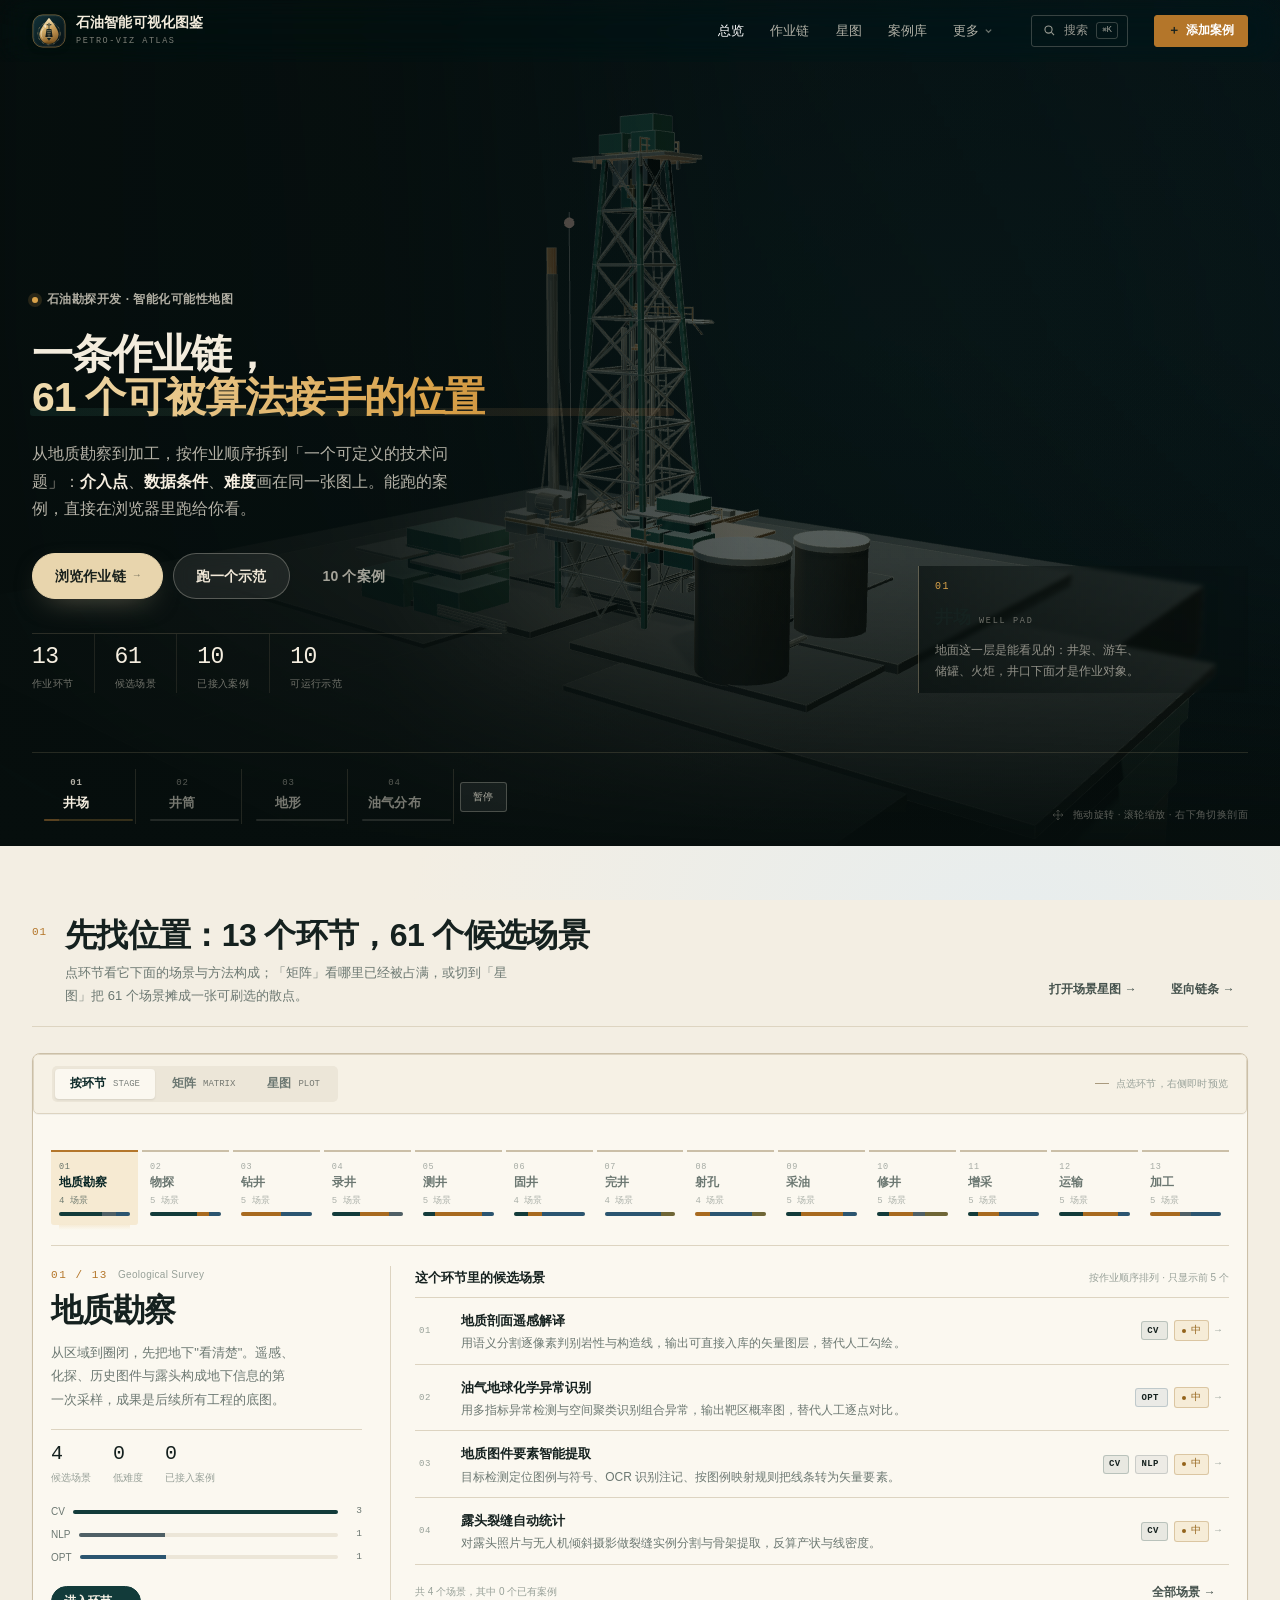
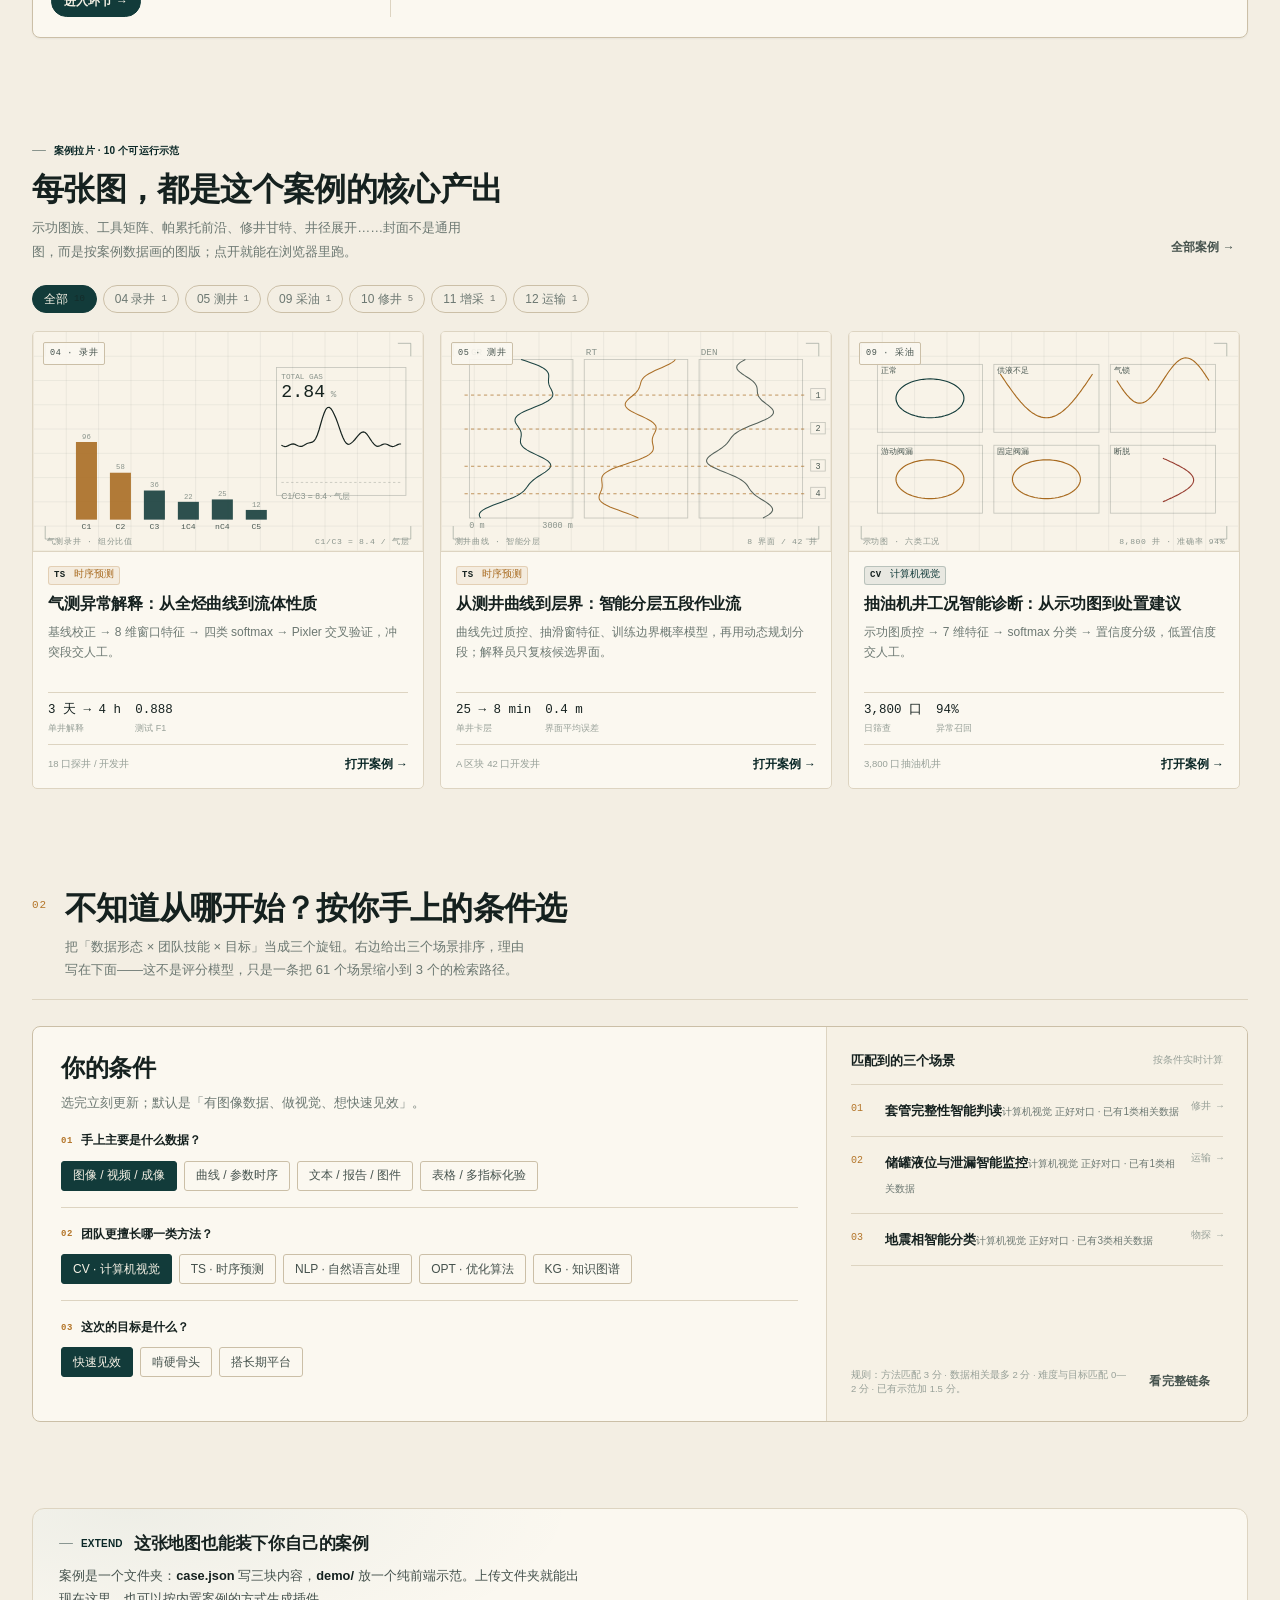
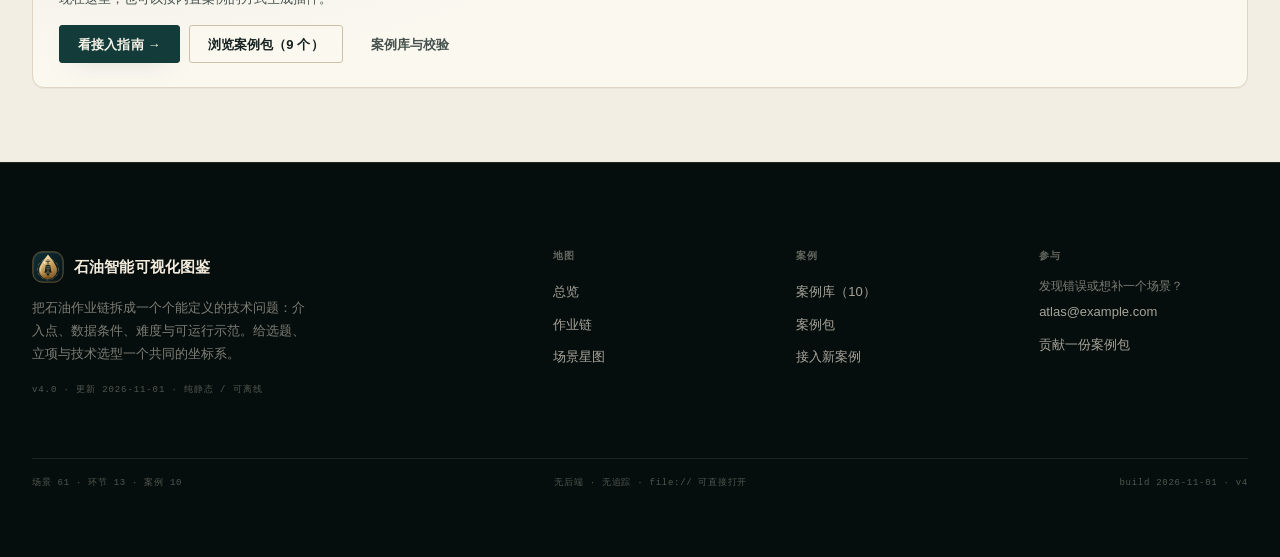
<file: index.html>
<!DOCTYPE html>
<html lang="zh-CN">
<head>
<meta charset="UTF-8">
<meta name="viewport" content="width=device-width, initial-scale=1">
<title>石油智能可视化图鉴</title>
<meta name="description" content="以图形直观呈现石油作业链上可被智能改造的候选场景：一图看懂技术介入点、数据条件与难度等级；带可运行的案例示范。">
<meta name="theme-color" content="#060f12">
<link rel="icon" type="image/svg+xml" href="assets/brand/logo.svg">
<meta http-equiv="Cache-Control" content="no-store, no-cache, must-revalidate">
<script>window.__BUILD__="2026-11-01 v4.0";</script>

<link rel="stylesheet" href="assets/core/tokens.css?v=20261101b">
<link rel="stylesheet" href="assets/core/layout.css?v=20261101b">
<link rel="stylesheet" href="assets/core/ui.css?v=20261101b">
<link rel="stylesheet" href="assets/core/v3.css?v=20261101b">
<link rel="stylesheet" href="assets/core/explore.css?v=20261101b">
</head>
<body>

<button class="skip-link" id="skip-link" type="button">跳到正文</button>
<script>document.getElementById('skip-link').addEventListener('click',function(){var m=document.querySelector('#view main')||document.getElementById('view');if(m){m.setAttribute('tabindex','-1');m.focus({preventScroll:false});}});</script>
<div id="route-line" class="route-line"></div>
<div id="view">
  <main class="wrap" style="padding:120px 0">
    <div class="empty"><b>正在加载</b>如果这行字一直不消失，说明脚本没有正确执行，
    请检查浏览器控制台。</div>
  </main>
</div>

<noscript>
  <div class="wrap" style="padding:80px 0">
    <div class="empty"><b>需要启用 JavaScript</b>本站是纯前端渲染的，所有页面由本地脚本生成。</div>
  </div>
</noscript>

<!-- =========================================================
     脚本加载顺序（改这里之前先读 docs/如何添加新案例.md）
     1. data.js         场景元数据
     2. registry.js     案例注册表
     3. kit.js          渲染工具箱
     4. cases/*         案例插件 —— 新增案例加在这一段
     5. case-demo-host  示范宿主（整页 iframe / 模块 Shadow DOM）
     6. case-upload     案例包导入（读 localStorage，必须在 shell 前）
     7. pack-library    案例包库页面（#/packs，导出/试跑）
     8. fx.js           首页动效（可选，失败不影响任何功能）
     9. admin.js        管理后台
    10. shell.js        外壳，必须最后
     ========================================================= -->
<script src="assets/data.js?v=20261101b"></script>
<script src="assets/core/registry.js?v=20261101b"></script>
<script src="assets/core/kit.js?v=20261101b"></script>

<script src="assets/cases/welllog-layer.case.js?v=20261101b"></script>
<script src="assets/cases/welllog-layer.demo.js?v=20261101b"></script>
<!-- ↑ 新案例加在这里：<script src="assets/cases/你的案例.case.js"></script> -->

<!-- CASES:BEGIN （本区块由 tools/build-cases.mjs 生成，勿手改） -->
<script src="assets/cases/casing-damage-cv.case.js?v=20261101b"></script>
<script src="assets/cases/fishing-tool-kg.case.js?v=20261101b"></script>
<script src="assets/cases/frac-optimize-opt.case.js?v=20261101b"></script>
<script src="assets/cases/gaslogging-fluid-ts.case.js?v=20261101b"></script>
<script src="assets/cases/pipeline-leak-ts.case.js?v=20261101b"></script>
<script src="assets/cases/pump-diagnosis-cv.case.js?v=20261101b"></script>
<script src="assets/cases/workover-duration-ts.case.js?v=20261101b"></script>
<script src="assets/cases/workover-plan-kg.case.js?v=20261101b"></script>
<script src="assets/cases/workover-risk-ts.case.js?v=20261101b"></script>
<!-- CASES:END -->

<!-- 上传的案例包（localStorage）在这里恢复注册，必须在 shell.js 之前 -->
<script src="assets/core/case-demo-host.js?v=20261101b"></script>
<script src="assets/core/case-upload.js?v=20261102a"></script>

<script src="assets/vendor/three.min.js?v=20261101b"></script>
<script src="assets/vendor/GLTFLoader.js?v=20261101b"></script>
<script src="assets/models/wellpad.glb.js?v=20261101b"></script>
<script src="assets/core/hero3d.js?v=20261101b"></script>
<script src="assets/core/pack-library.js?v=20261101b"></script>
<script src="assets/field/field-data.js?v=20261101b"></script>
<script src="assets/field/photos.js?v=20261101b"></script>
<script src="assets/core/plates.js?v=20261101b"></script>
<script src="assets/core/explore.js?v=20261101b"></script>
<script src="assets/core/v3.js?v=20261101b"></script>
<script src="assets/core/fx.js?v=20261101b"></script>
<script src="assets/core/admin.js?v=20261101b"></script>

<script src="assets/core/shell.js?v=20261101b"></script>

</body>
</html>
</file>
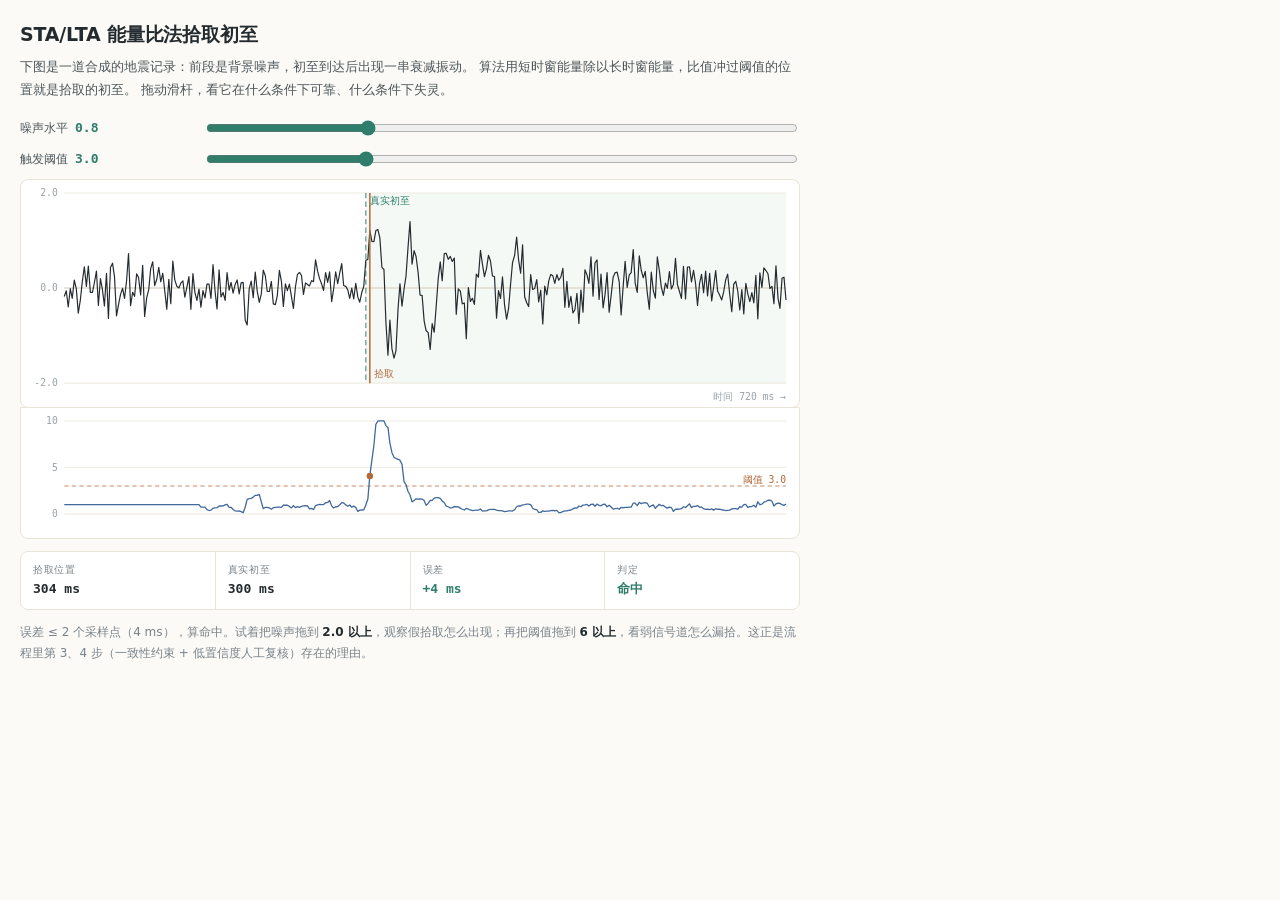
<file: firstbreak-pick-case/demo/index.html>
<!DOCTYPE html>
<html lang="zh-CN">
<head>
<meta charset="UTF-8">
<meta name="viewport" content="width=device-width, initial-scale=1">
<title>示范：STA/LTA 初至波自动拾取</title>
<link rel="stylesheet" href="demo.css">
</head>
<body>
<div class="panel">
  <h1>STA/LTA 能量比法拾取初至</h1>
  <p class="lead">下图是一道合成的地震记录：前段是背景噪声，初至到达后出现一串衰减振动。
  算法用短时窗能量除以长时窗能量，比值冲过阈值的位置就是拾取的初至。
  拖动滑杆，看它在什么条件下可靠、什么条件下失灵。</p>

  <div class="ctl">
    <label>噪声水平 <output id="out-noise">0.8</output></label>
    <input type="range" id="noise" min="0" max="3" step="0.1" value="0.8">
  </div>
  <div class="ctl">
    <label>触发阈值 <output id="out-th">3.0</output></label>
    <input type="range" id="th" min="1.2" max="8" step="0.1" value="3">
  </div>

  <svg id="trace" viewBox="0 0 720 210" role="img" aria-label="地震道与拾取结果"></svg>
  <svg id="ratio" viewBox="0 0 720 120" role="img" aria-label="STA/LTA 能量比曲线"></svg>

  <div class="readouts">
    <div class="ro"><span class="k">拾取位置</span><b id="ro-pick">—</b></div>
    <div class="ro"><span class="k">真实初至</span><b id="ro-true">—</b></div>
    <div class="ro"><span class="k">误差</span><b id="ro-err">—</b></div>
    <div class="ro"><span class="k">判定</span><b id="ro-verdict">—</b></div>
  </div>

  <p class="note" id="note"></p>
</div>
<script src="demo.js"></script>
</body>
</html>
</file>
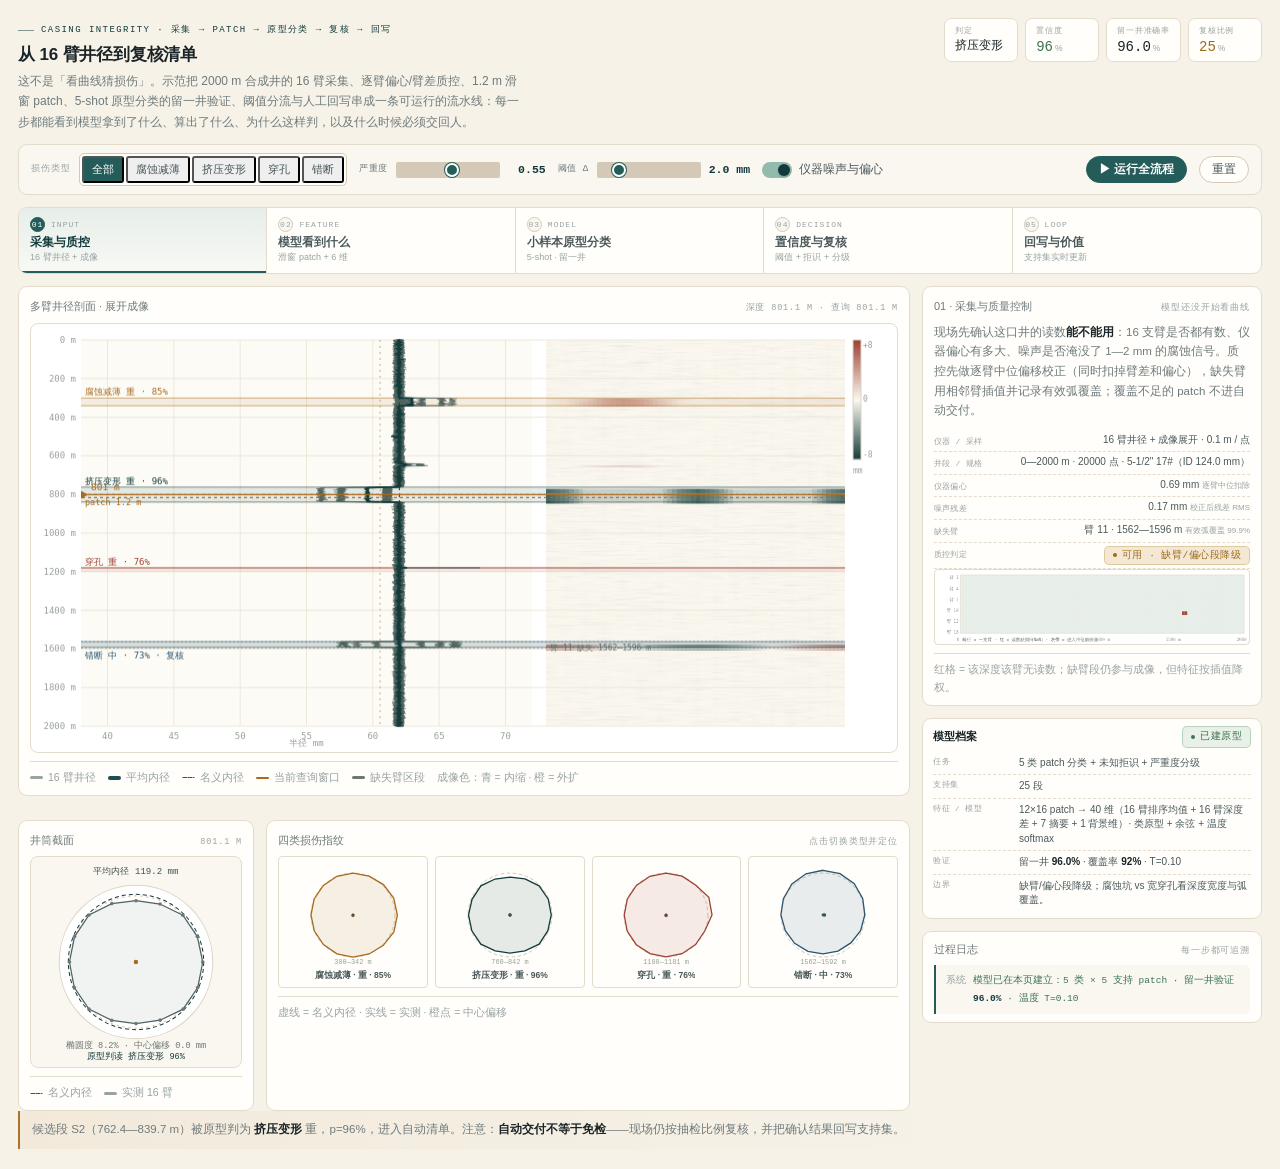
<file: cases/casing-damage-cv/demo/index.html>
<!DOCTYPE html>
<html lang="zh-CN">
<head>
<meta charset="UTF-8">
<meta name="viewport" content="width=device-width, initial-scale=1">
<title>示范：从 16 臂井径到复核清单（套管完整性智能判读）</title>
<link rel="stylesheet" href="demo.css">
<style>
  #log{display:block;width:100%;height:430px;border:1px solid var(--line);border-radius:8px;background:#fff;cursor:crosshair}
  .sect{border:1px solid var(--line);border-radius:8px;background:var(--card-soft);padding:4px}
  .sect svg{display:block;width:100%;height:auto}
  .left2{display:grid;grid-template-columns:minmax(0,236px) minmax(0,1fr);gap:12px;margin-top:12px}
  .sig-grid{display:grid;grid-template-columns:repeat(4,minmax(0,1fr));gap:7px}
  .sig{display:flex;flex-direction:column;gap:3px;align-items:center;padding:6px 4px 5px;border:1px solid var(--line);border-radius:4px;background:var(--card);cursor:pointer;text-align:center;transition:border-color .15s,background .15s;min-width:0}
  .sig:hover{border-color:var(--clay);background:var(--card-soft)}
  .sig.on{border-color:var(--clay);background:var(--clay-l)}
  .sig svg{display:block;width:100%;max-width:104px;height:auto}
  .sig .st{font-size:8.5px;font-weight:600;color:var(--ink-2);white-space:nowrap;overflow:hidden;text-overflow:ellipsis;max-width:100%}
  #qc{display:block;width:100%;height:auto;border:1px solid var(--line);border-radius:4px;background:#fff}
  #featpatch{display:block;width:100%;height:auto;border:1px solid var(--line);border-radius:4px;background:#fff}
  .qrow{display:flex;justify-content:space-between;gap:8px;font-size:10px;padding:3px 0;border-bottom:1px dashed var(--line)}
  .qrow:last-child{border-bottom:0}
  .qrow .k{color:var(--ink-4);font-family:var(--mono);font-size:8px;letter-spacing:.03em;white-space:nowrap;padding-top:2px}
  .qrow .v{color:var(--ink-2);text-align:right;line-height:1.45}
  .qrow .v .s{color:var(--ink-4);font-size:8px}
  .prow{display:flex;flex-wrap:wrap;gap:4px;align-items:flex-start;min-height:40px}
  .pitem{width:52px;text-align:center;min-width:0}
  .pitem canvas{display:block;width:100%;height:auto;border:1px solid var(--line);border-radius:3px;background:#fff;image-rendering:pixelated}
  .pitem span{display:block;font-family:var(--mono);font-size:7.5px;color:var(--ink-4);margin-top:1px;white-space:nowrap;overflow:hidden;text-overflow:ellipsis}
  .pitem.pmore{width:31px;font-family:var(--mono);font-size:9px;color:var(--ink-4);padding-top:10px}
  .prow.tiny{flex-wrap:nowrap;min-height:34px;flex:1}
  .prow.tiny .pitem{width:33px}
  .prow.tiny .pitem span{font-size:6.5px;line-height:1.2}
  .ghrow{display:flex;align-items:center;gap:6px;margin:2px 0}
  .ghrow .gh{width:64px;flex-shrink:0;font-family:var(--mono);font-size:7px;line-height:1.35;letter-spacing:.02em;color:var(--ink-4)}
  .ghrow .gh b{color:var(--ink-2);font-weight:600}
  .ghrow .gsub{font-family:var(--mono);font-size:7px;color:var(--ink-4);white-space:nowrap;overflow:hidden;text-overflow:ellipsis}
  .qsim{display:grid;grid-template-columns:54px minmax(0,1fr);gap:7px;align-items:start}
  .qp{width:54px}
  .qp #qpatch{display:block;width:100%;height:auto;border:1px solid var(--line);border-radius:3px;background:#fff;image-rendering:pixelated}
  .simrow{display:grid;grid-template-columns:40px minmax(0,1fr) 30px 30px;gap:5px;align-items:center;font-size:9px;padding:1px 0}
  .simrow .track{height:5px;border-radius:3px;background:var(--paper-3);overflow:hidden}
  .simrow .track i{display:block;height:100%;border-radius:3px}
  .simrow .mono{font-size:8px}
  .dval.compact4{grid-template-columns:repeat(4,minmax(0,1fr))}
  .dval.compact4>div{padding:5px 6px}
  .dval.compact4 .k{font-size:6.8px;letter-spacing:0;white-space:nowrap;overflow:hidden;text-overflow:ellipsis}
  .dval.compact4 .v{font-size:11.5px;margin-top:1px}
  .dval.compact4 .v small{font-size:7px;margin-left:1px}
  .dval.compact4 .s{font-size:7px;line-height:1.3;margin-top:0;white-space:nowrap;overflow:hidden;text-overflow:ellipsis}
  .dval.compact>div{padding:5px 7px}
  .dval.compact .v{font-size:12px}
  .dval.compact .s{font-size:8.5px}
  .dcm{grid-template-columns:40px repeat(5,minmax(0,1fr))}
  .dcm i{height:12px}
  .hit{display:grid;grid-template-columns:minmax(0,1fr) auto;gap:6px;padding:5px 0;border-bottom:1px solid var(--line);font-size:10.5px;cursor:pointer}
  .hit:last-child{border-bottom:0}
  .hit:hover{background:var(--jade-l)}
  .hit .d{font-family:var(--mono);font-size:9.5px;color:var(--ink-2)}
  .hit .m{color:var(--ink-4);font-size:9px;margin-top:1px;line-height:1.45}
  .callout{border-left:3px solid var(--warn);background:var(--warn-bg);padding:6px 8px;border-radius:0 5px 5px 0;font-size:10px;line-height:1.55;color:var(--ink-2);margin-top:6px}
  .callout .ci{font-family:var(--mono);font-size:8px;letter-spacing:.08em;color:var(--warn);font-weight:600;margin-right:6px}
  .dmodel{padding:7px 10px 6px}
  .dmodel-row{padding:4px 0;font-size:10px}
  .dmodel-row .k{font-size:7.5px;padding-top:1px}
  .dmodel-row .v{line-height:1.45}
  .dtrace{max-height:108px}
  select.fbsel{font-size:10px;padding:3px 5px;border:1px solid var(--line-2);border-radius:5px;background:var(--card);color:var(--ink-2);max-width:96px}
  .dctl{padding:8px 12px;gap:12px}
  .dctl .ctl-s input[type=range]{width:104px}
  .dctl .seg button{padding:4px 8px;font-size:11px}
  .dfig .dbar{line-height:1.4}
  @media(max-width:900px){
    .left2{grid-template-columns:minmax(0,1fr)}
    .sig-grid{grid-template-columns:repeat(2,minmax(0,1fr))}
    .dval.compact4{grid-template-columns:repeat(2,minmax(0,1fr))}
  }
  @media(max-width:560px){.sig-grid{grid-template-columns:repeat(2,minmax(0,1fr))}}
</style>
</head>
<body>

<div class="dhead">
  <div>
    <div class="dkick">CASING INTEGRITY · 采集 → patch → 原型分类 → 复核 → 回写</div>
    <h1>从 16 臂井径到复核清单</h1>
    <p class="lead">这不是「看曲线猜损伤」。示范把 2000 m 合成井的 16 臂采集、逐臂偏心/臂差质控、1.2 m 滑窗 patch、5-shot 原型分类的留一井验证、阈值分流与人工回写串成一条可运行的流水线：每一步都能看到模型拿到了什么、算出了什么、为什么这样判，以及什么时候必须交回人。</p>
  </div>
  <div class="dhead-r">
    <div class="dstat"><div class="k">判定</div><div class="v" id="st-verdict" style="font-size:12px">—</div></div>
    <div class="dstat good"><div class="k">置信度</div><div class="v" id="st-conf">—</div></div>
    <div class="dstat"><div class="k">留一井准确率</div><div class="v" id="st-acc">—</div></div>
    <div class="dstat warn"><div class="k">复核比例</div><div class="v" id="st-review">—</div></div>
  </div>
</div>

<div class="dctl">
  <div class="grp"><span class="glbl">损伤类型</span><div class="seg" id="seg-type"></div></div>
  <div class="ctl-s"><label>严重度</label><input type="range" id="r-sev" min="0" max="1" step="0.05" value="0.55"><output id="o-sev">0.55</output></div>
  <div class="ctl-s"><label>阈值 Δ</label><input type="range" id="r-thr" min="0.8" max="8" step="0.1" value="2.0"><output id="o-thr">2.0 mm</output></div>
  <label class="tog on" id="tog-noise"><i></i>仪器噪声与偏心</label>
  <span class="sp"></span>
  <button class="dbtn pri" id="btn-run" type="button">▶ 运行全流程</button>
  <button class="dbtn" id="btn-reset" type="button">重置</button>
</div>

<div class="dflow" id="flow" role="tablist" aria-label="套管损伤智能判读流程">
  <button type="button" class="on" data-s="0" role="tab" aria-selected="true"><span class="n"><i>01</i>INPUT</span><b>采集与质控</b><span>16 臂井径 + 成像</span></button>
  <button type="button" data-s="1" role="tab" aria-selected="false"><span class="n"><i>02</i>FEATURE</span><b>模型看到什么</b><span>滑窗 patch + 6 维</span></button>
  <button type="button" data-s="2" role="tab" aria-selected="false"><span class="n"><i>03</i>MODEL</span><b>小样本原型分类</b><span>5-shot · 留一井</span></button>
  <button type="button" data-s="3" role="tab" aria-selected="false"><span class="n"><i>04</i>DECISION</span><b>置信度与复核</b><span>阈值 + 拒识 + 分级</span></button>
  <button type="button" data-s="4" role="tab" aria-selected="false"><span class="n"><i>05</i>LOOP</span><b>回写与价值</b><span>支持集实时更新</span></button>
</div>

<div class="dgrid c2">
  <div class="dcol">
    <div class="dfig">
      <div class="dfig-h"><b>多臂井径剖面 · 展开成像</b><span id="cursor-hint">深度 —</span></div>
      <canvas id="log" width="1400" height="940"></canvas>
      <div class="dfig-foot">
        <span><i style="background:#99a3a4"></i>16 臂井径</span>
        <span><i style="background:#1d4e50;height:4px"></i>平均内径</span>
        <span><i class="dash"></i>名义内径</span>
        <span><i style="background:#a86a1f;height:2px"></i>当前查询窗口</span>
        <span><i style="background:#6c7872"></i>缺失臂区段</span>
        <span>成像色：青 = 内缩 · 橙 = 外扩</span>
      </div>
    </div>

    <div class="left2">
      <div class="dfig">
        <div class="dfig-h"><b>井筒截面</b><span id="sect-hint">—</span></div>
        <div class="sect"><svg id="sect" viewBox="0 0 200 200" role="img" aria-label="井筒截面"></svg></div>
        <div class="dfig-foot"><span><i class="dash"></i>名义内径</span><span><i style="background:#99a3a4"></i>实测 16 臂</span></div>
      </div>
      <div class="dfig">
        <div class="dfig-h"><b>四类损伤指纹</b><span>点击切换类型并定位</span></div>
        <div class="sig-grid" id="sig"></div>
        <div class="dfig-foot"><span>虚线 = 名义内径 · 实线 = 实测 · 橙点 = 中心偏移</span></div>
      </div>
    </div>
  </div>

  <div class="dcol">
    <div class="dfig dstage on" data-stage="0">
      <div class="dfig-h"><b>01 · 采集与质量控制</b><span>模型还没开始看曲线</span></div>
      <p class="dstage-lede">现场先确认这口井的读数<b>能不能用</b>：16 支臂是否都有数、仪器偏心有多大、噪声是否淹没了 1—2 mm 的腐蚀信号。质控先做逐臂中位偏移校正（同时扣掉臂差和偏心），缺失臂用相邻臂插值并记录有效弧覆盖；覆盖不足的 patch 不进自动交付。</p>
      <div class="qrow"><span class="k">仪器 / 采样</span><span class="v">16 臂井径 + 成像展开 · 0.1 m / 点</span></div>
      <div class="qrow"><span class="k">井段 / 规格</span><span class="v">0—2000 m · 20000 点 · 5-1/2" 17#（ID 124.0 mm）</span></div>
      <div class="qrow"><span class="k">仪器偏心</span><span class="v" id="q-ecc">—</span></div>
      <div class="qrow"><span class="k">噪声残差</span><span class="v" id="q-noise">—</span></div>
      <div class="qrow"><span class="k">缺失臂</span><span class="v" id="q-miss">—</span></div>
      <div class="qrow"><span class="k">质控判定</span><span class="v" id="q-gate">—</span></div>
      <canvas id="qc" width="640" height="150"></canvas>
      <div class="dfig-foot"><span>红格 = 该深度该臂无读数；缺臂段仍参与成像，但特征按插值降权。</span></div>
    </div>

    <div class="dfig dstage" data-stage="1">
      <div class="dfig-h"><b>02 · 模型看到什么</b><span>1.2 m 滑窗 = 12 × 16 patch</span></div>
      <p class="dstage-lede">沿深度每 0.1 m 滑一个 1.2 m 窗，把 16 臂展开成 <b>12 个深度箱 × 16 臂</b> 的 patch，每个格子先归一化为 <b>r/R0 − 1</b>。再从 patch 抽内偏、外扩、椭圆度、中心偏移、内/外弧覆盖与深度尖锐度；进入原型分类前，16 臂按偏差<b>排序</b>，消除损伤相对仪器臂号的方位差异——模型吃的是有物理含义的形状统计，不是原图。</p>
      <canvas id="featpatch" width="640" height="200"></canvas>
      <div id="feats" style="margin-top:6px"></div>
      <div class="dfig-foot"><span>选这 8 个量不是为了「多」，而是每一种损伤都能在物理上指认：腐蚀看外扩弧、挤压看椭圆度、错断看中心偏移、穿孔看窄而尖。</span></div>
    </div>

    <div class="dfig dstage" data-stage="2">
      <div class="dfig-h"><b>03 · 小样本原型分类与留一井验证</b><span>本页现场计算 · 合成支持集</span></div>
      <p class="dstage-lede">5 类 × 5 个支持 patch → 类内均值 = <b>类原型</b> → 查询 patch 与原型做余弦相似度 → 温度缩放 softmax。验证为<b>留一井</b>：轮流留出一口井的 5 个 patch 做查询，其余 4 口井建原型。</p>
      <div class="dval compact4" style="margin-bottom:5px">
        <div><div class="k">留一井验证</div><div class="v ok" id="m-acc">—</div><div class="s">5 折 · 25 patch</div></div>
        <div><div class="k">温度 T</div><div class="v" id="m-temp">—</div><div class="s">验证 logits 搜索</div></div>
        <div><div class="k">支持 / 查询</div><div class="v" id="m-n">—</div><div class="s">5 类 × 5 shot</div></div>
        <div><div class="k">自动覆盖</div><div class="v" id="m-cov">—</div><div class="s">p≥0.75 占比</div></div>
      </div>
      <div class="ghrow"><span class="gh">支持样本<br><b id="sup-hint">—</b></span><div class="prow tiny" id="support-row"></div></div>
      <div class="ghrow"><span class="gh">五类原型<br><span class="gsub">支持 patch 均值</span></span><div class="prow tiny" id="proto-row"></div></div>
      <div class="ghrow" style="margin-top:5px"><span class="gh">查询 patch</span><span class="gsub" id="query-hint">—</span></div>
      <div class="qsim">
        <div class="qp"><canvas id="qpatch" width="60" height="64"></canvas></div>
        <div id="sims"></div>
      </div>
      <div class="dfig-h" style="margin-top:6px"><b>留一井混淆矩阵</b><span>行 = 真实 · 列 = 预测 · 数字 = patch 数</span></div>
      <div class="dcm" id="cm"></div>
      <div class="dfig-foot"><span>合成支持/查询集现场计算；概率经温度缩放 + 2% 平滑（上限 98%）。混淆矩阵中 1 例轻度腐蚀被判成正常，就是当前失败边界。</span></div>
    </div>

    <div class="dfig dstage" data-stage="3">
      <div class="dfig-h"><b>04 · 置信度、分流与复核队列</b><span>模型输出如何变成动作</span></div>
      <p class="dstage-lede"><b>p ≥ 0.75 且次优差 ≥ 12 pts</b> 自动交付；<b>0.55—0.75</b> 复核；<b>p &lt; 0.55 或差距 &lt; 8 pts</b> 拒识；缺臂 patch 降级。Δ 决定候选，原型决定哪些候选值得看。</p>
      <div id="probs"></div>
      <div id="advice" style="margin-top:9px"></div>
      <div class="dfig-h" style="margin-top:9px"><b>人工复核队列</b><span id="queue-hint">—</span></div>
      <div id="queue"></div>
      <div class="dfig-h" style="margin-top:9px"><b>候选段合并与分流</b><span>拖动 Δ 实时联动</span></div>
      <div id="flowstat"></div>
      <div class="dfig-foot"><span>低阈值时接箍/结垢会进候选；正常高置信自动排除，低置信假候选仍占复核队列。</span></div>
    </div>

    <div class="dfig dstage" data-stage="4">
      <div class="dfig-h"><b>05 · 回写与价值</b><span>人工确认之后发生什么</span></div>
      <p class="dstage-lede">AI 的价值不是替代解释员，而是把「全井逐段看」变成「先看复核队列」。人工确认或纠正后，patch 加入对应类的支持集，<b>类原型当场重算</b>；验证集不自动重跑，下一轮要用新的留出井复验。</p>
      <div class="dfig-h" style="margin-bottom:3px"><b>案例口径 · 620 井次/年</b><span>现场复评统计，不是本页实测</span></div>
      <div class="dval compact" style="margin-bottom:6px">
        <div><div class="k">单井判读</div><div class="v">45 → 12 min</div><div class="s">人工逐段 vs 清单确认</div></div>
        <div><div class="k">年检测量</div><div class="v">620 井次</div><div class="s">案例设定口径</div></div>
        <div><div class="k">损伤召回</div><div class="v ok">78% → 96%</div><div class="s">抽检基线 vs 全检</div></div>
        <div><div class="k">单井误报</div><div class="v ok">2.8 → 1.2 段</div><div class="s">需人工排除的假候选</div></div>
      </div>
      <div class="dfig-h" style="margin-bottom:3px"><b>本页实测 · 合成单井</b><span>随阈值/严重度实时变化</span></div>
      <div class="dval compact" id="live-stats"></div>
      <div class="dfeed" id="feedback" style="margin-top:9px">
        <button class="dbtn" type="button" data-fb="ok">✓ 确认当前判断</button>
        <select class="fbsel" id="fb-class" aria-label="纠正类型"></select>
        <button class="dbtn" type="button" data-fb="fix">✗ 纠正并回写</button>
        <span class="dfeed-note" id="fb-note">—</span>
      </div>
      <div class="dfig-foot"><span>回写会立即改变类原型（页面上的概率/相似度随之变化）；留一井验证指标保持原值，直到下一轮用新留出井重跑——这是示范页刻意保留的边界。</span></div>
    </div>

    <div class="dmodel">
      <div class="dmodel-h"><b>模型档案</b><span class="db plain" id="m-badge">已建原型</span></div>
      <div class="dmodel-row"><span class="k">任务</span><span class="v">5 类 patch 分类 + 未知拒识 + 严重度分级</span></div>
      <div class="dmodel-row"><span class="k">支持集</span><span class="v" id="m-sup">—</span></div>
      <div class="dmodel-row"><span class="k">特征 / 模型</span><span class="v">12×16 patch → 40 维（16 臂排序均值 + 16 臂深度差 + 7 摘要 + 1 背景维）· 类原型 + 余弦 + 温度 softmax</span></div>
      <div class="dmodel-row"><span class="k">验证</span><span class="v" id="m-summary">—</span></div>
      <div class="dmodel-row"><span class="k">边界</span><span class="v">缺臂/偏心段降级；腐蚀坑 vs 宽穿孔看深度宽度与弧覆盖。</span></div>
    </div>

    <div class="dfig" style="padding-top:8px">
      <div class="dfig-h"><b>过程日志</b><span>每一步都可追溯</span></div>
      <div class="dtrace" id="trace"></div>
    </div>
  </div>
</div>

<p class="dnote" id="note"></p>

<script src="demo.js"></script>
</body>
</html>
</file>
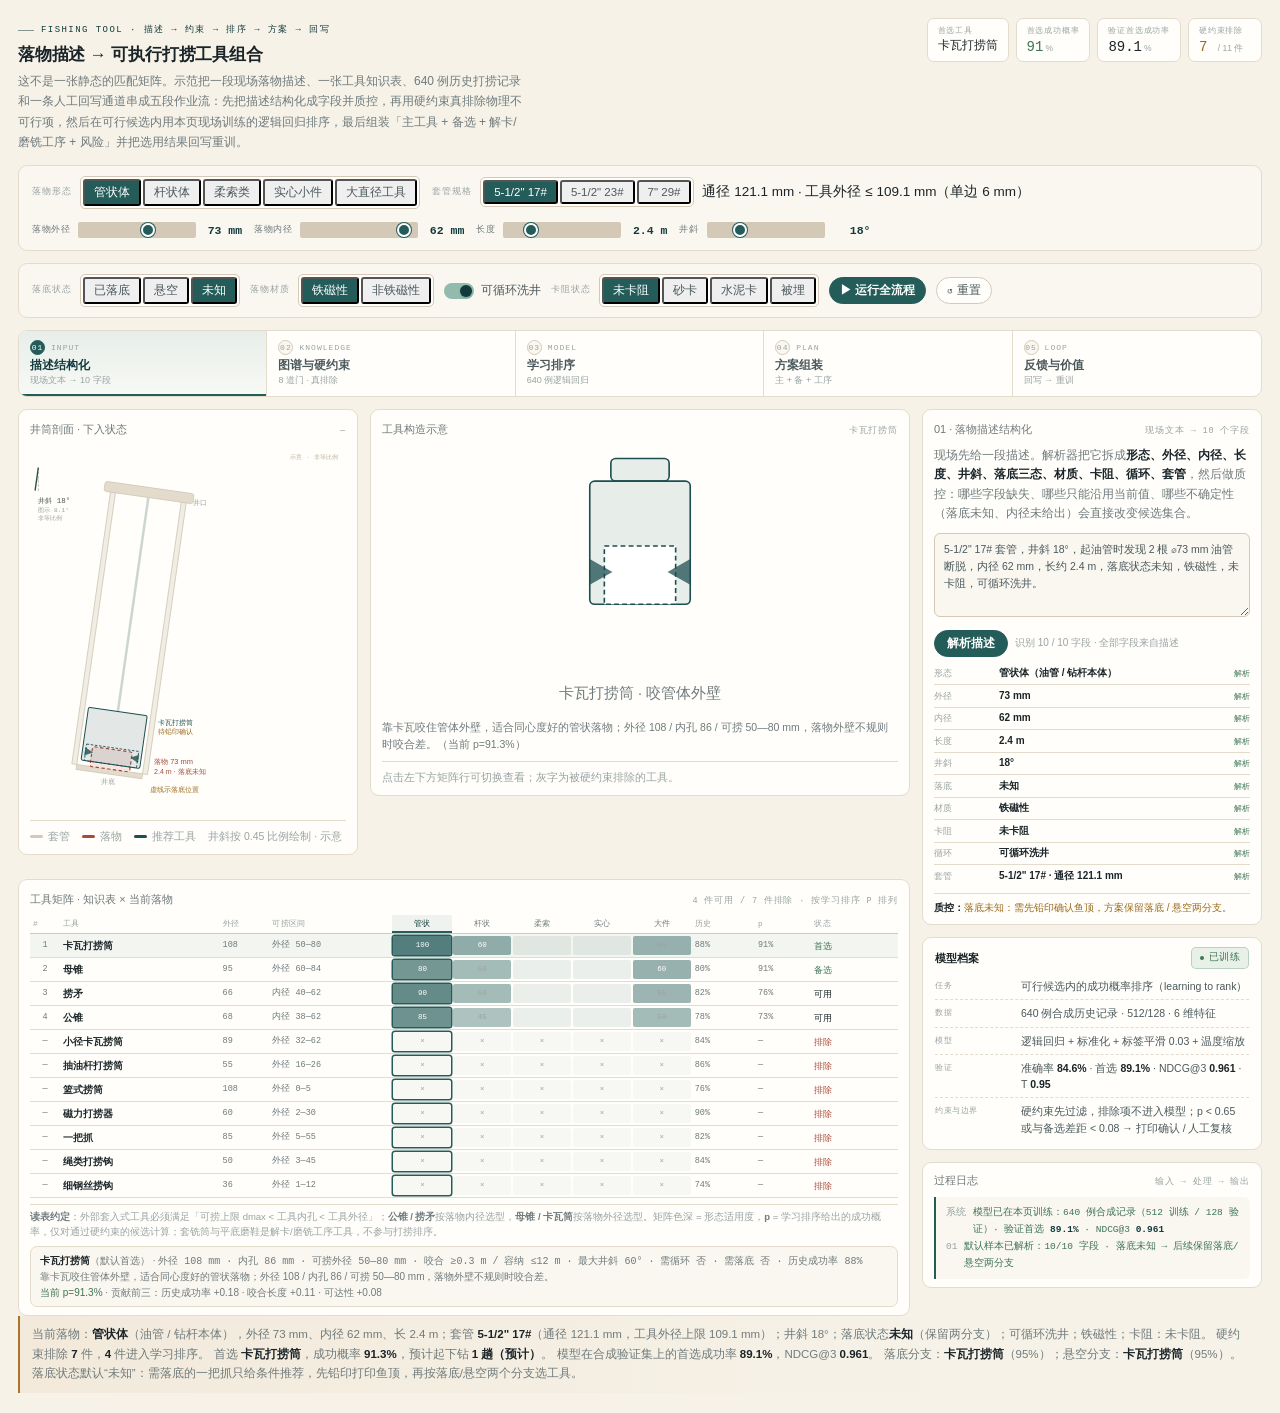
<file: cases/fishing-tool-kg/demo/index.html>
<!DOCTYPE html>
<html lang="zh-CN">
<head>
<meta charset="UTF-8">
<meta name="viewport" content="width=device-width, initial-scale=1">
<title>示范：从落物描述到打捞工具组合</title>
<link rel="stylesheet" href="demo.css">
<style>
  .dctl{gap:12px}
  .dctl.sub{gap:10px}
  .dctl .seg button{padding:4px 9px}
  .dctl input[type=range]{width:118px}
  .dctl .dbtn{padding:5px 10px}
  .dcv{display:grid;grid-template-columns:minmax(0,340px) minmax(0,1fr);gap:12px;align-items:start}
  #toolart{height:268px;width:100%}
  .art-note{font-size:10.5px;color:var(--ink-3);line-height:1.6;margin-top:5px;min-height:34px}
  .mxwrap{overflow-x:auto}
  .mx{width:100%;border-collapse:collapse;table-layout:fixed;font-size:9.5px;line-height:1.3}
  .mx th{font-family:var(--mono);font-size:7.8px;letter-spacing:.03em;color:var(--ink-4);font-weight:400;text-align:left;padding:4px 3px;border-bottom:1px solid var(--line-2);white-space:nowrap}
  .mx th.cf{cursor:pointer;text-align:center;color:var(--ink-3)}
  .mx th.cf:hover{color:var(--jade-d)}
  .mx th.cur{color:var(--jade-d);background:rgba(36,92,90,.07);box-shadow:inset 0 -2px 0 var(--jade)}
  .mx td{padding:3px;border-bottom:1px solid var(--line);vertical-align:middle}
  .mx tr.toolrow{cursor:pointer}
  .mx tr.toolrow:hover td{background:var(--card-soft)}
  .mx tr.best td{background:rgba(36,92,90,.055)}
  .mx tr.focus td{box-shadow:inset 0 0 0 1px rgba(36,92,90,.38)}
  .mx .tn{font-weight:600;color:var(--ink);white-space:nowrap;overflow:hidden;text-overflow:ellipsis}
  .mx .num{font-family:var(--mono);font-size:8.5px;color:var(--ink-3);white-space:nowrap}
  .mx .cell{padding:2px 1px;text-align:center}
  .mx .cell i{display:block;height:19px;border-radius:2px;font-style:normal;font-family:var(--mono);font-size:7.5px;line-height:19px;color:var(--ink-2)}
  .mx .cell.cur i{box-shadow:0 0 0 1.5px var(--jade)}
  .mx .st{font-size:8.5px;line-height:1.3;white-space:nowrap}
  .mx .st.ok{color:var(--ok)}
  .mx .st.no{color:var(--bad)}
  .mx .st.cond{color:var(--warn)}
  .tblcap{font-size:9.5px;color:var(--ink-4);line-height:1.55;margin-top:6px;border-top:1px solid var(--line);padding-top:5px}
  .tblcap b{color:var(--ink-3)}
  #tool-detail{margin-top:6px;border:1px solid var(--line);border-radius:7px;background:var(--card-soft);padding:6px 9px;font-size:10px;line-height:1.55;color:var(--ink-3);min-height:48px}
  #tool-detail b{color:var(--ink)}
  #tool-detail .why{color:var(--bad)}
  #tool-detail .ok{color:var(--ok)}
  #desc-text{width:100%;font-family:var(--sans);font-size:10.5px;line-height:1.6;color:var(--ink-2);background:var(--card-soft);border:1px solid var(--line-2);border-radius:6px;padding:7px 9px;resize:vertical;min-height:84px}
  .parsebar{display:flex;align-items:center;gap:7px;margin:5px 0 6px;flex-wrap:wrap}
  .fieldrow{display:grid;grid-template-columns:58px minmax(0,1fr) auto;gap:7px;align-items:baseline;padding:3.5px 0;border-bottom:1px solid var(--line);font-size:10px;line-height:1.45}
  .fieldrow:last-child{border-bottom:0}
  .fieldrow .fk{font-family:var(--mono);font-size:8.5px;color:var(--ink-4);white-space:nowrap}
  .fieldrow .fv{color:var(--ink-2)}
  .fieldrow .fv b{color:var(--ink)}
  .fieldrow .fs{font-family:var(--mono);font-size:7.8px;color:var(--ink-4);white-space:nowrap}
  .fieldrow .fs.parsed{color:var(--ok)}
  .fieldrow .fs.manual{color:var(--clay-d)}
  .quality{font-size:10px;line-height:1.6;color:var(--ink-3);border-top:1px solid var(--line);margin-top:6px;padding-top:6px}
  .quality .bad{color:var(--bad)}
  .quality .warn{color:var(--warn)}
  .gaterow{display:grid;grid-template-columns:15px minmax(0,1fr) 54px;gap:6px;align-items:center;padding:3.5px 0;border-bottom:1px solid var(--line);font-size:9.8px;line-height:1.45}
  .gaterow .gi{font-family:var(--mono);font-size:8px;color:var(--ink-4);text-align:center}
  .gaterow .gt{color:var(--ink-2);min-width:0}
  .gaterow .gt b{color:var(--ink)}
  .gaterow .gt em{font-style:normal;font-family:var(--mono);font-size:8.3px;color:var(--ink-4);display:block;white-space:nowrap;overflow:hidden;text-overflow:ellipsis}
  .gaterow .gv{font-family:var(--mono);font-size:8.3px;color:var(--ink-4);text-align:right;white-space:nowrap}
  .gaterow .gv.no{color:var(--bad)}
  .gaterow .gv.ok{color:var(--ok)}
  .gbar{grid-column:2/4;height:4px;border-radius:2px;background:var(--paper-3);overflow:hidden;margin-top:1px}
  .gbar i{display:block;height:100%;background:var(--jade);border-radius:2px}
  .gbar i.no{background:var(--bad)}
  .exlist{max-height:220px;overflow:auto}
  .exrow{display:grid;grid-template-columns:82px minmax(0,1fr);gap:7px;padding:4px 0;border-bottom:1px dashed var(--line);font-size:9.3px;line-height:1.5}
  .exrow:last-child{border-bottom:0}
  .exrow .en{font-weight:600;color:var(--ink-3)}
  .exrow .er{color:var(--bad)}
  .plan{border:1px solid var(--line-2);border-radius:7px;padding:7px 9px;background:var(--card-soft)}
  .plan.alt{border-style:dashed;background:transparent;margin-top:6px}
  .plan-h{display:flex;align-items:center;gap:6px;flex-wrap:wrap}
  .plan-h b{font-size:12.5px}
  .plan-h .mono{margin-left:auto;font-size:10.5px;color:var(--jade-d)}
  .plan-spec{font-family:var(--mono);font-size:8.2px;color:var(--ink-4);line-height:1.55;margin-top:3px}
  .plan-why{font-size:10.2px;color:var(--ink-2);line-height:1.6;margin-top:4px}
  .plan-why b{color:var(--ink)}
  .riskline{font-size:10px;line-height:1.55;color:var(--ink-3);padding:2px 0}
  .riskline .bad{color:var(--bad)}
  .riskline .warn{color:var(--warn)}
  .ordlist{counter-reset:o;font-size:10.5px;color:var(--ink-2);line-height:1.6}
  .ordlist div{padding:4px 0 4px 20px;position:relative;border-bottom:1px solid var(--line)}
  .ordlist div:last-child{border-bottom:0}
  .ordlist div::before{counter-increment:o;content:counter(o);position:absolute;left:0;top:5px;width:14px;height:14px;border-radius:3px;background:var(--jade-l);color:var(--jade-d);font-family:var(--mono);font-size:8px;display:grid;place-items:center}
  .ordlist b{color:var(--ink)}
  .prep-row{display:grid;grid-template-columns:72px minmax(0,1fr) auto;gap:7px;align-items:start;padding:5px 0;border-bottom:1px solid var(--line);font-size:9.5px;line-height:1.5}
  .prep-row:last-child{border-bottom:0}
  .prep-row .pn{font-weight:600;color:var(--ink-3)}
  .prep-row .pd{color:var(--ink-3)}
  .prep-row .pd em{font-style:normal;font-family:var(--mono);font-size:8px;color:var(--ink-4);display:block}
  .wrow{display:grid;grid-template-columns:64px minmax(0,1fr) 40px;gap:6px;align-items:center;font-size:9.5px;color:var(--ink-3);padding:2.5px 0}
  .wrow .track{height:5px;border-radius:3px;background:var(--paper-3);position:relative;overflow:hidden}
  .wrow .track i{position:absolute;top:0;bottom:0;border-radius:3px}
  .wrow .val{font-family:var(--mono);font-size:8.5px;text-align:right;color:var(--ink-2)}
  .wgrid{display:grid;grid-template-columns:minmax(0,1fr) minmax(0,1fr);gap:2px 14px}
  .wcell{display:grid;grid-template-columns:58px minmax(0,1fr) 30px;gap:4px;align-items:center;font-size:8.8px;color:var(--ink-3);line-height:1.4;padding:1.5px 0}
  .wcell .lb{white-space:nowrap;overflow:hidden;text-overflow:ellipsis}
  .wcell .track{height:5px;border-radius:3px;background:var(--paper-3);position:relative;overflow:hidden}
  .wcell .track i{position:absolute;top:0;bottom:0;border-radius:3px}
  .wcell .val{font-family:var(--mono);font-size:8px;text-align:right;color:var(--ink-2)}
  .cm2{grid-template-columns:54px 1fr 1fr;gap:2px 4px}
  .cm2 .lb{text-align:right;color:var(--ink-4);font-size:8px;white-space:nowrap}
  .cm2 i{display:flex;align-items:center;justify-content:center;height:21px;border-radius:2px;font-style:normal;font-family:var(--mono);font-size:8.5px}
  .cmnote{font-size:9px;color:var(--ink-4);line-height:1.5;margin-top:3px}
  .fbgrid{display:flex;gap:7px;flex-wrap:wrap;margin-top:5px;font-size:9.5px;color:var(--ink-4)}
  .online-row{display:grid;grid-template-columns:82px 48px 1fr;gap:6px;font-size:9.3px;line-height:1.5;padding:3px 0;border-bottom:1px dashed var(--line)}
  .online-row:last-child{border-bottom:0}
  .online-row .on{font-weight:600;color:var(--ink-3)}
  .online-row .ov{font-family:var(--mono);font-size:8.5px;color:var(--ink-2)}
  .online-row .od{color:var(--ink-4)}
  .plain-note{font-size:9.5px;color:var(--ink-4);line-height:1.55}
  #curve{height:78px}
  @media (max-width:900px){.dcv{grid-template-columns:minmax(0,1fr)}#toolart{height:230px}}
</style>
</head>
<body>

<div class="dhead">
  <div>
    <div class="dkick">FISHING TOOL · 描述 → 约束 → 排序 → 方案 → 回写</div>
    <h1>落物描述 → 可执行打捞工具组合</h1>
    <p class="lead">这不是一张静态的匹配矩阵。示范把一段现场落物描述、一张工具知识表、640 例历史打捞记录和一条人工回写通道串成五段作业流：先把描述结构化成字段并质控，再用硬约束真排除物理不可行项，然后在可行候选内用本页现场训练的逻辑回归排序，最后组装「主工具 + 备选 + 解卡/磨铣工序 + 风险」并把选用结果回写重训。</p>
  </div>
  <div class="dhead-r">
    <div class="dstat"><div class="k">首选工具</div><div class="v" id="st-tool" style="font-size:12px">—</div></div>
    <div class="dstat good"><div class="k">首选成功概率</div><div class="v" id="st-prob">—</div></div>
    <div class="dstat"><div class="k">验证首选成功率</div><div class="v" id="st-top1">—</div></div>
    <div class="dstat warn"><div class="k">硬约束排除</div><div class="v" id="st-excl">—</div></div>
  </div>
</div>

<div class="dctl">
  <div class="grp"><span class="glbl">落物形态</span><div class="seg" id="seg-form"></div></div>
  <div class="grp"><span class="glbl">套管规格</span><div class="seg" id="seg-casing"></div><span class="hint" id="casing-hint">—</span></div>
  <div class="ctl-s"><label>落物外径</label><input type="range" id="r-od" min="1" max="120" step="1" value="73"><output id="o-od">73 mm</output></div>
  <div class="ctl-s"><label>落物内径</label><input type="range" id="r-fid" min="0" max="67" step="1" value="62"><output id="o-fid">62 mm</output></div>
  <div class="ctl-s"><label>长度</label><input type="range" id="r-len" min="0.1" max="12" step="0.1" value="2.4"><output id="o-len">2.4 m</output></div>
  <div class="ctl-s"><label>井斜</label><input type="range" id="r-incl" min="0" max="70" step="1" value="18"><output id="o-incl">18°</output></div>
</div>

<div class="dctl sub">
  <div class="grp"><span class="glbl">落底状态</span><div class="seg sm" id="seg-bottom">
    <button data-b="1">已落底</button><button data-b="0">悬空</button><button data-b="u" class="on">未知</button>
  </div></div>
  <div class="grp"><span class="glbl">落物材质</span><div class="seg sm" id="seg-mat">
    <button data-m="ferro" class="on">铁磁性</button><button data-m="non">非铁磁性</button>
  </div></div>
  <label class="tog on" id="tog-circ"><i></i>可循环洗井</label>
  <div class="grp"><span class="glbl">卡阻状态</span><div class="seg sm" id="seg-stuck">
    <button data-s="none" class="on">未卡阻</button><button data-s="sand">砂卡</button><button data-s="cement">水泥卡</button><button data-s="buried">被埋</button>
  </div></div>
  <button class="dbtn pri" id="btn-run" type="button">▶ 运行全流程</button>
  <button class="dbtn" id="btn-reset" type="button">↺ 重置</button>
</div>

<div class="dflow" id="flow" role="tablist" aria-label="落物打捞作业流">
  <button type="button" class="on" data-s="0" role="tab" aria-selected="true"><span class="n"><i>01</i>INPUT</span><b>描述结构化</b><span>现场文本 → 10 字段</span></button>
  <button type="button" data-s="1" role="tab" aria-selected="false"><span class="n"><i>02</i>KNOWLEDGE</span><b>图谱与硬约束</b><span>8 道门 · 真排除</span></button>
  <button type="button" data-s="2" role="tab" aria-selected="false"><span class="n"><i>03</i>MODEL</span><b>学习排序</b><span>640 例逻辑回归</span></button>
  <button type="button" data-s="3" role="tab" aria-selected="false"><span class="n"><i>04</i>PLAN</span><b>方案组装</b><span>主 + 备 + 工序</span></button>
  <button type="button" data-s="4" role="tab" aria-selected="false"><span class="n"><i>05</i>LOOP</span><b>反馈与价值</b><span>回写 → 重训</span></button>
</div>

<div class="dgrid c2">
  <div class="dcol">
    <div class="dcv">
      <div class="dfig">
        <div class="dfig-h"><b>井筒剖面 · 下入状态</b><span id="sch-hint">—</span></div>
        <svg id="schematic" viewBox="0 0 380 440" role="img" aria-label="井筒与落物打捞示意"></svg>
        <div class="dfig-foot">
          <span><i style="background:#d3c9b6"></i>套管</span>
          <span><i style="background:#a64b3c"></i>落物</span>
          <span><i style="background:#1d4e50"></i>推荐工具</span>
          <span>井斜按 0.45 比例绘制 · 示意</span>
        </div>
      </div>
      <div class="dfig">
        <div class="dfig-h"><b>工具构造示意</b><span id="art-hint">—</span></div>
        <svg id="toolart" viewBox="0 0 210 172" role="img" aria-label="工具构造"></svg>
        <p class="art-note" id="art-note">—</p>
        <div class="dfig-foot"><span>点击左下方矩阵行可切换查看；灰字为被硬约束排除的工具。</span></div>
      </div>
    </div>

    <div class="dfig" style="margin-top:12px">
      <div class="dfig-h"><b>工具矩阵 · 知识表 × 当前落物</b><span id="rank-hint">—</span></div>
      <div id="rank" class="mxwrap"></div>
      <div class="tblcap"><b>读表约定</b>：外部套入式工具必须满足「可捞上限 dmax &lt; 工具内孔 &lt; 工具外径」；<b>公锥 / 捞矛</b>按落物内径选型，<b>母锥 / 卡瓦筒</b>按落物外径选型。矩阵色深 = 形态适用度，<b>p</b> = 学习排序给出的成功概率，仅对通过硬约束的候选计算；套铣筒与平底磨鞋是解卡/磨铣工序工具，不参与打捞排序。</div>
      <div id="tool-detail">—</div>
    </div>
  </div>

  <div class="dcol">
    <div class="dfig dstage on" data-stage="0">
      <div class="dfig-h"><b>01 · 落物描述结构化</b><span>现场文本 → 10 个字段</span></div>
      <p class="dstage-lede">现场先给一段描述。解析器把它拆成<b>形态、外径、内径、长度、井斜、落底三态、材质、卡阻、循环、套管</b>，然后做质控：哪些字段缺失、哪些只能沿用当前值、哪些不确定性（落底未知、内径未给出）会直接改变候选集合。</p>
      <textarea id="desc-text" spellcheck="false">5-1/2" 17# 套管，井斜 18°，起油管时发现 2 根 ∅73 mm 油管断脱，内径 62 mm，长约 2.4 m，落底状态未知，铁磁性，未卡阻，可循环洗井。</textarea>
      <div class="parsebar">
        <button class="dbtn pri" id="btn-parse" type="button">解析描述</button>
        <span class="dfeed-note" id="parse-note">等待解析：也可以直接拖动上方参数，字段来源会标成「手工」。</span>
      </div>
      <div id="fields"></div>
      <div class="quality" id="quality">—</div>
    </div>

    <div class="dfig dstage" data-stage="1">
      <div class="dfig-h"><b>02 · 工具知识图谱与硬约束</b><span>先排除，再排序</span></div>
      <p class="dstage-lede">工具知识表不是一张打分表，而是一组<b>可判定的物理条件</b>。这里按顺序过 8 道门：鱼顶可达 → 通径/单边间隙 → 可捞区间 → 材质 → 井斜 → 循环 → 落底 → 咬合长度。任何一道不通过就直接标「不可用」，<b>不进入学习排序，也不靠扣分蒙混</b>。</p>
      <p class="plain-note" style="margin-bottom:4px">图谱：5 类落物 × 11 件打捞工具 × 2 件工序工具；边 = 形态适用度 / 可捞区间 / 工况条件。</p>
      <div id="gates"></div>
      <div class="dfig-h" style="margin-top:8px"><b>被排除的工具</b><span>原因全量列出</span></div>
      <div id="excluded" class="exlist"></div>
    </div>

    <div class="dfig dstage" data-stage="2">
      <div class="dfig-h"><b>03 · 学习排序 · 640 例逻辑回归</b><span>本页现场训练 · 合成数据</span></div>
      <p class="dstage-lede">用 640 例合成记录（512 训练 / 128 验证）训练逻辑回归；6 维特征标准化、标签平滑 0.03、温度缩放。模型只给<b>已通过硬约束的候选</b>打分，不能把被排除的工具拉回推荐。</p>
      <div class="dval" style="margin-bottom:7px">
        <div><div class="k">训练 / 验证</div><div class="v" id="m-n">—</div><div class="s">训练 / 验证例数</div></div>
        <div><div class="k">验证准确率</div><div class="v ok" id="m-acc">—</div><div class="s">单候选 · 阈值 0.50</div></div>
        <div><div class="k">首选成功率</div><div class="v" id="m-top1">—</div><div class="s">验证集 · 每组取 Top-1</div></div>
        <div><div class="k">NDCG@3</div><div class="v" id="m-ndcg">—</div><div class="s">组内排序质量</div></div>
      </div>
      <div class="dfig-h"><b>训练损失</b><span>交叉熵 · 每 10 轮</span></div>
      <svg class="dcurve" id="curve" viewBox="0 0 320 78" role="img" aria-label="训练损失曲线"></svg>
      <div class="dfig-h" style="margin-top:7px"><b>验证 2×2</b><span>阈值 0.50 · Brier / T</span></div>
      <div class="dcm cm2" id="cm"></div>
      <div class="cmnote" id="cm-note">—</div>
      <div class="dfig-h" style="margin-top:8px"><b>标准化特征权重</b><span>正 = 推高成功概率</span></div>
      <div id="weights"></div>
      <div class="dfig-h" style="margin-top:8px"><b>当前候选的成功概率</b><span>仅硬约束通过的候选</span></div>
      <div id="probs"></div>
      <div class="dfig-h" style="margin-top:8px"><b>首选的特征贡献</b><span>w × 标准化特征</span></div>
      <div id="parts"></div>
    </div>

    <div class="dfig dstage" data-stage="3">
      <div class="dfig-h"><b>04 · 方案组装</b><span>主工具 + 备选 + 解卡/磨铣</span></div>
      <p class="dstage-lede">排序第一不等于「只带一件工具」。方案要给出<b>主工具、备选、工具串、作业顺序和风险前提</b>：落底未知先打印确认并保留两分支；砂卡/水泥卡追加震击器 + 安全接头；没有可行打捞工具时，转套铣/磨铣工序，而不是硬推一个物理上不可行的选项。</p>
      <div id="plan-main">—</div>
      <div id="risks" style="margin-top:7px"></div>
      <div class="dfig-h" style="margin-top:8px"><b>作业顺序</b><span>按工具类型与卡阻状态</span></div>
      <div class="ordlist" id="orders"></div>
      <div class="dfig-h" style="margin-top:8px"><b>解卡 / 磨铣工序</b><span>不参与打捞排序</span></div>
      <div id="prep"></div>
    </div>

    <div class="dfig dstage" data-stage="4">
      <div class="dfig-h"><b>05 · 反馈与价值</b><span>回写 → 在线更新 → 重训</span></div>
      <p class="dstage-lede">模型的最后一个输入是<b>现场结果</b>。工程师确认「这次选用成功/失败」后，工具成功率按贝叶斯平滑更新，样本追加进训练集并重训；下一轮的权重会变，日志里能看见变化。</p>
      <div class="dval" style="margin-bottom:7px">
        <div><div class="k">历史记录</div><div class="v">640 例</div><div class="s">512 训练 / 128 验证</div></div>
        <div><div class="k">选型耗时</div><div class="v">2 h → 10 min</div><div class="s">示范口径</div></div>
        <div><div class="k">一次成功率</div><div class="v ok">71% → 89%</div><div class="s">经验选型 → 系统选型 · 示范</div></div>
        <div><div class="k">错配 / 空跑</div><div class="v">2.1 → 0.6 次</div><div class="s">每 10 井次 · 示范口径</div></div>
      </div>
      <p class="plain-note">口径说明：640 例是<b>合成示范历史记录</b>；71% → 89% 是「现场经验选型 → 系统选型」的示范口径，不是本页合成验证集的实测。现场落地需用真实打捞记录重新训练与验收。</p>
      <div class="dfeed" id="feedback" style="margin-top:7px">
        <button class="dbtn" type="button" data-fb="ok">✓ 选用成功</button>
        <button class="dbtn" type="button" data-fb="bad">✗ 选用失败</button>
        <span class="dfeed-note" id="fb-note">回写 0 条 · 人工确认后才进入下一轮训练</span>
      </div>
      <div class="fbgrid" id="fb-log">—</div>
      <div class="dfig-h" style="margin-top:8px"><b>在线更新</b><span>成功率平滑 + 追加样本重训</span></div>
      <div id="online">—</div>
    </div>

    <div class="dmodel">
      <div class="dmodel-h"><b>模型档案</b><span class="db plain" id="m-badge">已训练</span></div>
      <div class="dmodel-row"><span class="k">任务</span><span class="v">可行候选内的成功概率排序（learning to rank）</span></div>
      <div class="dmodel-row"><span class="k">数据</span><span class="v">640 例合成历史记录 · 512/128 · 6 维特征</span></div>
      <div class="dmodel-row"><span class="k">模型</span><span class="v">逻辑回归 + 标准化 + 标签平滑 0.03 + 温度缩放</span></div>
      <div class="dmodel-row"><span class="k">验证</span><span class="v" id="m-summary">—</span></div>
      <div class="dmodel-row"><span class="k">约束与边界</span><span class="v">硬约束先过滤，排除项不进入模型；p &lt; 0.65 或与备选差距 &lt; 0.08 → 打印确认 / 人工复核</span></div>
    </div>

    <div class="dfig" style="padding-top:8px">
      <div class="dfig-h"><b>过程日志</b><span>输入 → 处理 → 输出</span></div>
      <div class="dtrace" id="trace"></div>
    </div>
  </div>
</div>

<p class="dnote" id="note"></p>

<script src="demo.js"></script>
</body>
</html>
</file>
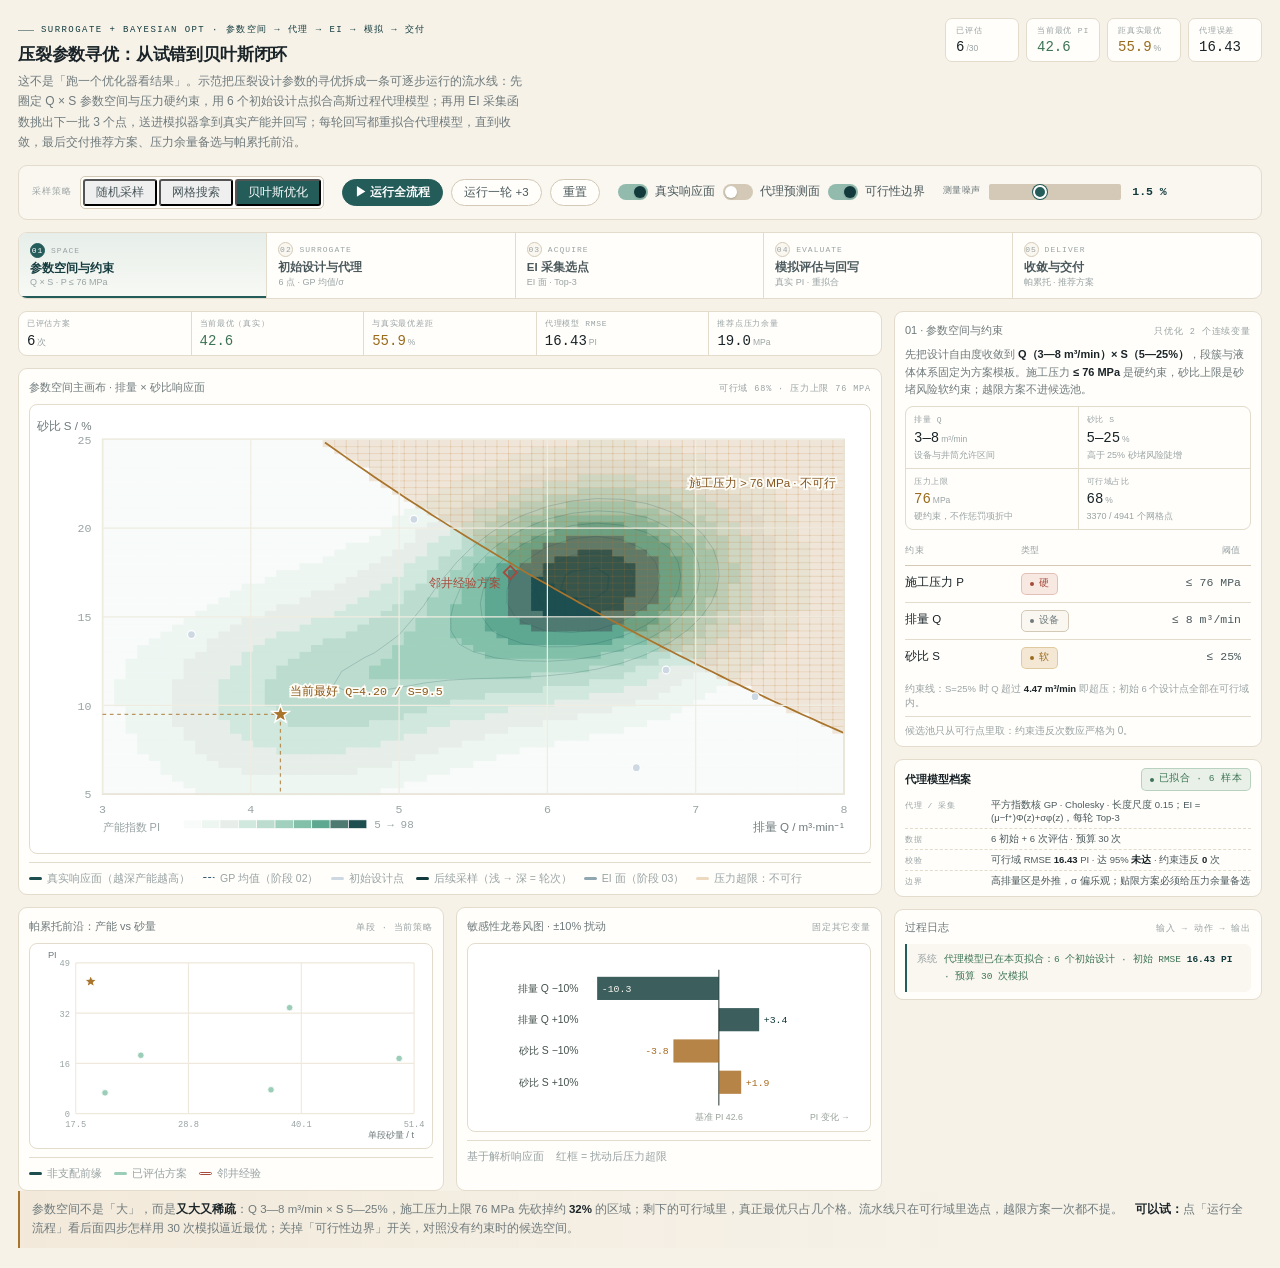
<file: cases/frac-optimize-opt/demo/index.html>
<!DOCTYPE html>
<html lang="zh-CN">
<head>
<meta charset="UTF-8">
<meta name="viewport" content="width=device-width, initial-scale=1">
<title>示范：压裂参数寻优（从试错到贝叶斯闭环）</title>
<link rel="stylesheet" href="demo.css">
<style>
  /* 本页右列信息密度高：把公共皮肤的行高与内边距收紧一档 */
  .dgrid.c2{grid-template-columns:minmax(0,1fr) minmax(0,368px)}
  .dfig{padding:9px 10px 7px}
  .dstage-lede{font-size:11px;line-height:1.6;margin:2px 0 7px}
  .dval > div{padding:6px 8px}
  .dval .v{font-size:14px}
  .dval .s{font-size:9px;line-height:1.45}
  .dmodel{padding:8px 10px 6px}
  .dmodel-row{padding:3px 0;font-size:9.5px;line-height:1.45}
  .dtrace{max-height:70px}
  .dread > div{padding:5px 8px}
  .dread .v{font-size:14px}
  .figwrap{border:1px solid var(--line);border-radius:8px;background:#fff;padding:5px 4px 2px}
  .figwrap svg{display:block;width:100%;height:auto}
  .mini2{display:grid;grid-template-columns:1fr 1fr;gap:6px}
  .mini2 .box{border:1px solid var(--line);border-radius:6px;background:#fff;padding:4px 4px 2px;min-width:0}
  .mini2 svg{display:block;width:100%;height:auto}
  .mini2 .cap{font-family:var(--mono);font-size:8px;color:var(--ink-4);text-align:center;margin-top:2px;letter-spacing:.03em}
  .eq{font-family:var(--mono);font-size:10px;line-height:1.65;color:var(--ink-2);background:var(--card-soft);border:1px solid var(--line);border-radius:5px;padding:5px 7px;margin:6px 0 2px}
  .ctab{font-size:10px;table-layout:fixed}
  .ctab th{font-size:7.5px;letter-spacing:.04em;padding:5px 4px 5px 0}
  .ctab td{padding:5px 4px 5px 0;line-height:1.45}
  .ctab td:first-child{padding-left:0}
  .ctab .num{font-family:var(--mono);text-align:right;white-space:nowrap}
  .ctab tr.on td{background:var(--jade-l)}
  .valnote{display:flex;gap:6px;align-items:flex-start;font-size:9.5px;line-height:1.55;color:var(--ink-3);background:var(--card-soft);border:1px solid var(--line);border-radius:6px;padding:5px 7px;margin:2px 0 4px}
  .valnote b{color:var(--ink)}
  .backup{font-size:9.5px;line-height:1.5;color:var(--ink-3);border-left:2px solid var(--clay);padding:4px 7px;background:linear-gradient(90deg,rgba(192,118,43,.06),transparent 80%);border-radius:0 4px 4px 0;margin-top:5px}
  .backup b{color:var(--ink-2)}
  .mono-s{font-family:var(--mono);font-size:9px}
  .dstage .dfig-foot{margin-top:6px;padding-top:5px;font-size:10px}
  .thin{font-size:9.5px;color:var(--ink-4);line-height:1.5}
  .cmp th{padding:3px 4px 3px 0}
  .cmp td{padding:3px 4px 3px 0}
  #card .k{font-size:7.5px}
  #card > div{padding:4px 7px}
  #card .v{font-size:12.5px}
  #card .s{font-size:8px;line-height:1.4}
  #feedback .dbtn{padding:3px 8px;font-size:10.5px}
  #feedback .dfeed-note{font-size:9.5px}
  @media (max-width:900px){
    .dgrid.c2{grid-template-columns:minmax(0,1fr)}
  }
</style>
</head>
<body>

<div class="dhead">
  <div>
    <div class="dkick">SURROGATE + BAYESIAN OPT · 参数空间 → 代理 → EI → 模拟 → 交付</div>
    <h1>压裂参数寻优：从试错到贝叶斯闭环</h1>
    <p class="lead">这不是「跑一个优化器看结果」。示范把压裂设计参数的寻优拆成一条可逐步运行的流水线：先圈定 Q × S 参数空间与压力硬约束，用 6 个初始设计点拟合高斯过程代理模型；再用 EI 采集函数挑出下一批 3 个点，送进模拟器拿到真实产能并回写；每轮回写都重拟合代理模型，直到收敛，最后交付推荐方案、压力余量备选与帕累托前沿。</p>
  </div>
  <div class="dhead-r">
    <div class="dstat"><div class="k">已评估</div><div class="v" id="st-n">—</div></div>
    <div class="dstat good"><div class="k">当前最优 PI</div><div class="v" id="st-best">—</div></div>
    <div class="dstat warn"><div class="k">距真实最优</div><div class="v" id="st-gap">—</div></div>
    <div class="dstat"><div class="k">代理误差</div><div class="v" id="st-rmse">—</div></div>
  </div>
</div>

<div class="dctl">
  <div class="grp"><span class="glbl">采样策略</span><div class="seg" id="seg-strat"></div></div>
  <div class="grp">
    <button class="dbtn pri" id="run-all" type="button">▶ 运行全流程</button>
    <button class="dbtn" id="run-one" type="button">运行一轮 +3</button>
    <button class="dbtn" id="reset" type="button">重置</button>
  </div>
  <div class="grp">
    <label class="tog on" id="tog-true"><i></i>真实响应面</label>
    <label class="tog" id="tog-proxy"><i></i>代理预测面</label>
    <label class="tog on" id="tog-feas"><i></i>可行性边界</label>
  </div>
  <div class="ctl-s"><label>测量噪声</label><input type="range" id="r-noise" min="0" max="4" step="0.5" value="1.5"><output id="o-noise">1.5 %</output></div>
</div>

<div class="dflow" id="flow" role="tablist" aria-label="压裂参数寻优流程">
  <button type="button" class="on" data-s="0" role="tab" aria-selected="true"><span class="n"><i>01</i>SPACE</span><b>参数空间与约束</b><span>Q × S · P ≤ 76 MPa</span></button>
  <button type="button" data-s="1" role="tab" aria-selected="false"><span class="n"><i>02</i>SURROGATE</span><b>初始设计与代理</b><span>6 点 · GP 均值/σ</span></button>
  <button type="button" data-s="2" role="tab" aria-selected="false"><span class="n"><i>03</i>ACQUIRE</span><b>EI 采集选点</b><span>EI 面 · Top-3</span></button>
  <button type="button" data-s="3" role="tab" aria-selected="false"><span class="n"><i>04</i>EVALUATE</span><b>模拟评估与回写</b><span>真实 PI · 重拟合</span></button>
  <button type="button" data-s="4" role="tab" aria-selected="false"><span class="n"><i>05</i>DELIVER</span><b>收敛与交付</b><span>帕累托 · 推荐方案</span></button>
</div>

<div class="dgrid c2">
  <div class="dcol">
    <div class="dread">
      <div><div class="k">已评估方案</div><div class="v" id="r-n">—</div></div>
      <div><div class="k">当前最优（真实）</div><div class="v ok" id="r-best">—</div></div>
      <div><div class="k">与真实最优差距</div><div class="v warn" id="r-gap">—</div></div>
      <div><div class="k">代理模型 RMSE</div><div class="v" id="r-rmse">—</div></div>
      <div><div class="k">推荐点压力余量</div><div class="v" id="r-margin">—</div></div>
    </div>

    <div class="dfig">
      <div class="dfig-h"><b>参数空间主画布 · 排量 × 砂比响应面</b><span id="c-hint">—</span></div>
      <div class="figwrap"><svg id="contour" viewBox="0 0 680 360" role="img" aria-label="压裂参数响应面、可行域与采样点"></svg></div>
      <div class="dfig-foot">
        <span><i class="sq" style="background:#1d4e50"></i>真实响应面（越深产能越高）</span>
        <span><i style="border-top:1.5px dashed #355c74;background:none"></i>GP 均值（阶段 02）</span>
        <span><i class="sq" style="background:#cdd8e2"></i>初始设计点</span>
        <span><i class="sq" style="background:#123a3d"></i>后续采样（浅 → 深 = 轮次）</span>
        <span><i class="sq" style="background:rgba(53,92,116,.55)"></i>EI 面（阶段 03）</span>
        <span><i class="sq" style="background:rgba(192,118,43,.28)"></i>压力超限：不可行</span>
      </div>
    </div>

    <div class="drow">
      <div class="dfig" style="flex:1 1 300px;min-width:0">
        <div class="dfig-h"><b>帕累托前沿：产能 vs 砂量</b><span>单段 · 当前策略</span></div>
        <div class="figwrap"><svg id="pareto" viewBox="0 0 340 170" role="img" aria-label="产能指数与砂量的帕累托前沿"></svg></div>
        <div class="dfig-foot">
          <span><i style="background:#1d4e50"></i>非支配前缘</span>
          <span><i class="sq" style="background:#9ccdb9"></i>已评估方案</span>
          <span><i class="sq" style="background:#ffffff;border:1px solid #a64b3c"></i>邻井经验</span>
        </div>
      </div>
      <div class="dfig" style="flex:1 1 300px;min-width:0">
        <div class="dfig-h"><b>敏感性龙卷风图 · ±10% 扰动</b><span>固定其它变量</span></div>
        <div class="figwrap"><svg id="tornado" viewBox="0 0 340 155" role="img" aria-label="压裂参数敏感性龙卷风图"></svg></div>
        <div class="dfig-foot"><span>基于解析响应面</span><span>红框 = 扰动后压力超限</span></div>
      </div>
    </div>
  </div>

  <div class="dcol">
    <div class="dfig dstage on" data-stage="0">
      <div class="dfig-h"><b>01 · 参数空间与约束</b><span>只优化 2 个连续变量</span></div>
      <p class="dstage-lede">先把设计自由度收敛到 <b>Q（3—8 m³/min）× S（5—25%）</b>，段簇与液体体系固定为方案模板。施工压力 <b>≤ 76 MPa</b> 是硬约束，砂比上限是砂堵风险软约束；越限方案不进候选池。</p>
      <div class="dval">
        <div><div class="k">排量 Q</div><div class="v">3—8<small>m³/min</small></div><div class="s">设备与井筒允许区间</div></div>
        <div><div class="k">砂比 S</div><div class="v">5—25<small>%</small></div><div class="s">高于 25% 砂堵风险陡增</div></div>
        <div><div class="k">压力上限</div><div class="v warn">76<small>MPa</small></div><div class="s">硬约束，不作惩罚项折中</div></div>
        <div><div class="k">可行域占比</div><div class="v" id="p-feas">—</div><div class="s" id="p-feas-n">—</div></div>
      </div>
      <table class="dtable" style="margin-top:8px"><thead><tr><th>约束</th><th>类型</th><th class="num">阈值</th></tr></thead><tbody>
        <tr><td>施工压力 P</td><td><span class="db bad">硬</span></td><td class="num">≤ 76 MPa</td></tr>
        <tr><td>排量 Q</td><td><span class="db plain">设备</span></td><td class="num">≤ 8 m³/min</td></tr>
        <tr><td>砂比 S</td><td><span class="db warn">软</span></td><td class="num">≤ 25%</td></tr>
      </tbody></table>
      <div class="thin" id="p-constraint" style="margin-top:6px">—</div>
      <div class="dfig-foot"><span>候选池只从可行点里取：约束违反次数应严格为 0。</span></div>
    </div>

    <div class="dfig dstage" data-stage="1">
      <div class="dfig-h"><b>02 · 初始设计与代理模型</b><span>6 点起步 · GP 后验</span></div>
      <p class="dstage-lede">先跑 <b>6 个初始设计</b>（蓝色点，全部落在低排量区）作为起点。平方指数核 GP 同时给出 <b>均值 μ(x)</b> 与 <b>标准差 σ(x)</b>：μ 判断哪里产能高，σ 说明哪里还没探过。</p>
      <div class="dval">
        <div><div class="k">初始设计</div><div class="v" id="g-n">6<small>点</small></div><div class="s">均匀覆盖 + 经验点</div></div>
        <div><div class="k">初始 RMSE</div><div class="v" id="g-rmse">—</div><div class="s">可行域 13×13 网格</div></div>
        <div><div class="k">平均 σ</div><div class="v" id="g-sd">—</div><div class="s">σ 越大越该探索</div></div>
        <div><div class="k">核 / 长度尺度</div><div class="v" style="font-size:12px">SE · 0.15</div><div class="s">归一化坐标</div></div>
      </div>
      <div class="mini2" style="margin-top:7px">
        <div class="box"><svg id="gpmu" viewBox="0 0 156 104" role="img" aria-label="代理模型均值面"></svg><div class="cap">μ(x)：GP 后验均值</div></div>
        <div class="box"><svg id="gpsd" viewBox="0 0 156 104" role="img" aria-label="代理模型标准差面"></svg><div class="cap">σ(x)：后验标准差</div></div>
      </div>
      <div class="dfig-foot" style="display:block"><span id="g-note" style="display:block">—</span></div>
    </div>

    <div class="dfig dstage" data-stage="2">
      <div class="dfig-h"><b>03 · EI 采集：下一批点选哪里</b><span id="ei-hint">—</span></div>
      <p class="dstage-lede">EI 把「预测更好」和「不确定」合成一个分数：<b>EI = (μ−f⁺)Φ(z) + σφ(z)</b>，其中 z=(μ−f⁺)/σ。第一项是<b>利用</b>（去 μ 高的地方），第二项是<b>探索</b>（去 σ 大的地方）。候选池只含压力可行点。</p>
      <div class="eq">f⁺ = 当前最好实测值 · Φ/φ = 标准正态 CDF/PDF · 每轮取 EI 最大的 3 个点（最小间距 0.10）</div>
      <table class="dtable ctab" style="margin-top:7px">
        <colgroup><col style="width:8%"><col style="width:17%"><col style="width:15%"><col style="width:27%"><col style="width:15%"><col style="width:18%"></colgroup>
        <thead><tr><th>#</th><th class="num">Q</th><th class="num">S %</th><th class="num">μ±1σ</th><th class="num">EI</th><th>性质</th></tr></thead>
        <tbody id="cand"></tbody>
      </table>
      <div id="cand-foot" class="thin" style="margin-top:5px"></div>
      <div class="dval" style="margin-top:7px">
        <div><div class="k">候选最大 EI</div><div class="v" id="ei-max">—</div><div class="s" id="ei-stop">—</div></div>
        <div><div class="k">测量噪声水平</div><div class="v" id="ei-noise">—</div><div class="s">EI 低于它就不值得再算</div></div>
      </div>
      <div class="dfig-foot"><span>阶段 03 只负责选点；点「运行一轮 +3」把候选送进模拟器。</span><span id="ei-mode">—</span></div>
    </div>

    <div class="dfig dstage" data-stage="3">
      <div class="dfig-h"><b>04 · 模拟器评估与回写</b><span id="rd-hint">—</span></div>
      <p class="dstage-lede">把 3 个候选送进「模拟器」（本示范为解析响应面 + 测量噪声），拿到<b>真实 PI</b> 后回写 GP 并重新拟合。看两件事：真实值是否落在预测区间内，以及回写后代理误差降了多少。</p>
      <div class="dval">
        <div><div class="k">本轮 / 已评估</div><div class="v" id="rd-n">—</div><div class="s">每轮 3 点 · 预算 30 次</div></div>
        <div><div class="k">代理 RMSE</div><div class="v" id="rd-rmse">—</div><div class="s" id="rd-rmse-s">更新前 → 更新后</div></div>
        <div><div class="k">本轮真实最优</div><div class="v ok" id="rd-best">—</div><div class="s">去噪后的响应面值</div></div>
        <div><div class="k">当前最优</div><div class="v" id="rd-cur">—</div><div class="s" id="rd-cur-s">—</div></div>
      </div>
      <table class="dtable ctab" style="margin-top:7px">
        <colgroup><col style="width:8%"><col style="width:16%"><col style="width:14%"><col style="width:27%"><col style="width:20%"><col style="width:15%"></colgroup>
        <thead><tr><th>#</th><th class="num">Q</th><th class="num">S %</th><th class="num">预测 μ±1σ</th><th class="num">真实 PI</th><th class="num">EI</th></tr></thead>
        <tbody id="round"></tbody>
      </table>
      <div class="thin" id="rd-press" style="margin-top:5px">—</div>
      <div class="thin" id="rd-cmp" style="margin-top:4px">—</div>
      <div class="dfig-foot"><span>预测 μ±σ 是回写前的代理输出；真实 PI 是模拟器返回的去噪值。</span></div>
    </div>

    <div class="dfig dstage" data-stage="4">
      <div class="dfig-h"><b>05 · 收敛判断与交付</b><span id="dl-hint">—</span></div>
      <p class="dstage-lede"><b>EI 降到噪声水平</b>、且真实最优提升 &lt;0.4% 才停。交付物是<b>推荐方案 + 预测区间 + 压力余量备选 + 帕累托前沿</b>。</p>
      <div class="valnote"><span class="db plain">示范口径</span><span>20—30 组高保真模拟约 <b>40 h</b> → 30 次代理闭环约 <b>3 h</b>；<b>12—15 次</b>到真实最优 95%；推荐 <b>PI +22%</b>、<b>砂量 −2.2%</b>。</span></div>
      <div class="dfig-h" style="margin-top:4px"><b>收敛曲线 · 已评估次数 → 至今最优</b><span>真实响应面口径 · 同预算</span></div>
      <svg class="dcurve" id="conv" viewBox="0 0 340 85" role="img" aria-label="三种采样策略的收敛曲线对比"></svg>
      <table class="dtable ctab cmp" style="margin-top:4px">
        <colgroup><col style="width:24%"><col style="width:29%"><col style="width:25%"><col style="width:22%"></colgroup>
        <thead><tr><th>策略</th><th class="num">同预算最优 PI</th><th class="num">达 95% 所需</th><th class="num">约束拒绝</th></tr></thead>
        <tbody id="cmp"></tbody>
      </table>
      <div class="dfig-h" style="margin-top:4px"><b>交付方案 · <span id="card-strat">贝叶斯优化</span></b><span id="card-hint">—</span></div>
      <div class="dval" id="card"></div>
      <div class="backup" id="backup">—</div>
      <div class="dfeed" style="margin-top:5px" id="feedback">
        <button class="dbtn" type="button" data-fb="ok">✓ 采纳推荐</button>
        <button class="dbtn" type="button" data-fb="fix">↺ 要求补算</button>
        <span class="dfeed-note" id="fb-note">0 条回写</span>
      </div>
    </div>

    <div class="dmodel">
      <div class="dmodel-h"><b>代理模型档案</b><span class="db plain" id="m-badge">已拟合</span></div>
      <div class="dmodel-row"><span class="k">代理 / 采集</span><span class="v">平方指数核 GP · Cholesky · 长度尺度 0.15；EI = (μ−f⁺)Φ(z)+σφ(z)，每轮 Top-3</span></div>
      <div class="dmodel-row"><span class="k">数据</span><span class="v" id="m-data">6 初始设计 + 每轮 3 点 · 30 次预算</span></div>
      <div class="dmodel-row"><span class="k">校验</span><span class="v" id="m-summary">—</span></div>
      <div class="dmodel-row"><span class="k">边界</span><span class="v">高排量区是外推，σ 偏乐观；贴限方案必须给压力余量备选</span></div>
    </div>

    <div class="dfig" style="padding-top:8px">
      <div class="dfig-h"><b>过程日志</b><span>输入 → 动作 → 输出</span></div>
      <div class="dtrace" id="trace"></div>
    </div>
  </div>
</div>

<p class="dnote" id="note"></p>

<script src="demo.js"></script>
</body>
</html>
</file>
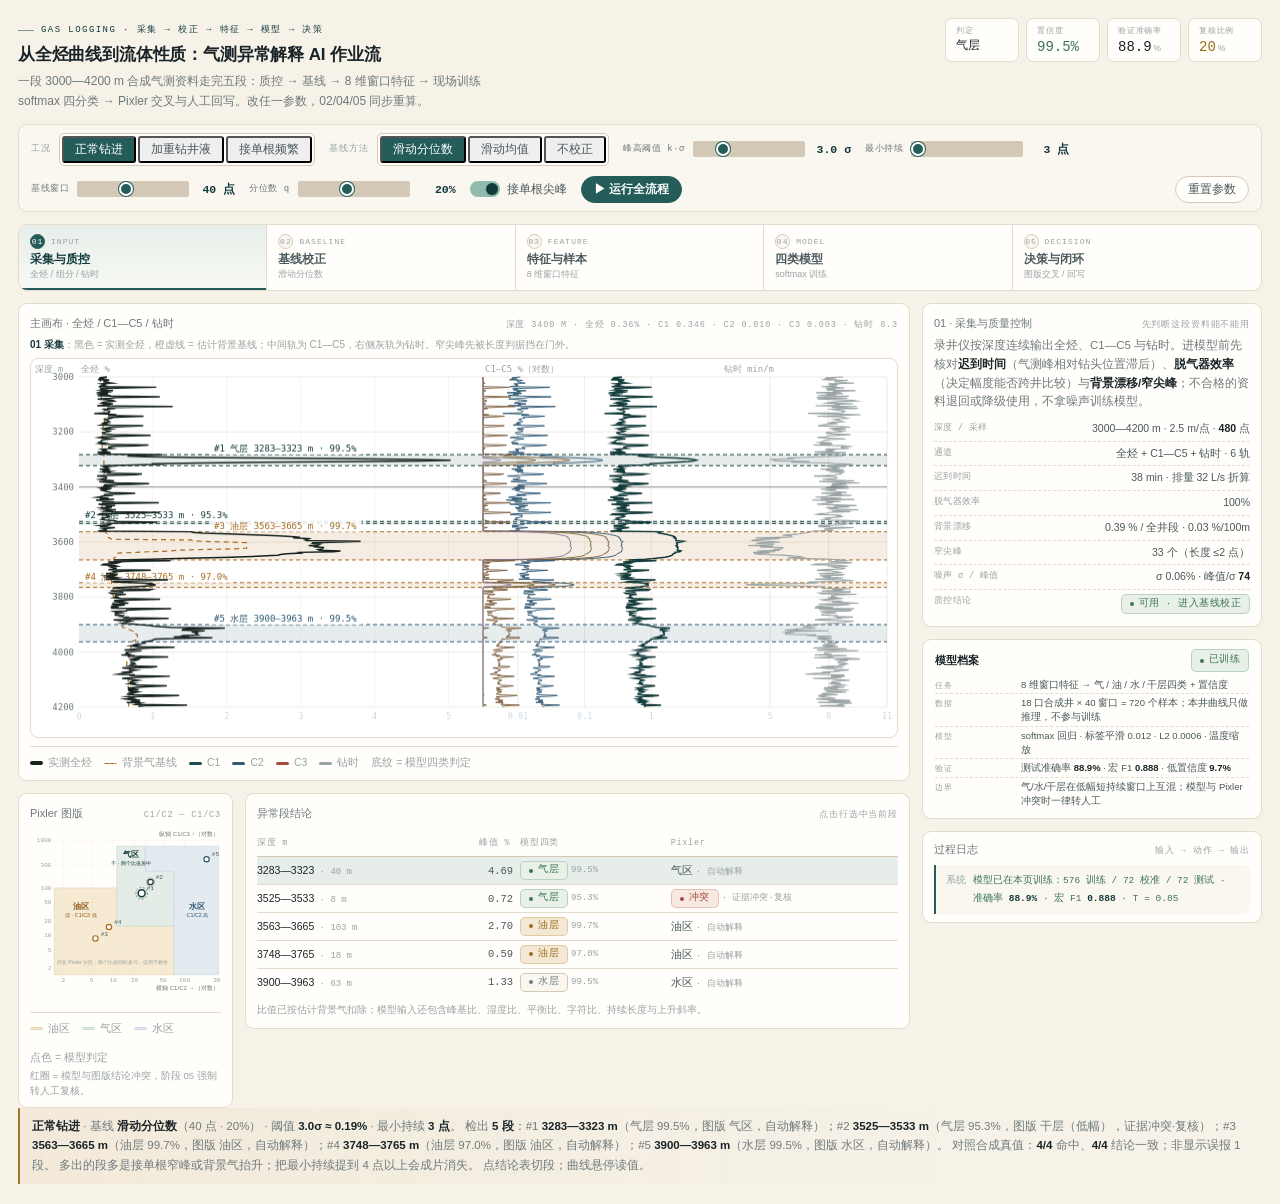
<file: cases/gaslogging-fluid-ts/demo/index.html>
<!DOCTYPE html>
<html lang="zh-CN">
<head>
<meta charset="UTF-8">
<meta name="viewport" content="width=device-width, initial-scale=1">
<title>示范：从全烃曲线到流体性质（气测异常解释 AI 作业流）</title>
<link rel="stylesheet" href="demo.css">
<style>
  #log{display:block;width:100%;height:380px;border:1px solid var(--line);border-radius:8px;background:#fff;cursor:crosshair}
  #pixler{display:block;width:100%;height:auto}
  .stagehint{font-size:10px;color:var(--ink-4);line-height:1.5;margin:-2px 0 6px;min-height:15px}
  .stagehint b{color:var(--jade-d);font-weight:600}
  .drow2{display:grid;grid-template-columns:minmax(0,215px) minmax(0,1fr);gap:12px;align-items:start}
  .segrow{cursor:pointer}
  .segrow.sel td{background:var(--jade-l)}
  .segrow td{vertical-align:middle;padding:4px 7px 4px 0;font-size:10.5px;line-height:1.35}
  .segrow td.r{white-space:nowrap}
  .dfig .dval > div{padding:5px 7px}
  .dfig .dval .v{font-size:13px}
  .dval.dval4{grid-template-columns:repeat(4,minmax(0,1fr))}
  .dval.dval4 > div{padding:5px 6px}
  .dval.dval4 .v{font-size:11px;line-height:1.3;white-space:nowrap;overflow:hidden;text-overflow:ellipsis}
  .dval.dval4 .s{font-size:8px;line-height:1.35}
  .dval.dval4 .db{font-size:8px;padding:1px 4px}
  .dval.compact > div{padding:4px 7px}
  .dval.compact .v{font-size:12px}
  .dval.compact .s{font-size:8px;line-height:1.35}
  .dstage .dfig-h{margin-bottom:4px}
  .dstage .dfig-foot{margin-top:4px;padding-top:4px}
  .dctl{gap:10px 14px;padding:8px 12px}
  .dctl input[type=range]{width:112px}
  .qrow{display:flex;justify-content:space-between;gap:8px;font-size:10.5px;padding:4px 0;border-bottom:1px dashed var(--line)}
  .qrow:last-child{border-bottom:0}
  .qrow .k{color:var(--ink-4);font-family:var(--mono);font-size:8.5px;letter-spacing:.04em;white-space:nowrap}
  .qrow .v{color:var(--ink-2);text-align:right;line-height:1.5}
  .conf{display:grid;grid-template-columns:46px repeat(4,minmax(0,1fr));gap:2px 3px;font-family:var(--mono);font-size:8.5px;align-items:center}
  .conf .lb{text-align:right;color:var(--ink-4);font-size:7.5px;white-space:nowrap;overflow:hidden}
  .conf i{display:flex;align-items:center;justify-content:center;height:11px;border-radius:2px;font-style:normal}
  .split2{display:grid;grid-template-columns:minmax(0,1.12fr) minmax(0,1fr);gap:9px;align-items:start}
  .frow{display:grid;grid-template-columns:minmax(0,1fr) 56px 34px;gap:6px;align-items:center;font-size:10.5px;padding:3px 0;border-bottom:1px solid var(--line)}
  .frow:last-child{border-bottom:0}
  .frow .n{color:var(--ink-3);white-space:nowrap;overflow:hidden;text-overflow:ellipsis}
  .frow .v{font-family:var(--mono);text-align:right;color:var(--ink)}
  .frow .z{font-family:var(--mono);text-align:right;font-size:9px;color:var(--ink-4)}
  .wrow{display:grid;grid-template-columns:84px minmax(0,1fr) 42px;gap:6px;align-items:center;font-size:10px;color:var(--ink-3);padding:2px 0}
  .wrow .track{height:6px;border-radius:3px;background:var(--paper-3);position:relative;overflow:hidden}
  .wrow .track i{position:absolute;top:0;bottom:0;border-radius:3px}
  .wrow .val{font-family:var(--mono);font-size:9px;text-align:right;color:var(--ink-2)}
  .cbar{display:flex;align-items:center;gap:7px;font-size:10.5px;color:var(--ink-3);padding:1px 0}
  .cbar .nm{width:38px;white-space:nowrap}
  .cbar .track{flex:1;height:6px;border-radius:3px;background:var(--paper-3);overflow:hidden}
  .cbar .track i{display:block;height:100%;border-radius:3px;background:var(--jade)}
  .cbar .val{font-family:var(--mono);font-size:9.5px;min-width:32px;text-align:right}
  .tierrow{display:flex;justify-content:space-between;align-items:center;gap:8px;font-size:10px;padding:1px 0;border-bottom:1px dashed var(--line)}
  .tierrow:last-child{border-bottom:0}
  .tierrow .k{color:var(--ink-3)}
  .tierrow .db{font-size:8px;padding:1px 4px}
  .dfig .dtrace{max-height:84px}
  .miniwrap{border:1px solid var(--line);border-radius:6px;background:#fff;padding:4px}
  .mini-legend{display:flex;gap:9px;flex-wrap:wrap;font-size:9px;color:var(--ink-4);padding:3px 2px 0}
  .mini-legend span{display:inline-flex;align-items:center;gap:4px}
  .mini-legend i{width:10px;height:2px;border-radius:1px;display:block}
  .dmodel-row{padding:2px 0;font-size:9.5px;line-height:1.45}
  .dstage-lede{margin:2px 0 6px;line-height:1.62}
  @media (max-width:900px){.drow2{grid-template-columns:minmax(0,1fr)}}
</style>
</head>
<body>

<div class="dhead">
  <div>
    <div class="dkick">GAS LOGGING · 采集 → 校正 → 特征 → 模型 → 决策</div>
    <h1>从全烃曲线到流体性质：气测异常解释 AI 作业流</h1>
    <p class="lead">一段 3000—4200 m 合成气测资料走完五段：质控 → 基线 → 8 维窗口特征 → 现场训练 softmax 四分类 → Pixler 交叉与人工回写。改任一参数，02/04/05 同步重算。</p>
  </div>
  <div class="dhead-r">
    <div class="dstat"><div class="k">判定</div><div class="v" id="st-verdict" style="font-size:12px">—</div></div>
    <div class="dstat good"><div class="k">置信度</div><div class="v" id="st-conf">—</div></div>
    <div class="dstat"><div class="k">验证准确率</div><div class="v" id="st-acc">—</div></div>
    <div class="dstat warn"><div class="k">复核比例</div><div class="v" id="st-review">—</div></div>
  </div>
</div>

<div class="dctl">
  <div class="grp"><span class="glbl">工况</span><div class="seg" id="seg-mode"></div></div>
  <div class="grp"><span class="glbl">基线方法</span><div class="seg" id="seg-base"></div></div>
  <div class="ctl-s"><label>峰高阈值 k·σ</label><input type="range" id="r-k" min="1.5" max="8" step="0.5" value="3"><output id="o-k">3.0 σ</output></div>
  <div class="ctl-s"><label>最小持续</label><input type="range" id="r-len" min="3" max="8" step="1" value="3"><output id="o-len">3 点</output></div>
  <div class="ctl-s"><label>基线窗口</label><input type="range" id="r-win" min="10" max="80" step="5" value="40"><output id="o-win">40 点</output></div>
  <div class="ctl-s"><label>分位数 q</label><input type="range" id="r-q" min="5" max="40" step="5" value="20"><output id="o-q">20%</output></div>
  <label class="tog on" id="tog-spk"><i></i>接单根尖峰</label>
  <button class="dbtn pri" id="btn-run" type="button">▶ 运行全流程</button>
  <button class="dbtn reset" id="btn-reset" type="button">重置参数</button>
</div>

<div class="dflow" id="flow" role="tablist" aria-label="气测解释作业流">
  <button type="button" class="on" data-s="0" role="tab" aria-selected="true"><span class="n"><i>01</i>INPUT</span><b>采集与质控</b><span>全烃 / 组分 / 钻时</span></button>
  <button type="button" data-s="1" role="tab" aria-selected="false"><span class="n"><i>02</i>BASELINE</span><b>基线校正</b><span>滑动分位数</span></button>
  <button type="button" data-s="2" role="tab" aria-selected="false"><span class="n"><i>03</i>FEATURE</span><b>特征与样本</b><span>8 维窗口特征</span></button>
  <button type="button" data-s="3" role="tab" aria-selected="false"><span class="n"><i>04</i>MODEL</span><b>四类模型</b><span>softmax 训练</span></button>
  <button type="button" data-s="4" role="tab" aria-selected="false"><span class="n"><i>05</i>DECISION</span><b>决策与闭环</b><span>图版交叉 / 回写</span></button>
</div>

<div class="dgrid c2">
  <div class="dcol">
    <div class="dfig">
      <div class="dfig-h"><b>主画布 · 全烃 / C1—C5 / 钻时</b><span id="hint">深度 3400 m</span></div>
      <div class="stagehint" id="stagehint">—</div>
      <canvas id="log" width="1400" height="940"></canvas>
      <div class="dfig-foot">
        <span><i style="background:#16231f;height:4px"></i>实测全烃</span>
        <span><i class="dash" style="border-top-color:#a86a1f"></i>背景气基线</span>
        <span><i style="background:#1d4e50"></i>C1</span>
        <span><i style="background:#355c74"></i>C2</span>
        <span><i style="background:#a64b3c"></i>C3</span>
        <span><i style="background:#99a3a4"></i>钻时</span>
        <span>底纹 = 模型四类判定</span>
      </div>
    </div>

    <div class="drow2">
      <div class="dfig">
        <div class="dfig-h"><b>Pixler 图版</b><span>C1/C2 — C1/C3</span></div>
        <svg id="pixler" viewBox="0 0 330 300" role="img" aria-label="Pixler 组分比图版"></svg>
        <div class="dfig-foot">
          <span><i class="sq" style="background:#f4e8d4;border:1px solid #e3d2b0"></i>油区</span>
          <span><i class="sq" style="background:#e7eee9;border:1px solid #c8dbd2"></i>气区</span>
          <span><i class="sq" style="background:#e5ebf0;border:1px solid #cdd8e2"></i>水区</span>
          <span>点色 = 模型判定</span>
        </div>
        <div style="font-size:9.5px;color:var(--ink-4);line-height:1.55;padding-top:2px">红圈 = 模型与图版结论冲突，阶段 05 强制转人工复核。</div>
      </div>
      <div class="dfig">
        <div class="dfig-h"><b>异常段结论</b><span>点击行选中当前段</span></div>
        <table class="dtable"><thead><tr><th>深度 m</th><th class="num">峰值 %</th><th>模型四类</th><th>Pixler</th></tr></thead><tbody id="hits"></tbody></table>
        <div style="font-size:9.5px;color:var(--ink-4);padding:6px 0 2px">比值已按估计背景气扣除；模型输入还包含峰基比、湿度比、平衡比、字符比、持续长度与上升斜率。</div>
      </div>
    </div>
  </div>

  <div class="dcol">
    <div class="dfig dstage on" data-stage="0">
      <div class="dfig-h"><b>01 · 采集与质量控制</b><span>先判断这段资料能不能用</span></div>
      <p class="dstage-lede">录井仪按深度连续输出全烃、C1—C5 与钻时。进模型前先核对<b>迟到时间</b>（气测峰相对钻头位置滞后）、<b>脱气器效率</b>（决定幅度能否跨井比较）与<b>背景漂移/窄尖峰</b>；不合格的资料退回或降级使用，不拿噪声训练模型。</p>
      <div class="qrow"><span class="k">深度 / 采样</span><span class="v">3000—4200 m · 2.5 m/点 · <b id="q-n">—</b> 点</span></div>
      <div class="qrow"><span class="k">通道</span><span class="v">全烃 + C1—C5 + 钻时 · 6 轨</span></div>
      <div class="qrow"><span class="k">迟到时间</span><span class="v" id="q-lag">—</span></div>
      <div class="qrow"><span class="k">脱气器效率</span><span class="v" id="q-eff">—</span></div>
      <div class="qrow"><span class="k">背景漂移</span><span class="v" id="q-drift">—</span></div>
      <div class="qrow"><span class="k">窄尖峰</span><span class="v" id="q-spike">—</span></div>
      <div class="qrow"><span class="k">噪声 σ / 峰值</span><span class="v" id="q-snr">—</span></div>
      <div class="qrow"><span class="k">质控结论</span><span class="v" id="q-gate">—</span></div>
    </div>

    <div class="dfig dstage" data-stage="1">
      <div class="dfig-h"><b>02 · 基线校正</b><span>背景气不进异常，也不进比值</span></div>
      <p class="dstage-lede">用<b>滑动分位数</b>估计背景气：窗口内 20% 分位对少数高值不敏感，接单根窄峰不会把基线抬起来。实测减基线得到校正曲线，再做峰高 + 持续长度检测。把方法切成滑动均值或不校正，看 02 的结果怎样传到 04 的概率。</p>
      <div class="miniwrap"><svg id="minicmp" viewBox="0 0 320 150" role="img" aria-label="基线校正前后"></svg></div>
      <div class="mini-legend"><span><i style="background:#99a3a4"></i>实测</span><span><i style="background:#a9742c"></i>估计基线</span><span><i style="background:#1d4e50"></i>校正后</span><span><i style="background:#a64b3c"></i>阈值</span></div>
      <div class="qrow" style="margin-top:4px"><span class="k">基线方法</span><span class="v" id="b-method">—</span></div>
      <div class="qrow"><span class="k">基线水平</span><span class="v" id="b-level">—</span></div>
      <div class="qrow"><span class="k">残余漂移</span><span class="v" id="b-drift">—</span></div>
      <div class="qrow"><span class="k">噪声 σ / 阈值</span><span class="v" id="b-thr">—</span></div>
      <div class="qrow"><span class="k">连续段 → 候选段</span><span class="v" id="b-runs">—</span></div>
    </div>

    <div class="dfig dstage" data-stage="2">
      <div class="dfig-h"><b>03 · 特征与样本</b><span>模型只看这 8 个数</span></div>
      <p class="dstage-lede">每个候选段取窗口，算<b>峰基比、C1/C2、C1/C3、湿度比、平衡比、字符比、持续长度、上升斜率</b>。18 口井 × 每类 180 个窗口做样本；本井只推理，不参与训练。</p>
      <div class="dval" style="margin-bottom:7px">
        <div><div class="k">样本窗口</div><div class="v" id="s-n">—</div><div class="s">18 口井 × 40 窗口</div></div>
        <div><div class="k">训练 / 校准 / 测试</div><div class="v" id="s-split">—</div><div class="s">按井分层留出</div></div>
      </div>
      <div id="clsdist"></div>
      <div class="dfig-h" style="margin-top:7px"><b>当前段 8 维特征</b><span>原始值 · z</span></div>
      <div id="feats"></div>
      <div class="dfig-foot" style="margin-top:6px"><span>气/油/水/干层四类各 180 个窗口；不是现场 312 段标签，现场标签口径见 case.json。</span></div>
    </div>

    <div class="dfig dstage" data-stage="3">
      <div class="dfig-h"><b>04 · 四类模型训练与推理</b><span>本页现场训练 · 合成窗口</span></div>
      <p class="dstage-lede">8 维特征标准化后训练 <b>softmax 回归</b>：标签平滑抑制过置信，L2 控制权重，温度缩放在校准集上拟合。</p>
      <div class="dval dval4" style="margin-bottom:5px">
        <div><div class="k">训练/校准/测试</div><div class="v" id="m-n">—</div><div class="s">576 / 72 / 72</div></div>
        <div><div class="k">测试准确率</div><div class="v ok" id="m-acc">—</div><div class="s">留出 72 个窗口</div></div>
        <div><div class="k">宏 F1</div><div class="v" id="m-f1">—</div><div class="s">四类等权</div></div>
        <div><div class="k">温度 T</div><div class="v" id="m-temp">—</div><div class="s">校准集 NLL 最小</div></div>
      </div>
      <div class="dfig-h"><b>训练 / 校准损失</b><span>交叉熵 · 每 10 轮</span></div>
      <svg class="dcurve" id="curve" viewBox="0 0 320 68" role="img" aria-label="训练损失曲线"></svg>
      <div class="split2" style="margin-top:5px">
        <div>
          <div class="dfig-h"><b>混淆矩阵</b><span>真↓ · 预→</span></div>
          <div class="conf" id="cm"></div>
        </div>
        <div>
          <div class="dfig-h"><b>当前段四类概率</b><span>温度缩放后</span></div>
          <div id="probs"></div>
        </div>
      </div>
      <div class="dfig-h" style="margin-top:6px"><b>特征贡献</b><span>对 logit 差的贡献</span></div>
      <div id="weights"></div>
      <div class="dfig-foot" style="margin-top:4px"><div id="calnote" style="display:block;line-height:1.5;font-size:10px">—</div></div>
    </div>

    <div class="dfig dstage" data-stage="4">
      <div class="dfig-h"><b>05 · 决策、图版交叉与闭环</b><span>概率怎样变成现场动作</span></div>
      <p class="dstage-lede">模型概率不是结论：段聚合 + Pixler 图版交叉；一致且过线才自动写报告，冲突/低置信度转人工，确认结果回写样本库。</p>
      <div class="dval dval4" style="margin-bottom:6px">
        <div><div class="k">模型判定</div><div class="v" id="d-model" style="font-size:11px">—</div><div class="s">四类 softmax</div></div>
        <div><div class="k">Pixler 图版</div><div class="v" id="d-pix" style="font-size:11px">—</div><div class="s">独立物理证据</div></div>
        <div><div class="k">一致性</div><div class="v" id="d-agree" style="font-size:11px">—</div><div class="s">模型 vs 图版</div></div>
        <div><div class="k">处理级别</div><div class="v" id="d-tier" style="font-size:11px">—</div><div class="s">自动 / 复核 / 专家</div></div>
      </div>
      <div id="advice" style="font-size:10.5px;color:var(--ink-2);line-height:1.6;margin:1px 0 5px"></div>
      <div class="dfig-h"><b>段聚合</b><span>原始连续段 → 显示段</span></div>
      <div id="agg" style="font-size:10.5px;color:var(--ink-2);line-height:1.6"></div>
      <div class="dfig-h" style="margin-top:5px"><b>全井分流</b><span>当前参数</span></div>
      <div id="tiers"></div>
      <div class="dfeed" id="feedback" style="margin-top:6px">
        <button class="dbtn" type="button" data-fb="ok">✓ 解释正确</button>
        <button class="dbtn" type="button" data-fb="bad">✗ 标为误判</button>
        <span class="dfeed-note" id="fb-note">回写 0 条 · 确认后才进入下一轮训练</span>
      </div>
      <div class="dval compact" style="margin-top:6px">
        <div><div class="k">解释周期</div><div class="v ok">3 d → 4 h</div><div class="s">单井从资料到报告</div></div>
        <div><div class="k">解释一致性</div><div class="v ok">72% → 91%</div><div class="s">两人独立解释同一井</div></div>
        <div><div class="k">漏解释油层</div><div class="v ok">9 段 → 2 段</div><div class="s">18 口井 · 312 个显示段</div></div>
        <div><div class="k">口径</div><div class="v" style="font-size:10px">示范口径</div><div class="s">非现场生产指标</div></div>
      </div>
    </div>

    <div class="dmodel">
      <div class="dmodel-h"><b>模型档案</b><span class="db plain" id="m-badge">已训练</span></div>
      <div class="dmodel-row"><span class="k">任务</span><span class="v">8 维窗口特征 → 气 / 油 / 水 / 干层四类 + 置信度</span></div>
      <div class="dmodel-row"><span class="k">数据</span><span class="v">18 口合成井 × 40 窗口 = 720 个样本；本井曲线只做推理，不参与训练</span></div>
      <div class="dmodel-row"><span class="k">模型</span><span class="v">softmax 回归 · 标签平滑 0.012 · L2 0.0006 · 温度缩放</span></div>
      <div class="dmodel-row"><span class="k">验证</span><span class="v" id="m-summary">—</span></div>
      <div class="dmodel-row"><span class="k">边界</span><span class="v">气/水/干层在低幅短持续窗口上互混；模型与 Pixler 冲突时一律转人工</span></div>
    </div>

    <div class="dfig" style="padding-top:8px">
      <div class="dfig-h"><b>过程日志</b><span>输入 → 动作 → 输出</span></div>
      <div class="dtrace" id="trace"></div>
    </div>
  </div>
</div>

<p class="dnote" id="note"></p>

<script src="demo.js"></script>
</body>
</html>
</file>
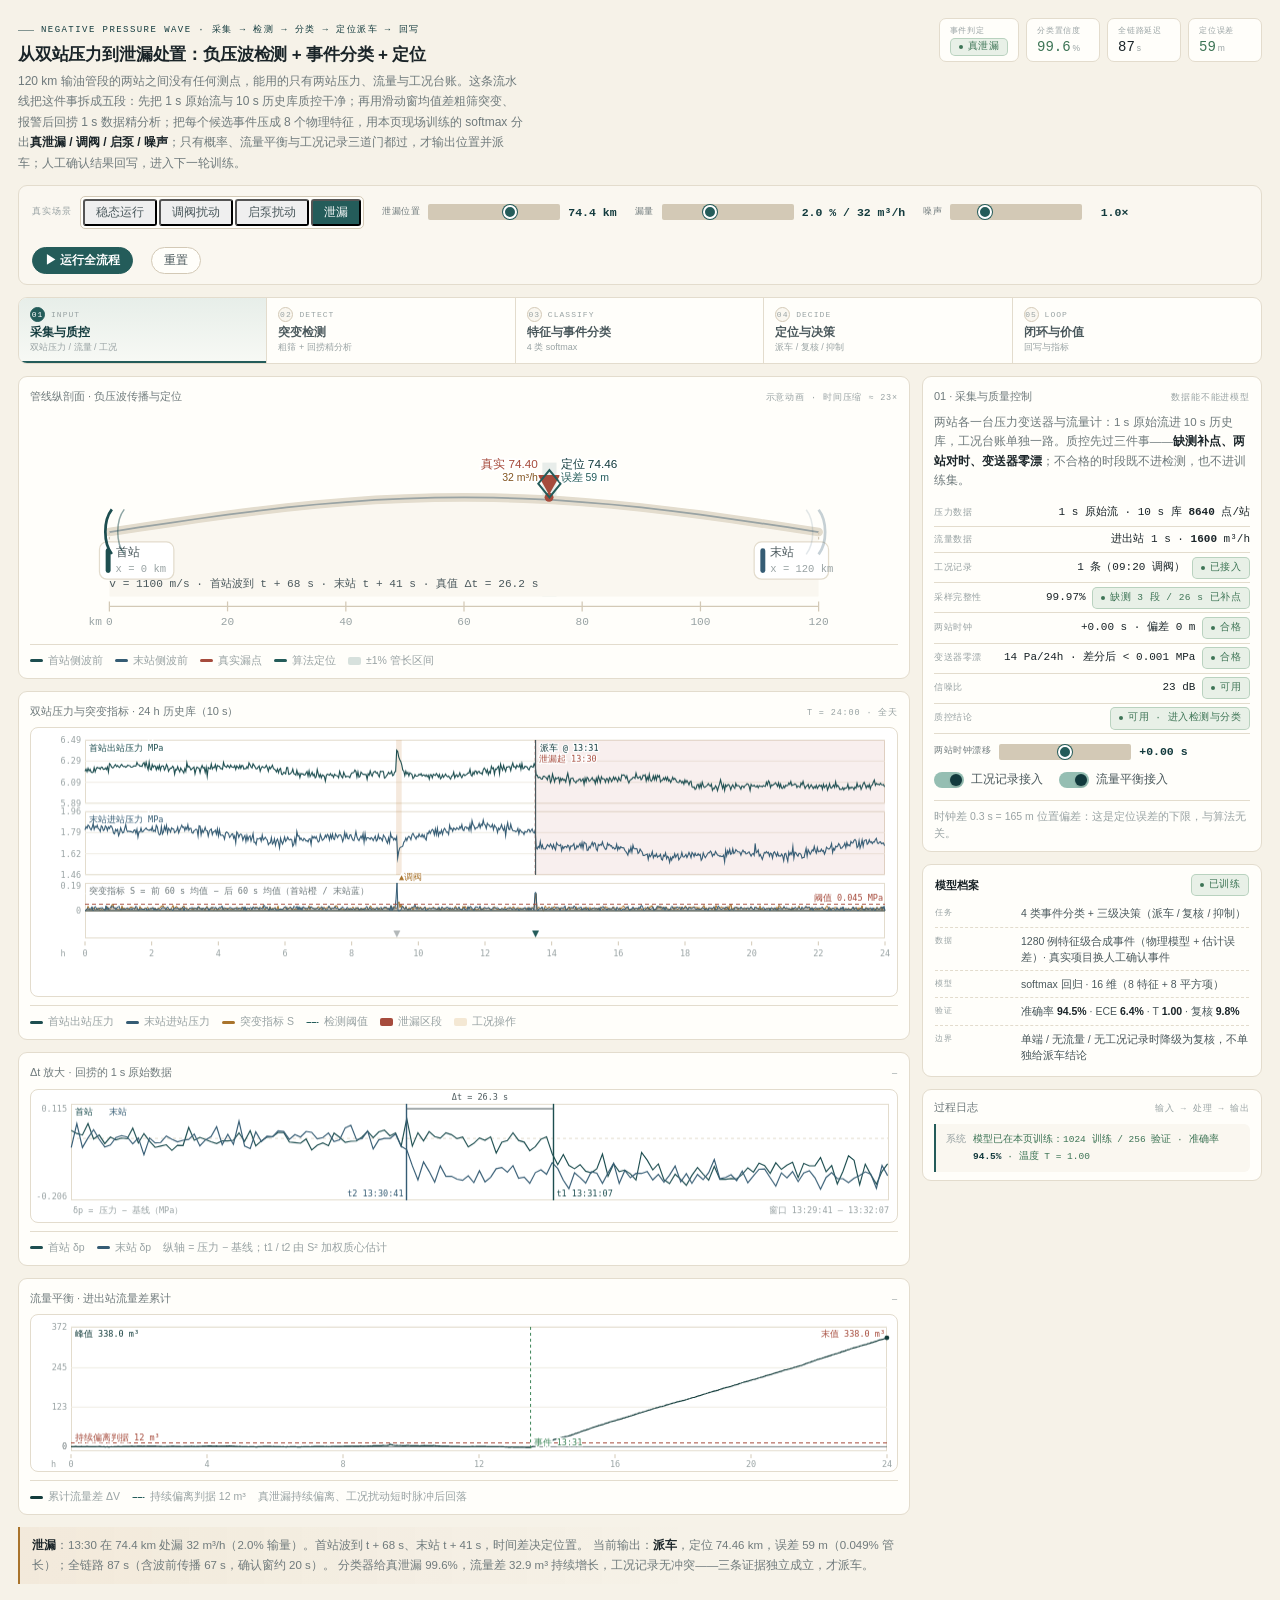
<file: cases/pipeline-leak-ts/demo/index.html>
<!DOCTYPE html>
<html lang="zh-CN">
<head>
<meta charset="UTF-8">
<meta name="viewport" content="width=device-width, initial-scale=1">
<title>示范：从双站压力到泄漏处置（负压波 + 事件分类 + 定位）</title>
<link rel="stylesheet" href="demo.css">
<style>
  #pres{display:block;width:100%;height:270px;border:1px solid var(--line);border-radius:8px;background:#fff}
  #dt{display:block;width:100%;height:134px;border:1px solid var(--line);border-radius:8px;background:#fff}
  #flowbal{display:block;width:100%;height:158px;border:1px solid var(--line);border-radius:8px;background:#fff}
  #pipe{display:block;width:100%;height:auto}
  .vrow{display:flex;align-items:baseline;justify-content:space-between;gap:10px;padding:3.5px 0;border-bottom:1px solid var(--line)}
  .vrow:last-child{border-bottom:0}
  .vrow .vk{font-family:var(--mono);font-size:8.5px;letter-spacing:.06em;color:var(--ink-4);white-space:nowrap}
  .vrow .vv{font-family:var(--mono);font-size:11px;color:var(--ink);text-align:right}
  .vrow .vv small{font-family:var(--sans);font-size:9px;color:var(--ink-4);margin-left:2px}
  .vrow .vv.ok{color:var(--ok)}.vrow .vv.warn{color:var(--warn)}.vrow .vv.bad{color:var(--bad)}
  .vform{font-family:var(--mono);font-size:10px;color:var(--ink-2);background:var(--card-soft);
    border:1px solid var(--line);border-radius:6px;padding:5px 7px;margin:5px 0 4px;line-height:1.65;word-break:break-word}
  .hit{display:grid;grid-template-columns:auto 1fr;gap:7px;padding:4px 0;border-bottom:1px solid var(--line);
    font-size:10.5px;line-height:1.55}
  .hit:last-child{border-bottom:0}
  .hit .ic{font-family:var(--mono);font-size:10.5px;padding-top:1px}
  .hit .ic.y{color:var(--ok)}.hit .ic.n{color:var(--ink-4)}.hit .ic.b{color:var(--bad)}.hit .ic.w{color:var(--warn)}
  .hit .tx{color:var(--ink-3)}
  .hit .tx b{color:var(--ink)}
  .ev{display:grid;grid-template-columns:auto 1fr;gap:7px;padding:5px 0;border-bottom:1px solid var(--line);font-size:10.5px}
  .ev:last-child{border-bottom:0}
  .ev .t{font-family:var(--mono);font-size:9px;color:var(--ink-4);padding-top:2px;white-space:nowrap}
  .ev .d{color:var(--ink-3);font-size:9.5px;line-height:1.5;margin-top:1px}
  .ev .d b{color:var(--ink)}
  .feat{display:grid;grid-template-columns:84px minmax(0,1fr) 62px;gap:6px;align-items:center;
    font-size:10px;color:var(--ink-3);padding:2.5px 0}
  .feat .lb{white-space:nowrap;overflow:hidden;text-overflow:ellipsis}
  .feat .track{height:6px;border-radius:3px;background:var(--paper-3);position:relative;overflow:hidden}
  .feat .track i{position:absolute;top:0;bottom:0}
  .feat .val{font-family:var(--mono);font-size:9px;text-align:right;color:var(--ink-2);white-space:nowrap}
  .cand{display:grid;grid-template-columns:52px 1fr auto;gap:6px;font-size:10px;padding:3.5px 0;border-bottom:1px solid var(--line);align-items:baseline}
  .cand:last-child{border-bottom:0}
  .cand .t{font-family:var(--mono);font-size:9px;color:var(--ink-4)}
  .cand .d{color:var(--ink-3);line-height:1.45}
  .cand .d b{color:var(--ink)}
  .cand .x{font-family:var(--mono);font-size:8.5px;white-space:nowrap}
  .mini{font-family:var(--mono);font-size:8.5px;color:var(--ink-4)}
  .kv{font-family:var(--mono);font-size:10px;color:var(--ink-2)}
  .valtab td{font-family:var(--mono);font-size:10.5px}
  .valtab .up{color:var(--ok);font-weight:600}
  .valtab .k2{font-family:var(--sans);color:var(--ink-2)}
</style>
</head>
<body>

<div class="dhead">
  <div>
    <div class="dkick">NEGATIVE PRESSURE WAVE · 采集 → 检测 → 分类 → 定位派车 → 回写</div>
    <h1>从双站压力到泄漏处置：负压波检测 + 事件分类 + 定位</h1>
    <p class="lead">120 km 输油管段的两站之间没有任何测点，能用的只有两站压力、流量与工况台账。这条流水线把这件事拆成五段：先把 1 s 原始流与 10 s 历史库质控干净；再用滑动窗均值差粗筛突变、报警后回捞 1 s 数据精分析；把每个候选事件压成 8 个物理特征，用本页现场训练的 softmax 分出<b>真泄漏 / 调阀 / 启泵 / 噪声</b>；只有概率、流量平衡与工况记录三道门都过，才输出位置并派车；人工确认结果回写，进入下一轮训练。</p>
  </div>
  <div class="dhead-r">
    <div class="dstat"><div class="k">事件判定</div><div class="v" id="st-verdict" style="font-size:11.5px">—</div></div>
    <div class="dstat good"><div class="k">分类置信度</div><div class="v" id="st-conf">—</div></div>
    <div class="dstat"><div class="k">全链路延迟</div><div class="v" id="st-delay">—</div></div>
    <div class="dstat"><div class="k">定位误差</div><div class="v" id="st-err">—</div></div>
  </div>
</div>

<div class="dctl">
  <div class="grp"><span class="glbl">真实场景</span><div class="seg" id="seg-scen"></div></div>
  <div class="ctl-s"><label for="r-pos">泄漏位置</label><input type="range" id="r-pos" min="4" max="96" step="1" value="62"><output id="o-pos">74.4 km</output></div>
  <div class="ctl-s"><label for="r-leak">漏量</label><input type="range" id="r-leak" min="0.4" max="5" step="0.1" value="2"><output id="o-leak">2.0 %</output></div>
  <div class="ctl-s"><label for="r-noise">噪声</label><input type="range" id="r-noise" min="0.4" max="3" step="0.1" value="1"><output id="o-noise">1.0×</output></div>
  <span class="sp"></span>
  <button class="dbtn pri" id="btn-run" type="button">▶ 运行全流程</button>
  <button class="dbtn" id="btn-reset" type="button">重置</button>
</div>

<div class="dflow" id="flow" role="tablist" aria-label="管道泄漏 AI 作业流">
  <button type="button" class="on" data-s="0" role="tab" aria-selected="true"><span class="n"><i>01</i>INPUT</span><b>采集与质控</b><span>双站压力 / 流量 / 工况</span></button>
  <button type="button" data-s="1" role="tab" aria-selected="false"><span class="n"><i>02</i>DETECT</span><b>突变检测</b><span>粗筛 + 回捞精分析</span></button>
  <button type="button" data-s="2" role="tab" aria-selected="false"><span class="n"><i>03</i>CLASSIFY</span><b>特征与事件分类</b><span>4 类 softmax</span></button>
  <button type="button" data-s="3" role="tab" aria-selected="false"><span class="n"><i>04</i>DECIDE</span><b>定位与决策</b><span>派车 / 复核 / 抑制</span></button>
  <button type="button" data-s="4" role="tab" aria-selected="false"><span class="n"><i>05</i>LOOP</span><b>闭环与价值</b><span>回写与指标</span></button>
</div>

<div class="dgrid c2">
  <div class="dcol">
    <div class="dfig">
      <div class="dfig-h"><b>管线纵剖面 · 负压波传播与定位</b><span id="pipe-hint">时间压缩 ≈ 220×</span></div>
      <svg id="pipe" viewBox="0 0 700 180" role="img" aria-label="管道纵剖面、负压波传播与定位结果"></svg>
      <div class="dfig-foot">
        <span><i style="background:#1d4e50"></i>首站侧波前</span>
        <span><i style="background:#355c74"></i>末站侧波前</span>
        <span><i style="background:#a64b3c"></i>真实漏点</span>
        <span><i style="background:#245c5a"></i>算法定位</span>
        <span><i style="background:rgba(36,92,90,.18);height:8px"></i>±1% 管长区间</span>
      </div>
    </div>

    <div class="dfig">
      <div class="dfig-h"><b>双站压力与突变指标 · 24 h 历史库（10 s）</b><span id="time-hint">t = 24:00</span></div>
      <canvas id="pres" width="1400" height="540"></canvas>
      <div class="dfig-foot">
        <span><i style="background:#1d4e50"></i>首站出站压力</span>
        <span><i style="background:#355c74"></i>末站进站压力</span>
        <span><i style="background:#a9742c"></i>突变指标 S</span>
        <span><i class="dash"></i>检测阈值</span>
        <span><i style="background:#a64b3c;height:8px"></i>泄漏区段</span>
        <span><i style="background:#f4e8d4;height:8px"></i>工况操作</span>
      </div>
    </div>

    <div class="dfig">
      <div class="dfig-h"><b>Δt 放大 · 回捞的 1 s 原始数据</b><span id="dt-hint">—</span></div>
      <canvas id="dt" width="700" height="268"></canvas>
      <div class="dfig-foot">
        <span><i style="background:#1d4e50"></i>首站 δp</span>
        <span><i style="background:#355c74"></i>末站 δp</span>
        <span>纵轴 = 压力 − 基线；t1 / t2 由 S² 加权质心估计</span>
      </div>
    </div>

    <div class="dfig">
      <div class="dfig-h"><b>流量平衡 · 进出站流量差累计</b><span id="flow-hint">—</span></div>
      <canvas id="flowbal" width="700" height="316"></canvas>
      <div class="dfig-foot">
        <span><i style="background:#123b3a"></i>累计流量差 ΔV</span>
        <span><i class="dash"></i>持续偏离判据 12 m³</span>
        <span>真泄漏持续偏离、工况扰动短时脉冲后回落</span>
      </div>
    </div>

    <p class="dnote" id="note"></p>
  </div>

  <div class="dcol">
    <div class="dfig dstage on" data-stage="0">
      <div class="dfig-h"><b>01 · 采集与质量控制</b><span>数据能不能进模型</span></div>
      <p class="dstage-lede">两站各一台压力变送器与流量计：1 s 原始流进 10 s 历史库，工况台账单独一路。质控先过三件事——<b>缺测补点、两站对时、变送器零漂</b>；不合格的时段既不进检测，也不进训练集。</p>
      <div class="vrow"><span class="vk">压力数据</span><span class="vv">1 s 原始流 · 10 s 库 <b id="q-his">8640</b> 点/站</span></div>
      <div class="vrow"><span class="vk">流量数据</span><span class="vv">进出站 1 s · <b id="q-q0">1600</b> m³/h</span></div>
      <div class="vrow"><span class="vk">工况记录</span><span class="vv" id="q-op">—</span></div>
      <div class="vrow"><span class="vk">采样完整性</span><span class="vv" id="q-miss">—</span></div>
      <div class="vrow"><span class="vk">两站时钟</span><span class="vv" id="q-skew">—</span></div>
      <div class="vrow"><span class="vk">变送器零漂</span><span class="vv" id="q-drift">—</span></div>
      <div class="vrow"><span class="vk">信噪比</span><span class="vv" id="q-snr">—</span></div>
      <div class="vrow"><span class="vk">质控结论</span><span class="vv" id="q-gate">—</span></div>
      <div class="ctl-s" style="margin-top:8px"><label for="r-skew">两站时钟漂移</label><input type="range" id="r-skew" min="-0.6" max="0.6" step="0.05" value="0"><output id="o-skew">0.00 s</output></div>
      <div style="display:flex;gap:16px;flex-wrap:wrap;margin-top:5px">
        <label class="tog on" id="tog-aware"><i></i>工况记录接入</label>
        <label class="tog on" id="tog-flow"><i></i>流量平衡接入</label>
      </div>
      <div class="dfig-foot" style="margin-top:7px"><span>时钟差 0.3 s = 165 m 位置偏差：这是定位误差的下限，与算法无关。</span></div>
    </div>

    <div class="dfig dstage" data-stage="1">
      <div class="dfig-h"><b>02 · 突变检测：粗筛 + 回捞</b><span>10 s 全天扫 · 1 s 精分析</span></div>
      <p class="dstage-lede">在 10 s 历史库上逐点算 <b>S = 前 60 s 均值 − 后 60 s 均值</b>，越过阈值并连续 3 点即记为候选；候选再回捞前后各 10 min 的 1 s 原始流，用 8 s 窗与 S² 加权质心把突变时刻估到 0.3 s 量级。</p>
      <div class="ctl-s" style="margin:2px 0 6px"><label for="r-thr">检测阈值</label><input type="range" id="r-thr" min="0.025" max="0.1" step="0.005" value="0.045"><output id="o-thr">0.045</output></div>
      <div class="vrow"><span class="vk">粗筛参数</span><span class="vv">W = 60 s · 持续 3 点 · 10 s 库</span></div>
      <div class="vrow"><span class="vk">候选事件</span><span class="vv" id="d-cand">—</span></div>
      <div class="vrow"><span class="vk">回捞窗口</span><span class="vv" id="d-win">—</span></div>
      <div class="vrow"><span class="vk">精分析</span><span class="vv" id="d-fine">—</span></div>
      <div class="vrow"><span class="vk">t1 / t2</span><span class="vv" id="d-t">—</span></div>
      <div class="vrow"><span class="vk">Δt 分辨率</span><span class="vv" id="d-res">—</span></div>
      <div class="dfig-h" style="margin-top:8px"><b>候选事件</b><span>按时间排序 · 前 4 条</span></div>
      <div id="cands"></div>
    </div>

    <div class="dfig dstage" data-stage="2">
      <div class="dfig-h"><b>03 · 特征与事件分类</b><span>本页现场训练 · 合成事件</span></div>
      <p class="dstage-lede">每个候选被压成 8 个量：<b>Δt、压降幅值、上下游衰减不对称、累计失衡、失衡斜率、偏离半衰、工况标签、双端标志</b>。1280 例合成事件训练 4 类 softmax，留出 20% 验证，标签平滑抑制过度自信，温度缩放校准概率。</p>
      <div class="dval">
        <div><div class="k">训练 / 验证</div><div class="v" id="m-n">—</div><div class="s">4 类合成事件</div></div>
        <div><div class="k">验证准确率</div><div class="v ok" id="m-acc">—</div><div class="s">留出 20% 不参与训练</div></div>
        <div><div class="k">校准 ECE</div><div class="v" id="m-ece">—</div><div class="s" id="m-ece-s">温度缩放后</div></div>
        <div><div class="k">自动档覆盖</div><div class="v" id="m-cover">—</div><div class="s">p ≥ 0.62 的占比</div></div>
      </div>
      <div class="dfig-h" style="margin-top:8px"><b>训练损失</b><span>交叉熵 · 每 10 轮</span></div>
      <svg class="dcurve" id="curve" viewBox="0 0 320 74" role="img" aria-label="训练损失曲线"></svg>
      <div class="dfig-h" style="margin-top:6px"><b>验证混淆矩阵</b><span>行 = 真实 · 列 = 预测</span></div>
      <div class="dcm" id="cm"></div>
      <div class="dfig-h" style="margin-top:8px"><b>当前事件 · 四类概率</b><span id="cls-hint">—</span></div>
      <div id="probs"></div>
      <div class="dfig-h" style="margin-top:8px"><b>特征值与贡献</b><span>条 = 权重 × 标准化特征</span></div>
      <div id="feats"></div>
      <div class="dfig-foot" style="margin-top:5px"><span>合成事件由物理模型 + 估计误差生成；现场上线须换成人工确认过的真实事件。</span></div>
    </div>

    <div class="dfig dstage" data-stage="3">
      <div class="dfig-h"><b>04 · 定位与决策</b><span>概率如何变成派车单</span></div>
      <p class="dstage-lede">先过物理门限（|Δt| ≤ L/v），再过流量与工况两道独立判据，最后看分类概率。<b>p ≥ 0.62 且三道门都过 → 报警并派车</b>；0.40—0.62 或证据不全 → 只报警、人工复核；其余抑制并回写。</p>
      <div id="advice"></div>
      <div class="dfig-h" style="margin-top:8px"><b>判定链</b><span>任一硬门不过就降级</span></div>
      <div id="hits"></div>
      <div class="dfig-h" style="margin-top:8px"><b>本轮事件</b><span>按时间顺序</span></div>
      <div id="alarms"></div>
    </div>

    <div class="dfig dstage" data-stage="4">
      <div class="dfig-h"><b>05 · 闭环与价值</b><span>120 km 管段 · 示范口径</span></div>
      <p class="dstage-lede">确认结果回写台账，下一轮重训进入训练集：判对的加固，判错的进错题集。下表是 <b>120 km 管段的示范口径</b>（改造前 → 改造后），不是本页仿真的读数——仿真读数单独列在下面。</p>
      <table class="dtable valtab">
        <thead><tr><th>指标</th><th>改造前</th><th>改造后</th></tr></thead>
        <tbody>
          <tr><td class="k2">误报</td><td>14 次/月</td><td class="up">2 次/月</td></tr>
          <tr><td class="k2">检测延迟</td><td>90 s</td><td class="up">25 s</td></tr>
          <tr><td class="k2">定位误差</td><td>180 m</td><td class="up">45 m</td></tr>
          <tr><td class="k2">非计划停输</td><td>1 次/年</td><td class="up">避免 1 次</td></tr>
        </tbody>
      </table>
      <div class="dval" style="margin-top:8px">
        <div><div class="k">本轮报警 / 抑制</div><div class="v" id="l-alarm">—</div><div class="s">仿真读数</div></div>
        <div><div class="k">本轮误报</div><div class="v" id="l-fp">—</div><div class="s">报警但不在泄漏处</div></div>
        <div><div class="k">全链路延迟</div><div class="v" id="l-delay">—</div><div class="s">自泄漏起 · 含波前传播</div></div>
        <div><div class="k">定位误差</div><div class="v" id="l-err">—</div><div class="s">与真值之差</div></div>
      </div>
      <p class="mini" style="margin-top:7px;line-height:1.6">口径说明：<b>检测延迟</b> = 压力波到达近端站 → 系统输出报警（8 s 分析窗 + 2 s 持续 + 质心/通信）；含波前传播的全链路延迟由漏点位置决定。<b>误报</b>按每月需人工排除的报警计。四个数字均为示范口径，不是本页仿真结果。</p>
      <div class="dfeed" id="feedback" style="margin-top:8px">
        <button class="dbtn" type="button" data-fb="leak">✓ 确认泄漏</button>
        <button class="dbtn" type="button" data-fb="bad">✗ 标为误报 / 工况</button>
        <button class="dbtn" type="button" id="btn-retrain">↻ 用回写样本重训</button>
        <span class="dfeed-note" id="fb-note">回写 0 条 · 人工确认后才进入下一轮训练</span>
      </div>
    </div>

    <div class="dmodel">
      <div class="dmodel-h"><b>模型档案</b><span class="db plain" id="m-badge">已训练</span></div>
      <div class="dmodel-row"><span class="k">任务</span><span class="v">4 类事件分类 + 三级决策（派车 / 复核 / 抑制）</span></div>
      <div class="dmodel-row"><span class="k">数据</span><span class="v">1280 例特征级合成事件（物理模型 + 估计误差）· 真实项目换人工确认事件</span></div>
      <div class="dmodel-row"><span class="k">模型</span><span class="v">softmax 回归 · 16 维（8 特征 + 8 平方项）</span></div>
      <div class="dmodel-row"><span class="k">验证</span><span class="v" id="m-summary">—</span></div>
      <div class="dmodel-row"><span class="k">边界</span><span class="v">单端 / 无流量 / 无工况记录时降级为复核，不单独给派车结论</span></div>
    </div>

    <div class="dfig" style="padding-top:8px">
      <div class="dfig-h"><b>过程日志</b><span>输入 → 处理 → 输出</span></div>
      <div class="dtrace" id="trace"></div>
    </div>
  </div>
</div>

<script src="demo.js"></script>
</body>
</html>
</file>
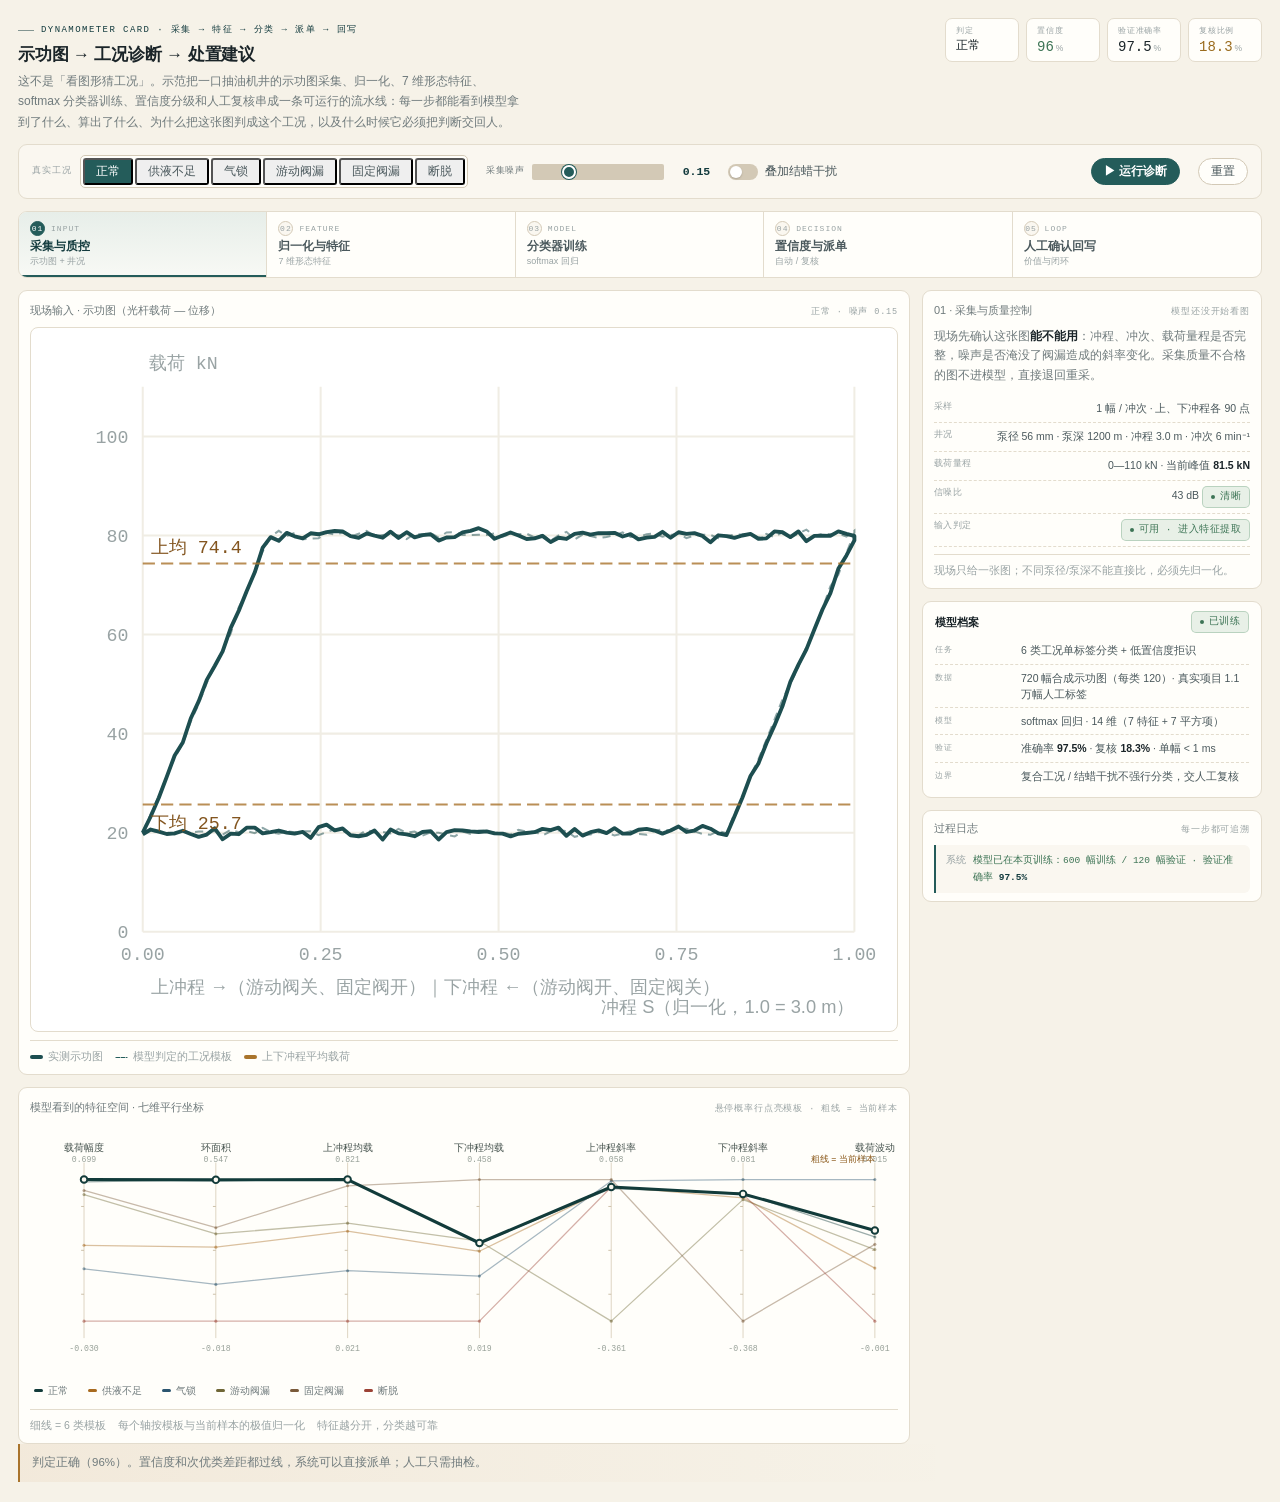
<file: cases/pump-diagnosis-cv/demo/index.html>
<!DOCTYPE html>
<html lang="zh-CN">
<head>
<meta charset="UTF-8">
<meta name="viewport" content="width=device-width, initial-scale=1">
<title>示范：抽油机井工况智能诊断（示功图 → 处置建议）</title>
<link rel="stylesheet" href="demo.css">
<style>
  .dyn{border:1px solid var(--line);border-radius:8px;background:#fff;padding:6px}
  .dyn svg{display:block;width:100%;height:auto}
  .conf{display:grid;grid-template-columns:56px repeat(6,1fr);gap:2px 4px;font-family:var(--mono);font-size:9px;align-items:center}
  .conf .lb{text-align:right;color:var(--ink-4);font-size:8.5px;white-space:nowrap;overflow:hidden}
  .conf i{display:block;height:14px;border-radius:2px}
  .pcoord-wrap{overflow-x:auto}
  .pcoord-legend{display:flex;flex-wrap:wrap;gap:4px 12px;font-size:10px;color:var(--ink-3);margin-top:6px}
  .pcoord-legend span{display:inline-flex;align-items:center;gap:5px;cursor:pointer;padding:2px 4px;border-radius:3px}
  .pcoord-legend span:hover,.pcoord-legend span.on{background:var(--paper-2);color:var(--ink)}
  #pcoord{display:block;width:100%;min-width:640px;height:auto}
  .wrow{display:grid;grid-template-columns:86px minmax(0,1fr) 38px;gap:7px;align-items:center;font-size:10px;color:var(--ink-3);padding:3px 0}
  .wrow .track{height:6px;border-radius:3px;background:var(--paper-3);position:relative;overflow:hidden}
  .wrow .track i{position:absolute;top:0;bottom:0;border-radius:3px}
  .wrow .val{font-family:var(--mono);font-size:9.5px;text-align:right;color:var(--ink-2)}
  .qrow{display:flex;justify-content:space-between;gap:8px;font-size:10.5px;padding:5px 0;border-bottom:1px dashed var(--line)}
  .qrow:last-child{border-bottom:0}
  .qrow .k{color:var(--ink-4);font-family:var(--mono);font-size:8.5px;letter-spacing:.04em}
  .qrow .v{color:var(--ink-2);text-align:right}
</style>
</head>
<body>

<div class="dhead">
  <div>
    <div class="dkick">DYNAMOMETER CARD · 采集 → 特征 → 分类 → 派单 → 回写</div>
    <h1>示功图 → 工况诊断 → 处置建议</h1>
    <p class="lead">这不是「看图形猜工况」。示范把一口抽油机井的示功图采集、归一化、7 维形态特征、softmax 分类器训练、置信度分级和人工复核串成一条可运行的流水线：每一步都能看到模型拿到了什么、算出了什么、为什么把这张图判成这个工况，以及什么时候它必须把判断交回人。</p>
  </div>
  <div class="dhead-r">
    <div class="dstat"><div class="k">判定</div><div class="v" id="st-verdict" style="font-size:12px">—</div></div>
    <div class="dstat good"><div class="k">置信度</div><div class="v" id="st-conf">—</div></div>
    <div class="dstat"><div class="k">验证准确率</div><div class="v" id="st-acc">—</div></div>
    <div class="dstat warn"><div class="k">复核比例</div><div class="v" id="st-review">—</div></div>
  </div>
</div>

<div class="dctl">
  <div class="grp"><span class="glbl">真实工况</span><div class="seg" id="seg-fault"></div></div>
  <div class="ctl-s"><label>采集噪声</label><input type="range" id="r-noise" min="0" max="0.6" step="0.05" value="0.15"><output id="o-noise">0.15</output></div>
  <label class="tog" id="tog-wax"><i></i>叠加结蜡干扰</label>
  <span class="sp"></span>
  <button class="dbtn pri" id="btn-run" type="button">▶ 运行诊断</button>
  <button class="dbtn" id="btn-reset" type="button">重置</button>
</div>

<div class="dflow" id="flow" role="tablist" aria-label="智能诊断流程">
  <button type="button" class="on" data-s="0" role="tab" aria-selected="true"><span class="n"><i>01</i>INPUT</span><b>采集与质控</b><span>示功图 + 井况</span></button>
  <button type="button" data-s="1" role="tab" aria-selected="false"><span class="n"><i>02</i>FEATURE</span><b>归一化与特征</b><span>7 维形态特征</span></button>
  <button type="button" data-s="2" role="tab" aria-selected="false"><span class="n"><i>03</i>MODEL</span><b>分类器训练</b><span>softmax 回归</span></button>
  <button type="button" data-s="3" role="tab" aria-selected="false"><span class="n"><i>04</i>DECISION</span><b>置信度与派单</b><span>自动 / 复核</span></button>
  <button type="button" data-s="4" role="tab" aria-selected="false"><span class="n"><i>05</i>LOOP</span><b>人工确认回写</b><span>价值与闭环</span></button>
</div>

<div class="dgrid c2">
  <div class="dcol">
    <div class="dfig">
      <div class="dfig-h"><b>现场输入 · 示功图（光杆载荷 — 位移）</b><span id="dyn-hint">—</span></div>
      <div class="dyn"><svg id="dyn" viewBox="0 0 420 340" role="img" aria-label="示功图"></svg></div>
      <div class="dfig-foot">
        <span><i style="background:#1d4e50;height:4px"></i>实测示功图</span>
        <span><i class="dash"></i>模型判定的工况模板</span>
        <span><i style="background:#a9742c;height:4px"></i>上下冲程平均载荷</span>
      </div>
    </div>

    <div class="dfig">
      <div class="dfig-h"><b>模型看到的特征空间 · 七维平行坐标</b><span>悬停概率行点亮模板 · 粗线 = 当前样本</span></div>
      <div class="pcoord-wrap"><svg id="pcoord" viewBox="0 0 900 260" role="img" aria-label="七维特征平行坐标"></svg></div>
      <div id="pcoord-legend" class="pcoord-legend"></div>
      <div class="dfig-foot">
        <span>细线 = 6 类模板</span>
        <span>每个轴按模板与当前样本的极值归一化</span>
        <span>特征越分开，分类越可靠</span>
      </div>
    </div>
  </div>

  <div class="dcol">
    <div class="dfig dstage on" data-stage="0">
      <div class="dfig-h"><b>01 · 采集与质量控制</b><span>模型还没开始看图</span></div>
      <p class="dstage-lede">现场先确认这张图<b>能不能用</b>：冲程、冲次、载荷量程是否完整，噪声是否淹没了阀漏造成的斜率变化。采集质量不合格的图不进模型，直接退回重采。</p>
      <div class="qrow"><span class="k">采样</span><span class="v">1 幅 / 冲次 · 上、下冲程各 90 点</span></div>
      <div class="qrow"><span class="k">井况</span><span class="v">泵径 56 mm · 泵深 1200 m · 冲程 3.0 m · 冲次 6 min⁻¹</span></div>
      <div class="qrow"><span class="k">载荷量程</span><span class="v">0—110 kN · 当前峰值 <b id="q-peak">—</b></span></div>
      <div class="qrow"><span class="k">信噪比</span><span class="v" id="q-snr">—</span></div>
      <div class="qrow"><span class="k">输入判定</span><span class="v" id="q-gate">—</span></div>
      <div class="dfig-foot" style="margin-top:7px"><span>现场只给一张图；不同泵径/泵深不能直接比，必须先归一化。</span></div>
    </div>

    <div class="dfig dstage" data-stage="1">
      <div class="dfig-h"><b>02 · 归一化与 7 维形态特征</b><span>把图形变成可比较的数</span></div>
      <p class="dstage-lede">位移归一到 0—1、载荷按固定 100 kN 归一，再抽 7 个有物理含义的量：<b>环面积</b>看作单冲程做功，<b>上下均载</b>看载荷水平，<b>两侧斜率</b>看阀漏方向，<b>载荷波动</b>看气液混相。模型只吃这 7 个数。</p>
      <div id="feats"></div>
      <div class="dfig-foot" style="margin-top:7px"><span>选这 7 维不是为了「多」，而是每一维都能在现场找到对应物理解释。</span></div>
    </div>

    <div class="dfig dstage" data-stage="2">
      <div class="dfig-h"><b>03 · 分类器训练与验证</b><span>本页现场训练 · 合成样本</span></div>
      <p class="dstage-lede">用 6 类、每类 120 幅合成示功图训练一个 <b>softmax 回归</b>（7 维特征 + 7 个平方项，共 14 维），留出 20% 做验证。看训练损失是否收敛、哪两类最容易混、模型把权重压在了哪些特征上。</p>
      <div class="dval" style="margin-bottom:8px">
        <div><div class="k">训练 / 验证</div><div class="v" id="m-n">—</div><div class="s">6 类均衡 · 现场生成</div></div>
        <div><div class="k">验证准确率</div><div class="v ok" id="m-acc">—</div><div class="s">留出 20% 不参与训练</div></div>
      </div>
      <div class="dfig-h" style="margin-top:2px"><b>训练损失</b><span>交叉熵 · 每 10 轮</span></div>
      <svg class="dcurve" id="curve" viewBox="0 0 320 96" role="img" aria-label="训练损失曲线"></svg>
      <div class="dfig-h" style="margin-top:8px"><b>验证集混淆矩阵</b><span>行 = 真实 · 列 = 预测</span></div>
      <div class="conf" id="cm"></div>
      <div class="dfig-h" style="margin-top:9px"><b>当前判定的特征贡献</b><span>权重 × 标准化特征</span></div>
      <div id="weights"></div>
      <div class="dfig-foot" style="margin-top:6px"><span>本示范用合成样本现场训练；真实项目用 1.1 万幅人工标签，指标口径另算。</span></div>
    </div>

    <div class="dfig dstage" data-stage="3">
      <div class="dfig-h"><b>04 · 概率、置信度与派单</b><span>模型输出如何变成动作</span></div>
      <p class="dstage-lede">分类器给 6 个工况各一个概率。规则不是「取最大值就完事」：<b>p ≥ 0.75</b> 自动派单；<b>0.50—0.75</b> 进人工复核；<b>&lt; 0.50</b> 或叠加结蜡时转专家。置信度越低，越不能让它单独做决定。</p>
      <div id="probs"></div>
      <div id="advice" style="margin-top:9px"></div>
    </div>

    <div class="dfig dstage" data-stage="4">
      <div class="dfig-h"><b>05 · 价值与闭环</b><span>省下来的不是「画图时间」</span></div>
      <p class="dstage-lede">AI 的价值不在替代工程师，而在把<b>全检</b>变成可能：3800 口井每天都能过一遍，只把低置信度和复合工况送人工。人工确认的结果回写样本库，下一轮重训时进入训练集。</p>
      <div class="dval" style="margin-bottom:8px">
        <div><div class="k">单井判读</div><div class="v">6 min → 0.08 s</div><div class="s">人工翻图 vs 模型推理</div></div>
        <div><div class="k">3800 口全检</div><div class="v">380 h → 68 h</div><div class="s">含 18% 人工复核</div></div>
        <div><div class="k">异常召回</div><div class="v ok">72% → 94%</div><div class="s">抽检基线 vs 模型全检</div></div>
        <div><div class="k">无效检泵</div><div class="v ok">−37 井次/年</div><div class="s">示范口径 · 按区块统计</div></div>
      </div>
      <div class="dfeed" id="feedback">
        <button class="dbtn" type="button" data-fb="ok">✓ 诊断正确</button>
        <button class="dbtn" type="button" data-fb="bad">✗ 标为误判</button>
        <span class="dfeed-note" id="fb-note">回写 0 条 · 人工确认后才进入下一轮训练</span>
      </div>
    </div>

    <div class="dmodel">
      <div class="dmodel-h"><b>模型档案</b><span class="db plain" id="m-badge">已训练</span></div>
      <div class="dmodel-row"><span class="k">任务</span><span class="v">6 类工况单标签分类 + 低置信度拒识</span></div>
      <div class="dmodel-row"><span class="k">数据</span><span class="v">720 幅合成示功图（每类 120）· 真实项目 1.1 万幅人工标签</span></div>
      <div class="dmodel-row"><span class="k">模型</span><span class="v">softmax 回归 · 14 维（7 特征 + 7 平方项）</span></div>
      <div class="dmodel-row"><span class="k">验证</span><span class="v" id="m-summary">—</span></div>
      <div class="dmodel-row"><span class="k">边界</span><span class="v">复合工况 / 结蜡干扰不强行分类，交人工复核</span></div>
    </div>

    <div class="dfig" style="padding-top:8px">
      <div class="dfig-h"><b>过程日志</b><span>每一步都可追溯</span></div>
      <div class="dtrace" id="trace"></div>
    </div>
  </div>
</div>

<p class="dnote" id="note"></p>

<script src="demo.js"></script>
</body>
</html>
</file>
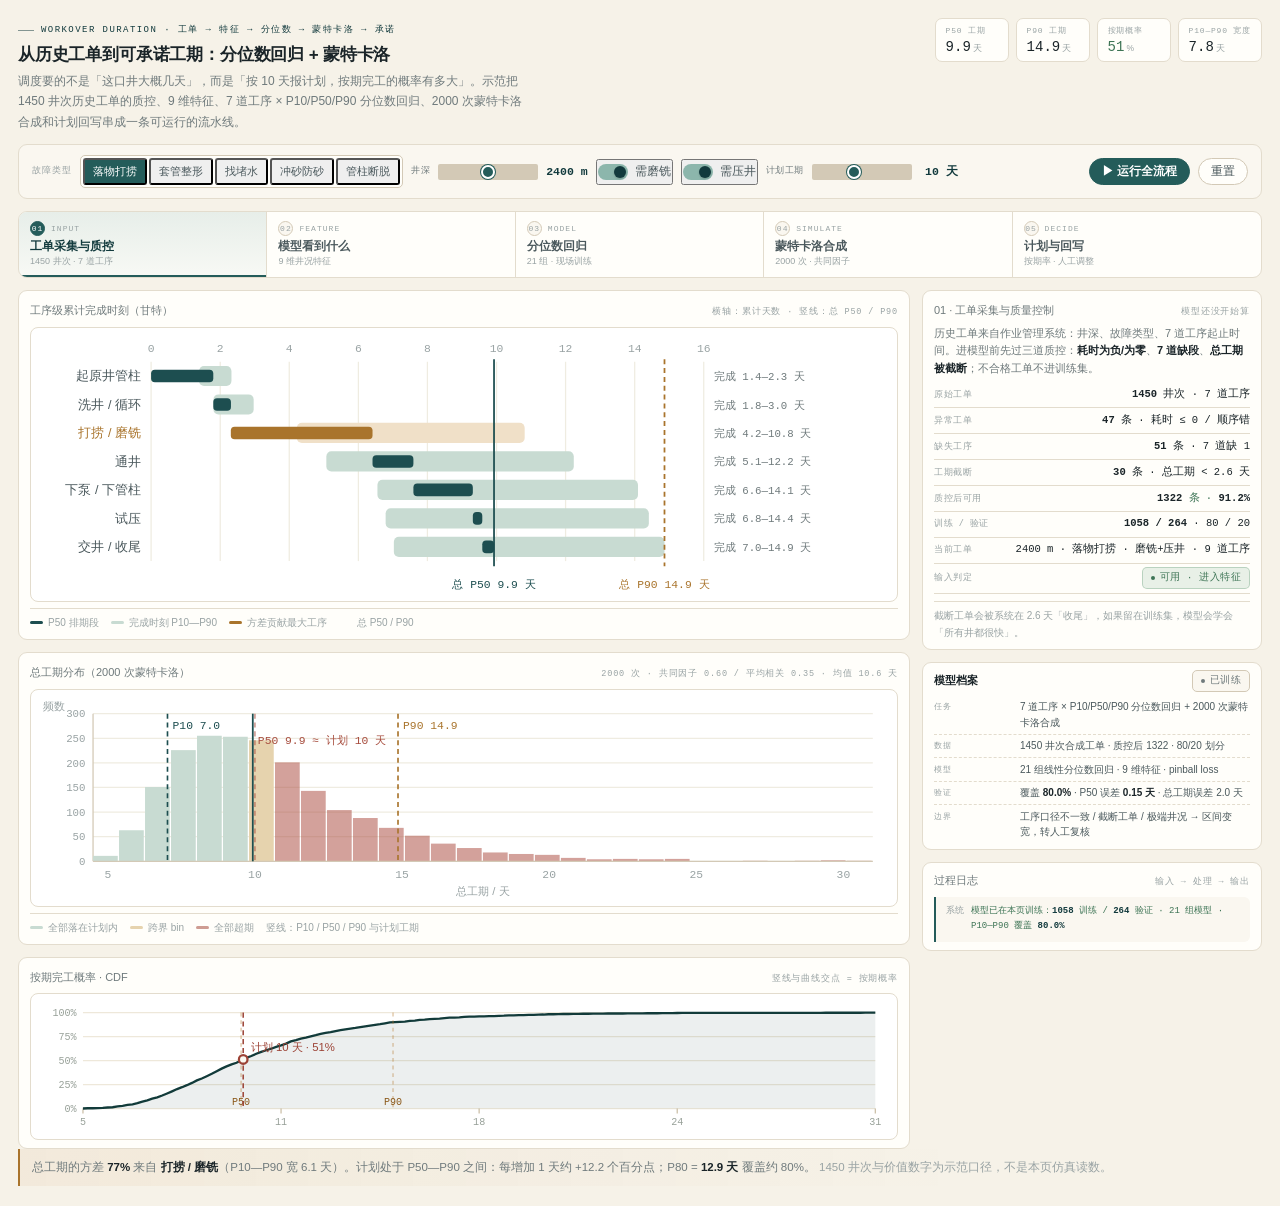
<file: cases/workover-duration-ts/demo/index.html>
<!DOCTYPE html>
<html lang="zh-CN">
<head>
<meta charset="UTF-8">
<meta name="viewport" content="width=device-width, initial-scale=1">
<title>示范：从历史工单到可承诺工期（分位数回归 + 蒙特卡洛）</title>
<link rel="stylesheet" href="demo.css">
<style>
  .gantt-wrap{border:1px solid var(--line);border-radius:8px;background:#fff;padding:6px 4px 2px}
  .gantt-wrap svg{display:block;width:100%;height:auto}
  .vrow{display:flex;align-items:baseline;justify-content:space-between;gap:10px;padding:3.5px 0;border-bottom:1px solid var(--line);font-size:10.5px}
  .vrow:last-child{border-bottom:0}
  .vrow .vk{font-family:var(--mono);font-size:8.5px;letter-spacing:.06em;color:var(--ink-4);white-space:nowrap}
  .vrow .vv{font-family:var(--mono);font-size:10.5px;color:var(--ink);text-align:right}
  .vrow .vv small{font-family:var(--sans);font-size:9px;color:var(--ink-4);margin-left:2px}
  .vrow .vv.ok{color:var(--ok)}.vrow .vv.warn{color:var(--warn)}.vrow .vv.bad{color:var(--bad)}
  .frow{display:grid;grid-template-columns:74px minmax(0,1fr) 60px;gap:7px;align-items:center;
    font-size:10px;color:var(--ink-3);padding:3px 0}
  .frow .lb{white-space:nowrap;overflow:hidden;text-overflow:ellipsis}
  .frow .track{height:6px;border-radius:3px;background:var(--paper-3);position:relative}
  .frow .track::before{content:'';position:absolute;left:50%;top:-2px;bottom:-2px;width:1px;background:var(--line-2)}
  .frow .track i{position:absolute;top:0;bottom:0;border-radius:3px}
  .frow .val{font-family:var(--mono);font-size:9px;text-align:right;color:var(--ink-2);white-space:nowrap}
  .chips{display:flex;gap:4px;flex-wrap:wrap;padding:2px 0 5px}
  .chip{font-family:var(--mono);font-size:8.5px;padding:1px 5px;border-radius:3px;border:1px solid var(--line-2);color:var(--ink-4)}
  .chip.on{background:var(--jade-l);border-color:var(--jade);color:var(--jade-d)}
  .calwrap{border:1px solid var(--line);border-radius:6px;background:#fff;padding:3px}
  .calwrap svg{display:block;width:100%;height:auto}
  .grpbar{display:grid;grid-template-columns:64px minmax(0,1fr) 52px;gap:7px;align-items:center;font-size:10px;color:var(--ink-3);padding:3px 0}
  .grpbar .track{height:7px;border-radius:3px;background:var(--paper-3);position:relative}
  .grpbar .track::before{content:'';position:absolute;left:50%;top:-2px;bottom:-2px;width:1px;background:var(--line-2)}
  .grpbar .track i{position:absolute;top:0;bottom:0;border-radius:3px}
  .grpbar .val{font-family:var(--mono);font-size:9px;text-align:right;color:var(--ink-2)}
  .plantab td{font-family:var(--mono);font-size:10px;padding:4px 8px 4px 0}
  .plantab .k2{font-family:var(--sans)}
  .valtab td{font-family:var(--mono);font-size:10px;padding:4px 8px 4px 0}
  .valtab .k2{font-family:var(--sans)}
  .valtab .up{color:var(--ok);font-weight:600}
  .mini{font-family:var(--mono);font-size:8.5px;color:var(--ink-4);line-height:1.55}
  .keep{background:var(--jade-l)}
  .dstage .dtable td{padding:1.5px 8px 1.5px 0;font-size:10px}
  .dstage .dtable th{padding:2px 8px 2px 0;font-size:8px}
  .dstage .dval > div{padding:3px 8px}
  .dstage .dval .v{font-size:12.5px}
  .dstage .dval .s{font-size:8.5px}
  .dstage .dfig-h{margin-bottom:5px}
  .dstage-lede{margin:2px 0 5px;font-size:11px;line-height:1.6}
  .dfig-foot{font-size:10px;padding-top:5px;margin-top:6px}
  .dmodel{padding:7px 11px 6px}
  .dmodel-row{padding:3.5px 0;font-size:10px}
  .dtrace{max-height:100px;font-size:9px;line-height:1.7}
  .dfeed .dbtn{padding:3px 8px;font-size:10px}
  .dctl{gap:8px}
  .dctl input[type=range]{width:100px}
  .dctl .seg button{padding:4px 8px;font-size:11px}
  .dctl .seg button:focus-visible,
  .dctl .tog:focus-visible,
  .dctl .dbtn:focus-visible,
  .ctl-s input:focus-visible{outline:2px solid var(--jade);outline-offset:2px}
  @media (max-width:760px){
    .gantt-wrap{overflow-x:auto;-webkit-overflow-scrolling:touch}
    .gantt-wrap svg{min-width:620px}
    .dctl{gap:10px}
    .dctl .seg{width:100%}
  }
</style>
</head>
<body>

<div class="dhead">
  <div>
    <div class="dkick">WORKOVER DURATION · 工单 → 特征 → 分位数 → 蒙特卡洛 → 承诺</div>
    <h1>从历史工单到可承诺工期：分位数回归 + 蒙特卡洛</h1>
    <p class="lead">调度要的不是「这口井大概几天」，而是「按 10 天报计划，按期完工的概率有多大」。示范把 1450 井次历史工单的质控、9 维特征、7 道工序 × P10/P50/P90 分位数回归、2000 次蒙特卡洛合成和计划回写串成一条可运行的流水线。</p>
  </div>
  <div class="dhead-r">
    <div class="dstat"><div class="k">P50 工期</div><div class="v" id="st-p50">—</div></div>
    <div class="dstat"><div class="k">P90 工期</div><div class="v" id="st-p90">—</div></div>
    <div class="dstat good"><div class="k">按期概率</div><div class="v" id="st-prob">—</div></div>
    <div class="dstat"><div class="k">P10—P90 宽度</div><div class="v" id="st-w">—</div></div>
  </div>
</div>

<div class="dctl">
  <div class="grp"><span class="glbl" id="lbl-fault">故障类型</span><div class="seg" id="seg-fault" role="group" aria-labelledby="lbl-fault"></div></div>
  <div class="ctl-s"><label for="r-depth">井深</label><input type="range" id="r-depth" min="1200" max="3600" step="50" value="2400" aria-label="井深（米）"><output id="o-depth" for="r-depth">2400 m</output></div>
  <button type="button" class="tog on" id="tog-mill" role="switch" aria-checked="true" aria-label="是否需要磨铣"><i></i>需磨铣</button>
  <button type="button" class="tog on" id="tog-kill" role="switch" aria-checked="true" aria-label="是否需要压井"><i></i>需压井</button>
  <div class="ctl-s"><label for="r-plan">计划工期</label><input type="range" id="r-plan" min="3" max="20" step="0.5" value="10" aria-label="计划工期（天）"><output id="o-plan" for="r-plan">10 天</output></div>
  <div class="grp" style="margin-left:auto">
    <button class="dbtn pri" id="btn-run" type="button">▶ 运行全流程</button>
    <button class="dbtn" id="btn-reset" type="button" aria-label="恢复默认井况与计划工期">重置</button>
  </div>
</div>

<div class="dflow" id="flow" role="tablist" aria-label="修井工期 AI 作业流">
  <button type="button" class="on" data-s="0" role="tab" aria-selected="true"><span class="n"><i>01</i>INPUT</span><b>工单采集与质控</b><span>1450 井次 · 7 道工序</span></button>
  <button type="button" data-s="1" role="tab" aria-selected="false"><span class="n"><i>02</i>FEATURE</span><b>模型看到什么</b><span>9 维井况特征</span></button>
  <button type="button" data-s="2" role="tab" aria-selected="false"><span class="n"><i>03</i>MODEL</span><b>分位数回归</b><span>21 组 · 现场训练</span></button>
  <button type="button" data-s="3" role="tab" aria-selected="false"><span class="n"><i>04</i>SIMULATE</span><b>蒙特卡洛合成</b><span>2000 次 · 共同因子</span></button>
  <button type="button" data-s="4" role="tab" aria-selected="false"><span class="n"><i>05</i>DECIDE</span><b>计划与回写</b><span>按期率 · 人工调整</span></button>
</div>

<div class="dgrid c2">
  <div class="dcol">
    <div class="dfig">
      <div class="dfig-h"><b>工序级累计完成时刻（甘特）</b><span>横轴：累计天数 · 竖线：总 P50 / P90</span></div>
      <div class="gantt-wrap"><svg id="gantt" viewBox="0 0 680 210" role="img" aria-label="7 道工序的累计完成时刻与总工期分位"></svg></div>
      <div class="dfig-foot">
        <span><i style="background:#1d4e50"></i>P50 排期段</span>
        <span><i style="background:#c8dbd2"></i>完成时刻 P10—P90</span>
        <span><i style="background:#a9742c"></i>方差贡献最大工序</span>
        <span><i style="background:#1d4e50;height:0;border-left:2px solid #1d4e50;border-radius:0"></i>总 P50 / P90</span>
      </div>
    </div>
    <div class="dfig">
      <div class="dfig-h"><b>总工期分布（2000 次蒙特卡洛）</b><span id="mc-hint">—</span></div>
      <div class="gantt-wrap"><svg id="hist" viewBox="0 0 680 165" role="img" aria-label="总工期分布"></svg></div>
      <div class="dfig-foot">
        <span><i style="background:#c8dbd2"></i>全部落在计划内</span>
        <span><i style="background:#e6d3ae"></i>跨界 bin</span>
        <span><i style="background:#a64b3c;opacity:.55"></i>全部超期</span>
        <span>竖线：P10 / P50 / P90 与计划工期</span>
      </div>
    </div>
    <div class="dfig">
      <div class="dfig-h"><b>按期完工概率 · CDF</b><span>竖线与曲线交点 = 按期概率</span></div>
      <div class="gantt-wrap"><svg id="cdf" viewBox="0 0 680 108" role="img" aria-label="总工期累计概率曲线"></svg></div>
    </div>
  </div>

  <div class="dcol">
    <div class="dfig dstage on" data-stage="0">
      <div class="dfig-h"><b>01 · 工单采集与质量控制</b><span>模型还没开始算</span></div>
      <p class="dstage-lede">历史工单来自作业管理系统：井深、故障类型、7 道工序起止时间。进模型前先过三道质控：<b>耗时为负/为零</b>、<b>7 道缺段</b>、<b>总工期被截断</b>；不合格工单不进训练集。</p>
      <div class="vrow"><span class="vk">原始工单</span><span class="vv"><b>1450</b> 井次 · 7 道工序</span></div>
      <div class="vrow"><span class="vk">异常工单</span><span class="vv"><b id="q-bad">47</b> 条 · 耗时 ≤ 0 / 顺序错</span></div>
      <div class="vrow"><span class="vk">缺失工序</span><span class="vv"><b id="q-miss">51</b> 条 · 7 道缺 1</span></div>
      <div class="vrow"><span class="vk">工期截断</span><span class="vv"><b id="q-trunc">30</b> 条 · 总工期 &lt; 2.6 天</span></div>
      <div class="vrow"><span class="vk">质控后可用</span><span class="vv ok"><b id="q-ok">1322</b> 条 · <b id="q-rate">91.2%</b></span></div>
      <div class="vrow"><span class="vk">训练 / 验证</span><span class="vv"><b id="q-split">1058 / 264</b> · 80 / 20</span></div>
      <div class="vrow"><span class="vk">当前工单</span><span class="vv" id="q-cur">—</span></div>
      <div class="vrow"><span class="vk">输入判定</span><span class="vv" id="q-gate">—</span></div>
      <div class="dfig-foot" style="margin-top:7px"><span>截断工单会被系统在 2.6 天「收尾」，如果留在训练集，模型会学会「所有井都很快」。</span></div>
    </div>

    <div class="dfig dstage" data-stage="1">
      <div class="dfig-h"><b>02 · 模型看到的 9 维特征</b><span>原始工单 → 可比较的数</span></div>
      <p class="dstage-lede">模型不吃「作业队」「天气」这类会随台账变动的字段，只吃 9 个数：<b>井深、5 类故障 one-hot（断脱为基准）、作业复杂度、工序数、含打捞/套管/磨铣/压井</b>。每个数按训练集均值标准化。</p>
      <div class="frow"><span class="lb">井深</span><span class="track"><i id="fb-depth"></i></span><span class="val" id="fv-depth">—</span></div>
      <div class="chips" id="f-onehot"></div>
      <div class="frow"><span class="lb">作业复杂度</span><span class="track"><i id="fb-comp"></i></span><span class="val" id="fv-comp">—</span></div>
      <div class="frow"><span class="lb">工序数</span><span class="track"><i id="fb-nproc"></i></span><span class="val" id="fv-nproc">—</span></div>
      <div class="frow"><span class="lb">含打捞</span><span class="track"><i id="fb-fish"></i></span><span class="val" id="fv-fish">—</span></div>
      <div class="frow"><span class="lb">含套管作业</span><span class="track"><i id="fb-casing"></i></span><span class="val" id="fv-casing">—</span></div>
      <div class="frow"><span class="lb">含磨铣</span><span class="track"><i id="fb-mill"></i></span><span class="val" id="fv-mill">—</span></div>
      <div class="frow"><span class="lb">含压井</span><span class="track"><i id="fb-kill"></i></span><span class="val" id="fv-kill">—</span></div>
      <div class="dfig-foot" style="margin-top:7px"><span>复杂度 = 磨铣 0.6 + 压井 0.4；工序数 = 7 + 磨铣 + 压井（7—9 道）。</span></div>
    </div>

    <div class="dfig dstage" data-stage="2">
      <div class="dfig-h"><b>03 · 分位数回归训练与验证</b><span>本页现场训练 · 合成工单</span></div>
      <p class="dstage-lede">7 道工序 × 3 个分位 = <b>21 组线性分位数回归</b>，pinball loss 现场训练 200 轮，留出 264 井次验证；分位交叉按单调性后处理。</p>
      <div class="dval">
        <div><div class="k">训练 / 验证</div><div class="v" id="m-n">—</div><div class="s">80 / 20 井次划分</div></div>
        <div><div class="k">P10—P90 覆盖</div><div class="v ok" id="m-cov">—</div><div class="s">名义 80%</div></div>
        <div><div class="k">P50 工序误差</div><div class="v" id="m-ae">—</div><div class="s">中位绝对误差 · 天</div></div>
        <div><div class="k">分位交叉</div><div class="v" id="m-cross">—</div><div class="s">后处理后</div></div>
      </div>
      <p class="mini" style="margin:5px 0 1px">训练损失 · pinball · 每 4 轮</p>
      <svg class="dcurve" id="curve" viewBox="0 0 320 58" role="img" aria-label="训练与验证损失曲线"></svg>
      <p class="mini" style="margin:5px 0 1px">P50 校准 · 预测 vs 实际（验证集 5 桶中位）</p>
      <div class="calwrap"><svg id="calib" viewBox="0 0 320 78" role="img" aria-label="P50 预测与实际校准图"></svg></div>
      <div class="dfig-h" style="margin-top:6px"><b>当前关键工序的特征贡献</b><span>按组汇总 · 对数空间</span></div>
      <div id="contrib"></div>
    </div>

    <div class="dfig dstage" data-stage="3">
      <div class="dfig-h"><b>04 · 蒙特卡洛合成总工期</b><span>工序分位 → 总工期分布</span></div>
      <p class="dstage-lede">每道工序用 P10/P50/P90 拟合对数正态，再按 <b>z_p = 0.60·z₀ + 0.80·ε_p</b> 抽 2000 组相加。共同因子代表地层、队伍、设备的共同扰动；去掉它，区间会明显变窄。</p>
      <div class="dval">
        <div><div class="k">抽样次数</div><div class="v" id="s-n">2000</div><div class="s">固定随机流 · 可复现</div></div>
        <div><div class="k">共同因子载荷</div><div class="v" id="s-load">0.60</div><div class="s">z 空间两两相关 0.36</div></div>
        <div><div class="k">工序平均相关</div><div class="v" id="s-corr">—</div><div class="s">2000 组实测</div></div>
        <div><div class="k">忽略相关</div><div class="v warn" id="s-indep">—</div><div class="s">P10—P90 宽度会低估</div></div>
      </div>
      <div class="dfig-h" style="margin-top:7px"><b>工序分位（当前井）</b><span>天 · 按 P10 / P50 / P90</span></div>
      <table class="dtable plantab"><thead><tr><th>工序</th><th class="num">P10</th><th class="num">P50</th><th class="num">P90</th><th class="num">宽</th></tr></thead><tbody id="proc"></tbody></table>
      <div class="dfig-foot" style="margin-top:5px"><span id="key-hint">—</span></div>
    </div>

    <div class="dfig dstage" data-stage="4">
      <div class="dfig-h"><b>05 · 计划决策与回写</b><span>分布 → 可承诺的日期</span></div>
      <p class="dstage-lede">计划工期是<b>承诺</b>，不是预测。滑杆给出「按 X 天报计划 → 按期概率 Y%」；P80 是常用承诺档，人工确认或改期后回写台账。</p>
      <div class="dval">
        <div><div class="k">当前计划</div><div class="v" id="p-plan">—</div><div class="s">滑杆可调</div></div>
        <div><div class="k">按期概率</div><div class="v ok" id="p-prob">—</div><div class="s">2000 次抽样中按时完工</div></div>
        <div><div class="k">P80 承诺</div><div class="v" id="p-p80">—</div><div class="s">覆盖约 80% 抽样</div></div>
        <div><div class="k">关键工序</div><div class="v" id="p-key" style="font-size:11px">—</div><div class="s">方差贡献最大</div></div>
      </div>
      <table class="dtable plantab" style="margin-top:7px"><thead><tr><th>口径</th><th class="num">工期</th><th class="num">按期概率</th></tr></thead><tbody id="plantab"></tbody></table>
      <p class="mini" style="margin-top:6px">1450 井次 · 改造前后（示范口径，不是本页仿真读数）</p>
      <table class="dtable valtab"><thead><tr><th>指标</th><th>改造前</th><th>改造后</th></tr></thead><tbody>
        <tr><td class="k2">人工估工期 MAPE</td><td>28%</td><td class="up">14%</td></tr>
        <tr><td class="k2">P80 承诺兑现率</td><td>62%</td><td class="up">81%</td></tr>
        <tr><td class="k2">计划编制</td><td>2 h</td><td class="up">10 min</td></tr>
        <tr><td class="k2">待机 / 窝工成本</td><td>基线</td><td class="up">−18%</td></tr>
      </tbody></table>
      <div class="dfeed" id="feedback" style="margin-top:7px">
        <button class="dbtn" type="button" data-fb="adopt">✓ 采纳 P80 承诺</button>
        <button class="dbtn" type="button" data-fb="adjust">✗ 人工上调 1 天</button>
        <span class="dfeed-note" id="fb-note">回写 0 条 · 人工确认后才进入下一轮训练</span>
      </div>
    </div>

    <div class="dmodel">
      <div class="dmodel-h"><b>模型档案</b><span class="db plain" id="m-badge">已训练</span></div>
      <div class="dmodel-row"><span class="k">任务</span><span class="v">7 道工序 × P10/P50/P90 分位数回归 + 2000 次蒙特卡洛合成</span></div>
      <div class="dmodel-row"><span class="k">数据</span><span class="v">1450 井次合成工单 · 质控后 1322 · 80/20 划分</span></div>
      <div class="dmodel-row"><span class="k">模型</span><span class="v">21 组线性分位数回归 · 9 维特征 · pinball loss</span></div>
      <div class="dmodel-row"><span class="k">验证</span><span class="v" id="m-summary">—</span></div>
      <div class="dmodel-row"><span class="k">边界</span><span class="v">工序口径不一致 / 截断工单 / 极端井况 → 区间变宽，转人工复核</span></div>
    </div>

    <div class="dfig" style="padding-top:8px">
      <div class="dfig-h"><b>过程日志</b><span>输入 → 处理 → 输出</span></div>
      <div class="dtrace" id="trace"></div>
    </div>
  </div>
</div>

<p class="dnote" id="note"></p>

<script src="demo.js"></script>
</body>
</html>
</file>
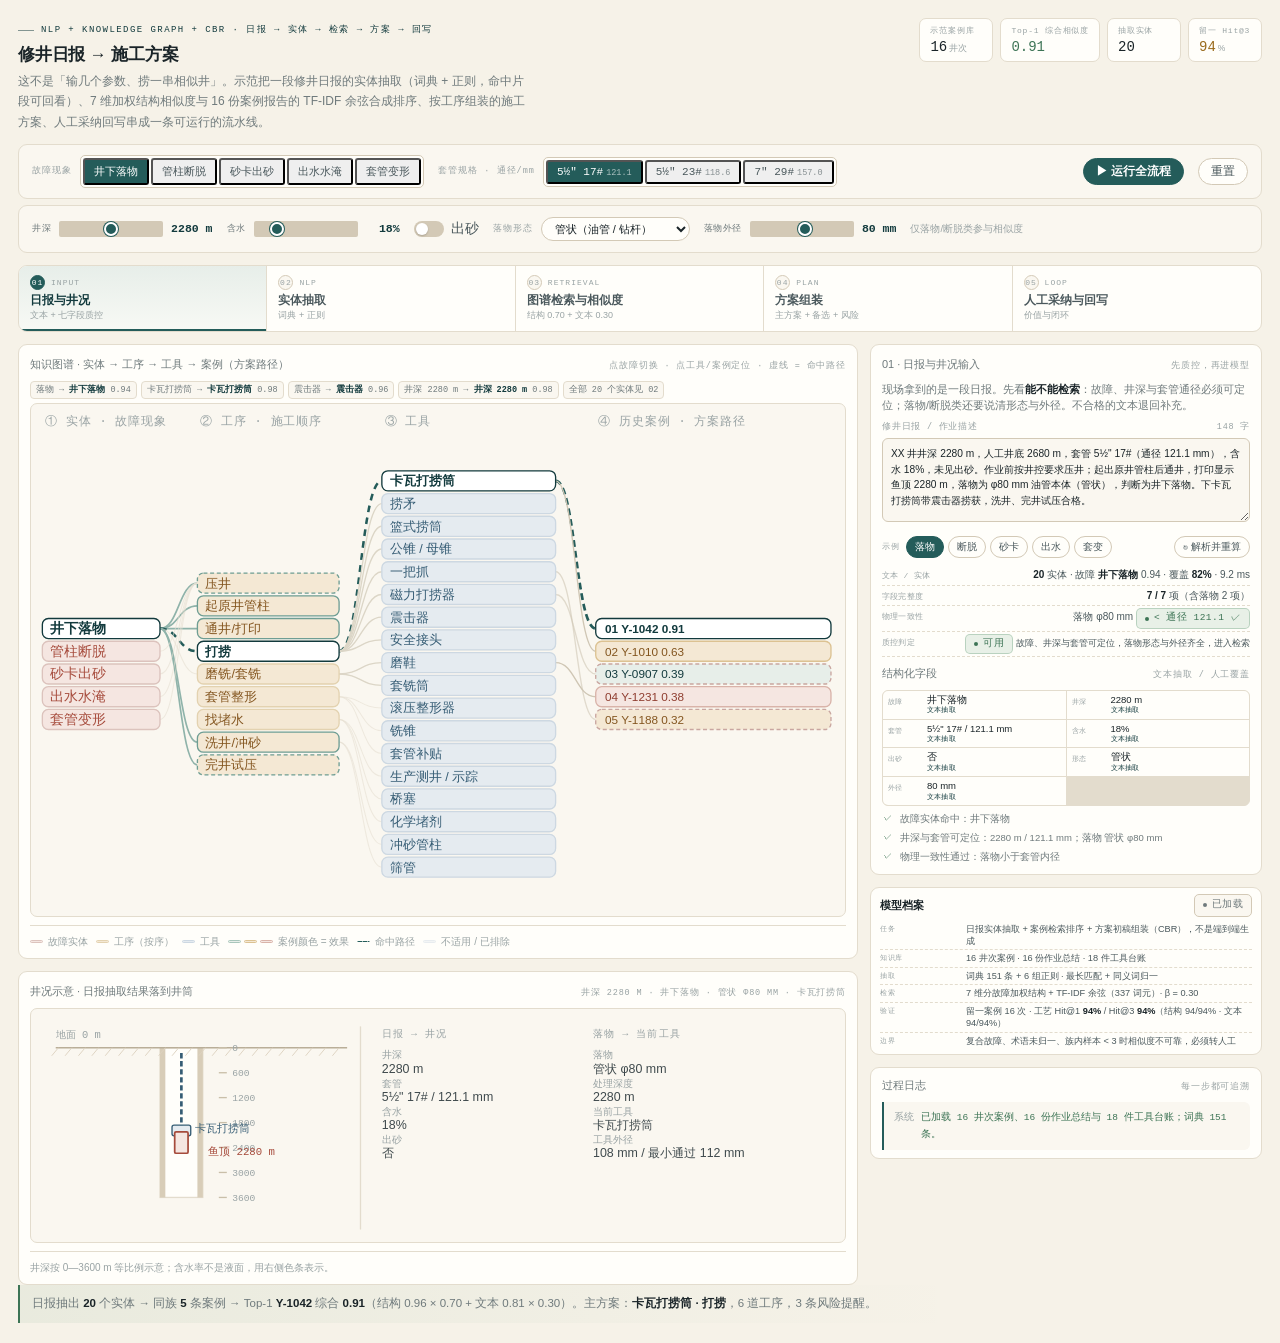
<file: cases/workover-plan-kg/demo/index.html>
<!DOCTYPE html>
<html lang="zh-CN">
<head>
<meta charset="UTF-8">
<meta name="viewport" content="width=device-width, initial-scale=1">
<title>示范：从修井日报到施工方案（修井方案智能推荐）</title>
<link rel="stylesheet" href="demo.css">
<style>
  /* 两栏：左侧图谱 + 井筒，右侧五段面板 + 模型档案 + 日志 */
  .dgrid.c2{grid-template-columns:minmax(0,1fr) minmax(0,392px)}
  @media (max-width:900px){.dgrid.c2{grid-template-columns:minmax(0,1fr)}}

  /* ---------- 控制条 ---------- */
  .dctl{gap:9px 14px}
  .dctl .grp{flex-wrap:wrap;min-width:0}
  .dctl .seg{flex-wrap:wrap}
  .dctl-sub{margin-top:-6px}
  .seg-casing button{font-family:var(--mono);font-size:10px}
  .seg-sub{font-family:var(--mono);font-size:8.5px;opacity:.62;margin-left:3px}
  .seg button{padding:4px 9px;font-size:11px}
  .ctl-sel{font-family:var(--sans);font-size:11px;color:var(--ink);background:var(--card);
    border:1px solid var(--line-2);border-radius:100px;padding:4px 9px;outline:none;max-width:180px}
  .ctl-sel:focus-visible{outline:2px solid var(--jade);outline-offset:2px}
  .ctl-sel:disabled{opacity:.45;cursor:not-allowed}
  .ctl-hint{font-size:9.5px;color:var(--ink-4);line-height:1.5}
  .ctl-hint.off{opacity:.55}
  .grp.off .glbl,.grp.off .ctl-sel{opacity:.5}
  .dctl input[type=range]{width:104px}
  .dctl .ctl-s output{min-width:34px}
  button.tog{border:0;background:none;padding:0;font:inherit;color:var(--ink-2);cursor:pointer}
  button.tog:focus-visible{outline:2px solid var(--jade);outline-offset:3px;border-radius:5px}

  /* ---------- 图谱 ---------- */
  .gwrap{border:1px solid var(--line);border-radius:7px;background:var(--card-soft);padding:4px 6px 0;overflow-x:auto}
  #graph{min-width:556px;width:100%;height:auto;display:block}
  .gstrip{display:flex;flex-wrap:nowrap;gap:4px;margin-bottom:4px;min-height:17px;overflow-x:auto;scrollbar-width:none}
  .gstrip::-webkit-scrollbar{display:none}
  .gstrip .ec{font-family:var(--mono);font-size:8.5px;color:var(--ink-3);border:1px solid var(--line);
    background:var(--card-soft);border-radius:4px;padding:1px 5px;white-space:nowrap}
  .gstrip .ec b{color:var(--jade-d);font-weight:600}
  .gnode{cursor:pointer}
  .gnode rect{transition:fill .18s,stroke .18s}
  .gnode:focus{outline:none}
  .gnode:focus rect{stroke:#123a3d;stroke-width:2}
  .gedge{fill:none;stroke:#dcd6c7;stroke-width:1}
  .gedge.chain{stroke:#8fb3aa;stroke-width:1.25}
  .gedge.hot{stroke:var(--jade);stroke-width:1.9;stroke-dasharray:5 4;animation:dash 1.1s linear infinite}
  .gedge.dim{stroke:#e6e0d3;stroke-width:.8;opacity:.6}
  .gedge.case{stroke:#cfc6b4;stroke-width:1}
  .gedge.case.hot{stroke:var(--jade);stroke-width:2;stroke-dasharray:5 3}
  @keyframes dash{to{stroke-dashoffset:-18}}
  .dfig-foot{gap:8px;font-size:10px}
  .dfig-foot i.mut{background:#e5ebf0;border:1px solid #cdd8e2;opacity:.45}
  .ghint{display:none}

  /* ---------- 井筒示意 ---------- */
  .wwrap{border:1px solid var(--line);border-radius:7px;background:var(--card-soft);padding:4px 6px 2px}
  #well{width:100%;height:auto;display:block;min-width:500px}
  .wwrap{overflow-x:auto}

  /* ---------- 01 输入 ---------- */
  .tlab{display:flex;align-items:baseline;justify-content:space-between;gap:8px;font-family:var(--mono);
    font-size:8.5px;letter-spacing:.09em;color:var(--ink-4);margin:0 0 4px}
  .rpt{width:100%;min-height:84px;resize:vertical;font-family:var(--sans);font-size:10.2px;line-height:1.52;
    color:var(--ink);background:var(--card-soft);border:1px solid var(--line-2);border-radius:6px;padding:7px 8px;outline:none}
  .rpt:focus{border-color:var(--jade);box-shadow:0 0 0 3px rgba(36,92,90,.08)}
  .exrow{display:flex;gap:4px;flex-wrap:wrap;align-items:center;margin:6px 0 7px}
  .exrow .glbl{font-family:var(--mono);font-size:8px;letter-spacing:.1em;color:var(--ink-4);margin-right:2px}
  .exrow button{font-size:10px;padding:3px 8px;border:1px solid var(--line-2);border-radius:100px;
    background:var(--card);color:var(--ink-2);cursor:pointer;white-space:nowrap}
  .exrow button:hover{border-color:var(--jade);color:var(--jade-d)}
  .exrow button.on{background:var(--jade);border-color:var(--jade);color:#fff}
  .exrow .dbtn{margin-left:auto;padding:3px 8px;font-size:10px}
  .qrow{display:flex;justify-content:space-between;gap:8px;font-size:10px;padding:2px 0;border-bottom:1px dashed var(--line)}
  .qrow:last-child{border-bottom:0}
  .qrow .k{color:var(--ink-4);font-family:var(--mono);font-size:8px;letter-spacing:.03em;white-space:nowrap;padding-top:2px}
  .qrow .v{color:var(--ink-2);text-align:right;line-height:1.5}
  .fvals{display:grid;grid-template-columns:repeat(2,minmax(0,1fr));gap:1px;background:var(--line);border:1px solid var(--line);border-radius:6px;overflow:hidden}
  .frow{display:grid;grid-template-columns:34px minmax(0,1fr);grid-template-rows:auto auto;gap:0 5px;
    background:var(--card);padding:3px 5px;min-width:0}
  .frow .fk{grid-row:1/3;font-family:var(--mono);font-size:7.2px;letter-spacing:.04em;color:var(--ink-4);padding-top:2px}
  .frow .fv{font-size:9.5px;color:var(--ink);white-space:nowrap;overflow:hidden;text-overflow:ellipsis;line-height:1.35}
  .frow .fs{font-family:var(--mono);font-size:7px;letter-spacing:.03em;line-height:1.3}
  .frow .fs.src-text{color:var(--jade-d)}
  .frow .fs.src-manual{color:var(--clay-d)}
  .frow .fs.src-over{color:var(--bad)}
  .qrule{display:flex;gap:6px;font-size:9.5px;line-height:1.55;color:var(--ink-3);padding:2px 0}
  .qrule .qi{font-family:var(--mono);font-size:8px;width:12px;flex-shrink:0;text-align:center;color:var(--ok)}
  .qrule.bad .qi{color:var(--bad)}
  .qrule.warn .qi{color:var(--warn)}

  /* ---------- 02 NLP ---------- */
  .hl{font-size:10.5px;line-height:1.95;color:var(--ink-2);background:var(--card-soft);border:1px solid var(--line);
    border-radius:6px;padding:6px 8px;max-height:128px;overflow:auto}
  .hl mark{background:none;color:inherit;border-radius:2px;padding:0 1px;border-bottom:2px solid}
  mark.efault{background:#f8e3dc;border-color:#c0715d;color:#8f3d2f}
  mark.ewell{background:#e2eeea;border-color:#4d8b7e;color:#1d4e50}
  mark.etool{background:#e4ebf2;border-color:#5f83a0;color:#2f5268}
  mark.eproc{background:#f6ead4;border-color:#c49a58;color:#7a521c}
  mark.econs{background:#ece6f2;border-color:#8c78a5;color:#5a4676}
  .hl-legend{display:flex;flex-wrap:wrap;gap:4px 10px;font-size:9px;color:var(--ink-4);margin:4px 0 0}
  .hl-legend span{display:inline-flex;align-items:center;gap:4px}
  .hl-legend i{width:9px;height:9px;border-radius:2px;display:block;border:1px solid}
  .entlist{display:grid;grid-template-columns:minmax(0,1fr) minmax(0,1fr);gap:0 9px;border-top:1px solid var(--line);margin-top:3px;min-width:0}
  .entcol{min-width:0}
  .eg-h{display:flex;align-items:center;gap:5px;font-family:var(--mono);font-size:7.5px;letter-spacing:.08em;
    color:var(--ink-4);padding:5px 0 2px}
  .eg-h i{width:6px;height:6px;border-radius:2px;display:block;flex-shrink:0}
  .eg-h b{font-weight:500;color:var(--ink-3);letter-spacing:0;font-family:var(--sans);font-size:9px;white-space:nowrap}
  .er{display:grid;grid-template-columns:58px minmax(0,1fr) 20px 26px;gap:3px;align-items:baseline;
    font-size:8.8px;padding:2px 0;border-bottom:1px solid var(--line);line-height:1.4}
  .er:last-child{border-bottom:0}
  .er .es{color:var(--ink-2);white-space:nowrap;overflow:hidden;text-overflow:ellipsis}
  .er .es.same{grid-column:1/3;color:var(--ink);font-size:9px}
  .er .ea{color:var(--ink);min-width:0;overflow:hidden;text-overflow:ellipsis;white-space:nowrap}
  .er .ea b{color:var(--jade-d);font-weight:600}
  .er .em{font-family:var(--mono);font-size:6.5px;color:var(--ink-4);text-align:right}
  .er .ec{font-family:var(--mono);font-size:7.4px;color:var(--ink-3);text-align:right}

  /* ---------- 03 检索 ---------- */
  .hits{width:100%;border-collapse:collapse;table-layout:fixed;font-size:9.5px}
  .hits th{font-family:var(--mono);font-size:7.5px;font-weight:400;letter-spacing:.05em;color:var(--ink-4);
    text-align:left;padding:3px 6px 4px 0;border-bottom:1px solid var(--line-2);white-space:nowrap}
  .hits td{padding:4px 6px 4px 0;border-bottom:1px solid var(--line);color:var(--ink-2);vertical-align:top}
  .hits tr[data-case]{cursor:pointer}
  .hits tr[data-case]:hover td{background:var(--card-soft)}
  .hits tr.sel td{background:var(--jade-l)}
  .hits .num{font-family:var(--mono);text-align:right;white-space:nowrap}
  .hits .cid{font-family:var(--mono);font-size:9px;color:var(--ink);white-space:nowrap}
  .hits .csub{font-size:8px;color:var(--ink-4);font-family:var(--mono);white-space:nowrap;overflow:hidden;text-overflow:ellipsis}
  .hits .excl{color:var(--bad);font-family:var(--mono);font-size:7.5px}
  .fbar{display:grid;grid-template-columns:54px minmax(28px,1fr) 96px;gap:6px;align-items:center;
    font-size:9.5px;color:var(--ink-3);padding:1px 0}
  .fbar .lbl{font-family:var(--mono);font-size:8px;letter-spacing:.03em;color:var(--ink-3);white-space:nowrap}
  .fbar .track{height:5px;border-radius:3px;background:var(--paper-3);overflow:hidden}
  .fbar .track i{display:block;height:100%;border-radius:3px;background:var(--jade)}
  .fbar .val{font-family:var(--mono);font-size:7.8px;color:var(--ink-2);text-align:right;white-space:nowrap}
  .fbar .val b{color:var(--jade-d)}
  .fbar.zero{opacity:.5}
  .simhead{display:flex;align-items:baseline;gap:7px;flex-wrap:wrap;font-size:10.5px;color:var(--ink-2);margin-bottom:5px}
  .simhead b{font-family:var(--mono);color:var(--jade-d)}
  .simhead .simnote{font-size:8.5px;color:var(--ink-4)}
  .formula{font-family:var(--mono);font-size:8.5px;color:var(--ink-3);border-top:1px solid var(--line);
    margin-top:5px;padding-top:4px;line-height:1.7;word-break:break-word}
  .formula b{color:var(--jade-d)}
  .tterms{display:grid;grid-template-columns:minmax(0,1fr) 34px 34px 36px;gap:4px;font-family:var(--mono);font-size:8px;
    color:var(--ink-3);border-top:1px dashed var(--line);margin-top:5px;padding-top:4px}
  .tterms .th{color:var(--ink-4);font-size:7px;letter-spacing:.04em}
  .tterms .w{text-align:right}
  .tterms .tm{white-space:nowrap;overflow:hidden;text-overflow:ellipsis;color:var(--ink-2)}
  .pathline{display:flex;flex-wrap:wrap;gap:3px;align-items:center;font-size:9px;color:var(--ink-3);margin-top:6px;line-height:1.6}
  .pathline .pc{font-size:8.8px;border:1px solid var(--line);background:var(--card-soft);border-radius:3px;padding:1px 4px;white-space:nowrap}
  .pathline .pc.hot{border-color:#9dc0b7;background:var(--jade-l);color:var(--jade-d)}
  .pathline .ar{color:var(--line-3);font-family:var(--mono);font-size:8px}
  .excluded{font-size:8.8px;color:var(--ink-4);line-height:1.5;margin-top:4px}
  .empty{font-size:10.5px;color:var(--ink-4);padding:8px 0;line-height:1.6}

  /* ---------- 04 方案 ---------- */
  .plancard{border:1px solid var(--line);border-radius:7px;background:var(--card-soft);padding:7px 8px}
  .planhead{display:flex;align-items:center;gap:6px;flex-wrap:wrap}
  .planhead .rank{font-family:var(--mono);font-size:8.5px;color:var(--ink-4);letter-spacing:.06em}
  .planhead b{font-size:12px;color:var(--ink)}
  .planhead .score{margin-left:auto;font-family:var(--mono);font-size:10px;color:var(--jade-d)}
  .ptags{display:flex;gap:4px 5px;flex-wrap:wrap;margin-top:4px;line-height:1.7;align-items:center}
  .pm{font-size:9.5px;color:var(--ink-3);line-height:1.55;margin-top:3px}
  .pm b{color:var(--ink-2)}
  .steps{list-style:none;margin:6px 0 0;border-top:1px dashed var(--line);padding-top:5px}
  .steps li{display:grid;grid-template-columns:15px minmax(0,1fr);gap:6px;padding:3px 0;border-bottom:1px solid var(--line)}
  .steps li:last-child{border-bottom:0}
  .steps .sn{font-family:var(--mono);font-size:8px;color:var(--jade);padding-top:2px}
  .steps .sb{font-size:10px;color:var(--ink);line-height:1.5}
  .steps .sb b{font-size:10px}
  .steps .stool{font-family:var(--mono);font-size:7.8px;color:var(--opt);background:#eef3f7;border-radius:3px;padding:0 4px;margin-left:4px}
  .steps .sd{display:block;font-size:9px;color:var(--ink-3);line-height:1.5;margin-top:1px}
  .toolcombo{font-size:9px;color:var(--ink-2);line-height:1.55;background:var(--card);border:1px solid var(--line);
    border-radius:5px;padding:4px 6px;margin-top:5px}
  .toolcombo b{color:var(--jade-d)}
  .diffbox{border-left:2.5px solid var(--clay);background:var(--clay-l);border-radius:0 5px 5px 0;
    padding:4px 7px;font-size:9px;line-height:1.55;color:var(--ink-2);margin:5px 0 0}
  .diffbox b{color:var(--clay-d)}
  .alt{border:1px solid var(--line);border-radius:6px;background:var(--card);padding:5px 7px;margin-top:5px;cursor:pointer}
  .alt:hover{border-color:var(--line-3)}
  .alt.sel{border-color:var(--jade);box-shadow:0 0 0 2px rgba(36,92,90,.08)}
  .alt-h{display:flex;align-items:baseline;gap:6px;flex-wrap:wrap}
  .alt-h .rank{font-family:var(--mono);font-size:8px;color:var(--ink-4)}
  .alt-h b{font-size:10.5px;color:var(--ink)}
  .alt-h .score{margin-left:auto;font-family:var(--mono);font-size:9px;color:var(--ink-3)}
  .alt-d{font-size:8.8px;color:var(--ink-3);line-height:1.5;margin-top:2px}
  .alt-t{font-size:8.5px;color:var(--opt);line-height:1.45;margin-top:2px}
  .risk{display:grid;grid-template-columns:30px minmax(0,1fr);gap:6px;padding:3px 0;border-bottom:1px dashed var(--line);font-size:9px;line-height:1.5}
  .risk:last-child{border-bottom:0}
  .risk .rl{font-family:var(--mono);font-size:7px;text-align:center;border-radius:3px;padding:1px 0;height:15px}
  .risk .rl.high{color:var(--bad);background:var(--bad-bg)}
  .risk .rl.mid{color:var(--warn);background:var(--warn-bg)}
  .risk .rt{color:var(--ink-2)}
  .risk .rt b{color:var(--ink);font-size:9.2px}

  /* ---------- 05 闭环 ---------- */
  .dval.four{grid-template-columns:repeat(2,minmax(0,1fr))}
  .dval.four>div{padding:6px 8px}
  .dval.four .v{font-size:13px}
  .dval.four .s{font-size:8.5px}
  .dval.two{grid-template-columns:repeat(2,minmax(0,1fr))}
  .dval.two>div{padding:5px 7px}
  .dval.two .v{font-size:12px}
  .dval.two .s{font-size:8px}
  .dfeed select{font-size:9.5px;padding:3px 5px;border:1px solid var(--line-2);border-radius:5px;background:var(--card);color:var(--ink-2);max-width:112px}
  .dfeed .dbtn{padding:4px 8px;font-size:9.5px}
  .wbq{border-top:1px solid var(--line);margin-top:4px}
  .wbq .wr{display:grid;grid-template-columns:40px minmax(0,1fr) 38px;gap:5px;font-size:8.8px;
    color:var(--ink-3);padding:3px 0;border-bottom:1px dashed var(--line);line-height:1.45}
  .wbq .wr:last-child{border-bottom:0}
  .wbq .wid{font-family:var(--mono);font-size:7.8px;color:var(--ink-4)}
  .wbq .wk{font-size:7.5px;font-family:var(--mono);text-align:right}
  .wbq .wk.adopt{color:var(--ok)}.wbq .wk.modify{color:var(--warn)}.wbq .wk.reject{color:var(--bad)}
  .wbq .wempty{font-size:8.8px;color:var(--ink-4);padding:4px 0}

  .dmodel{padding:6px 9px 5px}
  .dmodel-row{padding:2px 0;font-size:9.2px}
  .dmodel-row .k{font-size:7.2px;padding-top:1px}
  .dmodel-row .v{line-height:1.35}
  .dtrace{max-height:118px}
  .dstage-lede{font-size:10.6px;line-height:1.56;margin:2px 0 6px}

  @media (max-width:900px){
    #graph,#well{min-width:520px}
    .ghint{display:block;font-size:9px;color:var(--ink-4);text-align:center;padding:3px 0 0}
    .dctl{gap:8px 10px}
    .fvals{grid-template-columns:minmax(0,1fr)}
    .dval.four{grid-template-columns:minmax(0,1fr)}
  }
</style>
</head>
<body>

<div class="dhead">
  <div>
    <div class="dkick">NLP + KNOWLEDGE GRAPH + CBR · 日报 → 实体 → 检索 → 方案 → 回写</div>
    <h1>修井日报 → 施工方案</h1>
    <p class="lead">这不是「输几个参数、捞一串相似井」。示范把一段修井日报的实体抽取（词典 + 正则，命中片段可回看）、7 维加权结构相似度与 16 份案例报告的 TF-IDF 余弦合成排序、按工序组装的施工方案、人工采纳回写串成一条可运行的流水线。</p>
  </div>
  <div class="dhead-r">
    <div class="dstat"><div class="k">示范案例库</div><div class="v"><span id="st-count">16</span><small>井次</small></div></div>
    <div class="dstat good"><div class="k">Top-1 综合相似度</div><div class="v" id="st-sim">—</div></div>
    <div class="dstat"><div class="k">抽取实体</div><div class="v" id="st-ent">—</div></div>
    <div class="dstat warn"><div class="k">留一 Hit@3</div><div class="v" id="st-hit">—</div></div>
  </div>
</div>

<div class="dctl">
  <div class="grp grp-fault"><span class="glbl" id="lbl-fault">故障现象</span><div class="seg" id="seg-fault" role="group" aria-labelledby="lbl-fault"></div></div>
  <div class="grp"><span class="glbl" id="lbl-casing">套管规格 · 通径/mm</span><div class="seg seg-casing" id="seg-id" role="group" aria-labelledby="lbl-casing"></div></div>
  <span class="sp"></span>
  <button class="dbtn pri" id="btn-run" type="button">▶ 运行全流程</button>
  <button class="dbtn" id="btn-reset" type="button">重置</button>
</div>

<div class="dctl dctl-sub">
  <div class="ctl-s"><label for="r-depth">井深</label><input type="range" id="r-depth" min="1000" max="3600" step="50" value="2100" aria-label="井深（米）"><output id="o-depth" for="r-depth">2100 m</output></div>
  <div class="ctl-s"><label for="r-water">含水</label><input type="range" id="r-water" min="0" max="100" step="1" value="12" aria-label="含水率（百分比）"><output id="o-water" for="r-water">12%</output></div>
  <button type="button" class="tog" id="tog-sand" role="switch" aria-checked="false" aria-label="是否出砂"><i aria-hidden="true"></i><span>出砂</span></button>
  <div class="grp" id="grp-litter">
    <label class="glbl" for="sel-form">落物形态</label>
    <select id="sel-form" class="ctl-sel" aria-label="落物形态">
      <option value="管状">管状（油管 / 钻杆）</option>
      <option value="杆状">杆状（抽油杆 / 短节）</option>
      <option value="柔索">柔索（钢丝绳 / 电缆）</option>
      <option value="小件">小件（钳牙 / 螺帽）</option>
      <option value="大件">大件（工具 / 管汇）</option>
    </select>
  </div>
  <div class="ctl-s"><label for="r-size">落物外径</label><input type="range" id="r-size" min="10" max="140" step="1" value="73" aria-label="落物外径（毫米）"><output id="o-size" for="r-size">73 mm</output></div>
  <span class="ctl-hint" id="litter-hint">仅落物/断脱类参与相似度</span>
</div>

<div class="dflow" id="flow" role="tablist" aria-label="修井方案智能推荐流程">
  <button type="button" class="on" data-s="0" role="tab" aria-selected="true"><span class="n"><i>01</i>INPUT</span><b>日报与井况</b><span>文本 + 七字段质控</span></button>
  <button type="button" data-s="1" role="tab" aria-selected="false"><span class="n"><i>02</i>NLP</span><b>实体抽取</b><span>词典 + 正则</span></button>
  <button type="button" data-s="2" role="tab" aria-selected="false"><span class="n"><i>03</i>RETRIEVAL</span><b>图谱检索与相似度</b><span>结构 0.70 + 文本 0.30</span></button>
  <button type="button" data-s="3" role="tab" aria-selected="false"><span class="n"><i>04</i>PLAN</span><b>方案组装</b><span>主方案 + 备选 + 风险</span></button>
  <button type="button" data-s="4" role="tab" aria-selected="false"><span class="n"><i>05</i>LOOP</span><b>人工采纳与回写</b><span>价值与闭环</span></button>
</div>

<div class="dgrid c2">
  <div class="dcol">
    <div class="dfig">
      <div class="dfig-h"><b>知识图谱 · 实体 → 工序 → 工具 → 案例（方案路径）</b><span>点故障切换 · 点工具/案例定位 · 虚线 = 命中路径</span></div>
      <div class="gstrip" id="gstrip"></div>
      <div class="gwrap"><svg id="graph" viewBox="0 0 600 380" role="img" aria-label="修井知识图谱：故障实体、按施工顺序排列的工序、工具与历史案例"></svg></div>
      <div class="ghint">← 横向滑动查看完整图谱 →</div>
      <div class="dfig-foot">
        <span><i style="background:#f5e6e1;border:1px solid #dcc3bd"></i>故障实体</span>
        <span><i style="background:#f4e8d4;border:1px solid #e3d2b0"></i>工序（按序）</span>
        <span><i style="background:#e5ebf0;border:1px solid #cdd8e2"></i>工具</span>
        <span><i style="background:#e7eee9;border:1px solid #a9c6bb"></i><i style="background:#f4e8d4;border:1px solid #dcc292;margin-left:-2px"></i><i style="background:#f5e6e1;border:1px solid #d9b3a9;margin-left:-2px"></i>案例颜色 = 效果</span>
        <span><i class="dash"></i>命中路径</span>
        <span><i class="mut"></i>不适用 / 已排除</span>
      </div>
    </div>

    <div class="dfig">
      <div class="dfig-h"><b>井况示意 · 日报抽取结果落到井筒</b><span id="well-hint">—</span></div>
      <div class="wwrap"><svg id="well" viewBox="0 0 600 170" role="img" aria-label="井筒示意图：套管、当前工具与落物位置"></svg></div>
      <div class="dfig-foot"><span>井深按 0—3600 m 等比例示意；含水率不是液面，用右侧色条表示。</span></div>
    </div>
  </div>

  <div class="dcol">
    <div class="dfig dstage on" data-stage="0">
      <div class="dfig-h"><b>01 · 日报与井况输入</b><span>先质控，再进模型</span></div>
      <p class="dstage-lede">现场拿到的是一段日报。先看<b>能不能检索</b>：故障、井深与套管通径必须可定位；落物/断脱类还要说清形态与外径。不合格的文本退回补充。</p>
      <div class="tlab"><span>修井日报 / 作业描述</span><span id="rpt-count">—</span></div>
      <textarea id="rpt" class="rpt" spellcheck="false" aria-label="修井日报文本"></textarea>
      <div class="exrow" id="examples"><span class="glbl">示例</span></div>
      <div class="qrow"><span class="k">文本 / 实体</span><span class="v" id="q-text">—</span></div>
      <div class="qrow"><span class="k">字段完整度</span><span class="v" id="q-fields">—</span></div>
      <div class="qrow"><span class="k">物理一致性</span><span class="v" id="q-phys">—</span></div>
      <div class="qrow"><span class="k">质控判定</span><span class="v" id="q-gate">—</span></div>
      <div class="dfig-h" style="margin-top:7px"><b>结构化字段</b><span>文本抽取 / 人工覆盖</span></div>
      <div class="fvals" id="fields"></div>
      <div id="qc-rules" style="margin-top:4px"></div>
    </div>

    <div class="dfig dstage" data-stage="1">
      <div class="dfig-h"><b>02 · NLP 实体抽取</b><span>词典 + 正则 · 每个命中都回到原文</span></div>
      <p class="dstage-lede">抽取不做「端到端猜标签」：<b>术语词典</b>负责故障、工具、工序与同义词归一，<b>正则</b>负责井深、套管、含水、落物外径这些有固定写法的量。每个实体都带原文片段、规范值、命中方式和置信度；置信度低或未命中的字段交给人工补。</p>
      <div class="hl" id="hl"></div>
      <div class="hl-legend" id="hl-legend"></div>
      <div class="dfig-h" style="margin-top:7px"><b>实体表</b><span id="ent-hint">—</span></div>
      <div class="entlist" id="ents"></div>
      <div class="dfig-foot"><span>词典命中按最长匹配、同义词归一；数字字段用正则。置信度为规则置信（精确 0.98 / 同义 0.92—0.96 / 正则 0.95—0.98），不是校准概率；未覆盖字符仍可由结构字段补齐。</span></div>
    </div>

    <div class="dfig dstage" data-stage="2">
      <div class="dfig-h"><b>03 · 图谱检索与案例相似度</b><span>16 份案例报告 · 本页实时计算</span></div>
      <p class="dstage-lede">故障族作为硬过滤；族内把 <b>7 维结构相似度</b>（分类相等给分、数值按距离给分、按故障分表加权）与 <b>TF-IDF 余弦</b>（词典词元 + 汉字二元组，16 份报告估计 IDF）合成。相似度不是拍一个数：点开每条案例能看到结构分项与共享词元的贡献。</p>
      <div class="ctl-s" style="margin-bottom:5px"><label for="r-beta">文本权重 β</label><input type="range" id="r-beta" min="0" max="0.5" step="0.05" value="0.3" aria-label="文本相似度权重"><output id="o-beta">0.30</output><span class="ctl-hint">结构 1−β</span></div>
      <table class="hits"><thead><tr><th style="width:74px"># 井次</th><th>工具 / 工艺</th><th class="num" style="width:32px">结构</th><th class="num" style="width:30px">文本</th><th class="num" style="width:34px">综合</th></tr></thead><tbody id="hits"></tbody></table>
      <div class="excluded" id="excluded-note"></div>
      <div id="sim" style="margin-top:6px"></div>
      <div class="dfig-foot"><span>结构相似度用现有分故障权重；文本相似度是真实 TF-IDF 余弦，不是编辑距离。故障同族项在族内恒为 1，只作基准分，不影响族内排序。</span></div>
    </div>

    <div class="dfig dstage" data-stage="3">
      <div class="dfig-h"><b>04 · 方案组装</b><span id="plan-hint">主方案 + 备选</span></div>
      <p class="dstage-lede">组装不是把相似案例抄一遍：先按「故障 × 工艺 × 工具」分组，过工具台账的通径/落物尺寸硬约束，再按<b>综合相似度 × 历史成功率</b>排序。主方案要落到具体工序、工具组合与风险提醒；备选必须说清和主方案差在哪、什么条件下才选它。</p>
      <div id="plan-main"></div>
      <div class="dfig-h" style="margin-top:7px"><b>备选与差异</b><span>点击切换当前方案</span></div>
      <div id="alts"></div>
      <div class="dfig-h" style="margin-top:7px"><b>风险提醒</b><span>按井况与工具生成</span></div>
      <div id="risks"></div>
    </div>

    <div class="dfig dstage" data-stage="4">
      <div class="dfig-h"><b>05 · 人工采纳与回写</b><span>价值口径 · 案例设定</span></div>
      <p class="dstage-lede">系统只出<b>方案初稿</b>，签字的是工程师。采纳、修改或驳回都写回队列：采纳进案例库待审，修改进工具/工序模板修正，驳回进错题集。回写记录本轮<b>不参与检索</b>，避免用自己的答案证明自己。</p>
      <div class="dfig-h" style="margin-bottom:3px"><b>现场口径 · 示范设定</b><span>非本页实测</span></div>
      <div class="dval four" style="margin-bottom:6px">
        <div><div class="k">年修井量</div><div class="v">1200 井次</div><div class="s">某采油厂口径</div></div>
        <div><div class="k">方案编制</div><div class="v ok">3 h → 20 min</div><div class="s">初稿到可审</div></div>
        <div><div class="k">历史案例复用率</div><div class="v ok">68%</div><div class="s">方案含历史证据</div></div>
        <div><div class="k">同类事故重复率</div><div class="v ok">↓ 35%</div><div class="s">改造后年度对比</div></div>
      </div>
      <div class="dfig-h" style="margin-bottom:3px"><b>本页实测</b><span>随文本 / β 变化</span></div>
      <div class="dval two" id="live-stats" style="margin-bottom:7px"></div>
      <div class="dfeed" id="feedback">
        <button class="dbtn" type="button" data-fb="adopt">✓ 采纳当前方案</button>
        <select id="fb-mod" aria-label="修改类别">
          <option value="工具组合">工具组合</option>
          <option value="工序顺序">工序顺序</option>
          <option value="工期与备料">工期与备料</option>
        </select>
        <button class="dbtn" type="button" data-fb="modify">✎ 修改后采纳</button>
        <button class="dbtn" type="button" data-fb="reject">✗ 驳回</button>
      </div>
      <div class="dfeed-note" id="fb-note" style="margin-top:4px">—</div>
      <div class="dfig-h" style="margin-top:7px"><b>回写队列</b><span>待审 · 不参与本轮检索</span></div>
      <div class="wbq" id="wb"></div>
      <div class="dfig-foot"><span>价值指标是案例设定的现场口径；页面只实测解析耗时、检索耗时与留一案例 Hit@3。回写要经过班组长确认才会进入下一轮案例库。</span></div>
    </div>

    <div class="dmodel">
      <div class="dmodel-h"><b>模型档案</b><span class="db plain" id="m-badge">已加载</span></div>
      <div class="dmodel-row"><span class="k">任务</span><span class="v">日报实体抽取 + 案例检索排序 + 方案初稿组装（CBR），不是端到端生成</span></div>
      <div class="dmodel-row"><span class="k">知识库</span><span class="v" id="m-kb">—</span></div>
      <div class="dmodel-row"><span class="k">抽取</span><span class="v" id="m-nlp">—</span></div>
      <div class="dmodel-row"><span class="k">检索</span><span class="v" id="m-ret">—</span></div>
      <div class="dmodel-row"><span class="k">验证</span><span class="v" id="m-val">—</span></div>
      <div class="dmodel-row"><span class="k">边界</span><span class="v">复合故障、术语未归一、族内样本 < 3 时相似度不可靠，必须转人工</span></div>
    </div>

    <div class="dfig" style="padding-top:8px">
      <div class="dfig-h"><b>过程日志</b><span>每一步都可追溯</span></div>
      <div class="dtrace" id="trace"></div>
    </div>
  </div>
</div>

<p class="dnote" id="note"></p>

<script src="demo.js"></script>
</body>
</html>
</file>
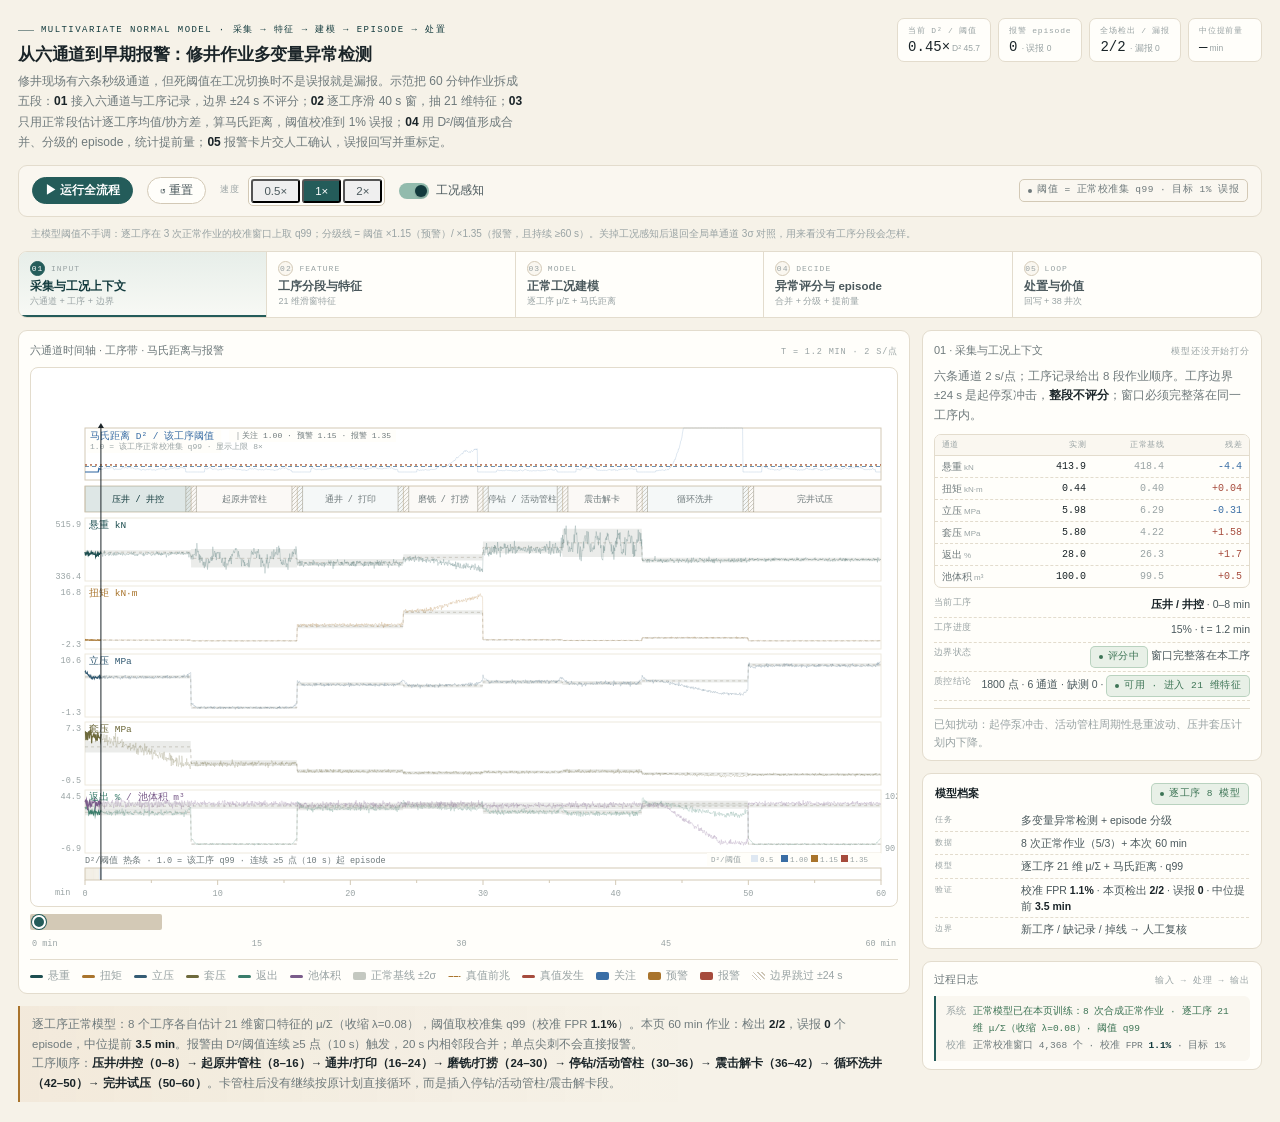
<file: cases/workover-risk-ts/demo/index.html>
<!DOCTYPE html>
<html lang="zh-CN">
<head>
<meta charset="UTF-8">
<meta name="viewport" content="width=device-width, initial-scale=1">
<title>示范：从六通道到早期报警（修井作业多变量异常检测）</title>
<link rel="stylesheet" href="demo.css">
<style>
  #proc{display:block;width:100%;height:540px;border:1px solid var(--line);border-radius:8px;background:#fff;cursor:crosshair}
  .alarm{display:grid;grid-template-columns:auto 1fr auto;gap:8px;align-items:start;padding:5px 0;border-bottom:1px solid var(--line);font-size:10.5px}
  .alarm:last-child{border-bottom:0}
  .alarm .t{font-family:var(--mono);font-size:10.5px;color:var(--ink-3);padding-top:1px;white-space:nowrap}
  .alarm .a{font-size:9.5px;color:var(--ink-4);line-height:1.5;margin-top:2px}
  .alarm.lv1{border-left:3px solid var(--info);padding-left:8px}
  .alarm.lv2{border-left:3px solid var(--warn);padding-left:8px}
  .alarm.lv3{border-left:3px solid var(--bad);padding-left:8px}
  .alarm-list{max-height:300px;overflow:auto;padding-right:2px}
  .empty{font-size:11px;color:var(--ink-4);padding:8px 0;line-height:1.6}
  :root{--info:#3a6ea5;--info-bg:#e8eef6}
  .db.info{color:var(--info);border-color:rgba(58,110,165,.3);background:var(--info-bg)}
  .dstat.info .v{color:var(--info)}
  .dstat .v small{font-size:8.5px;color:var(--ink-4);margin-left:2px;font-family:var(--sans);white-space:nowrap}

  .reads{border:1px solid var(--line);border-radius:7px;overflow:hidden;margin-bottom:5px}
  .reads .rh,.reads .r{display:grid;grid-template-columns:66px 1fr 1fr 1fr;gap:5px;align-items:center;padding:3px 7px}
  .reads .rh{background:var(--card-soft);border-bottom:1px solid var(--line);font-family:var(--mono);font-size:8px;letter-spacing:.06em;color:var(--ink-4)}
  .reads .r{border-bottom:1px dashed var(--line);font-size:10.5px;padding-top:2px;padding-bottom:2px}
  .reads .r:last-child{border-bottom:0}
  .reads .nm{color:var(--ink-3);font-size:10px;white-space:nowrap}
  .reads .nm small{font-size:8px;color:var(--ink-4);margin-left:2px}
  .reads .val{font-family:var(--mono);text-align:right;color:var(--ink);font-size:10px}
  .reads .base{font-family:var(--mono);text-align:right;color:var(--ink-4);font-size:10px}
  .reads .res{font-family:var(--mono);text-align:right;font-size:10px}
  .reads .res.pos{color:var(--bad)}.reads .res.neg{color:var(--info)}

  .qrow{display:flex;justify-content:space-between;gap:8px;font-size:10.5px;padding:3px 0;border-bottom:1px dashed var(--line)}
  .qrow:last-child{border-bottom:0}
  .qrow .k{color:var(--ink-4);font-family:var(--mono);font-size:8.5px;letter-spacing:.04em;white-space:nowrap}
  .qrow .v{color:var(--ink-2);text-align:right}

  .ftab{display:grid;grid-template-columns:56px repeat(4,minmax(0,1fr));gap:2px 4px;font-size:9.5px;align-items:center;margin-top:6px}
  .ftab .h{font-family:var(--mono);font-size:7.5px;letter-spacing:.05em;color:var(--ink-4);text-align:right;white-space:nowrap}
  .ftab .h:first-child{text-align:left}
  .ftab .ch{color:var(--ink-3);font-size:9.5px;white-space:nowrap}
  .ftab .v{font-family:var(--mono);text-align:right;color:var(--ink);white-space:nowrap;font-size:9.5px}
  .ftab .v.res{color:var(--clay-d)}
  .ftab .v.dim{color:var(--ink-4)}

  .corr{margin-top:6px;padding-top:4px;border-top:1px solid var(--line)}
  .corr .cr{display:grid;grid-template-columns:86px 1fr 64px;gap:6px;align-items:center;font-size:9.5px;color:var(--ink-3);padding:2px 0}
  .corr .track{height:5px;border-radius:3px;background:var(--paper-3);position:relative;overflow:hidden}
  .corr .track i{position:absolute;top:0;bottom:0;border-radius:3px}
  .corr .v{font-family:var(--mono);text-align:right;color:var(--ink-2);font-size:8.5px}

  .thrgrid{display:grid;grid-template-columns:repeat(4,minmax(0,1fr));gap:4px}
  .thrgrid .ti{border:1px solid var(--line);border-radius:5px;padding:3px 5px;background:var(--card-soft);min-width:0}
  .thrgrid .ti .nm{font-size:8.5px;color:var(--ink-4);white-space:nowrap;overflow:hidden;text-overflow:ellipsis}
  .thrgrid .ti .vv{font-family:var(--mono);font-size:10px;color:var(--ink-2);white-space:nowrap}
  .thrgrid .ti.on{border-color:rgba(36,92,90,.42);background:var(--jade-l)}
  .thrgrid .ti.on .vv{color:var(--jade-d);font-weight:600}

  .contrib{display:flex;flex-direction:column;gap:3px}
  .contrib .cr{display:grid;grid-template-columns:90px 1fr 46px;gap:6px;align-items:center;font-size:9.5px;color:var(--ink-3)}
  .contrib .lb{white-space:nowrap;overflow:hidden;text-overflow:ellipsis}
  .contrib .track{height:6px;border-radius:3px;background:var(--paper-3);position:relative;overflow:hidden}
  .contrib .track i{position:absolute;top:0;bottom:0;border-radius:3px}
  .contrib .v{font-family:var(--mono);text-align:right;color:var(--ink-2);font-size:9px}
  .contrib .sum{font-family:var(--mono);font-size:9px;color:var(--ink-4);margin-top:2px;text-align:right}

  .rule{padding:4px 0;border-bottom:1px dashed var(--line);font-size:10.5px}
  .rule:last-child{border-bottom:0}
  .rule .hd{display:flex;justify-content:space-between;gap:8px;align-items:baseline}
  .rule .hd b{font-size:10.5px}
  .rule .sc{font-family:var(--mono);font-size:9px;color:var(--ink-4);white-space:nowrap}
  .rule .a{font-size:9.5px;color:var(--ink-4);margin-top:2px;line-height:1.45}
  .rule.on .hd b{color:var(--jade-d)}
  .rule.on{background:linear-gradient(90deg,rgba(36,92,90,.05),transparent 80%)}

  .scrub{width:100%;margin-top:7px;height:14px;accent-color:var(--jade);cursor:pointer}
  .scrub-ticks{display:flex;justify-content:space-between;font-family:var(--mono);font-size:8.5px;color:var(--ink-4);margin-top:-1px;padding:0 2px}
  .hint{font-size:10px;color:var(--ink-4);margin:-3px 0 10px 13px;line-height:1.55}
  #chk-phase{position:absolute;width:1px;height:1px;opacity:0;pointer-events:none}
  .tog:focus-within{outline:2px solid rgba(58,110,165,.35);outline-offset:2px;border-radius:4px}
  .dctl{gap:14px}
  .dctl .ctl-s label{font-size:9px}
  .valtab td{font-family:var(--mono);font-size:10.5px}
  .valtab .up{color:var(--ok);font-weight:600}
  .valtab .k2{font-family:var(--sans);color:var(--ink-2)}
  .mini{font-family:var(--mono);font-size:8.5px;color:var(--ink-4)}
  .procsteps{display:flex;flex-wrap:wrap;gap:2px 8px;font-family:var(--mono);font-size:8px;color:var(--ink-4);padding:3px 0;border-top:1px dashed var(--line);border-bottom:1px dashed var(--line);margin:5px 0 2px;line-height:1.5}
  .dmodel-row{padding:3px 0}
  .dtrace{max-height:112px}
  @media (max-width:760px){#proc{height:520px}.dhead-r{justify-content:flex-start}}
</style>
</head>
<body>

<div class="dhead">
  <div>
    <div class="dkick">MULTIVARIATE NORMAL MODEL · 采集 → 特征 → 建模 → episode → 处置</div>
    <h1>从六通道到早期报警：修井作业多变量异常检测</h1>
    <p class="lead">修井现场有六条秒级通道，但死阈值在工况切换时不是误报就是漏报。示范把 60 分钟作业拆成五段：<b>01</b> 接入六通道与工序记录，边界 ±24 s 不评分；<b>02</b> 逐工序滑 40 s 窗，抽 21 维特征；<b>03</b> 只用正常段估计逐工序均值/协方差，算马氏距离，阈值校准到 1% 误报；<b>04</b> 用 D²/阈值形成合并、分级的 episode，统计提前量；<b>05</b> 报警卡片交人工确认，误报回写并重标定。</p>
  </div>
  <div class="dhead-r">
    <div class="dstat" id="card-score"><div class="k" id="k-score">当前 D² / 阈值</div><div class="v"><span id="st-score">—</span><small id="st-score-sub">—</small></div></div>
    <div class="dstat" id="card-eps"><div class="k">报警 episode</div><div class="v"><span id="st-n">—</span><small id="st-fp"> · 误报 —</small></div></div>
    <div class="dstat" id="card-det"><div class="k">全场检出 / 漏报</div><div class="v"><span id="st-det">—</span><small id="st-miss"> · 漏报 —</small></div></div>
    <div class="dstat" id="card-lead"><div class="k">中位提前量</div><div class="v"><span id="st-lead">—</span><small>min</small></div></div>
  </div>
</div>

<div class="dctl">
  <button class="dbtn pri" id="play" aria-pressed="false" aria-label="运行全流程：播放或暂停作业过程">▶ 运行全流程</button>
  <button class="dbtn" id="reset" aria-label="重置到 0 分钟并准备重播">↺ 重置</button>
  <div class="ctl-s">
    <span class="glbl">速度</span>
    <div class="seg" id="spd" role="group" aria-label="播放速度">
      <button type="button" data-spd="0.5" aria-pressed="false">0.5×</button>
      <button type="button" data-spd="1" class="on" aria-pressed="true">1×</button>
      <button type="button" data-spd="2" aria-pressed="false">2×</button>
    </div>
  </div>
  <label class="tog on" id="tog-phase" for="chk-phase"><input type="checkbox" id="chk-phase" checked aria-label="工况感知：逐工序正常模型与边界跳过"><i></i>工况感知</label>
  <span class="sp"></span>
  <span class="db plain" title="阈值由校准集 q99 决定，不手调">阈值 = 正常校准集 q99 · 目标 1% 误报</span>
</div>
<p class="hint" id="thr-hint">主模型阈值不手调：逐工序在 3 次正常作业的校准窗口上取 q99；分级线 = 阈值 ×1.15（预警）/ ×1.35（报警，且持续 ≥60 s）。关掉工况感知后退回全局单通道 3σ 对照，用来看没有工序分段会怎样。</p>

<div class="dflow" id="flow" role="tablist" aria-label="修井作业 AI 作业流">
  <button type="button" class="on" data-s="0" role="tab" aria-selected="true"><span class="n"><i>01</i>INPUT</span><b>采集与工况上下文</b><span>六通道 + 工序 + 边界</span></button>
  <button type="button" data-s="1" role="tab" aria-selected="false"><span class="n"><i>02</i>FEATURE</span><b>工序分段与特征</b><span>21 维滑窗特征</span></button>
  <button type="button" data-s="2" role="tab" aria-selected="false"><span class="n"><i>03</i>MODEL</span><b>正常工况建模</b><span>逐工序 μ/Σ + 马氏距离</span></button>
  <button type="button" data-s="3" role="tab" aria-selected="false"><span class="n"><i>04</i>DECIDE</span><b>异常评分与 episode</b><span>合并 + 分级 + 提前量</span></button>
  <button type="button" data-s="4" role="tab" aria-selected="false"><span class="n"><i>05</i>LOOP</span><b>处置与价值</b><span>回写 + 38 井次</span></button>
</div>

<div class="dgrid c2">
  <div class="dcol">
    <div class="dfig">
      <div class="dfig-h"><b>六通道时间轴 · 工序带 · 马氏距离与报警</b><span id="time-hint">t = 0.0 min · 2 s/点</span></div>
      <canvas id="proc" width="1400" height="1200" role="img"
        aria-label="修井作业六通道时序图：悬重、扭矩、立压、套压、返出与池体积；含工序带、逐工序正常基线带、马氏距离、报警 episode 与真值事件。右侧当前读数表是文字替代。"
        aria-describedby="reads"></canvas>
      <input type="range" class="scrub" id="scrub" min="0" max="60" step="0.1" value="0" aria-label="作业时间轴，拖动定位">
      <div class="scrub-ticks"><span>0 min</span><span>15</span><span>30</span><span>45</span><span>60 min</span></div>
      <div class="dfig-foot">
        <span><i style="background:#1d4e50"></i>悬重</span>
        <span><i style="background:#a9742c"></i>扭矩</span>
        <span><i style="background:#355c74"></i>立压</span>
        <span><i style="background:#6e6a3c"></i>套压</span>
        <span><i style="background:#3a7d6b"></i>返出</span>
        <span><i style="background:#7a5c8a"></i>池体积</span>
        <span><i style="background:#c4c8c0;height:8px"></i>正常基线 ±2σ</span>
        <span><i style="border-top:1.5px dashed #a9742c;background:none;height:0"></i>真值前兆</span>
        <span><i style="background:#a64b3c"></i>真值发生</span>
        <span><i style="background:#3a6ea5;height:8px"></i>关注</span>
        <span><i style="background:#a9742c;height:8px"></i>预警</span>
        <span><i style="background:#a64b3c;height:8px"></i>报警</span>
        <span><i style="background:repeating-linear-gradient(45deg,#cfc7b6,#cfc7b6 1px,#fff 1px,#fff 3px);height:8px"></i>边界跳过 ±24 s</span>
      </div>
    </div>
    <p class="dnote" id="note"></p>
  </div>

  <div class="dcol">
    <div class="dfig dstage on" data-stage="0">
      <div class="dfig-h"><b>01 · 采集与工况上下文</b><span>模型还没开始打分</span></div>
      <p class="dstage-lede">六条通道 2 s/点；工序记录给出 8 段作业顺序。工序边界 ±24 s 是起停泵冲击，<b>整段不评分</b>；窗口必须完整落在同一工序内。</p>
      <div class="reads" id="reads"></div>
      <div class="qrow"><span class="k">当前工序</span><span class="v" id="q-phase">—</span></div>
      <div class="qrow"><span class="k">工序进度</span><span class="v" id="q-progress">—</span></div>
      <div class="qrow"><span class="k">边界状态</span><span class="v" id="q-skip">—</span></div>
      <div class="qrow"><span class="k">质控结论</span><span class="v" id="q-gate">—</span></div>
      <div class="dfig-foot" style="margin-top:7px"><span>已知扰动：起停泵冲击、活动管柱周期性悬重波动、压井套压计划内下降。</span></div>
    </div>

    <div class="dfig dstage" data-stage="1">
      <div class="dfig-h"><b>02 · 工序分段与 21 维滑窗特征</b><span>模型看到什么</span></div>
      <p class="dstage-lede" id="stage2-lede">每个工序内滑 20 点（40 s）窗，步长 1 点。每个窗口抽 <b>6 残差 + 6 标准差 + 6 斜率 + 3 通道相关</b>：残差看相对本工序正常基线偏了多少，标准差看波动，斜率看趋势，相关看通道是否一起动。</p>
      <div class="qrow"><span class="k">窗口 / 步长</span><span class="v" id="f-win">20 点 / 40 s · 2 s</span></div>
      <div class="qrow"><span class="k">当前工序</span><span class="v" id="f-phase">—</span></div>
      <div class="qrow"><span class="k">有效窗口</span><span class="v" id="f-count">—</span></div>
      <div class="ftab" id="ftab"></div>
      <div class="corr" id="corr"></div>
      <div class="dfig-foot" style="margin-top:7px"><span>残差 = 窗口均值 − 本工序正常均值；斜率单位 /min；相关为窗口内 Pearson（值 / z）。</span></div>
    </div>

    <div class="dfig dstage" data-stage="2">
      <div class="dfig-h"><b>03 · 正常工况建模与阈值校准</b><span>只用正常段 · 本页现场计算</span></div>
      <p class="dstage-lede" id="stage3-lede">8 次合成正常作业，5 次训练 / 3 次校准；每个工序只用正常窗口估计 21 维特征的均值与协方差（收缩 λ=0.08），算马氏距离 D²。阈值取校准集 q99，目标 1% 误报；分级线是阈值的 1.15 / 1.35 倍。</p>
      <div class="dval">
        <div><div class="k">训练 / 校准窗口</div><div class="v" id="m-n">—</div><div class="s">只用正常段</div></div>
        <div><div class="k" id="k-dim">特征维数</div><div class="v" id="m-dim">21</div><div class="s">残差 / 标准差 / 斜率 / 相关</div></div>
        <div><div class="k" id="k-lambda">收缩系数 λ</div><div class="v" id="m-lambda">—</div><div class="s">协方差向对角收缩</div></div>
        <div><div class="k" id="k-thr">当前工序阈值 q99</div><div class="v" id="m-thr">—</div><div class="s" id="s-thr">马氏距离 D²</div></div>
      </div>
      <div class="mini" id="model-stats" style="margin:6px 0 2px;line-height:1.65">校准 FPR <b id="m-fpr">—</b> · 正常中位 <b id="m-normal">—</b> · 异常中位 <b id="m-abnormal">—</b> · 阈值 <b id="m-thrrange">—</b></div>
      <div class="procsteps" id="procsteps"></div>
      <div class="dfig-h" style="margin-top:8px"><b>得分分布</b><span id="hist-hint">正常校准 vs 本页异常窗口 · x = D²/阈值</span></div>
      <svg class="dcurve" id="hist" viewBox="0 0 320 100" role="img" aria-label="正常与异常窗口的马氏距离得分分布"></svg>
      <div class="dfig-h" style="margin-top:6px"><b>逐工序阈值</b><span>高亮 = 当前工序</span></div>
      <div class="thrgrid" id="thrgrid"></div>
      <div class="dfig-h" style="margin-top:8px"><b id="contrib-title">当前窗口的通道贡献</b><span id="contrib-hint">z_j × (Σ⁻¹z)_j · 相加 = D²</span></div>
      <div class="contrib" id="contrib"></div>
      <div class="dfig-foot" style="margin-top:5px"><span>贡献为负表示该特征把分数拉低；只列绝对值最大的 5 项。</span></div>
    </div>

    <div class="dfig dstage" data-stage="3">
      <div class="dfig-h"><b>04 · 异常评分与 episode</b><span>多变量联合 · 合并 · 分级</span></div>
      <p class="dstage-lede" id="stage4-lede">报警不是单点越阈：D²/阈值 ≥1 连续 ≥10 s 才起 episode；20 s 内的相邻段合并；峰值 ≥1.15× 记预警，≥1.35× 且持续 ≥60 s 记报警。提前量 = 真值事件时刻 − episode 起点。</p>
      <div class="dval">
        <div><div class="k" id="k-d2now">当前 D²</div><div class="v" id="d2-now">—</div><div class="s" id="s-d2now">马氏距离</div></div>
        <div><div class="k" id="k-d2norm">D² / 阈值</div><div class="v" id="d2-norm">—</div><div class="s" id="s-d2norm">1.0 = 该工序 q99</div></div>
        <div><div class="k">当前等级</div><div class="v" id="d2-level">—</div><div class="s">关注 / 预警 / 报警</div></div>
        <div><div class="k">最大贡献</div><div class="v" id="d2-top" style="font-size:11px">—</div><div class="s">当前窗口</div></div>
      </div>
      <div class="dfig-h" style="margin-top:8px"><b>分级规则</b><span>阈值来自校准，不手调</span></div>
      <div id="rules"></div>
      <div class="dfig-h" style="margin-top:8px"><b>报警 episode</b><span id="ep-hint">连续/相邻已合并 · 只标起点</span></div>
      <div class="alarm-list" id="alarms"></div>
    </div>

    <div class="dfig dstage" data-stage="4">
      <div class="dfig-h"><b>05 · 处置与价值</b><span>38 井次示范口径</span></div>
      <p class="dstage-lede">报警卡片先给「疑似什么 + 建议动作」，再由司钻确认或标误报。确认结果回写事件台账，误报窗口回写正常校准集，下一轮重标定 μ/Σ 与 q99。下表是 <b>38 井次作业的示范口径</b>，不是本页 60 min 仿真的读数。</p>
      <table class="dtable valtab">
        <thead><tr><th>指标</th><th>改造前</th><th>改造后</th></tr></thead>
        <tbody>
          <tr><td class="k2">中位提前量</td><td>—</td><td class="up">4.5 min</td></tr>
          <tr><td class="k2">误报（38 井次）</td><td>9 次</td><td class="up">2 次</td></tr>
          <tr><td class="k2">漏报（38 井次）</td><td>2 次</td><td class="up">0 次</td></tr>
          <tr><td class="k2">near-miss</td><td>—</td><td class="up">避免 1 次</td></tr>
        </tbody>
      </table>
      <div class="dval" style="margin-top:8px">
        <div><div class="k">本页检出</div><div class="v" id="l-det">—</div><div class="s">仿真读数</div></div>
        <div><div class="k">本页误报</div><div class="v" id="l-fp">—</div><div class="s">未匹配真值</div></div>
        <div><div class="k">本页中位提前</div><div class="v" id="l-lead">—</div><div class="s">仿真读数</div></div>
        <div><div class="k" id="k-lfpr">校准 FPR</div><div class="v" id="l-fpr">—</div><div class="s">正常窗口</div></div>
      </div>
      <div class="dcard" id="loop-card" style="margin-top:8px;padding:8px 10px"></div>
      <div class="dfeed" id="feedback" style="margin-top:8px">
        <button class="dbtn" type="button" data-fb="ok">✓ 确认报警正确</button>
        <button class="dbtn" type="button" data-fb="bad">✗ 标为误报</button>
        <button class="dbtn" type="button" id="btn-recal">↻ 用回写样本重标定</button>
        <span class="dfeed-note" id="fb-note">回写 0 条 · 人工确认后才进入下一轮训练</span>
      </div>
      <p class="mini" style="margin-top:6px;line-height:1.6">口径说明：<b>提前量</b> = 事件时刻 − 报警起点；<b>误报</b> = 未匹配真值的 episode；<b>漏报</b> = 前兆起点之后、事件发生之前没有预警级 episode。现场口径的 9→2、2→0、4.5 min 与 1 次 near-miss 均按 38 井次作业统计，是本案例的示范口径。</p>
    </div>

    <div class="dmodel">
      <div class="dmodel-h"><b>模型档案</b><span class="db plain" id="m-badge">已训练</span></div>
      <div class="dmodel-row"><span class="k">任务</span><span class="v">多变量异常检测 + episode 分级</span></div>
      <div class="dmodel-row"><span class="k">数据</span><span class="v">8 次正常作业（5/3）+ 本次 60 min</span></div>
      <div class="dmodel-row"><span class="k">模型</span><span class="v">逐工序 21 维 μ/Σ + 马氏距离 · q99</span></div>
      <div class="dmodel-row"><span class="k">验证</span><span class="v" id="m-summary">—</span></div>
      <div class="dmodel-row"><span class="k">边界</span><span class="v">新工序 / 缺记录 / 掉线 → 人工复核</span></div>
    </div>

    <div class="dfig" style="padding-top:8px">
      <div class="dfig-h"><b>过程日志</b><span>输入 → 处理 → 输出</span></div>
      <div class="dtrace" id="trace"></div>
    </div>
  </div>
</div>

<script src="demo.js"></script>
</body>
</html>
</file>
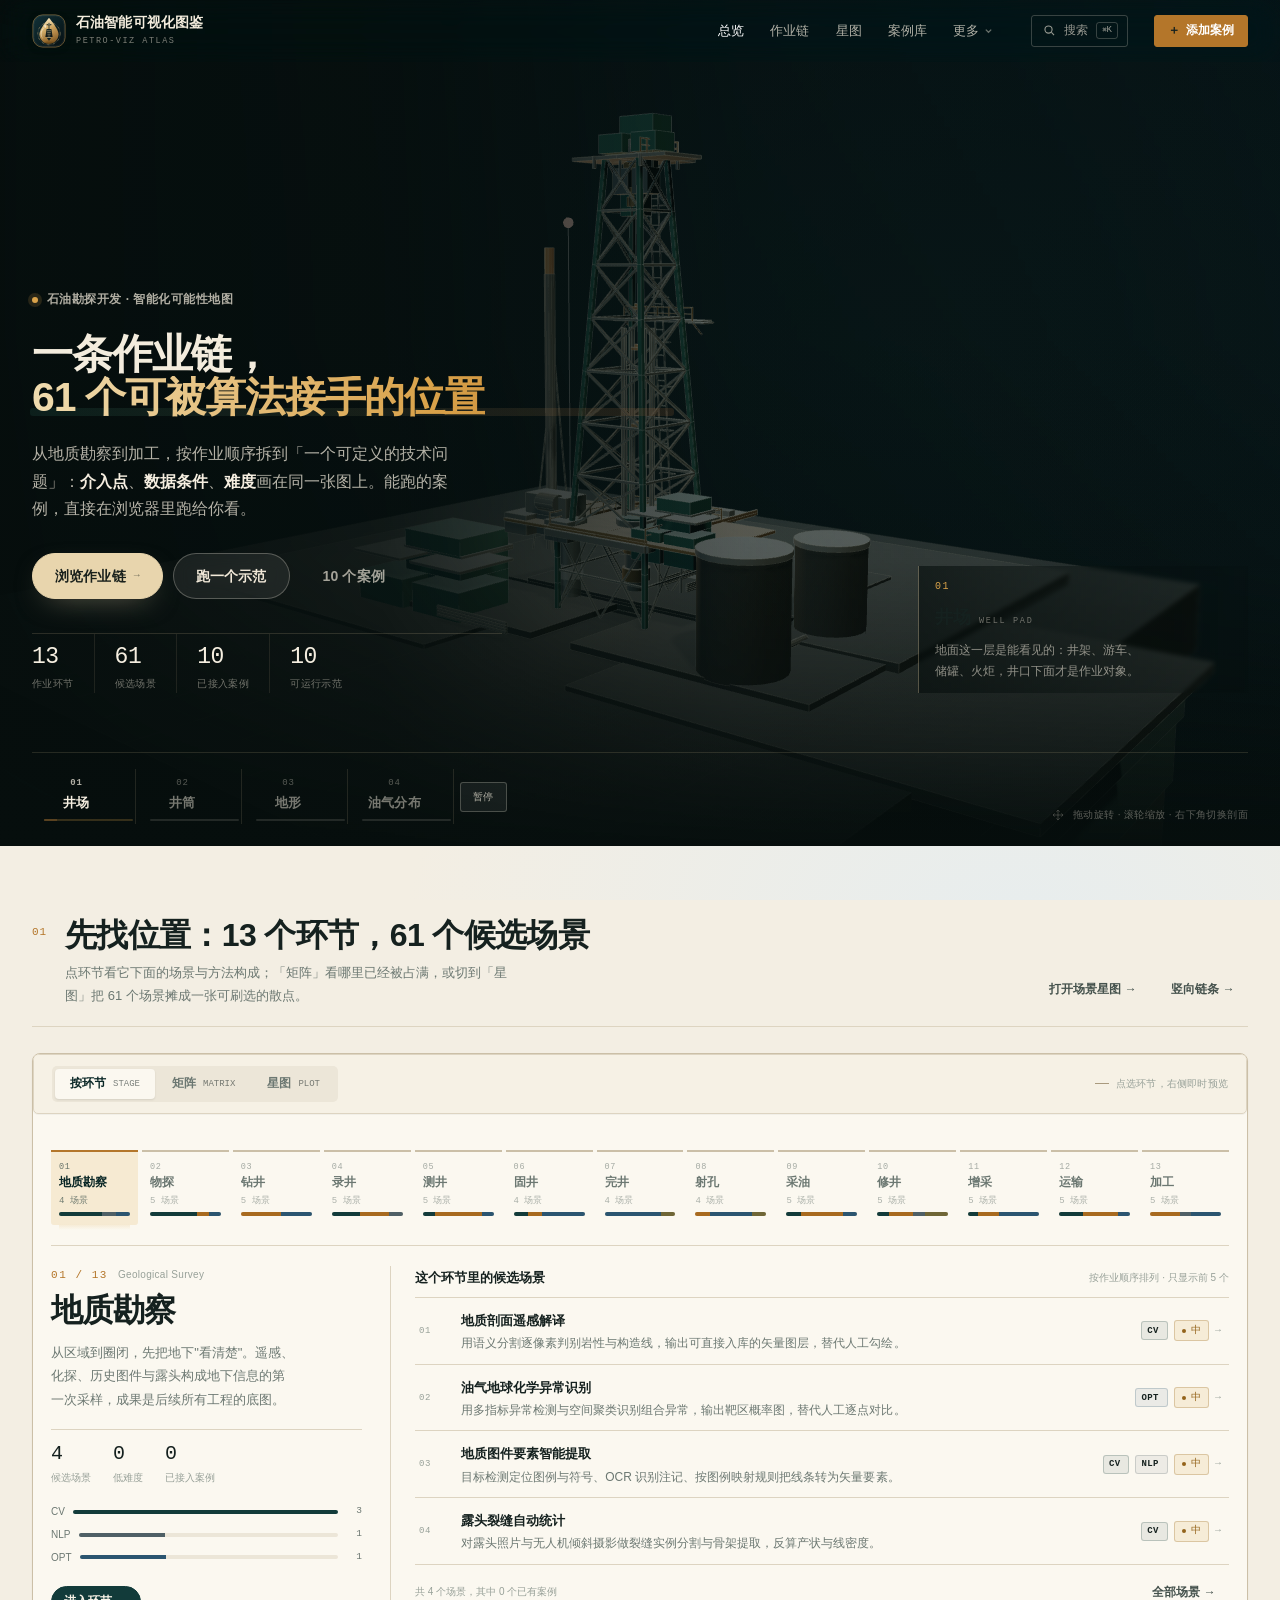
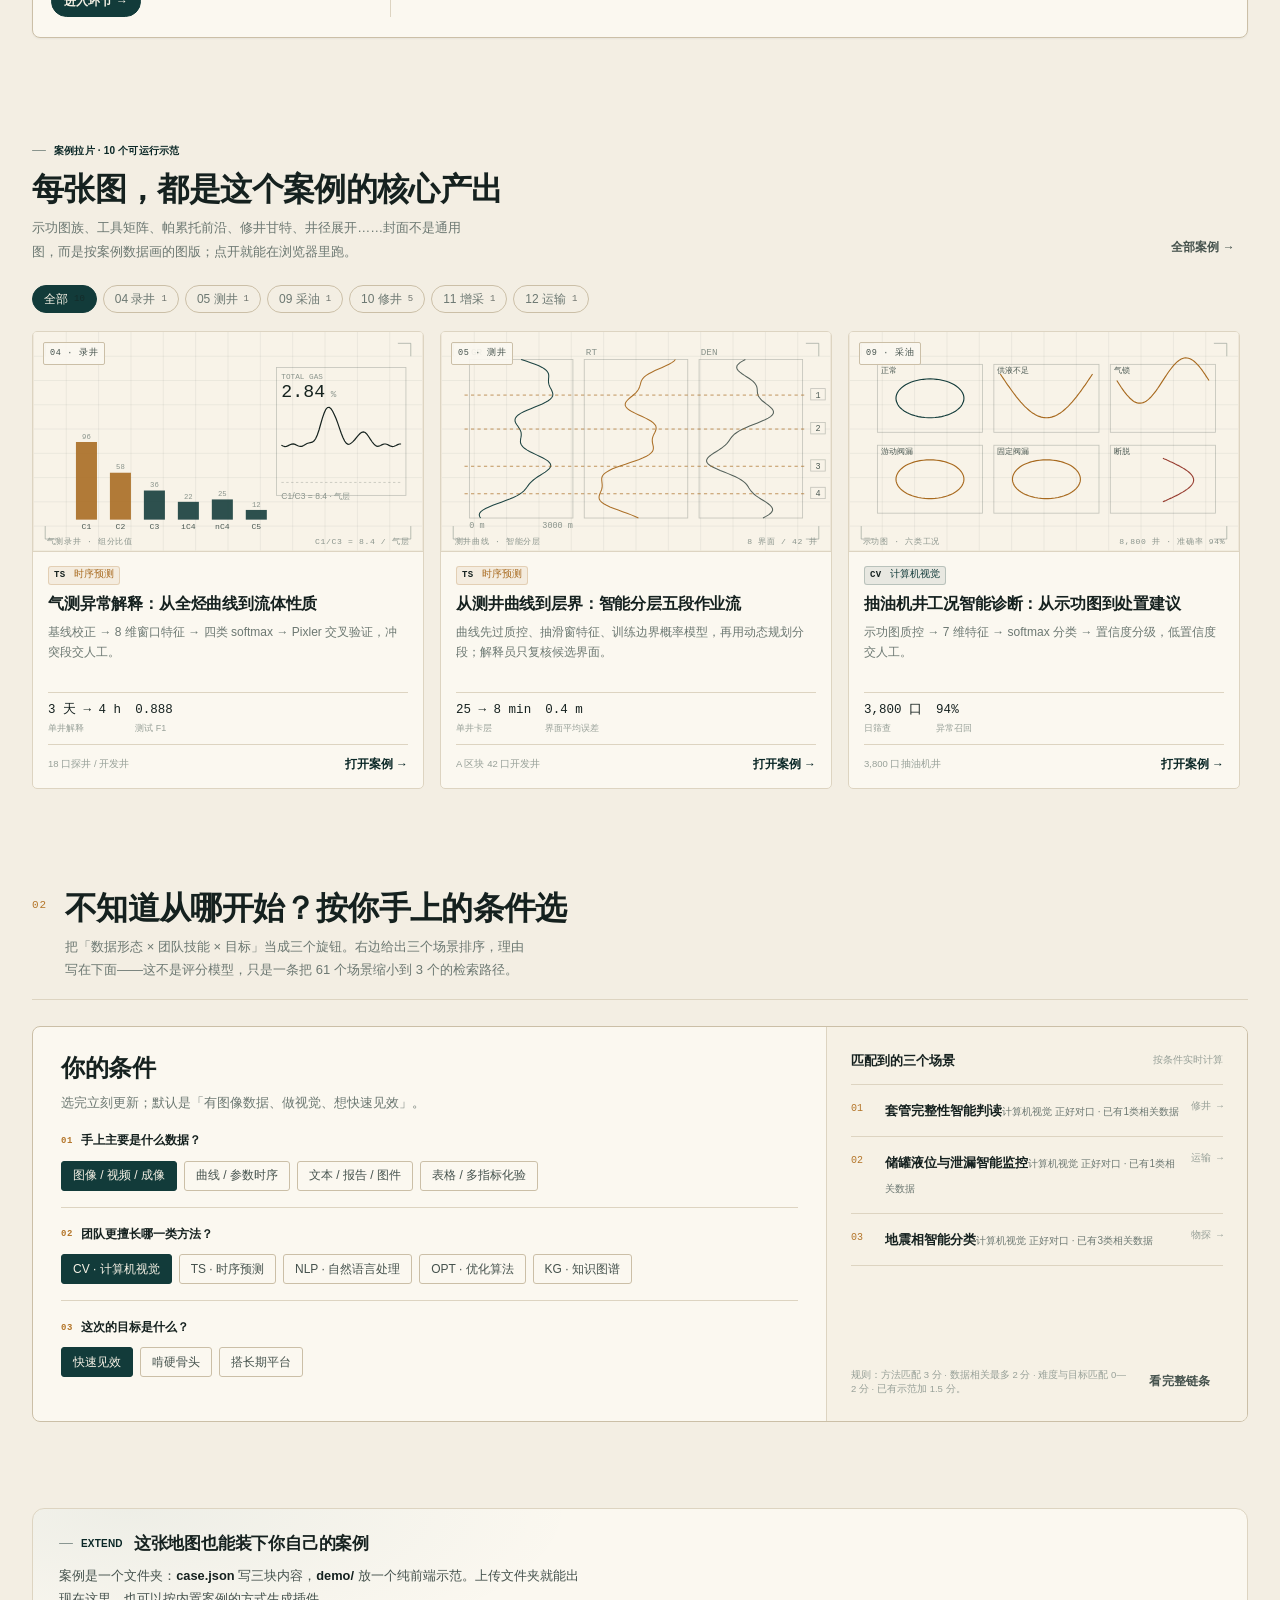
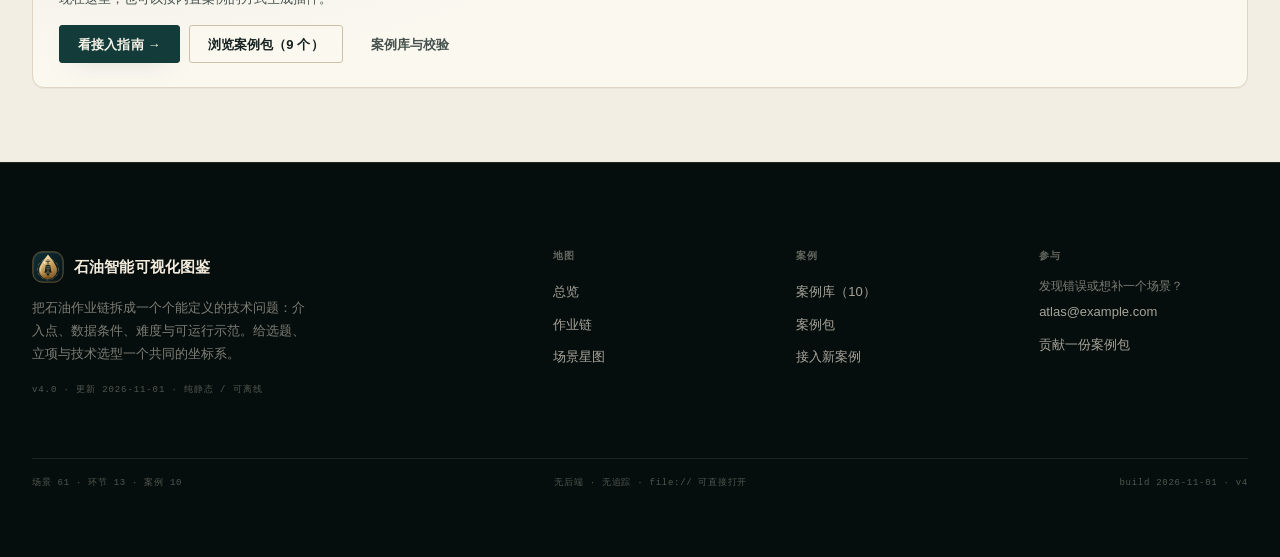
<file: start.html>
<!DOCTYPE html>
<html lang="zh-CN">
<head>
<meta charset="UTF-8">
<title>正在打开 · 石油智能可视化图鉴</title>
<!-- 这个文件只做一件事：带一个全新的查询串跳转到首页，
     用来绕开浏览器对 index.html 自身的缓存（改了首页但看到旧版时用）。 -->
<meta http-equiv="refresh" content="0;url=index.html?fresh=20261102a">
<style>
  html,body{height:100%;margin:0;background:#04100f;color:#cfe9df;
    font:14px/1.7 -apple-system,'Segoe UI','PingFang SC','Microsoft YaHei',sans-serif}
  .box{height:100%;display:grid;place-items:center;text-align:center;padding:24px}
  a{color:#8ef0cd}
  p{margin:6px 0;opacity:.7;font-size:12.5px}
</style>
</head>
<body>
<div class="box">
  <div>
    <b>正在打开首页…</b>
    <p>如果没有自动跳转，点这里：<a href="index.html?fresh=20261102a">打开 3D 首页</a></p>
    <p>这个入口带版本参数，专门用来绕开旧缓存。</p>
  </div>
</div>
<script>location.replace('index.html?fresh=20261102a');</script>
</body>
</html>
</file>
<file: assets/core/tokens.css>
/* =========================================================
   设计令牌 Design Tokens · v2
   ---------------------------------------------------------
   风格：岩纸色内容区 + 深石油青 hero + 黄铜强调
   规则：所有颜色只在这里定义，案例与组件不得写死色值。
   兼容性：v1 的令牌名全部保留（案例、示范页、第三方包都在用），
          新增令牌只做增量，不重命名、不删除。
   ========================================================= */

:root{
  /* ---------- 画布 ---------- */
  --paper:      #f6f2e8;   /* 主背景，岩纸色 */
  --paper-2:    #efe9dd;   /* 次级底板 */
  --paper-3:    #e5dcc9;   /* 三级底板 */
  --card:       #fffefa;   /* 卡片 */
  --card-soft:  #faf7f0;   /* 卡片内嵌区 */

  /* ---------- 描边 ---------- */
  --line:       #e3dccd;
  --line-2:     #d3c9b6;
  --line-3:     #beb19a;

  /* ---------- 墨色（文字） ---------- */
  --ink:        #1a2428;
  --ink-2:      #4a585c;
  --ink-3:      #6f7a7c;
  --ink-4:      #99a3a4;
  --ink-inv:    #fcfaf4;

  /* ---------- 主强调：深石油青 + 黄铜 ---------- */
  --jade:       #1d4e50;
  --jade-d:     #123a3d;
  --jade-l:     #e7eee9;
  --clay:       #a9742c;
  --clay-d:     #83551f;
  --clay-l:     #f4e8d4;

  /* ---------- 五类方法色（统一到石油 / 钢 / 黄铜色系） ---------- */
  --c-cv:       #245c5a;   /* 计算机视觉 */
  --c-ts:       #a9742c;   /* 时序预测 */
  --c-nlp:      #5a6b78;   /* 自然语言处理 */
  --c-opt:      #355c74;   /* 优化算法 */
  --c-kg:       #6e6a3c;   /* 知识图谱 */

  --bg-cv:      #e4ece8;
  --bg-ts:      #f4e8d5;
  --bg-nlp:     #eaedef;
  --bg-opt:     #e5ebf0;
  --bg-kg:      #eeebdd;

  /* ---------- 语义色 ---------- */
  --ok:         #3d7455;
  --ok-bg:      #e8f0e7;
  --warn:       #9a6b1d;
  --warn-bg:    #f7eed9;
  --bad:        #a64b3c;
  --bad-bg:     #f7e8e2;

  /* ---------- 首页深色带（唯一的大面积深色，仅用于 hero） ---------- */
  --hero-1:     #081619;
  --hero-2:     #0c2528;
  --hero-3:     #113438;
  --hero-ink:   #f0eadb;
  --hero-ink-2: rgba(240,234,219,.72);
  --hero-ink-3: rgba(240,234,219,.46);
  --hero-line:  rgba(205,184,150,.16);
  --hero-glow:  rgba(178,132,74,.32);
  --hero-amber: rgba(205,158,95,.55);

  /* ---------- 圆角 ---------- */
  --r-s: 6px;
  --r-m: 10px;
  --r-l: 16px;
  --r-xl: 24px;

  /* ---------- 阴影 ---------- */
  --sh-1: 0 1px 2px rgba(22,35,42,.05);
  --sh-2: 0 1px 2px rgba(22,35,42,.05), 0 8px 22px -14px rgba(22,35,42,.22);
  --sh-3: 0 2px 6px rgba(22,35,42,.06), 0 20px 44px -22px rgba(22,35,42,.28);
  --sh-glow: 0 10px 30px -12px rgba(29,78,80,.45);

  /* ---------- 字体 ---------- */
  --mono: 'JetBrains Mono','SFMono-Regular','Cascadia Mono',Consolas,'Liberation Mono',monospace;
  --sans: 'Inter',-apple-system,BlinkMacSystemFont,'Segoe UI Variable','Segoe UI',
          'PingFang SC','Hiragino Sans GB','Microsoft YaHei UI','Microsoft YaHei',sans-serif;

  /* ---------- 布局 ---------- */
  --nav-h: 56px;
  --maxw: 1200px;
  --sp-1: 6px;  --sp-2: 10px;  --sp-3: 14px;
  --sp-4: 20px; --sp-5: 28px;  --sp-6: 40px;

  /* ---------- 动效 ---------- */
  --ease: cubic-bezier(.22,.68,.28,1);
  --dur: .22s;
}

/* =========================================================
   Reset
   ========================================================= */
*{box-sizing:border-box;margin:0;padding:0}
html{scroll-behavior:smooth;-webkit-text-size-adjust:100%}
body{
  font-family:var(--sans);
  font-size:14px;
  line-height:1.68;
  color:var(--ink);
  background:var(--paper);
  -webkit-font-smoothing:antialiased;
  -moz-osx-font-smoothing:grayscale;
  overflow-x:hidden;
}

/* 背景：低饱和色晕，制造“纸面有光”的感觉 */
body::before{
  content:'';
  position:fixed;inset:0;z-index:-2;
  background:
    radial-gradient(1000px 620px at 6% -12%,  #e8efec 0%, rgba(232,239,236,0) 62%),
    radial-gradient(880px 560px at 96% -6%,   #f4e8d6 0%, rgba(244,232,214,0) 60%),
    radial-gradient(900px 760px at 74% 102%,  #e6edf0 0%, rgba(230,237,240,0) 62%),
    radial-gradient(760px 620px at 18% 96%,   #f0e9e4 0%, rgba(240,233,228,0) 60%),
    var(--paper);
}
/* 极淡网格，只在上半页可见 */
body::after{
  content:'';
  position:fixed;inset:0;z-index:-1;pointer-events:none;
  background-image:
    linear-gradient(to right, rgba(60,70,66,.05) 1px, transparent 1px),
    linear-gradient(to bottom, rgba(60,70,66,.05) 1px, transparent 1px);
  background-size:76px 76px;
  mask-image:radial-gradient(ellipse 70% 46% at 50% 0%, #000 0%, transparent 82%);
  -webkit-mask-image:radial-gradient(ellipse 70% 46% at 50% 0%, #000 0%, transparent 82%);
}

a{color:inherit;text-decoration:none}
button{font-family:inherit;font-size:inherit;color:inherit;background:none;border:none;cursor:pointer}
input,select,textarea{font-family:inherit;font-size:inherit}
img,svg{max-width:100%}
::selection{background:rgba(15,109,89,.18);color:var(--ink)}

::-webkit-scrollbar{width:11px;height:11px}
::-webkit-scrollbar-track{background:var(--paper-2)}
::-webkit-scrollbar-thumb{background:var(--line-2);border-radius:6px;border:3px solid var(--paper-2)}
::-webkit-scrollbar-thumb:hover{background:var(--line-3)}

:focus-visible{outline:2px solid var(--jade);outline-offset:2px;border-radius:4px}

/* =========================================================
   排版基元
   ========================================================= */
h1,h2,h3,h4,h5{font-weight:650;letter-spacing:-.008em;line-height:1.28;color:var(--ink)}
p{color:var(--ink-2)}
b,strong{font-weight:650;color:var(--ink)}

.wrap{width:min(var(--maxw),calc(100% - 48px));margin:0 auto}
.mono{font-family:var(--mono);font-variant-numeric:tabular-nums}

.kicker{
  font-family:var(--mono);font-size:10px;letter-spacing:.2em;text-transform:uppercase;
  color:var(--jade-d);display:inline-flex;align-items:center;gap:9px;
}
.kicker::before{content:'';width:20px;height:1.5px;background:currentColor;opacity:.5;border-radius:2px}
.kicker.plain::before{display:none}
.kicker.clay{color:var(--clay-d)}

.eyebrow{
  font-family:var(--mono);font-size:10px;letter-spacing:.18em;text-transform:uppercase;color:var(--ink-4);
}

.lede{font-size:13.5px;line-height:1.8;color:var(--ink-2)}

/* 工具类 */
.muted{color:var(--ink-3)}
.small{font-size:12px}
.nowrap{white-space:nowrap}
.hr{height:1px;background:var(--line);border:0;margin:0}
.stack{display:flex;flex-direction:column}
.row{display:flex;align-items:center}

/* 动效：轻微上浮，不做夸张动画 */
@keyframes rise{from{opacity:0;transform:translateY(8px)}to{opacity:1;transform:none}}
.rise{animation:rise .42s var(--ease) both}
.d1{animation-delay:.03s}.d2{animation-delay:.06s}.d3{animation-delay:.09s}.d4{animation-delay:.12s}.d5{animation-delay:.15s}

/* 滚动进入：默认不可见，由 FX.reveal 加 .rv-in */
[data-rv]{opacity:0;transform:translateY(16px);transition:opacity .62s var(--ease),transform .62s var(--ease)}
[data-rv].rv-in{opacity:1;transform:none}

@media (prefers-reduced-motion:reduce){
  *{animation:none!important;transition:none!important;scroll-behavior:auto!important}
  [data-rv]{opacity:1!important;transform:none!important}
}

/* =========================================================
   v1.4 · 石油工业统一配色（增量覆盖，不删旧令牌）
   ---------------------------------------------------------
   修改意见①：更像石油工业 + 科普，色调不繁杂。
   做法：只保留三主色 —— 墨油黑 / 石油青 / 油金；
   五类方法色收敛到同一石油色系的深浅变化，不再五彩；
   13 环节色收敛为「上游深青 → 下游暖金」的渐变序列，
   且只用于 3px 色条、小圆点等小面积标识。
   变量名全部沿用，案例包与第三方包不受影响。
   ========================================================= */
:root{
  /* 主强调：收敛到油金单重音，去掉多余暖灰 */
  --jade:       #0e3a3e;
  --jade-d:     #0a2b2e;
  --jade-l:     #e6edeb;
  --clay:       #b07a2a;
  --clay-d:     #84591c;
  --clay-l:     #f5ead3;

  /* 五类方法色：同一石油色系，明度区分，不抢戏 */
  --c-cv:       #0e3a3e;
  --c-ts:       #b07a2a;
  --c-nlp:      #51606b;
  --c-opt:      #2e5a72;
  --c-kg:       #7a6f3a;

  --bg-cv:      #e6edeb;
  --bg-ts:      #f5ead3;
  --bg-nlp:     #e9edee;
  --bg-opt:     #e4eaf0;
  --bg-kg:      #eeead9;

  /* 首页深色带：墨油黑，加深统一 */
  --hero-1:     #060f12;
  --hero-2:     #0a1e22;
  --hero-3:     #0e3036;
  --hero-glow:  rgba(192,150,84,.26);
  --hero-amber: rgba(201,163,94,.5);
  color-scheme: light;
}

/* =========================================================
   v1.5 精修基座：排版与交互质感
   ========================================================= */
/* 标题防孤行；数据一律等宽对齐 */
h1,h2,h3,.dh-title,.lib-hero h1,.stage h1{text-wrap:balance}
.mono,.hud-kpis b,.dc-big,.metric .v,.spec-row .v,.ph-stat .n,.lt-count b,.lc-kpis b{
  font-variant-numeric:tabular-nums;
}
/* 可点击元素去双击缩放延迟；滚动容器不误触页面 */
.btn,.chip,.hstate,.hud-btn,.lf-chip,.tab,.mcard,.step{touch-action:manipulation}
.chain-scroll,.hs-list,.mdl-b,.imp-res,.imp-list{overscroll-behavior:contain}
/* 跳过导航：平时隐藏，键盘聚焦时出现 */
.skip-link{
  position:fixed;left:12px;top:-60px;z-index:400;
  padding:9px 16px;border-radius:100px;font-size:13px;font-weight:600;
  color:#fff;background:var(--jade);border:1px solid var(--jade);
  box-shadow:var(--sh-3);transition:top .18s var(--ease);
}
.skip-link:focus-visible{top:10px;outline:2px solid var(--clay);outline-offset:2px}
/* 锚点与吸顶条错开 */
.tabs,.filters,.mg-head{scroll-margin-top:calc(var(--nav-h) + 10px)}
/* 键盘焦点更醒目 */
:focus-visible{outline:2.5px solid var(--jade);outline-offset:2px}

/* =========================================================
   v3 · 视觉系统重定
   ---------------------------------------------------------
   概念：现场记录本 / 测井图版。
   · 纸面是暖骨白，不是米黄；墨色偏黑绿，像原油在纸上。
   · 强调色只有一个：黄铜。交互态才用它，其余全部靠线条。
   · 数字与单位用等宽，标签用中文句式，不用全大写装饰。
   ========================================================= */
:root{
  /* 画布 */
  --paper:      #f3eee3;
  --paper-2:    #ece6d8;
  --paper-3:    #ded5c2;
  --card:       #fbf8f0;
  --card-soft:  #f6f1e5;

  /* 描边 */
  --line:       #ddd4c1;
  --line-2:     #cbbfa7;
  --line-3:     #a99a7e;
  --line-grid:  rgba(32,44,41,.09);

  /* 墨色 */
  --ink:        #15211f;
  --ink-2:      #45524d;
  --ink-3:      #6c7872;
  --ink-4:      #98a199;
  --ink-inv:    #f7f2e6;

  /* 主色：石油青 / 黄铜 */
  --jade:       #123b3a;
  --jade-d:     #0a2726;
  --jade-l:     #e4ece7;
  --clay:       #b4762a;
  --clay-d:     #8a5718;
  --clay-l:     #f6ead2;

  /* 方法色：同一色系的五档，只做小面积标识 */
  --c-cv:       #123b3a;
  --c-ts:       #a86a1f;
  --c-nlp:      #4f6066;
  --c-opt:      #2b5570;
  --c-kg:       #6f6636;

  --bg-cv:      #e3ebe6;
  --bg-ts:      #f6ead2;
  --bg-nlp:     #e8eceb;
  --bg-opt:     #e3eaf0;
  --bg-kg:      #ece8d8;

  /* 语义色 */
  --ok:         #2f6b4f;
  --ok-bg:      #e3ece4;
  --warn:       #93631a;
  --warn-bg:    #f6ecd7;
  --bad:        #9c4235;
  --bad-bg:     #f5e6df;

  /* 深色带 */
  --hero-1:     #060e0d;
  --hero-2:     #0a1a19;
  --hero-3:     #12302c;
  --hero-ink:   #f3ecdd;
  --hero-ink-2: rgba(243,236,221,.74);
  --hero-ink-3: rgba(243,236,221,.46);
  --hero-line:  rgba(206,184,146,.18);
  --hero-glow:  rgba(190,140,62,.26);
  --hero-amber: #d9a24a;

  /* 圆角：偏工程图纸，不用大圆角 */
  --r-s: 3px;
  --r-m: 5px;
  --r-l: 8px;
  --r-xl: 12px;

  /* 阴影：几乎没有，靠线与纸 */
  --sh-1: 0 1px 0 rgba(23,34,31,.04);
  --sh-2: 0 1px 2px rgba(23,34,31,.05);
  --sh-3: 0 14px 34px -22px rgba(23,34,31,.3);
  --sh-glow: 0 8px 26px -16px rgba(18,59,58,.5);

  /* 字阶 */
  --fs-00: 10px;
  --fs-0:  11px;
  --fs-1:  12px;
  --fs-2:  13px;
  --fs-3:  14px;
  --fs-4:  16px;
  --fs-5:  19px;
  --fs-6:  24px;
  --fs-7:  32px;
  --fs-8:  42px;
  --fs-9:  clamp(32px, 3.2vw, 48px);

  --nav-h: 62px;
  --maxw: 1280px;
  --ease: cubic-bezier(.2,.7,.25,1);
  --ease-out: cubic-bezier(.16,1,.3,1);
  --dur: .24s;
  --dur-2: .48s;
}

body{
  font-size: var(--fs-3);
  line-height: 1.78;
  background: var(--paper);
}
body::before{
  background:
    radial-gradient(1100px 680px at 4% -10%, #e9f0ea 0%, rgba(233,240,234,0) 60%),
    radial-gradient(900px 560px at 98% -8%, #f1e7d3 0%, rgba(241,231,211,0) 58%),
    radial-gradient(1000px 700px at 80% 104%, #e7edee 0%, rgba(231,237,238,0) 62%),
    var(--paper);
}
body::after{
  background-image:
    linear-gradient(to right, rgba(28,40,36,.045) 1px, transparent 1px),
    linear-gradient(to bottom, rgba(28,40,36,.045) 1px, transparent 1px);
  background-size: 96px 96px;
}

h1,h2,h3,h4,h5{letter-spacing:-.012em;line-height:1.24;font-weight:640}
p{line-height:1.8}
.lede{font-size:var(--fs-3);line-height:1.85}
.wrap{width:min(var(--maxw),calc(100% - 56px))}
.mono{font-variant-numeric:tabular-nums}

/* 中文小标签：不用全大写 + 字距 */
.kicker{
  font-family:var(--sans);font-size:var(--fs-0);letter-spacing:.02em;
  text-transform:none;font-weight:600;color:var(--jade-d);
  display:inline-flex;align-items:center;gap:8px;
}
.kicker::before{width:14px;height:1px;background:currentColor;opacity:.45}
.eyebrow{
  font-family:var(--sans);font-size:var(--fs-0);letter-spacing:.02em;
  text-transform:none;color:var(--ink-4);font-weight:500;
}
</file>
<file: assets/core/layout.css>
/* =========================================================
   布局层：导航 / 页头 / 章节 / 链条 / 页脚
   ========================================================= */

/* ---------------- 顶部导航 ---------------- */
.hdr{
  position:sticky;top:0;z-index:60;
  background:rgba(251,250,246,.82);
  backdrop-filter:blur(16px) saturate(150%);
  -webkit-backdrop-filter:blur(16px) saturate(150%);
  border-bottom:1px solid var(--line);
}
.hdr-in{
  width:min(var(--maxw),calc(100% - 44px));margin:0 auto;
  height:var(--nav-h);display:flex;align-items:center;gap:24px;
}
.brand{display:flex;align-items:center;gap:11px;flex-shrink:0}
.brand-mark{
  width:30px;height:30px;border-radius:9px;overflow:hidden;
  display:block;flex-shrink:0;background:transparent;
  box-shadow:0 2px 8px -4px rgba(8,22,25,.45);
}
.brand-mark img{display:block;width:100%;height:100%}
.brand-txt{display:flex;flex-direction:column;line-height:1.15}
.brand-txt b{font-size:14px;font-weight:650;letter-spacing:.01em;color:var(--ink)}
.brand-txt span{
  font-family:var(--mono);font-size:8.5px;letter-spacing:.17em;color:var(--ink-4);
  text-transform:uppercase;margin-top:3px;
}

.nav{display:flex;align-items:center;gap:1px;margin-left:auto}
.nav a{
  position:relative;padding:7px 11px;border-radius:6px;font-size:13px;color:var(--ink-2);
  transition:color .16s,background .16s;white-space:nowrap;
}
.nav a:hover{color:var(--ink);background:rgba(47,125,107,.07)}
.nav a.on{color:var(--jade-d);font-weight:600}
.nav a.on::after{
  content:'';position:absolute;left:11px;right:11px;bottom:-2px;height:2px;
  background:var(--jade);border-radius:2px;
}
.nav .nav-sep{width:1px;height:16px;background:var(--line-2);margin:0 8px}

/* ---------------- 章节 ---------------- */
.section{padding:38px 0}
.section.tight{padding:26px 0}
.section + .section{border-top:0}
/* 章节头：标高尺 + 编号徽标 + 全宽标题，像技术文档的章节分隔 */
.sec-head{border-top:1px solid var(--line-2);padding-top:9px;margin-bottom:16px}
.sec-rail{display:flex;align-items:center;gap:11px;margin-bottom:8px;min-height:20px}
.sec-num{
  font-family:var(--mono);font-size:10px;letter-spacing:.08em;color:var(--jade-d);
  padding:1px 6px;border:1px solid rgba(47,125,107,.26);border-radius:4px;
  background:var(--jade-l);line-height:1.5;
}
.sec-rail .kicker::before{display:none}
.sec-rail .kicker{font-size:9px;letter-spacing:.16em}
.sec-rail .r{margin-left:auto;display:flex;align-items:center;gap:8px}
.sec-head h2{font-size:clamp(17px,1.75vw,20px);letter-spacing:-.012em}
.sec-head p{color:var(--ink-3);font-size:12.5px;max-width:82ch;margin-top:3px;line-height:1.62}

/* ---------------- HERO ---------------- */
.hero{padding:34px 0 0;position:relative}
.hero-grid{
  display:grid;grid-template-columns:minmax(0,1fr) 372px;
  gap:52px;align-items:start;padding-bottom:6px;
}
.hero-main{min-width:0}
.hero-top{display:flex;align-items:center;gap:8px;margin-bottom:16px;flex-wrap:wrap}
.hero-badge{
  font-family:var(--mono);font-size:9px;letter-spacing:.13em;color:var(--jade-d);
  background:var(--jade-l);border:1px solid rgba(47,125,107,.22);
  padding:3px 9px;border-radius:100px;
}
.hero-badge.alt{background:var(--paper-2);border-color:var(--line-2);color:var(--ink-3)}

.hero h1{
  font-size:clamp(28px,3.3vw,42px);
  line-height:1.14;font-weight:680;letter-spacing:-.024em;
  max-width:20ch;
}
.hero h1 em{
  font-style:normal;position:relative;white-space:nowrap;
  color:var(--jade-d);
}
.hero h1 em::after{
  content:'';position:absolute;left:-2px;right:-2px;bottom:.08em;height:.2em;
  background:linear-gradient(90deg, rgba(47,125,107,.16), rgba(178,106,57,.16));
  border-radius:3px;z-index:-1;
}
.hero-lead{
  margin-top:16px;max-width:60ch;font-size:13.5px;
  color:var(--ink-2);line-height:1.8;
}
.hero-note{
  margin-top:16px;display:flex;gap:11px;align-items:flex-start;
  padding:10px 14px;border-left:2.5px solid var(--clay);
  background:linear-gradient(90deg, rgba(178,106,57,.07), rgba(178,106,57,0) 72%);
  border-radius:0 7px 7px 0;max-width:none;
}
.hero-note b{color:var(--ink);font-weight:650}
.hero-note p{font-size:12px;color:var(--ink-3);line-height:1.65}
.hero-acts{display:flex;gap:8px;margin-top:18px;flex-wrap:wrap}

/* 速览面板 */
.spec{
  border:1px solid var(--line-2);border-radius:11px;background:var(--card);
  box-shadow:var(--sh-2);overflow:hidden;position:relative;
}
.spec::before{
  content:'';position:absolute;left:0;top:0;right:0;height:3px;
  background:linear-gradient(90deg,var(--jade) 0%, #7d8c82 52%, var(--clay) 100%);
}
.spec-h{
  display:flex;align-items:center;justify-content:space-between;gap:10px;
  padding:10px 15px;border-bottom:1px solid var(--line);background:var(--card-soft);
  font-size:8.5px;letter-spacing:.13em;color:var(--ink-4);margin-top:3px;
}
.spec-body{padding:0 15px}
.spec-row{
  display:flex;align-items:baseline;justify-content:space-between;gap:12px;
  padding:8px 0;border-bottom:1px solid var(--line);
}
.spec-body:last-of-type .spec-row:last-child{border-bottom:0}
.spec-row .k{font-size:11.5px;color:var(--ink-3)}
.spec-row .v{font-family:var(--mono);font-size:16px;color:var(--ink);line-height:1;white-space:nowrap}
.spec-row .v small{font-size:9px;color:var(--ink-4);margin:0 5px 0 2px;font-family:var(--sans);letter-spacing:0}
.spec-row .v small:last-child{margin-right:0}
.spec-bar{display:flex;height:4px;margin:0 15px 6px;border-radius:2px;overflow:hidden;background:var(--line)}
.spec-bar i{display:block;height:100%}
.spec-sub{padding:9px 15px 0;border-top:1px solid var(--line);font-size:8.5px;letter-spacing:.13em;color:var(--ink-4)}
.comp{padding:7px 15px 0}
.comp-bar{display:flex;height:7px;border-radius:3px;overflow:hidden;gap:2px}
.comp-bar i{display:block;height:100%}
.comp-legend{display:grid;grid-template-columns:1fr 1fr;gap:0 12px;margin-top:7px}
.comp-legend a{
  display:flex;align-items:center;gap:5px;padding:3px 0;
  font-family:var(--mono);font-size:9px;color:var(--ink-3);letter-spacing:.04em;
  border-bottom:1px solid var(--line);transition:color .15s;
}
.comp-legend a:hover{color:var(--jade-d)}
.comp-legend i{width:6px;height:6px;border-radius:1px;display:block;flex-shrink:0}
.comp-legend b{margin-left:auto;color:var(--ink);font-weight:500}
.spec-f{
  display:flex;justify-content:space-between;gap:10px;margin-top:11px;
  padding:8px 15px;border-top:1px solid var(--line);background:var(--card-soft);
  font-family:var(--mono);font-size:8.5px;letter-spacing:.05em;color:var(--ink-4);
}

/* ---------------- 链条 ---------------- */
.chain-wrap{position:relative}
.chain-scroll{overflow-x:auto;padding:0 0 8px;margin:0 -6px}
.chain-scroll::-webkit-scrollbar{height:6px}
.chain{
  display:grid;grid-template-columns:repeat(13,minmax(80px,1fr));
  gap:4px;position:relative;padding-top:22px;min-width:1020px;
}
.chain::before{
  content:'';position:absolute;left:6px;right:6px;top:8px;height:1px;
  background:linear-gradient(90deg,rgba(47,125,107,.10),var(--line-3) 6%,var(--line-2) 94%,rgba(178,106,57,.16));
}
.step{
  position:relative;display:block;padding:11px 9px 10px;border-radius:8px;
  border:1px solid transparent;transition:background .18s,border-color .18s,box-shadow .18s,transform .18s;
}
.step::before{
  content:'';position:absolute;top:-17px;left:17px;width:6px;height:6px;border-radius:50%;
  background:var(--card);border:1.5px solid var(--line-3);transition:background .18s,border-color .18s,box-shadow .18s;
}
.step:hover{background:var(--card);border-color:var(--line);box-shadow:var(--sh-2);transform:translateY(-2px)}
.step:hover::before{background:var(--jade);border-color:var(--jade);box-shadow:0 0 0 4px rgba(47,125,107,.13)}
.step-idx{font-family:var(--mono);font-size:8.5px;color:var(--ink-4);letter-spacing:.1em}
.step-name{font-size:12px;margin-top:3px;letter-spacing:.01em;line-height:1.3;font-weight:600;color:var(--ink)}
.step-n{font-family:var(--mono);font-size:15px;color:var(--ink-2);margin-top:6px;line-height:1}
.step-n span{font-size:8.5px;color:var(--ink-4);margin-left:3px;font-family:var(--sans)}
.step-bar{display:flex;gap:2px;margin-top:6px;height:3px}
.step-bar i{flex:1;border-radius:2px;background:var(--c,var(--line-2));opacity:.9;min-width:2px}
.step-bar i.empty{background:var(--line-2);opacity:1}

.chain-hint{
  display:flex;align-items:center;gap:8px;margin-top:9px;
  font-family:var(--mono);font-size:9px;letter-spacing:.08em;color:var(--ink-4);
}

/* ---------------- 页脚 ---------------- */
.ftr{border-top:1px solid var(--line-2);padding:30px 0 36px;margin-top:0;background:rgba(245,242,234,.55)}
.ftr-in{display:flex;justify-content:space-between;gap:40px;flex-wrap:wrap}
.ftr-col h5{
  font-family:var(--mono);font-size:9px;letter-spacing:.16em;text-transform:uppercase;
  color:var(--ink-4);margin-bottom:11px;font-weight:400;
}
.ftr-col p,.ftr-col a{font-size:11.5px;color:var(--ink-3);display:block;line-height:1.9}
.ftr-col a:hover{color:var(--jade-d)}
.ftr-bot{
  margin-top:22px;padding-top:12px;border-top:1px solid var(--line);
  display:flex;justify-content:space-between;gap:20px;flex-wrap:wrap;
  font-family:var(--mono);font-size:9px;letter-spacing:.04em;color:var(--ink-4);
}

/* ---------------- 面包屑 ---------------- */
.crumb{display:flex;align-items:center;gap:7px;font-size:11px;color:var(--ink-4);padding:14px 0 0;flex-wrap:wrap}
.crumb a{color:var(--ink-3);transition:color .16s}
.crumb a:hover{color:var(--jade-d)}
.crumb .sep{color:var(--line-3)}
.crumb .cur{color:var(--ink-2)}

/* ---------------- 页头 ---------------- */
.page-head{padding:14px 0 18px}
.ph-top{display:flex;align-items:flex-start;justify-content:space-between;gap:26px;flex-wrap:wrap}
.ph-idx{font-family:var(--mono);font-size:9.5px;letter-spacing:.15em;color:var(--ink-4);margin-bottom:7px}
.ph-idx b{color:var(--jade);font-weight:500}
.page-head h1{font-size:clamp(22px,2.6vw,30px);letter-spacing:-.016em;line-height:1.2}
.page-head h1 .en{
  display:block;font-family:var(--mono);font-size:9.5px;letter-spacing:.16em;
  color:var(--ink-4);text-transform:uppercase;margin-top:7px;font-weight:400;
}
.page-head .blurb{margin-top:10px;max-width:70ch;color:var(--ink-2);font-size:12.8px;line-height:1.75}
.ph-stat{display:flex;gap:22px;flex-shrink:0;padding-top:6px}
.ph-stat div{text-align:right}
.ph-stat .n{font-family:var(--mono);font-size:20px;line-height:1;color:var(--ink)}
.ph-stat .l{font-size:10px;color:var(--ink-4);margin-top:5px;letter-spacing:.05em}

/* ---------------- 响应式 ---------------- */
@media (max-width:1080px){
  .hero-grid{grid-template-columns:minmax(0,1fr);gap:26px}
  .hero h1{max-width:none}
  .spec{max-width:520px}
}
@media (max-width:760px){
  .wrap,.hdr-in{width:calc(100% - 32px)}
  .section{padding:30px 0}
  .hero{padding:24px 0 0}
  .hero h1{max-width:none}
  .nav a:not(.nav-keep){display:none}
  .nav .nav-sep{display:none}
  .sec-head{flex-direction:column;align-items:flex-start;gap:8px}
  .ftr-in{gap:26px}
}

/* =========================================================
   v2 首页：深色石油带 / 玻璃速览 / 案例精选
   ---------------------------------------------------------
   说明：这一块是纯视觉增量。所有结构类名沿用 v1，
   案例页、环节页、导入弹窗的 DOM 完全没有变化，
   因此第三方案例包不受影响。
   ========================================================= */

/* ---------------- 导航（更紧凑、更「产品化」） ---------------- */
.hdr{background:rgba(246,242,232,.86);box-shadow:0 1px 0 rgba(26,36,40,.04)}
.brand-mark{border-radius:9px}
.nav a{border-radius:100px}
.nav a:hover{background:rgba(29,78,80,.07)}
.nav a.on{background:var(--jade-l);color:var(--jade-d)}
.nav a.on::after{display:none}
.nav-add{
  border-radius:100px;padding:7px 14px;
  background:linear-gradient(135deg,var(--jade) 0%, #2c6a66 60%, #3b7b73 100%);
  border-color:transparent;box-shadow:0 6px 16px -10px rgba(29,78,80,.9);
}
.nav-add:hover{background:linear-gradient(135deg,var(--jade-d) 0%, var(--jade) 100%);box-shadow:var(--sh-glow)}

/* ---------------- Hero 深色带 ---------------- */
.hero-band{
  position:relative;overflow:hidden;
  padding:52px 0 0;
  background:
    radial-gradient(1150px 600px at 8% -18%, rgba(29,78,80,.46), rgba(8,22,25,0) 60%),
    radial-gradient(900px 680px at 95% -8%, rgba(169,116,44,.28), rgba(8,22,25,0) 56%),
    radial-gradient(900px 620px at 60% 120%, rgba(53,92,116,.22), rgba(8,22,25,0) 60%),
    linear-gradient(158deg, var(--hero-1) 0%, var(--hero-2) 48%, var(--hero-3) 100%);
  border-bottom:1px solid rgba(0,0,0,.35);
  box-shadow:inset 0 1px 0 rgba(205,184,150,.10);
  isolation:isolate;
}
.hero-fx{position:absolute;inset:0;width:100%;height:100%;display:block;z-index:1;opacity:.95}
/* canvas 不可用时的替代纹理（纯 CSS 兜底） */
.hero-fx-fallback{
  position:absolute;inset:0;z-index:0;pointer-events:none;
  background-image:
    repeating-linear-gradient(168deg, rgba(205,184,150,.05) 0 1px, transparent 1px 54px),
    repeating-linear-gradient(12deg, rgba(169,116,44,.04) 0 1px, transparent 1px 88px);
  mask-image:radial-gradient(ellipse 90% 70% at 50% 40%, #000 20%, transparent 78%);
  -webkit-mask-image:radial-gradient(ellipse 90% 70% at 50% 40%, #000 20%, transparent 78%);
}
.hero-band .wrap{position:relative;z-index:2}
.hero-band .hero-grid{
  grid-template-columns:minmax(0,1fr) 384px;
  gap:54px;align-items:start;padding-bottom:38px;
}
.hero-band .hero-top{margin-bottom:18px}
.hero-band .hero-badge{
  color:#d9c49b;background:rgba(205,184,150,.10);
  border-color:rgba(205,184,150,.28);font-size:9.5px;padding:4px 11px;
  backdrop-filter:blur(6px);
}
.hero-band .hero-badge.alt{color:var(--hero-ink-3);background:rgba(255,255,255,.05);border-color:rgba(255,255,255,.12)}
.hero-band h1{
  color:var(--hero-ink);
  font-size:clamp(30px,3.5vw,46px);line-height:1.12;letter-spacing:-.028em;
}
.hero-band h1 em{
  background:linear-gradient(100deg,#d9b679 0%, #f0e6d2 38%, #c58b4e 100%);
  -webkit-background-clip:text;background-clip:text;color:transparent;
}
.hero-band h1 em::after{display:none}
.hero-band .hero-lead{color:var(--hero-ink-2);max-width:62ch;font-size:14px;line-height:1.82;margin-top:18px}
.hero-band .hero-acts{margin-top:24px;gap:10px}

/* 深色带里的按钮变体 */
.btn.lg{padding:11px 20px;font-size:13.5px;border-radius:100px}
.btn.glass{
  color:var(--hero-ink);background:rgba(255,255,255,.07);
  border-color:rgba(255,255,255,.16);backdrop-filter:blur(8px);
}
.btn.glass:hover{background:rgba(255,255,255,.13);border-color:rgba(255,255,255,.28);box-shadow:none}
.btn.primary.lg{box-shadow:0 14px 30px -16px rgba(178,132,74,.7), inset 0 1px 0 rgba(255,255,255,.18)}
.hero-band .btn.ghost{color:var(--hero-ink-3);border-color:transparent}
.hero-band .btn.ghost:hover{color:var(--hero-ink);background:rgba(255,255,255,.06)}

/* 四个关键数字 */
.hero-kpis{display:flex;gap:0;margin-top:30px;border-top:1px solid var(--hero-line);padding-top:16px;flex-wrap:wrap}
.hero-kpis > div{display:flex;flex-direction:column;gap:2px;padding-right:26px;margin-right:26px;border-right:1px solid var(--hero-line)}
.hero-kpis > div:last-child{border-right:0;margin-right:0;padding-right:0}
.hero-kpis b{font-family:var(--mono);font-size:22px;line-height:1;color:var(--hero-ink);letter-spacing:-.02em}
.hero-kpis span{font-size:10.5px;color:var(--hero-ink-3);letter-spacing:.04em}

/* 玻璃速览面板 */
.spec-dark{
  background:linear-gradient(170deg, rgba(255,255,255,.085), rgba(255,255,255,.035));
  border-color:rgba(255,255,255,.14);
  box-shadow:0 30px 70px -40px rgba(0,0,0,.85), inset 0 1px 0 rgba(255,255,255,.10);
  backdrop-filter:blur(14px) saturate(120%);
}
.spec-dark::before{background:linear-gradient(90deg,#c9a35e,#8a6a35 45%,#d9b679 100%);height:2px}
.spec-dark .spec-h{background:rgba(255,255,255,.04);border-bottom-color:rgba(255,255,255,.10);color:var(--hero-ink-3)}
.spec-dark .spec-row{border-bottom-color:rgba(255,255,255,.08)}
.spec-dark .spec-row .k{color:var(--hero-ink-3)}
.spec-dark .spec-row .v{color:var(--hero-ink)}
.spec-dark .spec-row .v small{color:var(--hero-ink-3)}
.spec-dark .spec-sub{color:var(--hero-ink-3);border-top-color:rgba(255,255,255,.10)}
.spec-dark .spec-bar{background:rgba(255,255,255,.10)}
.spec-dark .comp-legend a{color:var(--hero-ink-3);border-bottom-color:rgba(255,255,255,.08)}
.spec-dark .comp-legend a:hover{color:#e0c48d}
.spec-dark .comp-legend b{color:var(--hero-ink)}
.spec-dark .spec-f{background:rgba(0,0,0,.18);border-top-color:rgba(255,255,255,.10);color:var(--hero-ink-3)}

/* 底部环节索引条 */
.hero-strip{border-top:1px solid var(--hero-line);background:rgba(0,0,0,.22)}
.hero-strip .wrap{display:flex;align-items:center;gap:18px;padding:0;min-height:46px}
.hs-label{font-size:9px;letter-spacing:.16em;color:var(--hero-ink-3);white-space:nowrap;text-transform:uppercase}
.hs-list{display:flex;gap:2px;overflow-x:auto;flex:1;min-width:0;width:100%;scrollbar-width:none}
.hs-list::-webkit-scrollbar{display:none}
.hs-list a{
  display:inline-flex;align-items:center;gap:6px;padding:8px 11px;white-space:nowrap;
  font-size:11.5px;color:var(--hero-ink-2);border-bottom:2px solid transparent;
  transition:color .16s,border-color .16s,background .16s;
}
.hs-list a:hover{color:#e5d3ae;background:rgba(255,255,255,.04);border-bottom-color:#b58a4a}
.hs-list i{font-family:var(--mono);font-size:8.5px;font-style:normal;color:var(--hero-ink-3);letter-spacing:.06em}
.hs-list b{font-family:var(--mono);font-size:9px;font-weight:500;color:#cbb896;background:rgba(255,255,255,.07);border-radius:100px;padding:0 5px;line-height:1.6}

/* ---------------- 案例精选 ---------------- */
.section.featured{padding-top:44px}
.fcase-grid{display:grid;grid-template-columns:repeat(auto-fill,minmax(292px,1fr));gap:12px}
.fcase{
  position:relative;display:flex;flex-direction:column;gap:7px;
  padding:15px 16px 13px;border:1px solid var(--line);border-radius:var(--r-l);
  background:var(--card);box-shadow:var(--sh-1);overflow:hidden;
  transition:transform var(--dur) var(--ease),box-shadow var(--dur) var(--ease),border-color var(--dur) var(--ease);
}
.fcase::before{
  content:'';position:absolute;left:0;right:0;top:0;height:2.5px;
  background:linear-gradient(90deg,var(--jade),#8a7f5c 55%,var(--clay));
  opacity:.55;transition:opacity var(--dur);
}
.fcase::after{
  content:'';position:absolute;right:-60px;top:-60px;width:150px;height:150px;border-radius:50%;
  background:radial-gradient(circle, rgba(29,78,80,.10), transparent 68%);
  opacity:0;transition:opacity var(--dur);
}
.fcase:hover{transform:translateY(-3px);box-shadow:var(--sh-3);border-color:var(--line-2)}
.fcase:hover::before{opacity:1}
.fcase:hover::after{opacity:1}
.fc-top{display:flex;align-items:center;gap:8px;justify-content:space-between}
.fc-idx{font-family:var(--mono);font-size:9px;letter-spacing:.11em;color:var(--ink-4);text-transform:uppercase}
.fc-pack{font-family:var(--mono);font-size:8.5px;letter-spacing:.08em;color:var(--jade-d);background:var(--jade-l);border:1px solid rgba(29,78,80,.2);border-radius:100px;padding:1px 7px}
.fc-pack.three{color:var(--clay-d);background:var(--clay-l);border-color:rgba(169,116,44,.24)}
.fcase h3{font-size:14.5px;line-height:1.42;letter-spacing:-.005em}
.fcase p{
  font-size:11.6px;color:var(--ink-3);line-height:1.66;flex:1;
  display:-webkit-box;-webkit-line-clamp:3;-webkit-box-orient:vertical;overflow:hidden;
}
.fc-meta{display:flex;align-items:center;gap:6px;padding-top:8px;border-top:1px solid var(--line);margin-top:2px;flex-wrap:wrap}
.fc-scene{font-size:10.5px;color:var(--ink-4);margin-left:2px;white-space:nowrap;overflow:hidden;text-overflow:ellipsis;max-width:11em}
.fc-go{margin-left:auto;font-family:var(--mono);font-size:9.5px;letter-spacing:.05em;color:var(--jade-d);white-space:nowrap;transition:transform var(--dur)}
.fcase:hover .fc-go{transform:translateX(3px)}

/* ---------------- 章节头微调 ---------------- */
.sec-num{
  background:linear-gradient(135deg,var(--jade-l),#f2faf6);border-color:rgba(29,78,80,.24);
  font-size:9.5px;letter-spacing:.1em;padding:2px 7px;
}
.sec-head{border-top:1px solid var(--line-2)}
.sec-head h2{letter-spacing:-.016em}

/* ---------------- 案例包库 ---------------- */
.pack-how{
  display:grid;grid-template-columns:1fr 1fr 1fr;gap:1px;
  border:1px solid var(--line);border-radius:var(--r-l);overflow:hidden;
  background:var(--line);box-shadow:var(--sh-1);margin-bottom:20px;
}
.ph-step{background:var(--card);padding:16px 18px;display:flex;gap:11px;align-items:flex-start}
.ph-step .n{font-family:var(--mono);font-size:10px;color:var(--jade-d);background:var(--jade-l);border:1px solid rgba(29,78,80,.2);border-radius:6px;padding:2px 6px;flex-shrink:0}
.ph-step b{font-size:12.8px}
.ph-step p{font-size:11.5px;color:var(--ink-3);line-height:1.65;margin-top:4px}
.ph-step code{font-family:var(--mono);font-size:10.5px;background:var(--paper-2);padding:1px 4px;border-radius:3px}
.pack-how-act{grid-column:1 / -1;background:var(--card-soft);padding:12px 18px;display:flex;align-items:center;gap:12px;flex-wrap:wrap}
.pack-grid{display:grid;grid-template-columns:repeat(auto-fill,minmax(320px,1fr));gap:12px}
.pack-card{
  display:flex;flex-direction:column;gap:7px;padding:15px 16px 14px;
  border:1px solid var(--line);border-radius:var(--r-l);background:var(--card);box-shadow:var(--sh-1);
  transition:transform var(--dur) var(--ease),box-shadow var(--dur) var(--ease),border-color var(--dur) var(--ease);
}
.pack-card:hover{transform:translateY(-2px);box-shadow:var(--sh-2);border-color:var(--line-2)}
.pc-top{display:flex;align-items:center;justify-content:space-between;gap:10px}
.pc-dir{font-family:var(--mono);font-size:9.5px;color:var(--ink-4);letter-spacing:.02em;overflow:hidden;text-overflow:ellipsis;white-space:nowrap}
.pack-card h3{font-size:14px;line-height:1.45}
.pc-scene{font-size:11px;color:var(--ink-3)}
.pc-scene b{color:var(--ink-2);font-weight:600}
.pc-meta{display:flex;align-items:center;gap:6px;flex-wrap:wrap;font-family:var(--mono);font-size:9.5px;color:var(--ink-4)}
.pc-intro{font-size:11.3px;color:var(--ink-3);line-height:1.62;flex:1}
.pc-acts{display:flex;gap:7px;flex-wrap:wrap;padding-top:9px;border-top:1px solid var(--line);margin-top:2px}

/* ---------------- 响应式 ---------------- */
@media (max-width:1080px){
  .hero-band .hero-grid{grid-template-columns:minmax(0,1fr);gap:30px}
  .spec-dark{max-width:560px}
  .pack-how{grid-template-columns:1fr}
  .hero-kpis > div{padding-right:18px;margin-right:18px}
}
@media (max-width:760px){
  .hero-band{padding-top:34px}
  .hero-band h1{font-size:clamp(26px,7vw,34px)}
  .hero-kpis b{font-size:18px}
  .hero-strip .wrap{flex-direction:column;align-items:flex-start;gap:4px;padding:8px 0}
  .fcase-grid,.pack-grid{grid-template-columns:1fr}
  .fc-scene{max-width:8em}
}

/* 首页底部滚动提示 */
.hero-scroll{
  display:flex;align-items:center;gap:8px;margin:2px 0 16px;
  font-family:var(--mono);font-size:8.5px;letter-spacing:.16em;text-transform:uppercase;color:var(--hero-ink-3);
}
.hero-scroll i{display:block;width:26px;height:1px;background:linear-gradient(90deg,rgba(205,184,150,.6),transparent);animation:scrollPulse 2.4s var(--ease) infinite}
@keyframes scrollPulse{0%,100%{opacity:.35;transform:translateX(0)}50%{opacity:1;transform:translateX(4px)}}

/* ---------------- 窄屏导航与环节条 ---------------- */
@media (max-width:980px){
  .nav .nav-opt{display:none}
}
@media (max-width:760px){
  .nav .nav-sm{display:none}
}
@media (max-width:760px){
  .nav{max-width:calc(100% - 130px);overflow-x:auto;scrollbar-width:none}
  .nav::-webkit-scrollbar{display:none}
  .hero-strip .wrap{align-items:stretch}
  .hero-strip .hs-list{width:100%;flex:none}
  .hero-band .hero-kpis{gap:0 14px}
  .hero-band .hero-kpis > div{padding-right:14px;margin-right:0}
}
/* =========================================================
   v3 首页：全屏三维舞台 + 仪表盘
   ---------------------------------------------------------
   设计意图：首屏就是一块可旋转的三维地震数据体（canvas），
   标题压在数据体上，底部 HUD 给关键数字，向下滚动才进入内容。
   这里是纯视觉增量，内容页与案例结构完全不受影响。
   ========================================================= */

/* ---------------- 舞台 ---------------- */
.stage{
  position:relative;display:flex;flex-direction:column;
  min-height:100vh;min-height:100svh;overflow:hidden;isolation:isolate;
  background:#071417;
}
.stage-canvas{
  position:absolute;inset:0;z-index:1;display:block;width:100%;height:100%;
  cursor:grab;touch-action:pan-y;
}
.stage-canvas.grabbing{cursor:grabbing}
/* canvas 不可用时的兜底底纹（不依赖 JS） */
.stage-fallback{
  position:absolute;inset:0;z-index:0;display:grid;place-items:center;overflow:hidden;
  perspective:1500px;perspective-origin:60% 45%;
  background:
    radial-gradient(88% 68% at 62% 42%, rgba(24,110,94,.5), rgba(7,20,23,0) 62%),
    #071417;
  transition:opacity .7s var(--ease);
}
/* canvas 自检通过后，静态兜底淡出 */
.stage.fx-on .stage-fallback{opacity:0}
.stage.fx-err .stage-canvas{opacity:0}

/* 静态等轴测方块：纯 CSS 3D，不依赖 JS / canvas */
.stage-fallback{--cs:clamp(220px, 38vw, 520px)}
.fx-cube{
  position:relative;width:var(--cs);height:var(--cs);
  transform-style:preserve-3d;
  transform:rotateX(-24deg) rotateY(-34deg) translate(14%, -4%);
  opacity:.92;
}
.fx-face{
  position:absolute;inset:0;
  border:1px solid rgba(205,184,150,.22);
  background-color:#0c2225;
  background-image:
    repeating-linear-gradient(to right, rgba(205,184,150,.20) 0 1px, transparent 1px 7.6%),
    repeating-linear-gradient(to bottom, rgba(205,184,150,.20) 0 1px, transparent 1px 7.6%);
  box-shadow:inset 0 0 60px rgba(205,184,150,.06);
}
.fx-face.top{transform:rotateX(90deg) translateZ(calc(var(--cs) / 2));
  background-color:#103033;background-image:
    repeating-linear-gradient(to right, rgba(205,184,150,.22) 0 1px, transparent 1px 7.6%),
    repeating-linear-gradient(to bottom, rgba(205,184,150,.22) 0 1px, transparent 1px 7.6%);}
.fx-face.left{transform:rotateY(-90deg) translateZ(calc(var(--cs) / 2));opacity:.85}
.fx-face.right{transform:translateZ(calc(var(--cs) / 2));opacity:.95}
/* 目的层异常体的暖光与井眼 */
.fx-glow{
  position:absolute;left:8%;top:16%;width:58%;height:52%;border-radius:50%;
  background:radial-gradient(circle, rgba(255,196,120,.5), rgba(226,150,70,.18) 46%, rgba(226,150,70,0) 72%);
  filter:blur(2px);transform:translateZ(2px);
}
.fx-well{
  position:absolute;left:58%;top:-6%;width:2px;height:112%;
  background:linear-gradient(180deg, rgba(240,234,219,.95), rgba(205,184,150,.35) 70%, rgba(205,184,150,0));
  transform:translateZ(calc(var(--cs) / 2 + 1px));
  box-shadow:0 0 8px rgba(205,184,150,.5);
}
.fx-well::before{
  content:'';position:absolute;left:-3px;top:-6px;width:8px;height:8px;
  background:rgba(226,206,170,.95);transform:rotate(45deg);
}

/* canvas 起不来时的说明条 */
.stage-note{
  display:none;position:absolute;z-index:4;
  left:50%;transform:translateX(-50%);top:calc(var(--nav-h) + 10px);
  width:min(680px, calc(100% - 40px));
  align-items:flex-start;gap:10px;
  padding:10px 14px;border-radius:10px;
  background:rgba(176,84,74,.12);border:1px solid rgba(176,84,74,.3);
  color:#f1d6d2;font-size:12px;line-height:1.6;
}
.stage-note b{display:block;color:#ffe3de;font-size:12.5px}
.stage.fx-err .stage-note{display:flex}
.stage-veil{
  position:absolute;inset:0;z-index:2;pointer-events:none;
  background:
    linear-gradient(180deg, rgba(7,20,23,.96) 0%, rgba(7,20,23,.55) 13%, rgba(7,20,23,0) 32%,
                    rgba(7,20,23,0) 56%, rgba(7,20,23,.74) 87%, rgba(7,20,23,.97) 100%),
    linear-gradient(90deg, rgba(7,20,23,.92) 0%, rgba(7,20,23,.58) 32%, rgba(7,20,23,.20) 54%, rgba(7,20,23,.05) 70%, rgba(7,20,23,.30) 100%),
    radial-gradient(120% 100% at 62% 46%, rgba(7,20,23,0) 42%, rgba(7,20,23,.55) 100%);
}
.stage-inner{
  position:relative;z-index:3;flex:1;display:flex;flex-direction:column;justify-content:flex-end;
  padding-top:calc(var(--nav-h) + 34px);padding-bottom:44px;
}

.stage-tags{display:flex;gap:8px;flex-wrap:wrap;margin-bottom:20px}
.stage-tag{
  display:inline-flex;align-items:center;gap:7px;
  font-family:var(--mono);font-size:9px;letter-spacing:.15em;text-transform:uppercase;
  color:#a8e6cf;background:rgba(205,184,150,.08);
  border:1px solid rgba(205,184,150,.22);border-radius:100px;padding:4px 11px;
}
.stage-tag i{width:5px;height:5px;border-radius:50%;background:#c9a35e;box-shadow:0 0 0 3px rgba(205,184,150,.15)}
.stage-tag.alt{color:rgba(240,234,219,.48);background:rgba(255,255,255,.04);border-color:rgba(255,255,255,.1)}

.stage h1{
  color:#f3ede0;font-size:clamp(34px,5.2vw,70px);line-height:1.04;
  letter-spacing:-.035em;font-weight:680;max-width:20ch;
}
.stage h1 em{white-space:nowrap}
.stage h1 em{
  font-style:normal;
  background:linear-gradient(96deg,#d9b679 0%,#d9f7ea 44%,#f2c68d 100%);
  -webkit-background-clip:text;background-clip:text;color:transparent;
}
.stage-lead{
  margin-top:22px;max-width:54ch;font-size:14.5px;line-height:1.86;
  color:rgba(240,234,219,.70);
}
.stage-lead b{color:#f1e8d6;font-weight:600}
.stage-acts{display:flex;gap:10px;margin-top:28px;flex-wrap:wrap}

/* 舞台里的按钮：主按钮用青玉→薄荷的亮色，玻璃按钮描边更淡 */
.stage .btn.primary{
  background:linear-gradient(135deg,#c9a35e 0%,#e0c48d 100%);
  color:#141b19;border-color:transparent;
  box-shadow:0 16px 34px -18px rgba(205,184,150,.85), inset 0 1px 0 rgba(255,255,255,.5);
}
.stage .btn.primary:hover{background:linear-gradient(135deg,#dcc28f 0%,#eeddb8 100%);box-shadow:0 18px 40px -16px rgba(205,184,150,.9)}
.stage .btn.glass{
  color:#f1e8d8;background:rgba(255,255,255,.07);
  border-color:rgba(255,255,255,.18);backdrop-filter:blur(8px);
}
.stage .btn.glass:hover{background:rgba(255,255,255,.13);border-color:rgba(255,255,255,.3)}
.stage .btn.ghost{color:rgba(240,234,219,.55);border-color:transparent}
.stage .btn.ghost:hover{color:#f1e8d6;background:rgba(255,255,255,.06)}

/* HUD：底部数字条 */
.stage-hud{
  position:relative;z-index:3;
  border-top:1px solid rgba(205,184,150,.14);
  background:linear-gradient(180deg,rgba(7,20,23,.24),rgba(7,20,23,.76));
  backdrop-filter:blur(10px) saturate(115%);
  -webkit-backdrop-filter:blur(10px) saturate(115%);
}
.hud-in{display:flex;align-items:center;justify-content:space-between;gap:22px;padding:15px 0;flex-wrap:wrap}
.hud-kpis{display:flex;gap:34px;flex-wrap:wrap}
.hud-kpis > div{display:flex;flex-direction:column;gap:2px}
.hud-kpis b{font-family:var(--mono);font-size:19px;line-height:1;letter-spacing:-.02em;color:#f1e8d6}
.hud-kpis span{font-size:10px;letter-spacing:.05em;color:rgba(240,234,219,.52)}
.hud-kpis .hud-cover b{color:#d9b679}
.hud-hint{display:flex;align-items:center;gap:12px;font-family:var(--mono);font-size:10px;letter-spacing:.05em;color:rgba(240,234,219,.44)}
.hud-btn{
  font-family:var(--sans);font-size:11px;color:#d8cdb8;
  background:rgba(255,255,255,.06);border:1px solid rgba(255,255,255,.14);
  border-radius:100px;padding:5px 12px;transition:background var(--dur),border-color var(--dur);
}
.hud-btn:hover{background:rgba(255,255,255,.12);border-color:rgba(255,255,255,.26)}

/* ---------------- 导航在舞台上的透明态 ---------------- */
.hdr.hdr-stage{
  position:fixed;top:0;left:0;right:0;
  background:transparent;border-bottom-color:transparent;box-shadow:none;
  backdrop-filter:none;-webkit-backdrop-filter:none;
  transition:background var(--dur) var(--ease),border-color var(--dur),box-shadow var(--dur);
}
.hdr.hdr-stage .brand-txt b{color:#f4ede0}
.hdr.hdr-stage .brand-txt span{color:rgba(240,234,219,.42)}
.hdr.hdr-stage .nav a{color:rgba(240,234,219,.62)}
.hdr.hdr-stage .nav a:hover{color:#fff;background:rgba(255,255,255,.08)}
.hdr.hdr-stage .nav a.on{color:#e3cda1;background:rgba(205,184,150,.14)}
.hdr.hdr-stage .nav-add{background:linear-gradient(135deg,#c9a35e,#e0c48d);color:#141b19;box-shadow:0 8px 20px -12px rgba(205,184,150,.9)}
.hdr.hdr-stage .nav-add:hover{background:linear-gradient(135deg,#dcc28f,#eeddb8)}
/* 滚过舞台后恢复成浅色实底 */
.hdr.hdr-stage.solid{
  background:rgba(246,242,232,.94);border-bottom-color:var(--line);
  box-shadow:0 1px 0 rgba(26,36,40,.05);
  backdrop-filter:blur(16px) saturate(150%);
  -webkit-backdrop-filter:blur(16px) saturate(150%);
}
.hdr.hdr-stage.solid .brand-txt b{color:var(--ink)}
.hdr.hdr-stage.solid .brand-txt span{color:var(--ink-4)}
.hdr.hdr-stage.solid .nav a{color:var(--ink-2)}
.hdr.hdr-stage.solid .nav a:hover{color:var(--ink);background:rgba(29,78,80,.07)}
.hdr.hdr-stage.solid .nav a.on{color:var(--jade-d);background:var(--jade-l)}
.hdr.hdr-stage.solid .nav-add{background:linear-gradient(135deg,var(--jade),#2c6a66);color:#fff;box-shadow:0 6px 16px -10px rgba(29,78,80,.9)}

/* ---------------- 仪表盘四卡 ---------------- */
.dashboard{padding:24px 0 8px}
.dash-grid{
  display:grid;grid-template-columns:repeat(4,1fr);gap:1px;
  background:var(--line);border:1px solid var(--line);border-radius:var(--r-l);
  overflow:hidden;box-shadow:var(--sh-1);
}
.dash-card{background:var(--card);padding:15px 17px 16px;min-width:0}
.dc-h{display:flex;align-items:baseline;justify-content:space-between;gap:8px;margin-bottom:11px}
.dc-h .mono{font-size:8px;letter-spacing:.14em;color:var(--ink-4)}
.dc-h b{font-size:12.5px;letter-spacing:-.005em}
.dash-diff-row{display:grid;grid-template-columns:16px 1fr 28px;gap:9px;align-items:center;padding:3px 0;font-size:11px;color:var(--ink-3)}
.dash-diff-row .track{height:5px;border-radius:3px;background:var(--paper-3);overflow:hidden}
.dash-diff-row .track i{display:block;height:100%;border-radius:3px}
.dash-diff-row i[data-d="低"]{background:var(--ok)}
.dash-diff-row i[data-d="中"]{background:var(--warn)}
.dash-diff-row i[data-d="高"]{background:var(--bad)}
.dash-diff-row b{font-family:var(--mono);font-size:11px;color:var(--ink-2);text-align:right;font-weight:500}
.dc-big{font-family:var(--mono);font-size:27px;line-height:1;letter-spacing:-.03em;color:var(--ink)}
.dc-big small{font-family:var(--sans);font-size:10px;color:var(--ink-4);margin-left:5px;letter-spacing:0}
.dc-prog{height:5px;border-radius:3px;background:var(--paper-3);overflow:hidden;margin:11px 0 9px}
.dc-prog i{display:block;height:100%;border-radius:3px;background:linear-gradient(90deg,var(--jade),#8a7f5c)}
.dc-f{font-size:10.5px;line-height:1.6;color:var(--ink-4)}
.dash-card .comp-bar{display:flex;gap:2px;height:8px;border-radius:4px;overflow:hidden;margin:2px 0 9px}
.dash-card .comp-legend{display:grid;grid-template-columns:1fr 1fr;gap:0 12px;margin-top:2px}
.dash-card .comp-legend a{display:flex;align-items:center;gap:5px;padding:3px 0;font-family:var(--mono);font-size:9px;color:var(--ink-3);letter-spacing:.04em;border-bottom:1px solid var(--line)}
.dash-card .comp-legend a:hover{color:var(--jade-d)}
.dash-card .comp-legend i{width:6px;height:6px;border-radius:1px;display:block;flex-shrink:0}
.dash-card .comp-legend b{margin-left:auto;color:var(--ink);font-weight:500}

/* 环节索引：两列小条目 */
.hs-list.in-card{
  display:grid;grid-template-columns:1fr 1fr;gap:0 12px;
  width:100%;flex:none;overflow:visible;
}
.hs-list.in-card a{
  display:flex;align-items:center;gap:6px;padding:4px 0;
  font-size:11px;color:var(--ink-3);border-bottom:1px solid var(--line);
}
.hs-list.in-card a:hover{color:var(--jade-d);background:none}
.hs-list.in-card a:hover{border-bottom-color:rgba(29,78,80,.35)}
.hs-list.in-card i{font-family:var(--mono);font-size:8.5px;font-style:normal;color:var(--ink-4)}
.hs-list.in-card b{
  margin-left:auto;font-family:var(--mono);font-size:9px;font-weight:500;
  color:var(--ink-3);background:var(--paper-2);border-radius:100px;padding:0 5px;line-height:1.6;
}

/* ---------------- 响应式 ---------------- */
@media (max-width:1080px){
  .dash-grid{grid-template-columns:1fr 1fr}
  .hud-kpis{gap:24px}
}
@media (max-width:760px){
  .stage-inner{padding-top:calc(var(--nav-h) + 20px);padding-bottom:88px}
  .stage h1{font-size:clamp(30px,8.6vw,42px);max-width:none}
  .stage-lead{font-size:13px;margin-top:16px}
  .stage-acts{margin-top:20px}
  .stage-acts .btn.lg{padding:10px 16px;font-size:12.5px}
  .stage-hud{position:relative}
  .hud-in{padding:12px 0;gap:12px}
  .hud-kpis{gap:18px 22px;width:100%}
  .hud-kpis b{font-size:16px}
  .hud-hint{width:100%;justify-content:space-between;font-size:9.5px}
  .dash-grid{grid-template-columns:1fr}
  .dash-card{padding:14px 15px}
}

/* 窄屏导航：只留 总览 / 作业链 / 添加案例，压缩字号与间距 */
@media (max-width:760px){
  .hdr-in{gap:8px;width:calc(100% - 24px)}
  .brand{gap:8px}
  .brand-txt b{font-size:12.5px;letter-spacing:0}
  .brand-txt span{display:none}
  .brand-mark{width:24px;height:24px;border-radius:7px}
  .nav{margin-left:auto;gap:0;max-width:calc(100% - 150px);overflow-x:auto;scrollbar-width:none}
  .nav::-webkit-scrollbar{display:none}
  .nav a{padding:6px 8px;font-size:12.5px}
  .nav-add{margin-left:6px;padding:6px 10px;font-size:11.5px}
}

/* =========================================================
   v4 首页：四态场景的状态说明与切换标签
   ========================================================= */

/* 左侧状态说明（随场景状态淡入淡出） */
.stage-state{
  display:flex;gap:14px;align-items:flex-start;
  margin-top:28px;padding-top:15px;max-width:54ch;
  border-top:1px solid rgba(205,184,150,.16);
  transition:opacity .17s var(--ease);
}
.stage-state.swap{opacity:0}
.ss-no{
  font-family:var(--mono);font-size:25px;line-height:1;letter-spacing:-.03em;
  color:#d9b679;padding-top:1px;
}
.ss-name{display:flex;align-items:baseline;gap:9px}
.ss-name b{font-size:13.5px;color:#f4ede0;letter-spacing:.01em}
.ss-name span{
  font-family:var(--mono);font-size:8.5px;letter-spacing:.18em;text-transform:uppercase;
  color:rgba(240,234,219,.38);
}
.stage-state p{
  margin-top:5px;font-size:11.5px;line-height:1.72;
  color:rgba(240,234,219,.58);text-wrap:pretty;
}

/* HUD 里的状态标签 + 进度条 */
.hud-states{display:flex;align-items:center;gap:6px;flex-wrap:wrap}
.hud-lbl{
  font-family:var(--mono);font-size:8.5px;letter-spacing:.16em;text-transform:uppercase;
  color:rgba(240,234,219,.45);margin-right:3px;
}
.hstate{
  position:relative;display:inline-flex;align-items:center;gap:5px;
  padding:6px 12px 8px;border-radius:100px;font-size:11px;
  color:rgba(240,234,219,.62);background:rgba(255,255,255,.05);
  border:1px solid rgba(255,255,255,.10);
  transition:background var(--dur),color var(--dur),border-color var(--dur),transform var(--dur);
  white-space:nowrap;
}
.hstate i{font-family:var(--mono);font-size:8px;font-style:normal;opacity:.55;letter-spacing:.04em}
.hstate:hover{color:#f1e8d6;background:rgba(255,255,255,.11);border-color:rgba(255,255,255,.22)}
.hstate:active{transform:scale(.98)}
.hstate.on{
  color:#141b19;font-weight:600;border-color:transparent;
  background:linear-gradient(135deg,#c9a35e,#e0c48d);
  box-shadow:0 8px 20px -12px rgba(205,184,150,.9);
}
.hstate.on i{opacity:.72}
.hstate .pbar{
  position:absolute;left:12px;right:12px;bottom:3.5px;height:2px;border-radius:1px;
  background:rgba(255,255,255,.16);overflow:hidden;
}
.hstate.on .pbar{background:rgba(6,36,32,.18)}
.hstate .pbar em{display:block;height:100%;width:0;background:rgba(205,184,150,.75)}
.hstate.on .pbar em{background:#5a4220}
.hud-states .hud-btn{margin-left:4px}

@media (max-width:760px){
  .stage-state{margin-top:20px;gap:11px;max-width:none}
  .ss-no{font-size:21px}
  .stage-state p{font-size:11px}
  .hud-states{gap:5px;width:100%}
  .hud-lbl{width:100%;margin:0 0 2px}
  .hstate{padding:5px 9px 7px;font-size:10.5px}
  .hud-states .hud-btn{margin-left:auto}
}

/* 状态切换的呼吸闪光：让「换了状态」这件事被看见 */
.stage::after{
  content:'';position:absolute;inset:0;z-index:2;pointer-events:none;
  opacity:0;transition:opacity .5s var(--ease);
  background:radial-gradient(120% 90% at 62% 45%, rgba(205,184,150,.16), rgba(205,184,150,0) 62%);
}
.stage.flash::after{opacity:1;transition:opacity .12s linear}

/* =========================================================
   v5 首页：three.js 井场场景
   ========================================================= */
.stage-canvas-3d{position:absolute;inset:0;z-index:1;display:block;width:100%;height:100%;cursor:grab;touch-action:pan-y}
.stage-canvas-3d.grabbing{cursor:grabbing}
/* 3D 挂载成功时隐藏 2D 画布（保留它作为降级载体） */
.stage.has3d #hero-fx{display:none}
.stage.has3d .stage-fallback{opacity:0}

/* =========================================================
   v1.4 · 石油科普视觉统一（增量覆盖）
   - 首屏舞台更稳：呼吸闪光减弱，配合 hero3d.js 的慢速火光
   - 各区块用「顶线颜色」区分用途，不再靠多色抢眼
   ========================================================= */
.stage::after{
  background:radial-gradient(120% 90% at 62% 45%, rgba(201,163,94,.10), rgba(201,163,94,0) 62%);
}
.stage-flash,.stage.flash::after{opacity:.6}
/* 舞台文字层加深，保证压字可读 */
.stage-veil{
  background:
    linear-gradient(180deg, rgba(6,15,18,.96) 0%, rgba(6,15,18,.5) 14%, rgba(6,15,18,0) 34%,
                    rgba(6,15,18,0) 58%, rgba(6,15,18,.72) 88%, rgba(6,15,18,.96) 100%),
    linear-gradient(90deg, rgba(6,15,18,.9) 0%, rgba(6,15,18,.5) 34%, rgba(6,15,18,.12) 56%, rgba(6,15,18,.3) 100%);
}
/* 章节序号统一为油金描边，不再多色 */
.sec-num{
  background:linear-gradient(135deg,#f5ead3,#efe0c2);
  border-color:rgba(176,122,42,.32);
  color:#84591c;
}
/* 首页仪表盘：四卡顶线区分含义（索引/难度/方法/环节） */
.dash-card{position:relative}
.dash-card::before{content:'';position:absolute;left:0;right:0;top:0;height:2px;background:var(--jade);opacity:.5}
.dash-card.dash-index::before{background:linear-gradient(90deg,#0e3a3e,#2e5a72)}
.dash-card:nth-child(2)::before{background:linear-gradient(90deg,#3d7455,#7aa88a)}
.dash-card:nth-child(3)::before{background:linear-gradient(90deg,#b07a2a,#d9b679)}
.dash-card:nth-child(4)::before{background:linear-gradient(90deg,#51606b,#9aa8b2)}

/* =========================================================
   v1.5 · 首屏与信息架构精修
   ---------------------------------------------------------
   增量覆盖：类名、DOM、断点不动，只调质感。
   核心思路：舞台负责"震撼"，内容区负责"好读"，
   两者之间用 HUD 做过渡。
   ========================================================= */

/* ---- 导航：品牌字更稳，当前页胶囊更清晰 ---- */
.brand-txt b{font-size:14.5px;letter-spacing:.015em}
.hdr .nav a{font-weight:500}
.hdr .nav a.on{box-shadow:inset 0 0 0 1px rgba(29,78,80,.14)}

/* ---- 舞台排版：标题更大更紧，信息分层 ---- */
.stage-inner{padding-bottom:52px}
.stage-tags{margin-bottom:22px}
.stage-tag{
  font-size:9.5px;padding:5px 12px;
  background:rgba(201,163,94,.1);border-color:rgba(201,163,94,.3);
}
.stage h1{
  font-size:clamp(38px,5.6vw,76px);line-height:1.06;letter-spacing:-.032em;
  text-wrap:balance;max-width:18ch;
}
.stage-lead{
  margin-top:24px;font-size:15px;line-height:1.9;max-width:56ch;
  color:rgba(240,234,219,.74);
}
.stage-lead b{color:#f5ecd8;font-weight:650}
.stage-acts{margin-top:30px}
.stage .btn.lg{padding:12px 22px;font-size:14px}
/* 状态说明：序号与正文对齐，阅读线更长 */
.stage-state{margin-top:30px;max-width:58ch}
.ss-no{font-size:28px;color:#e3c88f}
.stage-state p{font-size:12px;line-height:1.78}

/* ---- HUD：数字区与状态切换左右分区，层级拉开 ---- */
.stage-hud{background:linear-gradient(180deg,rgba(6,15,18,.28),rgba(6,15,18,.82))}
.hud-in{padding:16px 0;gap:18px 28px}
.hud-kpis{gap:36px}
.hud-kpis b{font-size:21px}
.hud-kpis span{font-size:10.5px;margin-top:4px}
.hud-cover b{color:#e3c88f}
.hstate{padding:7px 13px 9px;font-size:11.5px}
.hstate:focus-visible{outline:2px solid #e3c88f;outline-offset:2px}
.hud-btn:focus-visible{outline:2px solid #e3c88f;outline-offset:2px}

/* ---- 仪表盘：卡片呼吸感，数字更大 ---- */
.dashboard{padding:30px 0 10px}
.dash-card{padding:18px 20px 18px}
.dc-h{margin-bottom:13px}
.dc-h b{font-size:13.5px}
.dc-big{font-size:31px}
.dc-f{font-size:11px;line-height:1.7}
.dash-diff-row{padding:4px 0;font-size:11.5px}

/* ---- 链条：节点更大，悬停更明确，横向引导更强 ---- */
.chain{padding-top:24px;gap:6px}
.step{padding:13px 10px 12px;border-radius:10px}
.step::before{left:18px;width:7px;height:7px}
.step-idx{font-size:9px}
.step-name{font-size:12.5px;margin-top:4px}
.step-n{font-size:17px;margin-top:7px}
.chain-hint{margin-top:11px;font-size:9.5px}

/* ---- 页脚：信息分组更疏朗 ---- */
.ftr{padding:36px 0 40px}
.ftr-col h5{margin-bottom:13px}
.ftr-bot{margin-top:26px;padding-top:14px}

/* ---- 面包屑与页头：节奏统一 ---- */
.crumb{padding:16px 0 0}
.page-head{padding:16px 0 20px}
.page-head h1{text-wrap:balance}

/* =========================================================
   v1.6 · 可视化导论：总览 editorial + 链矩阵联动
   ---------------------------------------------------------
   增量覆盖：类名、DOM 约定、断点不动。
   ========================================================= */

/* ---- 精选 4 张：首卡通栏横排，其余三卡并列 ---- */
.section.featured .fcase-grid{grid-template-columns:repeat(3,1fr)}
.section.featured .fcase.lead{grid-column:1/-1;display:grid;grid-template-columns:minmax(0,46%) minmax(0,1fr);gap:0}
.section.featured .fcase.lead .fc-cover{aspect-ratio:auto;min-height:240px}
.section.featured .fcase.lead .fc-body{padding:22px 24px;justify-content:center}
.section.featured .fcase.lead h3{font-size:19px}
.section.featured .fcase.lead p{-webkit-line-clamp:3;font-size:12.5px}
@media (max-width:760px){
  .section.featured .fcase-grid{grid-template-columns:1fr}
  .section.featured .fcase.lead{grid-template-columns:1fr}
}

/* ---- 覆盖率环形图 ---- */
.dc-ring{display:flex;align-items:center;gap:14px;margin:2px 0 4px}
.dc-ring svg{flex-shrink:0}
.dc-ring .dc-big{font-size:30px}

/* ---- 作业链方法筛选条 ---- */
.chain-filter{display:flex;gap:7px;flex-wrap:wrap;margin:14px 0 4px}
.chain-filter .chip:focus-visible{outline:2px solid var(--jade);outline-offset:2px}

/* ---- 联动状态：变暗不断链，高亮可反查 ---- */
.step.dim{opacity:.32;filter:saturate(.4)}
.step.hot{background:var(--card);border-color:var(--jade);box-shadow:var(--sh-2)}
.step.hot::before{background:var(--jade);border-color:var(--jade);box-shadow:0 0 0 5px rgba(29,78,80,.14)}
table.matrix tr.hot th{background:var(--jade-l)}
table.matrix tr.hot td{background:rgba(29,78,80,.05)}
table.matrix td.dim{opacity:.3}
table.matrix td.dim a{color:var(--line-3)}
.step,.step::before,table.matrix td{transition:opacity .2s var(--ease),background .2s var(--ease),border-color .2s var(--ease),box-shadow .2s var(--ease),filter .2s var(--ease)}
</file>
<file: assets/core/ui.css>
/* =========================================================
   组件层：标签 / 卡片 / 表格 / 四段式 / 流程 / 示范 / 控制台
   ========================================================= */

/* ---------------- 标签 ---------------- */
.tag{
  display:inline-flex;align-items:center;gap:6px;
  font-family:var(--mono);font-size:10.5px;letter-spacing:.05em;
  padding:3px 8px;border-radius:5px;border:1px solid var(--line-2);
  color:var(--ink-3);background:var(--card-soft);white-space:nowrap;
}
.tag .dot{width:5px;height:5px;border-radius:50%;background:currentColor;flex-shrink:0}

.mtag{
  display:inline-flex;align-items:center;gap:5px;
  font-family:var(--mono);font-size:10.5px;letter-spacing:.04em;
  padding:2px 7px;border-radius:5px;
  color:var(--mc,var(--ink-3));
  border:1px solid color-mix(in srgb, var(--mc,var(--line-3)) 26%, transparent);
  background:color-mix(in srgb, var(--mc,var(--line-3)) 8%, var(--card));
  white-space:nowrap;
}
.mtag b{font-weight:600}
.mtag[data-m="cv"]{--mc:var(--c-cv)}
.mtag[data-m="ts"]{--mc:var(--c-ts)}
.mtag[data-m="nlp"]{--mc:var(--c-nlp)}
.mtag[data-m="opt"]{--mc:var(--c-opt)}
.mtag[data-m="kg"]{--mc:var(--c-kg)}

.dtag{
  display:inline-flex;align-items:center;gap:5px;
  font-family:var(--mono);font-size:10.5px;letter-spacing:.04em;
  padding:2px 8px;border-radius:5px;border:1px solid;
}
.dtag[data-d="低"]{color:var(--ok);border-color:rgba(63,133,96,.28);background:var(--ok-bg)}
.dtag[data-d="中"]{color:var(--warn);border-color:rgba(169,122,28,.28);background:var(--warn-bg)}
.dtag[data-d="高"]{color:var(--bad);border-color:rgba(176,90,81,.28);background:var(--bad-bg)}
.dtag::before{content:'';width:4px;height:4px;border-radius:50%;background:currentColor}

.badge-ready{
  display:inline-flex;align-items:center;gap:5px;
  font-family:var(--mono);font-size:9.5px;letter-spacing:.1em;
  padding:3px 8px;border-radius:4px;font-weight:600;
  color:var(--jade-d);background:var(--jade-l);border:1px solid rgba(29,78,80,.22);
}
.badge-ready::before{content:'';width:5px;height:5px;border-radius:50%;background:var(--jade)}
.badge-draft{
  display:inline-flex;align-items:center;gap:5px;
  font-family:var(--mono);font-size:9.5px;letter-spacing:.1em;
  padding:3px 8px;border-radius:4px;
  color:var(--warn);background:var(--warn-bg);border:1px solid rgba(169,122,28,.24);
}
.badge-wip{
  font-family:var(--mono);font-size:9.5px;letter-spacing:.1em;
  padding:3px 8px;border-radius:4px;color:var(--ink-3);
  background:var(--paper-2);border:1px dashed var(--line-2);
}

/* ---------------- 按钮 ---------------- */
.btn{
  display:inline-flex;align-items:center;justify-content:center;gap:7px;
  padding:9px 15px;border-radius:7px;font-size:13px;font-weight:500;
  border:1px solid var(--line-2);color:var(--ink);
  background:var(--card);
  transition:background .16s,border-color .16s,box-shadow .16s,transform .16s;
  cursor:pointer;white-space:nowrap;
}
.btn:hover{background:var(--card-soft);border-color:var(--line-3);box-shadow:var(--sh-1)}
.btn:active{transform:translateY(1px)}
.btn.primary{background:var(--jade);border-color:var(--jade);color:var(--ink-inv);font-weight:600}
.btn.primary:hover{background:var(--jade-d);border-color:var(--jade-d);box-shadow:0 4px 12px -4px rgba(29,78,80,.45)}
.btn.clay{background:var(--clay);border-color:var(--clay);color:#fff}
.btn.clay:hover{background:var(--clay-d);border-color:var(--clay-d)}
.btn.ghost{border-color:transparent;background:transparent;color:var(--ink-3)}
.btn.ghost:hover{color:var(--ink);background:rgba(80,74,55,.06);box-shadow:none}
.btn.sm{padding:6px 11px;font-size:12px;border-radius:6px}
.btn .ar{font-family:var(--mono);font-size:10px;opacity:.55}

/* ---------------- 卡片 ---------------- */
.card{
  border:1px solid var(--line);border-radius:var(--r-m);
  background:var(--card);box-shadow:var(--sh-1);
}
.card-pad{padding:16px 18px}

/* 方法面板：五格一体式，靠细线分隔，不再用浮起的卡片 */
.methods{
  display:grid;grid-template-columns:repeat(5,1fr);
  border:1px solid var(--line);border-radius:var(--r-m);overflow:hidden;
  background:var(--card);box-shadow:var(--sh-1);
}
.mcard{
  display:flex;flex-direction:column;gap:6px;position:relative;overflow:hidden;
  padding:15px 15px 13px;border:0;border-left:1px solid var(--line);border-radius:0;
  background:var(--card);box-shadow:none;
  transition:background .16s;
}
.mcard:first-child{border-left:0}
.mcard::before{
  content:'';position:absolute;left:0;top:0;right:0;height:3px;background:var(--mc);
  opacity:1;
}
.mcard:hover{background:var(--card-soft)}
.mcard .abbr{
  font-family:var(--mono);font-size:10.5px;letter-spacing:.13em;color:var(--mc);
  display:flex;align-items:center;justify-content:space-between;
}
.mcard .abbr b{font-size:13px;font-weight:650;letter-spacing:.05em}
.mcard .abbr span{font-size:8.5px;color:var(--ink-4);letter-spacing:.05em}
.mcard .nm{font-size:13px;font-weight:650;margin-top:-1px}
.mcard .ds{font-size:11px;line-height:1.6;color:var(--ink-3);flex:1}
.mcard .cnt{
  font-family:var(--mono);font-size:10px;color:var(--ink-3);
  border-top:1px solid var(--line);padding-top:7px;display:flex;align-items:baseline;gap:5px;
}
.mcard .cnt b{font-size:13.5px;color:var(--ink);font-weight:500}
.mcard[data-m="cv"]{--mc:var(--c-cv)}
.mcard[data-m="ts"]{--mc:var(--c-ts)}
.mcard[data-m="nlp"]{--mc:var(--c-nlp)}
.mcard[data-m="opt"]{--mc:var(--c-opt)}
.mcard[data-m="kg"]{--mc:var(--c-kg)}

/* ---------------- 矩阵 ---------------- */
.matrix-wrap{overflow-x:auto;border:1px solid var(--line);border-radius:var(--r-m);background:var(--card);box-shadow:var(--sh-1)}
table.matrix{border-collapse:collapse;width:100%;min-width:680px}
table.matrix th,table.matrix td{padding:0;text-align:center;border-bottom:1px solid var(--line);border-right:1px solid var(--line)}
table.matrix thead th{
  font-family:var(--mono);font-size:9.5px;letter-spacing:.09em;text-transform:uppercase;
  color:var(--ink-4);font-weight:400;padding:10px 6px;background:var(--card-soft);
}
table.matrix thead th:first-child{text-align:left;padding-left:16px;width:158px}
table.matrix tbody th{
  text-align:left;padding-left:16px;font-weight:500;font-size:12.5px;color:var(--ink-2);
  white-space:nowrap;background:var(--card);position:sticky;left:0;z-index:2;
}
table.matrix tbody th i{font-family:var(--mono);font-size:9px;color:var(--ink-4);font-style:normal;margin-right:8px}
table.matrix td{height:30px;background:var(--card)}
table.matrix td a{
  display:flex;align-items:center;justify-content:center;height:30px;
  font-family:var(--mono);font-size:10.5px;color:var(--ink-2);transition:color .14s,background .14s;
}
table.matrix td a:hover{color:#fff;background:var(--jade);font-weight:600}
table.matrix td.zero a{color:var(--line-3)}
table.matrix tfoot td,table.matrix tfoot th{
  font-family:var(--mono);font-size:10px;color:var(--ink-3);padding:9px 6px;border-bottom:0;background:var(--card-soft);
}
table.matrix tfoot th{text-align:left;padding-left:16px;font-size:9.5px;letter-spacing:.09em}

.legend{display:flex;align-items:center;gap:16px;flex-wrap:wrap;font-size:11px;color:var(--ink-3);margin-top:12px}
.legend .k{display:flex;align-items:center;gap:6px}
.legend .k i{width:10px;height:10px;border-radius:2px;display:block}

/* ---------------- 字段说明 ---------------- */
.fields{display:grid;grid-template-columns:repeat(3,1fr);gap:1px;background:var(--line);border:1px solid var(--line);border-radius:var(--r-m);overflow:hidden}
.field{background:var(--card);padding:14px 16px 16px}
.field .fx{font-family:var(--mono);font-size:8.5px;letter-spacing:.13em;color:var(--ink-4);margin-bottom:7px}
.field h4{font-size:13px;margin-bottom:5px}
.field p{font-size:11.8px;color:var(--ink-3);line-height:1.65}
.field p b{color:var(--ink-2);font-weight:600}

/* ---------------- 环节页：筛选 ---------------- */
.filters{
  display:flex;align-items:center;gap:6px;flex-wrap:wrap;
  padding:10px 0;border-bottom:1px solid var(--line);position:sticky;top:var(--nav-h);
  background:rgba(251,250,246,.92);backdrop-filter:blur(10px);z-index:20;
}
.filters .lbl{font-family:var(--mono);font-size:9.5px;letter-spacing:.13em;color:var(--ink-4);margin-right:2px}
.chip{
  font-size:12px;padding:5px 11px;border-radius:100px;border:1px solid var(--line-2);
  color:var(--ink-2);background:var(--card);transition:color .15s,border-color .15s,background .15s;white-space:nowrap;
}
.chip:hover{border-color:var(--line-3);color:var(--ink)}
.chip.on{background:var(--ink);border-color:var(--ink);color:var(--ink-inv);font-weight:500}
.chip.on[data-m]{background:var(--mc);border-color:var(--mc);color:#fff}
.chip[data-m="cv"]{--mc:var(--c-cv)}
.chip[data-m="ts"]{--mc:var(--c-ts)}
.chip[data-m="nlp"]{--mc:var(--c-nlp)}
.chip[data-m="opt"]{--mc:var(--c-opt)}
.chip[data-m="kg"]{--mc:var(--c-kg)}
.filters .count{margin-left:auto;font-family:var(--mono);font-size:10.5px;color:var(--ink-4)}
.filters .divider{width:1px;height:16px;background:var(--line-2);margin:0 5px}

/* ---------------- 场景列表 ---------------- */
.scenes{padding:4px 0 28px}
.scene-row{
  display:grid;grid-template-columns:42px 1fr auto;gap:14px;align-items:start;
  padding:13px 12px 13px 6px;border-bottom:1px solid var(--line);
  transition:background .16s,padding .16s;position:relative;
}
.scene-row::before{
  content:'';position:absolute;left:0;top:0;bottom:0;width:2.5px;background:var(--jade);
  transform:scaleY(0);transform-origin:center;transition:transform .2s;border-radius:2px;
}
.scene-row:hover{background:rgba(255,255,255,.7);padding-left:13px}
.scene-row:hover::before{transform:scaleY(.6)}
.sr-n{font-family:var(--mono);font-size:9.5px;color:var(--ink-4);padding-top:4px;letter-spacing:.07em}
.sr-name{font-size:14.5px;font-weight:650;letter-spacing:.003em;display:flex;align-items:center;gap:8px;flex-wrap:wrap}
.sr-name .arrow{color:var(--ink-4);font-size:12px;transition:transform .18s,color .18s}
.scene-row:hover .sr-name .arrow{transform:translateX(3px);color:var(--jade)}
.sr-point{font-size:12.2px;color:var(--ink-3);line-height:1.62;margin-top:4px;max-width:80ch}
.sr-meta{display:flex;align-items:center;gap:6px;margin-top:7px;flex-wrap:wrap}
.sr-right{display:flex;flex-direction:column;align-items:flex-end;gap:7px;padding-top:3px}
.scene-row.is-ext .sr-name{font-weight:600;color:var(--ink-2)}
.scene-row.is-ext .sr-point{color:var(--ink-4)}

.empty{padding:54px 0;text-align:center;color:var(--ink-3);font-size:13px}
.empty b{display:block;font-size:15px;color:var(--ink-2);margin-bottom:6px;font-weight:600}

.pager{display:flex;justify-content:space-between;gap:14px;padding:18px 0 44px;border-top:1px solid var(--line);flex-wrap:wrap}
.pager a{
  display:flex;flex-direction:column;gap:4px;padding:11px 15px;border:1px solid var(--line);
  border-radius:8px;min-width:180px;background:var(--card);transition:border-color .16s,box-shadow .16s;
}
.pager a:hover{border-color:var(--line-3);box-shadow:var(--sh-1)}
.pager .dir{font-family:var(--mono);font-size:9px;letter-spacing:.13em;color:var(--ink-4)}
.pager .nm{font-size:13.5px}
.pager a.next{text-align:right;margin-left:auto}

/* ---------------- 方法页 ---------------- */
.method-group{border-bottom:1px solid var(--line)}
.mg-head{
  display:flex;align-items:baseline;gap:12px;padding:15px 0 8px;
  position:sticky;top:var(--nav-h);background:rgba(251,250,246,.93);backdrop-filter:blur(10px);z-index:10;
}
.mg-head .idx{font-family:var(--mono);font-size:9.5px;color:var(--ink-4)}
.mg-head h3{font-size:14.5px}
.mg-head .cnt{font-family:var(--mono);font-size:9.5px;color:var(--ink-4);margin-left:auto}
.mg-list{padding-bottom:5px}
.mrow{
  display:grid;grid-template-columns:1fr auto;gap:14px;align-items:center;
  padding:10px 12px 10px 4px;border-bottom:1px solid var(--line);
  transition:background .15s,padding .15s;
}
.mrow:last-child{border-bottom:0}
.mrow:hover{background:rgba(255,255,255,.7);padding-left:11px}
.mrow .nm{font-size:13px;font-weight:600;display:flex;align-items:center;gap:7px}
.mrow .pt{font-size:11.4px;color:var(--ink-4);margin-top:2px;line-height:1.55}
.mrow .rt{display:flex;align-items:center;gap:7px}

/* ---------------- 详情页 ---------------- */
.detail-head{padding:12px 0 0}
.dh-kicker{display:flex;align-items:center;gap:8px;margin-bottom:10px;flex-wrap:wrap}
.dh-title{font-size:clamp(22px,2.8vw,32px);letter-spacing:-.018em;line-height:1.18}
.dh-sub{margin-top:10px;color:var(--ink-2);font-size:12.8px;line-height:1.75;max-width:80ch}
.dh-tags{display:flex;align-items:center;gap:7px;margin-top:11px;flex-wrap:wrap}

.tabs{
  display:flex;gap:0;margin-top:16px;border-bottom:1px solid var(--line-2);
  position:sticky;top:var(--nav-h);z-index:30;
  background:rgba(251,250,246,.94);backdrop-filter:blur(12px);
  overflow-x:auto;
}
.tab{
  padding:10px 16px;font-size:12.5px;color:var(--ink-3);border-bottom:2px solid transparent;
  transition:color .16s,border-color .16s;white-space:nowrap;display:flex;align-items:center;gap:7px;
  font-weight:500;
}
.tab:hover{color:var(--ink)}
.tab .num{font-family:var(--mono);font-size:8.5px;color:var(--ink-4);letter-spacing:.1em}
.tab.on{color:var(--jade-d);border-color:var(--jade);font-weight:600}
.tab.on .num{color:var(--jade)}

.panel{display:none;padding:4px 0 42px}
.panel.on{display:block;animation:rise .3s ease both}

/* 30 秒判断 */
.judge{
  display:grid;grid-template-columns:repeat(4,1fr);gap:1px;background:var(--line);
  border:1px solid var(--line);border-radius:var(--r-m);overflow:hidden;margin:18px 0 2px;
  box-shadow:var(--sh-1);
}
.judge .jc{background:var(--card);padding:12px 14px}
.judge .jl{font-family:var(--mono);font-size:8px;letter-spacing:.12em;color:var(--ink-4);margin-bottom:6px}
.judge .jv{font-size:13px;font-weight:650;display:flex;align-items:center;gap:6px}
.judge .jd{font-size:10.8px;color:var(--ink-3);margin-top:4px;line-height:1.55}

/* 四段式 */
.lede-block{padding:18px 0 2px}
.lede-block p{margin-top:8px;font-size:13.2px;line-height:1.82;color:var(--ink-2);max-width:88ch}
.sec4{display:grid;grid-template-columns:64px 1fr;gap:18px;padding:22px 0;border-top:1px solid var(--line)}
.sec4:first-of-type{border-top:0}
.sec4 .sn{font-family:var(--mono);font-size:10.5px;color:var(--jade);letter-spacing:.08em;padding-top:2px}
.sec4 .sn span{display:block;color:var(--ink-4);margin-top:6px;font-size:8.5px;letter-spacing:.07em}
.sec4 h3{font-size:16px;margin-bottom:8px}
.sec4 p{font-size:13px;color:var(--ink-2);line-height:1.82;max-width:86ch}
.sec4 p + p{margin-top:8px}
.sec4-body{min-width:0}

/* 图 */
.figure{
  margin:14px 0 4px;border:1px solid var(--line);border-radius:var(--r-m);
  background:var(--card);padding:12px;overflow:hidden;box-shadow:var(--sh-1);
}
.figure svg{display:block;width:100%;height:auto;filter:saturate(.55) contrast(.99) sepia(.04)}
.figcap{
  display:flex;gap:8px;font-size:10.5px;color:var(--ink-4);margin-top:9px;
  padding-top:8px;border-top:1px solid var(--line);line-height:1.6;
}
.figcap b{color:var(--ink-3);font-weight:600;flex-shrink:0;font-family:var(--mono);font-size:9px;letter-spacing:.06em}

/* 数据清单 */
.checklist{border:1px solid var(--line);border-radius:var(--r-m);overflow:hidden;background:var(--card);box-shadow:var(--sh-1)}
.cl-head{
  display:flex;align-items:center;justify-content:space-between;gap:16px;
  padding:11px 15px;border-bottom:1px solid var(--line);font-size:11.5px;color:var(--ink-3);
  background:var(--card-soft);
}
.cl-prog{display:flex;align-items:center;gap:9px;font-family:var(--mono);font-size:10px}
.cl-bar{width:96px;height:3px;background:var(--line-2);border-radius:2px;overflow:hidden}
.cl-bar i{display:block;height:100%;background:var(--jade);width:0;transition:width .3s}
.cl-item{
  display:grid;grid-template-columns:22px 1fr auto;gap:11px;align-items:start;
  padding:10px 14px;border-bottom:1px solid var(--line);cursor:pointer;transition:background .15s;
}
.cl-item:last-child{border-bottom:0}
.cl-item:hover{background:var(--card-soft)}
.cl-box{
  width:16px;height:16px;border:1.5px solid var(--line-3);border-radius:4px;margin-top:3px;
  display:grid;place-items:center;transition:background .15s,border-color .15s;flex-shrink:0;background:var(--card);
}
.cl-box svg{opacity:0;transition:opacity .15s}
.cl-item.done .cl-box{background:var(--jade);border-color:var(--jade)}
.cl-item.done .cl-box svg{opacity:1}
.cl-item.done .cl-t{color:var(--ink-3);text-decoration:line-through;text-decoration-color:var(--ink-4)}
.cl-t{font-size:12.8px;line-height:1.6;font-weight:500}
.cl-s{font-size:11.3px;color:var(--ink-4);margin-top:3px;line-height:1.6}
.cl-n{font-family:var(--mono);font-size:9px;color:var(--ink-4);letter-spacing:.05em;text-align:right;padding-top:4px;max-width:230px}

/* 难度与参考 */
.meter{display:flex;gap:4px;margin:5px 0 14px;max-width:260px}
.meter i{height:5px;flex:1;background:var(--line-2);border-radius:2px}
.meter i.on{background:var(--jade)}
.meter i.on.hi{background:var(--bad)}
.refs{display:flex;flex-wrap:wrap;gap:6px;margin-top:5px}
.ref{
  display:inline-flex;align-items:center;gap:6px;font-size:12px;padding:5px 11px;
  border:1px solid var(--line-2);border-radius:100px;color:var(--ink-2);
  transition:color .15s,border-color .15s,background .15s,box-shadow .15s,transform .15s;background:var(--card);
}
.ref:hover{border-color:var(--jade);color:var(--jade-d);background:var(--jade-l)}
.ref .ar{font-size:9px;opacity:.5}

/* 表格 */
.dtable{width:100%;border-collapse:collapse;margin-top:13px;font-size:12.3px}
.dtable th{
  text-align:left;font-family:var(--mono);font-size:9px;letter-spacing:.09em;color:var(--ink-4);
  font-weight:400;padding:7px 12px 7px 0;border-bottom:1px solid var(--line-2);
}
.dtable td{padding:9px 12px 9px 0;border-bottom:1px solid var(--line);color:var(--ink-2);vertical-align:top;line-height:1.65}
.dtable td:first-child{color:var(--ink);white-space:nowrap;padding-right:16px;font-weight:500}
.dtable tr:last-child td{border-bottom:0}

/* 相关场景 */
.related{margin-top:4px;border-top:1px solid var(--line);padding-top:22px}
.rel-grid{display:grid;grid-template-columns:1fr 1fr;gap:1px;background:var(--line);border:1px solid var(--line);border-radius:var(--r-m);overflow:hidden;margin-top:11px}
.rel-col{background:var(--card);padding:13px 16px}
.rel-col h5{font-family:var(--mono);font-size:8.5px;letter-spacing:.13em;color:var(--ink-4);margin-bottom:8px;font-weight:400}
.rel-item{display:flex;align-items:center;justify-content:space-between;gap:10px;padding:6px 0;border-bottom:1px solid var(--line);font-size:12px}
.rel-item:last-child{border-bottom:0}
.rel-item:hover .nm{color:var(--jade-d)}
.rel-item .nm{transition:color .15s;font-weight:500}
.rel-item .go{font-family:var(--mono);font-size:9.5px;color:var(--ink-4)}

/* ---------------- 待接入（没有案例的场景） ---------------- */
.pending{
  margin:26px 0 0;border:1px solid var(--line);border-radius:var(--r-l);
  background:
    radial-gradient(620px 220px at 8% 0%, rgba(29,78,80,.06), transparent 72%),
    var(--card);
  padding:24px 26px;box-shadow:var(--sh-1);
}
.pending-top{display:flex;align-items:center;gap:11px;margin-bottom:11px;flex-wrap:wrap}
.pending h3{font-size:16.5px}
.pending p{font-size:12.8px;color:var(--ink-2);line-height:1.78;max-width:74ch}
.pending-actions{display:flex;gap:9px;margin-top:15px;flex-wrap:wrap}
.pending-lines{display:flex;flex-direction:column;gap:8px;margin-top:16px;max-width:480px}
.pending-line{
  height:7px;border-radius:4px;
  background:linear-gradient(90deg,var(--line-2),transparent);
  animation:pulse 2.6s ease-in-out infinite;
}
.pending-line:nth-child(2){width:84%;animation-delay:.2s}
.pending-line:nth-child(3){width:58%;animation-delay:.4s}
@keyframes pulse{0%,100%{opacity:.4}50%{opacity:.85}}

/* ---------------- 案例流程 ---------------- */
.case-lead{display:grid;grid-template-columns:1.12fr .88fr;gap:26px;align-items:start;padding:20px 0 4px}
.case-lead h3{font-size:17px;margin-bottom:8px}
.case-lead p{font-size:12.8px;color:var(--ink-2);line-height:1.8}
.case-cells{display:grid;grid-template-columns:1fr 1fr;gap:1px;background:var(--line);border:1px solid var(--line);border-radius:var(--r-m);overflow:hidden;box-shadow:var(--sh-1)}
.case-cells div{background:var(--card);padding:11px 13px}
.case-cells .l{font-family:var(--mono);font-size:8px;letter-spacing:.11em;color:var(--ink-4)}
.case-cells .v{font-size:12.8px;margin-top:4px;font-weight:500;color:var(--ink)}
.case-cells .v b{font-family:var(--mono);font-size:15px;color:var(--jade-d);font-weight:500}

.pipeline{position:relative;margin:18px 0 4px}
.pstep{display:grid;grid-template-columns:46px 1fr;gap:16px;padding:0 0 16px;position:relative}
.pstep::before{
  content:'';position:absolute;left:22px;top:42px;bottom:0;width:1px;
  background:linear-gradient(180deg,var(--line-2),var(--line));
}
.pstep:last-child::before{display:none}
.pstep .pn{
  width:46px;height:46px;border-radius:10px;border:1px solid var(--line-2);
  display:grid;place-items:center;font-family:var(--mono);font-size:11.5px;color:var(--jade-d);
  background:var(--card);position:relative;z-index:1;
  transition:border-color .18s, box-shadow .18s;box-shadow:var(--sh-1);font-weight:500;
}
.pstep:hover .pn{border-color:var(--jade);box-shadow:0 0 0 4px rgba(29,78,80,.08)}
.pstep .pc{
  border:1px solid var(--line);border-radius:var(--r-m);padding:12px 15px;
  background:var(--card);transition:border-color .18s,box-shadow .18s;box-shadow:var(--sh-1);
}
.pstep:hover .pc{border-color:var(--line-2);box-shadow:var(--sh-2)}
.pstep h4{font-size:13.5px;display:flex;align-items:center;gap:9px;flex-wrap:wrap}
.pstep h4 .role{
  font-family:var(--mono);font-size:8px;letter-spacing:.11em;color:var(--ink-4);
  border:1px solid var(--line-2);padding:1px 6px;border-radius:3px;font-weight:400;
}
.pstep .pdo{font-size:12.2px;color:var(--ink-2);line-height:1.7;margin-top:6px}
.pstep .peff{
  margin-top:9px;padding-top:8px;border-top:1px dashed var(--line);
  display:flex;align-items:flex-start;gap:8px;font-size:11.2px;color:var(--ink-3);line-height:1.6;
}
.pstep .peff .k{font-family:var(--mono);font-size:8px;letter-spacing:.09em;color:var(--ok);flex-shrink:0;padding-top:2px}

.fails{display:grid;grid-template-columns:repeat(4,1fr);gap:8px;margin-top:14px}
.fail{border:1px solid var(--line);border-radius:var(--r-m);padding:12px 13px;background:var(--card);box-shadow:var(--sh-1)}
.fail .fi{font-family:var(--mono);font-size:8.5px;letter-spacing:.1em;color:var(--bad);margin-bottom:6px}
.fail h5{font-size:12px;margin-bottom:5px}
.fail p{font-size:11px;color:var(--ink-3);line-height:1.62}

/* ---------------- 交互示范 ---------------- */
.demo{
  border:1px solid var(--line-2);border-radius:var(--r-l);overflow:hidden;
  background:var(--card);margin-top:16px;box-shadow:var(--sh-2);
}
.demo-head{
  display:flex;align-items:flex-start;justify-content:space-between;gap:18px;
  padding:14px 18px;border-bottom:1px solid var(--line);flex-wrap:wrap;background:var(--card-soft);
}
.demo-head h3{font-size:14.5px;margin-top:5px}
.demo-head p{font-size:11.4px;color:var(--ink-3);margin-top:5px;max-width:66ch;line-height:1.6}
.demo-ctl{
  display:flex;align-items:center;gap:22px;flex-wrap:wrap;
  padding:10px 18px;border-bottom:1px solid var(--line);background:rgba(245,242,234,.55);
}
.ctl{display:flex;align-items:center;gap:9px;font-size:11.5px;color:var(--ink-2)}
.ctl label{font-family:var(--mono);font-size:9px;letter-spacing:.07em;color:var(--ink-3);white-space:nowrap}
.ctl input[type=range]{
  -webkit-appearance:none;appearance:none;width:112px;height:3px;border-radius:2px;
  background:var(--line-2);outline:none;cursor:pointer;
}
.ctl input[type=range]:focus-visible{background:var(--jade);box-shadow:0 0 0 3px rgba(29,78,80,.22)}
.ctl input[type=range]::-webkit-slider-thumb{
  -webkit-appearance:none;appearance:none;width:13px;height:13px;border-radius:50%;
  background:var(--jade);border:2px solid var(--card);box-shadow:0 0 0 1px var(--jade);cursor:grab;
}
.ctl input[type=range]::-moz-range-thumb{
  width:11px;height:11px;border-radius:50%;background:var(--jade);border:2px solid var(--card);cursor:grab;
}
.ctl .val{font-family:var(--mono);font-size:10.5px;color:var(--jade-d);min-width:28px;text-align:right}
.ctl .tog{display:flex;align-items:center;gap:7px;cursor:pointer;font-size:11.5px;color:var(--ink-2)}
.ctl .tog i{width:30px;height:16px;border-radius:9px;background:var(--line-2);position:relative;transition:background .16s;flex-shrink:0}
.ctl .tog i::after{
  content:'';position:absolute;left:2px;top:2px;width:12px;height:12px;border-radius:50%;
  background:var(--card);box-shadow:0 1px 2px rgba(0,0,0,.18);transition:transform .16s;
}
.ctl .tog.on i{background:rgba(29,78,80,.45)}
.ctl .tog.on i::after{transform:translateX(14px);background:var(--jade-d)}

.demo-grid{display:grid;grid-template-columns:minmax(0,440px) minmax(0,1fr);gap:0}
.track-wrap{position:relative;padding:13px 13px;border-right:1px solid var(--line);background:var(--card)}
.track{position:relative}
.track svg{display:block;width:100%;height:auto}
.readout{
  position:absolute;top:24px;right:24px;font-family:var(--mono);font-size:9.5px;
  color:var(--ink-2);background:rgba(255,255,255,.92);border:1px solid var(--line-2);
  padding:5px 8px;border-radius:5px;letter-spacing:.02em;pointer-events:none;
  backdrop-filter:blur(6px);min-width:128px;text-align:center;box-shadow:var(--sh-1);
}
.track-legend{
  display:flex;flex-wrap:wrap;gap:12px;margin-top:2px;padding-top:11px;
  border-top:1px solid var(--line);font-size:10px;color:var(--ink-4);
}
.track-legend span{display:flex;align-items:center;gap:5px}
.track-legend i{width:13px;height:2px;border-radius:1px;display:block;flex-shrink:0}
.track-legend i.dash{height:0;border-top:1px dashed var(--jade);background:none!important}
.demo-side{padding:13px 16px;display:flex;flex-direction:column;gap:11px;min-width:0}
.metrics{display:grid;grid-template-columns:repeat(4,1fr);gap:1px;background:var(--line);border:1px solid var(--line);border-radius:8px;overflow:hidden}
.metric{background:var(--card);padding:10px 11px}
.metric .l{font-family:var(--mono);font-size:8px;letter-spacing:.09em;color:var(--ink-4);white-space:nowrap}
.metric .v{font-family:var(--mono);font-size:18px;margin-top:5px;line-height:1;color:var(--ink)}
.metric .v small{font-size:8.5px;color:var(--ink-4);margin-left:2px}
.metric.good .v{color:var(--ok)}
.metric.warn .v{color:var(--warn)}
.metric.bad .v{color:var(--bad)}
.verdict{font-size:11.8px;color:var(--ink-2);line-height:1.7;padding:0 1px}
.verdict b{color:var(--ink)}
.fitbox{border:1px solid var(--line);border-radius:8px;padding:11px 11px 5px;background:var(--card-soft)}
.fitbox .ft{
  font-family:var(--mono);font-size:8.5px;letter-spacing:.09em;color:var(--ink-4);
  margin-bottom:6px;display:flex;justify-content:space-between;
}
.fitbox svg{display:block;width:100%;height:auto}
.hintbox{font-size:11.3px;color:var(--ink-4);line-height:1.75;border-left:2px solid var(--line-2);padding-left:10px}
.hintbox b{color:var(--ink-3);font-weight:600}

.ltable-wrap{border-top:1px solid var(--line);overflow-x:auto}
.ltable{width:100%;border-collapse:collapse;font-size:11.5px;min-width:600px}
.ltable th{
  font-family:var(--mono);font-size:8.5px;letter-spacing:.09em;color:var(--ink-4);font-weight:400;
  text-align:right;padding:8px 14px;border-bottom:1px solid var(--line);white-space:nowrap;
  background:var(--card-soft);
}
.ltable th:first-child,.ltable td:first-child{text-align:left;padding-left:21px}
.ltable td{
  padding:7px 14px;text-align:right;border-bottom:1px solid var(--line);
  font-family:var(--mono);color:var(--ink-2);
}
.ltable tr:last-child td{border-bottom:0}
.ltable tr:hover td{background:var(--card-soft)}
.ltable .lith{font-family:var(--sans);text-align:right}
.ltable .ok{color:var(--ok)}
.ltable .miss{color:var(--bad)}
.ltable .extra{color:var(--warn)}
.swatch{display:inline-block;width:7px;height:7px;border-radius:2px;margin-right:6px;vertical-align:middle}

/* ---------------- 案例库控制台 ---------------- */
.console-bar{
  display:flex;align-items:center;gap:14px;flex-wrap:wrap;
  padding:13px 16px;border:1px solid var(--line);border-radius:var(--r-m);
  background:var(--card);box-shadow:var(--sh-1);margin-bottom:18px;
}
.console-bar .num{font-family:var(--mono);font-size:20px;color:var(--jade-d);line-height:1}
.console-bar .num small{font-size:10px;color:var(--ink-4);margin-left:2px;font-family:var(--sans)}
.console-bar .lbl{font-size:11.5px;color:var(--ink-3)}
.console-bar .sp{flex:1}

.sys-table{width:100%;border-collapse:collapse;font-size:12.3px;min-width:760px;background:var(--card)}
.sys-table th{
  font-family:var(--mono);font-size:9px;letter-spacing:.09em;color:var(--ink-4);font-weight:400;
  text-align:left;padding:9px 12px;border-bottom:1px solid var(--line-2);background:var(--card-soft);
  white-space:nowrap;
}
.sys-table td{padding:9px 12px;border-bottom:1px solid var(--line);vertical-align:middle}
.sys-table tr:last-child td{border-bottom:0}
.sys-table tr:hover td{background:var(--card-soft)}
.sys-table .id{font-family:var(--mono);font-size:11px;color:var(--ink);font-weight:500}
.sys-table .nm{font-size:12.5px;font-weight:600}
.sys-table .sc{font-family:var(--mono);font-size:10px;color:var(--ink-4)}
.ok-mark{color:var(--ok);font-family:var(--mono);font-size:11px}
.bad-mark{color:var(--bad);font-family:var(--mono);font-size:11px}
.dim-mark{color:var(--line-3);font-family:var(--mono);font-size:11px}

/* 代码块（深色，全站唯一深色元素，用于代码） */
.code{
  border-radius:var(--r-m);overflow:hidden;background:#20292a;border:1px solid #2b3839;
  margin:14px 0;box-shadow:var(--sh-2);
}
.code-top{
  display:flex;align-items:center;gap:8px;padding:8px 14px;
  border-bottom:1px solid #2f4041;background:#1a2223;
  font-family:var(--mono);font-size:9.5px;letter-spacing:.09em;color:#8fa3a0;
}
.code-top .dots{display:flex;gap:4px;margin-right:6px}
.code-top .dots i{width:6px;height:6px;border-radius:50%;background:#3d5052;display:block}
.code pre{
  margin:0;padding:14px 16px;overflow-x:auto;
  font-family:var(--mono);font-size:11.5px;line-height:1.8;color:#dfe8e4;
  tab-size:2;
}
.code .c{color:#7d938f}      /* 注释 */
.code .k{color:#e0a878}      /* 关键字 */
.code .s{color:#9fc7a8}      /* 字符串 */
.code .f{color:#88b8d8}      /* 函数名 */
.code .n{color:#c9a8d8}      /* 数字 / 属性 */

/* 指南页：步骤 */
.gsteps{counter-reset:gs;display:flex;flex-direction:column;gap:0}
.gstep{
  display:grid;grid-template-columns:44px 1fr;gap:16px;
  padding:18px 0;border-top:1px solid var(--line);
}
.gstep:first-child{border-top:0;padding-top:4px}
.gstep .gn{
  width:36px;height:36px;border-radius:9px;background:var(--jade-l);color:var(--jade-d);
  display:grid;place-items:center;font-family:var(--mono);font-size:13px;font-weight:600;
  border:1px solid rgba(29,78,80,.2);
}
.gstep h3{font-size:14.5px;margin-bottom:6px}
.gstep p{font-size:12.6px;color:var(--ink-2);line-height:1.78}
.gstep p + p{margin-top:7px}

/* 接入指南 · 图文说明书 */
.manual{margin:8px 0 28px;border-top:1px solid var(--line-2);padding-top:16px}
.manual-head{max-width:78ch;margin-bottom:10px}
.manual-head h2{font-size:clamp(18px,1.9vw,23px);letter-spacing:-.016em;margin-top:6px}
.manual-head p{font-size:12.8px;color:var(--ink-3);line-height:1.76;margin-top:5px}
.manual-steps{list-style:none;display:flex;flex-direction:column;gap:0}
.mstep{display:grid;grid-template-columns:54px minmax(0,1fr);gap:16px;padding:20px 0;border-top:1px solid var(--line)}
.mstep:first-child{border-top:0;padding-top:6px}
.mstep-rail{position:relative;display:flex;flex-direction:column;align-items:center}
.mnum{
  width:38px;height:38px;border-radius:10px;display:grid;place-items:center;
  border:1px solid rgba(29,78,80,.22);background:linear-gradient(160deg,var(--jade-l),var(--card));
  color:var(--jade-d);font-family:var(--mono);font-size:12.5px;font-weight:600;
  position:relative;z-index:1;
}
.mline{flex:1;width:1px;background:linear-gradient(180deg,var(--line-2),rgba(29,78,80,.12));margin-top:8px}
.mstep:last-child .mline{display:none}
.mstep-body{display:grid;grid-template-columns:minmax(0,.72fr) minmax(0,1.28fr);gap:22px;align-items:start}
.mstep-copy h3{font-size:14.5px;letter-spacing:-.008em}
.mstep-copy p{font-size:12.3px;color:var(--ink-2);line-height:1.76;margin-top:5px;max-width:48ch}
.mstep-copy ul{list-style:none;margin:8px 0 0;display:flex;flex-direction:column;gap:4px}
.mstep-copy li{position:relative;padding-left:15px;font-size:11.6px;color:var(--ink-3);line-height:1.62}
.mstep-copy li::before{content:'';position:absolute;left:0;top:.66em;width:5px;height:5px;border-radius:50%;background:var(--clay);opacity:.75}
.mstep-copy li b{color:var(--ink-2);font-weight:600}
.mstep-copy .btn{margin-top:11px}
.mlink{display:inline-flex;align-items:center;gap:5px;margin-top:11px;font-size:11.5px;color:var(--jade-d);border-bottom:1px solid rgba(29,78,80,.25);padding-bottom:1px}
.mlink span{font-family:var(--mono)}
.mshot{margin:0;min-width:0}
.mimg{position:relative;border:1px solid var(--line-2);border-radius:10px;overflow:hidden;background:var(--card);box-shadow:var(--sh-2)}
.mimg img{display:block;width:100%;height:auto}
.mimg::after{content:'';position:absolute;inset:0;border-radius:9px;box-shadow:inset 0 0 0 1px rgba(255,255,255,.35);pointer-events:none}
.mhot{
  position:absolute;z-index:2;width:22px;height:22px;border-radius:50%;display:grid;place-items:center;
  background:var(--clay);color:#141b19;font-family:var(--mono);font-size:10px;font-weight:700;
  box-shadow:0 0 0 3px rgba(246,242,232,.92),0 4px 10px -4px rgba(20,27,25,.5);
  transform:translate(-50%,-50%);
}
.mshot figcaption{margin-top:7px;font-size:10.8px;color:var(--ink-4);line-height:1.6}
.mshot figcaption b{font-family:var(--mono);font-weight:500;color:var(--ink-3);margin-right:6px}
.manual-foot{
  display:flex;gap:10px;align-items:flex-start;margin-top:4px;padding:10px 13px;
  border:1px dashed var(--line-2);border-radius:8px;font-size:11.5px;color:var(--ink-3);
  background:var(--card-soft);line-height:1.65;
}
.manual-foot b{font-family:var(--mono);font-weight:500;color:var(--ink-3);flex-shrink:0}
.manual-foot a{color:var(--jade-d);border-bottom:1px solid rgba(29,78,80,.25)}
@media (max-width:980px){
  .mstep-body{grid-template-columns:1fr;gap:12px}
  .mstep-copy p{max-width:none}
}
@media (max-width:700px){
  .mstep{grid-template-columns:1fr;gap:0}
  .mstep-rail{display:none}
  .manual-head p{font-size:12px}
  .mhot{width:20px;height:20px}
}

/* 字段契约表 */
.contract{width:100%;border-collapse:collapse;font-size:12px;background:var(--card)}
.contract th{
  font-family:var(--mono);font-size:9px;letter-spacing:.08em;color:var(--ink-4);font-weight:400;
  text-align:left;padding:8px 10px;border-bottom:1px solid var(--line-2);background:var(--card-soft);
}
.contract td{padding:9px 10px;border-bottom:1px solid var(--line);color:var(--ink-2);vertical-align:top;line-height:1.6}
.contract tr:last-child td{border-bottom:0}
.contract td:first-child{font-family:var(--mono);font-size:11px;color:var(--jade-d);white-space:nowrap;font-weight:500}
.contract .req{
  font-family:var(--mono);font-size:8.5px;padding:1px 5px;border-radius:3px;
  background:var(--bad-bg);color:var(--bad);border:1px solid rgba(176,90,81,.2);
}
.contract .opt{
  font-family:var(--mono);font-size:8.5px;padding:1px 5px;border-radius:3px;
  background:var(--paper-2);color:var(--ink-4);border:1px solid var(--line-2);
}

/* 文件树 */
.tree{
  font-family:var(--mono);font-size:11.5px;line-height:2;color:var(--ink-2);
  background:var(--card);border:1px solid var(--line);border-radius:var(--r-m);
  padding:16px 18px;overflow-x:auto;
}
.tree .dir{color:var(--jade-d);font-weight:500}
.tree .new{color:var(--clay-d);font-weight:600}
.tree .cm{color:var(--ink-4)}
.tree b{color:var(--ink)}

/* 提示条 */
.callout{
  display:flex;gap:11px;padding:13px 15px;border-radius:var(--r-m);
  font-size:12.5px;line-height:1.75;margin:14px 0;
  border:1px solid rgba(29,78,80,.18);background:var(--jade-l);color:var(--jade-d);
}
.callout.warn{border-color:rgba(169,122,28,.22);background:var(--warn-bg);color:#7d5a12}
.callout .ci{font-family:var(--mono);font-size:9px;letter-spacing:.1em;flex-shrink:0;padding-top:3px;opacity:.75}
.callout b{color:inherit}


/* ---------------- 响应式 ---------------- */
@media (max-width:1080px){
  .methods{grid-template-columns:repeat(3,1fr)}
  .mcard{border-top:1px solid var(--line)}
  .mcard:nth-child(-n+3){border-top:0}
  .mcard:nth-child(3n+1){border-left:0}
  .fails{grid-template-columns:1fr 1fr}
  .fields{grid-template-columns:1fr}
  .demo-grid{grid-template-columns:1fr}
  .track-wrap{border-right:0;border-bottom:1px solid var(--line)}
  .case-lead{grid-template-columns:1fr}
  .judge{grid-template-columns:1fr 1fr}
}
@media (max-width:760px){
  .methods{grid-template-columns:1fr 1fr}
  .mcard:nth-child(-n+3){border-top:1px solid var(--line)}
  .mcard:nth-child(-n+2){border-top:0}
  .mcard:nth-child(3n+1){border-left:1px solid var(--line)}
  .mcard:nth-child(2n+1){border-left:0}
  .scene-row{grid-template-columns:1fr;gap:6px;padding:16px 6px}
  .sr-n{display:none}
  .sr-right{flex-direction:row;align-items:center;padding-top:0}
  .sec4{grid-template-columns:1fr;gap:10px}
  .sec4 .sn{display:flex;align-items:center;gap:9px;padding-top:0}
  .sec4 .sn span{margin-top:0}
  .rel-grid{grid-template-columns:1fr}
  .fails{grid-template-columns:1fr}
  .metrics{grid-template-columns:1fr 1fr}
  .judge{grid-template-columns:1fr}
  .pstep{grid-template-columns:38px 1fr;gap:13px}
  .pstep .pn{width:38px;height:38px;font-size:10.5px;border-radius:9px}
  .pstep::before{left:18px;top:34px}
  .gstep{grid-template-columns:1fr;gap:10px}
}

/* =========================================================
   案例包导入：弹窗 / 上传区 / 校验结果 / 提示条
   ========================================================= */
html.mdl-open{overflow:hidden}

.mdl{position:fixed;inset:0;z-index:200;display:flex;align-items:center;justify-content:center;padding:24px}
.mdl[hidden]{display:none}
.mdl-bg{position:absolute;inset:0;background:rgba(36,43,46,.42);backdrop-filter:blur(3px)}
.mdl-p{
  position:relative;width:min(980px,100%);max-height:calc(100vh - 48px);
  background:var(--card);border:1px solid var(--line-2);border-radius:14px;
  box-shadow:0 24px 70px -24px rgba(30,36,38,.42),0 2px 6px rgba(30,36,38,.10);
  display:flex;flex-direction:column;overflow:hidden;
  animation:mdlIn .22s cubic-bezier(.2,.7,.3,1) both;
}
@keyframes mdlIn{from{opacity:0;transform:translateY(10px) scale(.99)}to{opacity:1;transform:none}}

.mdl-h{display:flex;align-items:flex-start;justify-content:space-between;gap:20px;padding:16px 20px 14px;border-bottom:1px solid var(--line)}
.mdl-h h3{font-size:17px;margin-top:4px;letter-spacing:-.01em}
.mdl-x{width:28px;height:28px;border-radius:6px;color:var(--ink-4);font-size:13px;display:grid;place-items:center;transition:background .15s,color .15s}
.mdl-x:hover{background:var(--paper-2);color:var(--ink)}

.mdl-b{padding:16px 20px 18px;overflow-y:auto}

/* 三步说明 */
.imp-flow{list-style:none;display:grid;grid-template-columns:repeat(3,1fr);gap:1px;background:var(--line);border:1px solid var(--line);border-radius:8px;overflow:hidden;margin-bottom:16px}
.imp-flow li{background:var(--card-soft);display:flex;align-items:center;gap:9px;padding:9px 12px;font-size:11.5px;color:var(--ink-2)}
.imp-flow b{font-family:var(--mono);font-size:9.5px;color:var(--jade-d);background:var(--jade-l);border:1px solid rgba(29,78,80,.2);border-radius:3px;padding:1px 5px;font-weight:600}

.imp-grid{display:grid;grid-template-columns:minmax(0,1fr) 330px;gap:20px;align-items:start}
.imp-l{min-width:0}

/* 上传区 */
.imp-drop{
  display:flex;flex-direction:column;align-items:center;justify-content:center;gap:4px;
  border:1.5px dashed var(--line-3);border-radius:10px;background:var(--card-soft);
  padding:22px 16px;cursor:pointer;transition:border-color .16s,background .16s;
  text-align:center;
}
.imp-drop:hover,.imp-drop.on{border-color:var(--jade);background:var(--jade-l)}
.imp-ic{width:26px;height:26px;border-radius:50%;background:var(--jade-l);border:1px solid rgba(29,78,80,.25);color:var(--jade-d);display:grid;place-items:center;font-size:13px;margin-bottom:4px}
.imp-drop.on .imp-ic{background:var(--jade);color:#fff}
.imp-drop b{font-size:12.5px;color:var(--ink);font-weight:600}
.imp-sub{font-size:10.5px;color:var(--ink-4)}

.imp-file{
  display:flex;align-items:center;gap:10px;margin-top:9px;
  border:1px solid var(--line);border-radius:8px;padding:8px 11px;background:var(--card);
}
.imp-fn{font-size:11.5px;color:var(--ink);font-weight:500;overflow:hidden;text-overflow:ellipsis;white-space:nowrap}
.imp-fm{font-size:9.5px;color:var(--ink-4);margin-left:auto;white-space:nowrap}
.imp-fx{font-size:10px;color:var(--ink-4);width:18px;height:18px;border-radius:4px;display:grid;place-items:center;flex-shrink:0}
.imp-fx:hover{background:var(--bad-bg);color:var(--bad)}

.imp-tpl{display:flex;gap:7px;margin:10px 0 14px;flex-wrap:wrap}

/* 表单 */
.imp-form{display:grid;gap:10px}
.imp-f{display:flex;flex-direction:column;gap:4px}
.imp-f > span{font-size:11px;color:var(--ink-3);letter-spacing:.02em}
.imp-f > span i{color:var(--bad);font-style:normal}
.imp-f input,.imp-f select{
  height:33px;border:1px solid var(--line-2);border-radius:7px;background:var(--card);
  padding:0 10px;font-size:12.5px;color:var(--ink);width:100%;
  transition:border-color .15s,box-shadow .15s;
}
.imp-f input:focus,.imp-f select:focus{outline:none;border-color:var(--jade);box-shadow:0 0 0 3px rgba(29,78,80,.12)}
.imp-f input::placeholder{color:var(--ink-4)}
.imp-f em{font-size:10px;color:var(--ink-4);font-style:normal}
.imp-f2{display:grid;grid-template-columns:1fr 1fr;gap:10px}

/* 校验结果 */
.imp-r{border:1px solid var(--line);border-radius:9px;overflow:hidden;background:var(--card-soft)}
.imp-rh{
  display:flex;align-items:center;justify-content:space-between;gap:10px;
  padding:9px 12px;border-bottom:1px solid var(--line);background:var(--card);
  font-size:10px;letter-spacing:.12em;color:var(--ink-4);text-transform:uppercase;
}
.imp-rh .mono{letter-spacing:0;text-transform:none;font-size:10px;color:var(--ink-4)}
.imp-rh .is-err{color:var(--bad)}
.imp-rh .is-warn{color:var(--warn)}
.imp-rh .is-ok{color:var(--ok)}
.imp-res{max-height:400px;overflow-y:auto;padding:4px 0}
.imp-empty{padding:16px 13px;font-size:11px;color:var(--ink-4);line-height:1.8}
.imp-item{
  display:grid;grid-template-columns:18px 1fr;gap:8px;
  padding:7px 12px;border-bottom:1px solid var(--line);
}
.imp-item:last-child{border-bottom:0}
.imp-i{font-family:var(--mono);font-size:10.5px;line-height:1.6;text-align:center}
.imp-item[data-lv="ok"] .imp-i{color:var(--ok)}
.imp-item[data-lv="warn"] .imp-i{color:var(--warn)}
.imp-item[data-lv="error"] .imp-i{color:var(--bad)}
.imp-m{font-size:11.5px;color:var(--ink-2);line-height:1.55}
.imp-item[data-lv="error"] .imp-m{color:var(--bad);font-weight:500}
.imp-h{font-size:10.5px;color:var(--ink-4);line-height:1.6;margin-top:2px}

/* 底部 */
.mdl-f{
  display:flex;align-items:center;gap:9px;padding:12px 20px;
  border-top:1px solid var(--line);background:var(--card-soft);flex-wrap:wrap;
}
.imp-tip{font-size:11px;color:var(--ink-4)}
.imp-tip.is-err{color:var(--bad)}
.imp-tip.is-ok{color:var(--ok)}

/* 成功提示 */
.toast{
  position:fixed;left:50%;bottom:28px;transform:translate(-50%,20px);z-index:220;
  display:flex;align-items:flex-start;gap:10px;padding:11px 16px;
  background:var(--ink);color:var(--ink-inv);border-radius:9px;
  box-shadow:0 14px 34px -14px rgba(30,36,38,.5);
  opacity:0;pointer-events:none;transition:opacity .22s,transform .22s;
}
.toast.on{opacity:1;transform:translate(-50%,0)}
.toast-ic{
  width:17px;height:17px;border-radius:50%;background:rgba(255,255,255,.16);
  display:grid;place-items:center;font-size:10px;flex-shrink:0;margin-top:1px;
}
.toast b{display:block;font-size:12.5px;font-weight:600}
.toast span{display:block;font-size:10.5px;opacity:.7;margin-top:2px}

/* 案例库：本地导入标记 */
.badge-local{
  display:inline-flex;align-items:center;gap:4px;margin-left:7px;
  font-family:var(--mono);font-size:8.5px;letter-spacing:.08em;
  padding:1px 5px;border-radius:3px;color:var(--clay-d);
  background:var(--clay-l);border:1px solid rgba(169,116,44,.24);
}
.badge-3d{
  display:inline-flex;align-items:center;margin-left:7px;
  font-family:var(--mono);font-size:8.5px;letter-spacing:.08em;
  padding:1px 5px;border-radius:3px;color:var(--jade-d);
  background:var(--jade-l);border:1px solid rgba(29,78,80,.22);
}
.db.three{color:var(--clay-d);border-color:rgba(169,116,44,.30);background:var(--clay-l)}
.link-remove{font-size:10.5px;color:var(--ink-4);margin-left:8px}
.link-remove:hover{color:var(--bad)}

@media (max-width:900px){
  .imp-grid{grid-template-columns:1fr}
  .imp-flow{grid-template-columns:1fr}
  .imp-r{order:-1}
  .mdl{padding:12px}
  .mdl-p{max-height:calc(100vh - 24px)}
}

/* 导航里的"添加案例" */
.nav-add{
  display:inline-flex;align-items:center;gap:5px;margin-left:9px;
  padding:5px 11px;border-radius:6px;font-size:12px;font-weight:600;
  color:var(--ink-inv);background:var(--jade);border:1px solid var(--jade);
  transition:background .16s,box-shadow .16s;white-space:nowrap;
}
.nav-add:hover{background:var(--jade-d);box-shadow:0 4px 12px -5px rgba(29,78,80,.5)}

/* 指南页：上传方式说明卡 */
.upcard{
  display:grid;grid-template-columns:minmax(0,1fr) minmax(0,420px);gap:0;
  border:1px solid var(--line);border-radius:var(--r-m);overflow:hidden;
  background:var(--card);box-shadow:var(--sh-1);margin-bottom:4px;
}
.upcard-l{padding:18px 20px;border-right:1px solid var(--line)}
.upcard-l h4{font-size:14px;margin-bottom:7px}
.upcard-l p{font-size:12.3px;color:var(--ink-2);line-height:1.75;margin-bottom:7px}
.upcard-l p:last-of-type{margin-bottom:0}
.upcard-l code{font-family:var(--mono);font-size:11px;background:var(--paper-2);padding:1px 4px;border-radius:3px}
.upcard-acts{display:flex;gap:8px;margin-top:14px;flex-wrap:wrap}
.upcard-note{
  margin-top:11px;padding-top:9px;border-top:1px dashed var(--line);
  font-size:10.5px;color:var(--ink-4);line-height:1.7;
}
.upcard-r{background:var(--card-soft);padding:6px 0;overflow-x:auto}
.upcard-r table{width:100%}

@media (max-width:900px){
  .upcard{grid-template-columns:1fr}
  .upcard-l{border-right:0;border-bottom:1px solid var(--line)}
}

/* =========================================================
   案例包（多文件）导入：文件夹上传 / 文件清单 / 沙箱预览
   ========================================================= */
#import-modal .mdl-p{width:min(1080px,100%)}
#import-preview .mdl-p{width:min(1180px,100%)}

.imp-choose{display:flex;gap:7px;margin-top:9px}
.imp-choose .btn{pointer-events:auto}

/* 文件清单 */
.imp-pack{border:1px solid var(--line);border-radius:9px;background:var(--card);margin-top:10px;overflow:hidden}
.imp-pack-h{
  display:flex;align-items:center;gap:8px;padding:8px 10px;
  border-bottom:1px solid var(--line);background:var(--card-soft);
  font-family:var(--mono);font-size:10px;color:var(--ink-3);letter-spacing:.02em;
}
.imp-mode{
  font-family:var(--mono);font-size:9px;letter-spacing:.08em;padding:1px 6px;border-radius:3px;
  background:var(--paper-2);border:1px solid var(--line-2);color:var(--ink-3);
}
.imp-mode[data-mode="page"]{background:var(--bg-cv);border-color:rgba(29,78,80,.24);color:var(--jade-d)}
.imp-mode[data-mode="module"]{background:var(--bg-opt);border-color:rgba(53,92,116,.24);color:#355c74}
.imp-mode[data-mode="builtin"]{background:var(--clay-l);border-color:rgba(178,106,57,.24);color:var(--clay-d)}

.imp-try{
  font-size:10.5px;color:var(--jade-d);border:1px solid rgba(29,78,80,.28);
  background:var(--jade-l);border-radius:5px;padding:2px 8px;transition:filter .15s;
}
.imp-try:hover{filter:brightness(.97)}
.imp-try:disabled{opacity:.4;cursor:not-allowed}

.imp-list{max-height:186px;overflow-y:auto}
.imp-row{
  display:grid;grid-template-columns:48px minmax(0,1fr) 60px 20px;gap:8px;align-items:center;
  padding:5px 10px;border-bottom:1px solid var(--line);font-size:11px;
}
.imp-row:last-child{border-bottom:0}
.imp-row:hover{background:rgba(255,255,255,.7)}
.imp-role{
  font-family:var(--mono);font-size:8.5px;letter-spacing:.06em;text-align:center;
  padding:1px 0;border-radius:3px;background:var(--paper-2);color:var(--ink-3);
  border:1px solid var(--line);
}
.imp-row[data-role="manifest"] .imp-role{background:var(--jade-l);color:var(--jade-d);border-color:rgba(29,78,80,.24)}
.imp-row[data-role="page"] .imp-role{background:var(--bg-opt);color:#355c74;border-color:rgba(53,92,116,.22)}
.imp-row[data-role="js"] .imp-role{background:var(--clay-l);color:var(--clay-d);border-color:rgba(178,106,57,.22)}
.imp-row[data-role="css"] .imp-role{background:var(--bg-nlp);color:#5a6b78;border-color:rgba(90,107,120,.22)}
.imp-name{font-family:var(--mono);font-size:10.5px;color:var(--ink-2);overflow:hidden;text-overflow:ellipsis;white-space:nowrap}
.imp-size{font-family:var(--mono);font-size:9.5px;color:var(--ink-4);text-align:right}

/* 沙箱预览里的 iframe */
.pv-body{padding:0;background:var(--paper-2)}
.cd-iframe{
  display:block;width:100%;border:0;background:#fff;
  min-height:320px;
}

@media (max-width:900px){
  .imp-choose{flex-direction:column}
  .imp-row{grid-template-columns:44px minmax(0,1fr) 52px 20px}
}

/* 案例库：已删除（隐藏）的插件案例 */
.blocked-box{
  margin-top:18px;border:1px dashed rgba(178,106,57,.4);border-radius:var(--r-m);
  background:rgba(178,106,57,.05);padding:13px 16px 14px;
}
.blocked-box .bb-h{display:flex;align-items:baseline;gap:10px;flex-wrap:wrap}
.blocked-box .bb-h b{font-size:13px}
.blocked-box .bb-sub{font-size:10.5px;color:var(--ink-4)}
.blocked-box .bb-list{display:flex;flex-wrap:wrap;gap:7px;margin-top:10px}
.blocked-box .bb-item{
  display:inline-flex;align-items:center;gap:8px;
  background:var(--card);border:1px solid var(--line);border-radius:6px;padding:4px 10px;
}
.blocked-box .bb-item .mono{font-size:11px;color:var(--ink-2)}

/* =========================================================
   管理后台 / 导入表单扩展 / 多案例切换器
   ========================================================= */
.mtag.sm{padding:1.5px 7px;font-size:10px}
.mtag.sm b{font-size:9px;margin-right:3px}

/* 导入表单：技术芯片组 */
.imp-methods{display:flex;flex-wrap:wrap;gap:6px;margin-top:6px}
.imp-mchip{display:inline-flex;align-items:center;gap:5px;padding:4px 10px;border:1px solid var(--line-2);
  border-radius:999px;font-size:11.5px;color:var(--ink-3);cursor:pointer;user-select:none;background:var(--card)}
.imp-mchip input{display:none}
.imp-mchip b{font-weight:600;color:var(--ink-2)}
.imp-mchip:hover{border-color:var(--line-3);color:var(--ink)}
.imp-mchip.on{background:var(--jade-l);border-color:rgba(29,78,80,.45);color:var(--jade-d)}
.imp-mchip.on b{color:var(--jade-d)}

/* 场景页：多案例切换器 */
.case-switch{display:flex;align-items:center;flex-wrap:wrap;gap:7px;margin:18px 0 4px;
  padding:10px 14px;border:1px solid var(--line);border-radius:10px;background:var(--card)}
.case-switch .cs-lbl{font-size:11.5px;color:var(--ink-4);margin-right:4px}

/* 管理后台 */
.adm-bar{display:flex;align-items:center;gap:10px;margin:4px 0 18px}
.adm-grid{display:grid;grid-template-columns:repeat(auto-fit,minmax(240px,1fr));gap:14px}
.adm-card{border:1px solid var(--line);border-radius:10px;background:var(--card);padding:16px 18px}
.adm-card h4{font-size:13.5px;margin-bottom:6px}
.adm-note{font-size:12px;color:var(--ink-3);background:var(--card-soft);border:1px solid var(--line);
  border-radius:8px;padding:9px 13px;margin-bottom:12px}
.adm-edit{border:1px solid var(--line-2);border-radius:10px;background:var(--card);padding:16px 18px;margin-bottom:6px}
.adm-edit h4{font-size:13.5px;margin-bottom:12px}
.adm-form .imp-f{margin-bottom:10px}
.adm-f2{display:grid;grid-template-columns:1fr 1fr;gap:10px}
.adm-f3{display:grid;grid-template-columns:1.4fr 1fr 1fr;gap:10px}
/* =========================================================
   v2 组件层增量：更现代的按钮 / 标签 / 选项卡 / 流程 / 示范框
   ---------------------------------------------------------
   只做覆盖与增强，不删除任何 v1 类名 —— 案例包与第三方案例
   都依赖这些类名，改版不影响它们的导入与渲染。
   ========================================================= */

/* ---------------- 标签 ---------------- */
.tag{border-radius:100px;background:var(--card);color:var(--ink-3)}
.mtag{border-radius:100px;font-size:10px;padding:2px 8px}
.dtag{border-radius:100px}
.badge-ready,.badge-wip,.badge-draft,.badge-local{border-radius:100px}

/* ---------------- 按钮 ---------------- */
.btn{border-radius:100px;padding:9px 16px;transition:background var(--dur),border-color var(--dur),box-shadow var(--dur),transform var(--dur),color var(--dur)}
.btn.sm{padding:6px 12px;border-radius:100px;font-size:11.5px}
.btn.primary{
  background:linear-gradient(135deg,var(--jade) 0%, #2c6a66 100%);border-color:transparent;color:#fff;
  box-shadow:0 8px 18px -12px rgba(29,78,80,.9), inset 0 1px 0 rgba(255,255,255,.14);
}
.btn.primary:hover{background:linear-gradient(135deg,var(--jade-d) 0%, var(--jade) 100%);box-shadow:0 12px 24px -12px rgba(29,78,80,.85)}
.btn.clay{background:linear-gradient(135deg,var(--clay) 0%, #d08740 100%);border-color:transparent;color:#fff}
.btn.ghost{border-radius:100px}
.btn:active{transform:translateY(0) scale(.994)}

/* ---------------- 卡片 / 面板 ---------------- */
.card{border-radius:var(--r-l);box-shadow:var(--sh-1)}
.methods{border-radius:var(--r-l);box-shadow:var(--sh-1)}
.mcard{padding:17px 16px 14px}
.mcard::before{height:2.5px}
.mcard:hover{background:linear-gradient(180deg,rgba(29,78,80,.045),rgba(255,255,255,0))}
.mcard .cnt{border-top-color:var(--line)}
.matrix-wrap{border-radius:var(--r-l);box-shadow:var(--sh-1)}
table.matrix thead th{background:var(--card-soft);letter-spacing:.08em}
table.matrix td a:hover{background:linear-gradient(135deg,var(--jade),#2c6a66)}
.matrix tbody tr:hover th{background:var(--card-soft)}
.fields{border-radius:var(--r-l);box-shadow:var(--sh-1)}
.field{padding:16px 18px}
.field .fx{letter-spacing:.12em}

/* ---------------- 筛选 / 列表 ---------------- */
.filters{background:rgba(251,250,247,.9);border-bottom-color:var(--line)}
.chip{border-radius:100px;padding:5px 12px}
.chip.on{background:linear-gradient(135deg,var(--ink),#2a3a40);border-color:transparent}
.chip.on[data-m]{box-shadow:0 6px 14px -10px currentColor}
.scene-row{border-bottom-color:var(--line)}
.scene-row:hover{background:var(--card);box-shadow:var(--sh-2);border-radius:var(--r-m);border-bottom-color:transparent}
.scene-row:hover::before{transform:scaleY(.72)}
.sr-name{font-size:14.5px;letter-spacing:-.004em}
.pager a{border-radius:var(--r-m);border-color:var(--line)}
.pager a:hover{box-shadow:var(--sh-2);transform:translateY(-1px)}
.mrow:hover{background:var(--card);border-radius:var(--r-s)}
.mg-head{background:rgba(251,250,247,.92)}

/* ---------------- 详情页头部与选项卡 ---------------- */
.dh-title{letter-spacing:-.022em}
.tabs{
  display:inline-flex;gap:4px;padding:4px;margin:18px 0 6px;
  border:1px solid var(--line);border-radius:100px;background:var(--card);
  box-shadow:var(--sh-1);position:sticky;top:calc(var(--nav-h) + 8px);
  overflow-x:auto;max-width:100%;
}
.tab{
  border:0;border-radius:100px;padding:8px 16px;font-size:12.5px;
  color:var(--ink-3);transition:background var(--dur),color var(--dur),box-shadow var(--dur);
}
.tab:hover{color:var(--ink);background:var(--paper-2)}
.tab .num{font-size:8px;letter-spacing:.12em}
.tab.on{
  color:#fff;background:linear-gradient(135deg,var(--jade),#2c6a66);
  border:0;box-shadow:0 8px 18px -12px rgba(29,78,80,.9);
}
.tab.on .num{color:rgba(255,255,255,.7)}
.panel{padding-top:10px}
.panel.on{animation:panelIn .34s var(--ease) both}
@keyframes panelIn{from{opacity:0;transform:translateY(6px)}to{opacity:1;transform:none}}

/* ---------------- 30 秒判断 ---------------- */
.judge{border-radius:var(--r-l);box-shadow:var(--sh-1);gap:1px}
.judge .jc{padding:14px 15px;transition:background var(--dur)}
.judge .jc:hover{background:var(--card-soft)}
.judge .jv{font-size:13.5px}
.judge .jl{letter-spacing:.1em}

/* ---------------- 四段式 ---------------- */
.sec4{padding:26px 0;border-top:1px solid var(--line);align-items:start}
.sec4 .sn{
  font-size:11px;color:var(--ink-4);padding-top:3px;
  display:flex;flex-direction:column;gap:5px;
}
.sec4 .sn::before{
  content:'';width:26px;height:2px;border-radius:2px;
  background:linear-gradient(90deg,var(--jade),rgba(29,78,80,0));
}
.sec4 .sn span{color:var(--ink-4);font-size:8px;letter-spacing:.12em}
.sec4 h3{font-size:16.5px;margin-bottom:10px;letter-spacing:-.012em}
.sec4 p{font-size:13px;line-height:1.84;max-width:88ch}
.lede-block .kicker{font-size:9.5px}

/* ---------------- 插图 ---------------- */
.figure{
  border-radius:var(--r-m);border-color:var(--line);
  background:linear-gradient(180deg,#fff, #fdfcf9);
  padding:14px;margin:18px 0 6px;
  transition:box-shadow var(--dur),border-color var(--dur);
}
.figure:hover{box-shadow:var(--sh-2);border-color:var(--line-2)}
.figcap{padding-top:9px;margin-top:11px;font-size:10.5px;line-height:1.66}
.figcap b{background:var(--paper-2);padding:1px 6px;border-radius:4px}

/* ---------------- 数据清单 / 表格 ---------------- */
.checklist{border-radius:var(--r-m);box-shadow:var(--sh-1)}
.cl-item{padding:11px 15px}
.cl-item:hover{background:var(--jade-l)}
.cl-box{border-radius:5px}
.dtable th{background:transparent;letter-spacing:.07em}
.dtable td{border-bottom-color:var(--line)}
.dtable tr:hover td{background:rgba(29,78,80,.03)}
.meter i{border-radius:3px;height:6px}
.meter i.on{background:linear-gradient(90deg,var(--jade),#8a7f5c)}
.ref{border-radius:100px;padding:5px 12px}
.ref:hover{box-shadow:0 6px 14px -10px rgba(29,78,80,.6);transform:translateY(-1px)}

/* ---------------- 流程 ---------------- */
.pipeline{margin:20px 0 6px}
.pstep{grid-template-columns:52px 1fr;gap:16px;padding-bottom:14px}
.pstep .pn{
  width:52px;height:52px;border-radius:14px;
  background:linear-gradient(160deg,#fff,#faf8f2);
  border-color:var(--line-2);color:var(--jade-d);
  box-shadow:0 6px 14px -12px rgba(29,78,80,.8);
}
.pstep:hover .pn{
  border-color:rgba(29,78,80,.38);
  background:linear-gradient(160deg,var(--jade-l),#fff);
  box-shadow:0 0 0 5px rgba(29,78,80,.07);
}
.pstep::before{left:25px;top:50px;background:linear-gradient(180deg,var(--line-2),rgba(29,78,80,.12))}
.pstep .pc{border-radius:var(--r-m);padding:13px 16px;border-color:var(--line)}
.pstep:hover .pc{box-shadow:var(--sh-2);transform:translateX(2px)}
.pstep h4{font-size:13.5px}
.pstep h4 .role{background:var(--paper-2);border:0;padding:2px 7px;border-radius:100px;letter-spacing:.06em}
.pstep .peff{border-top-color:var(--line)}
.fails{gap:10px}
.fail{border-radius:var(--r-m);padding:13px 14px;transition:box-shadow var(--dur),transform var(--dur)}
.fail:hover{box-shadow:var(--sh-2);transform:translateY(-2px)}
.fail .fi{color:var(--bad);letter-spacing:.14em}

/* ---------------- 案例流程头 ---------------- */
.case-lead{padding-top:22px}
.case-lead h3{font-size:18px;letter-spacing:-.014em}
.case-cells{border-radius:var(--r-m);box-shadow:var(--sh-1)}
.case-cells div{padding:12px 14px}
.case-cells .v b{font-size:16px}

/* ---------------- 示范框：沙箱「窗口」造型 ---------------- */
#case-demo-root{
  position:relative;margin-top:18px;
  border:1px solid var(--line-2);border-radius:16px;overflow:hidden;
  background:var(--paper-2);box-shadow:var(--sh-2);
}
#case-demo-root::before{
  content:'SANDBOX 示范 · 运行在隔离 iframe 中 · 与主站样式互不影响';
  display:block;padding:8px 14px 7px;
  font-family:var(--mono);font-size:8.5px;letter-spacing:.1em;text-transform:uppercase;
  color:var(--ink-4);background:linear-gradient(180deg,#fff,var(--card-soft));
  border-bottom:1px solid var(--line);
}
#case-demo-root::after{
  content:'';position:absolute;right:14px;top:11px;width:46px;height:6px;border-radius:3px;
  background:
    radial-gradient(circle at 3px 3px, #d3c9b6 2px, transparent 2.4px),
    radial-gradient(circle at 15px 3px, #d3c9b6 2px, transparent 2.4px),
    radial-gradient(circle at 27px 3px, #d3c9b6 2px, transparent 2.4px);
  pointer-events:none;
}
#case-demo-root .cd-iframe{display:block;width:100%;border:0;background:#fff}
.demo{border-radius:var(--r-l)}

/* ---------------- 相关场景 ---------------- */
.related{border-top-color:var(--line)}
.rel-grid{border-radius:var(--r-l);box-shadow:var(--sh-1)}
.rel-item{padding:7px 0}
.rel-item:hover .go{color:var(--jade-d)}
.rel-item .nm{font-weight:500}

/* ---------------- 待接入 / 空态 ---------------- */
.pending{border-radius:var(--r-xl);border-color:var(--line);box-shadow:var(--sh-1)}
.pending-line{background:linear-gradient(90deg,var(--line-2),transparent)}

/* ---------------- 案例库 / 控制台 ---------------- */
.console-bar{border-radius:var(--r-m);box-shadow:var(--sh-1)}
.sys-table th{background:var(--card-soft)}
.sys-table tr:hover td{background:rgba(29,78,80,.03)}
.sys-table .id{color:var(--jade-d)}
.case-switch{border-radius:var(--r-m);box-shadow:var(--sh-1)}
.code{border-radius:var(--r-m)}
.tree{border-radius:var(--r-m)}
.gstep .gn{border-radius:12px;background:linear-gradient(160deg,var(--jade-l),#fff);border-color:rgba(29,78,80,.18)}
.callout{border-radius:var(--r-m)}
.blocked-box{border-radius:var(--r-m)}

/* ---------------- 导入弹窗 ---------------- */
.mdl-p{border-radius:18px}
.mdl-h{padding:18px 22px 15px}
.mdl-b{padding:18px 22px 20px}
.mdl-f{padding:13px 22px;background:var(--card-soft)}
.imp-drop{border-radius:var(--r-m);border-style:dashed;transition:border-color var(--dur),background var(--dur),transform var(--dur)}
.imp-drop:hover,.imp-drop.on{transform:translateY(-1px);box-shadow:var(--sh-1)}
.imp-r{border-radius:var(--r-m)}
.imp-pack{border-radius:var(--r-m)}
.imp-f input,.imp-f select{border-radius:8px}
.imp-mchip{border-radius:100px}
.toast{border-radius:12px;box-shadow:0 18px 40px -18px rgba(10,20,18,.6)}
.imp-mode{border-radius:100px}
.imp-role{border-radius:4px}
.imp-flow{border-radius:var(--r-m)}
.imp-flow li{background:var(--card-soft)}
.imp-flow b{border-radius:4px}

/* ---------------- 滚动条 / 焦点 ---------------- */
@media (max-width:760px){
  .tabs{border-radius:var(--r-m);top:calc(var(--nav-h) + 4px)}
  .tab{padding:7px 12px;font-size:12px}
  .sec4 h3{font-size:15.5px}
}

/* =========================================================
   v1.3 · 真实生产场景层 / 智能案例库
   ---------------------------------------------------------
   本段只做「增量」：不改动 v1.2 已有的类与令牌，新增：
     · 环节色（13 个 muted 色，只用于小面积标识）
     · 四段式按内容类型区隔 .sec4[data-t]
     · 流程步骤按角色区隔 .pstep[data-r]
     · 智能案例库 #/cases .lib-* / .lc-*
     · 示意图说明页 .cred-*
   ========================================================= */

/* ---------------- 环节色（muted，不抢主色） ---------------- */
[data-st="1"]{--st:#6e7f5e}
[data-st="2"]{--st:#5d7086}
[data-st="3"]{--st:#8a6a3f}
[data-st="4"]{--st:#6b7d72}
[data-st="5"]{--st:#3f6b6a}
[data-st="6"]{--st:#7a6a55}
[data-st="7"]{--st:#5f6f5a}
[data-st="8"]{--st:#8a5a48}
[data-st="9"]{--st:#a9742c}
[data-st="10"]{--st:#6e6a3c}
[data-st="11"]{--st:#355c74}
[data-st="12"]{--st:#4f6b7a}
[data-st="13"]{--st:#7a5a6a}

/* ---------------- 四个 tab 的类型标识 ---------------- */
.tab::before{
  content:'';width:5px;height:5px;border-radius:50%;flex-shrink:0;
  background:#b9b2a3;opacity:.7;transition:background var(--dur),opacity var(--dur);
}
.tab[data-kind="bg"]::before{background:var(--c-cv)}
.tab[data-kind="flow"]::before{background:var(--c-ts)}
.tab[data-kind="demo"]::before{background:var(--ok)}
.tab.on::before{background:#fff;opacity:.85}

/* ---------------- 四段式：按内容类型区分 ---------------- */
.sec4[data-t]{
  position:relative;padding-left:18px;border-left:2px solid transparent;
  border-radius:0 10px 10px 0;
}
.sec4[data-t="problem"]{--sec-c:var(--bad);border-left-color:rgba(166,75,60,.28);
  background:linear-gradient(90deg,rgba(166,75,60,.022),rgba(166,75,60,0) 42%)}
.sec4[data-t="intervention"]{--sec-c:var(--jade);border-left-color:rgba(29,78,80,.3);
  background:linear-gradient(90deg,rgba(29,78,80,.03),rgba(29,78,80,0) 42%)}
.sec4[data-t="data"]{--sec-c:var(--c-opt);border-left-color:rgba(53,92,116,.28);
  background:linear-gradient(90deg,rgba(53,92,116,.022),rgba(53,92,116,0) 42%)}
.sec4[data-t="difficulty"]{--sec-c:var(--clay);border-left-color:rgba(169,116,44,.28);
  background:linear-gradient(90deg,rgba(169,116,44,.025),rgba(169,116,44,0) 42%)}
.sec4[data-t] .sn{color:var(--sec-c)}
.sec4[data-t] .sn::before{background:linear-gradient(90deg,var(--sec-c),rgba(255,255,255,0))}
.sec4[data-t] .sn span{color:var(--sec-c);opacity:.55}
.sec4[data-t] h3{display:flex;align-items:center;gap:9px}
.sec4[data-t] h3::before{
  content:'';width:7px;height:7px;border-radius:2px;background:var(--sec-c);opacity:.8;
  flex-shrink:0;box-shadow:0 0 0 3px rgba(255,255,255,.65);
}
/* 重点：正文里的加粗不再只是黑一点，而是带高亮底 */
.sec4-body p b,.lede-block p b{
  background:linear-gradient(180deg,transparent 60%,rgba(201,163,94,.32) 60%);
  padding:0 1px;border-radius:1px;
}
.sec4-body .figure b{background:none;padding:0}
.sec4-body .callout b{background:linear-gradient(180deg,transparent 60%,rgba(201,163,94,.4) 60%)}

/* ---------------- 流程步骤：按角色区分 ---------------- */
.pstep[data-r]{--rc:var(--ink-3)}
.pstep[data-r="data"]{--rc:var(--c-opt)}
.pstep[data-r="algo"]{--rc:var(--jade)}
.pstep[data-r="core"]{--rc:var(--clay)}
.pstep[data-r="human"]{--rc:var(--c-kg)}
.pstep[data-r] .pn{color:var(--rc);border-color:rgba(0,0,0,.12)}
.pstep[data-r] .pc{border-left:3px solid var(--rc)}
.pstep[data-r] .role{
  background:rgba(255,255,255,.6);color:var(--rc);
  border:1px solid currentColor;border-color:color-mix(in srgb,var(--rc) 30%,transparent);
}
.pstep[data-r="core"] .pc{
  background:linear-gradient(90deg,rgba(169,116,44,.055),var(--card) 42%);
  box-shadow:var(--sh-1);
}
.pstep[data-r="core"] h4{color:var(--clay-d)}

/* ---------------- 智能案例库 #/cases ---------------- */
.lib-hero{
  position:relative;margin-top:14px;border-radius:var(--r-xl);overflow:hidden;
  min-height:310px;display:flex;align-items:flex-end;
  border:1px solid rgba(205,184,150,.22);
  box-shadow:0 28px 56px -34px rgba(8,22,24,.8);
  background:#0a1c1e;
}
.lh-img{position:absolute;inset:0;width:100%;height:100%;object-fit:cover;object-position:50% 50%;opacity:.72}
.lh-glyphs{position:absolute;right:34px;top:50%;transform:translateY(-50%);display:grid;grid-template-columns:repeat(2,118px);gap:14px 20px;opacity:.32;pointer-events:none}
.lh-glyph{display:block;width:118px;height:69px;color:#d6b678}
.lh-glyph svg{width:100%;height:100%;display:block}
.lh-veil{
  position:absolute;inset:0;
  background:
    linear-gradient(180deg,rgba(6,22,24,.08),rgba(6,22,24,.58) 55%,rgba(6,22,24,.94)),
    linear-gradient(90deg,rgba(6,22,24,.78),rgba(6,22,24,.06) 80%);
}
.lh-in{position:relative;padding:34px 36px 30px;color:#f2ecdd;max-width:980px}
.lh-kicker{font-family:var(--mono);font-size:8.5px;letter-spacing:.2em;text-transform:uppercase;color:#d6b678}
.lib-hero h1{margin-top:11px;color:#f7f1e3;font-size:clamp(25px,3.2vw,38px);letter-spacing:-.022em;line-height:1.22;max-width:22em;text-wrap:balance}
.lib-hero p{margin-top:11px;color:rgba(240,234,219,.66);font-size:12.8px;line-height:1.78;max-width:74ch}
.lh-stats{display:flex;gap:36px;margin-top:22px;flex-wrap:wrap}
.lh-stats b{font-family:var(--mono);font-size:23px;font-weight:500;color:#f0d9a8;line-height:1}
.lh-stats b small{font-size:11px;color:rgba(240,234,219,.38);margin-left:2px}
.lh-stats span{display:block;font-size:9.5px;letter-spacing:.05em;color:rgba(240,234,219,.45);margin-top:5px}
.lh-credit{position:absolute;right:15px;bottom:10px;font-size:8.5px;color:rgba(240,234,219,.34)}

.lib-tools{
  margin-top:16px;padding:14px 16px 12px;border:1px solid var(--line);border-radius:var(--r-l);
  background:var(--card);box-shadow:var(--sh-1);
}
.lt-search input{
  width:100%;padding:10px 15px;border:1px solid var(--line-2);border-radius:100px;
  background:var(--card-soft);font-size:12.5px;color:var(--ink);outline:none;
  transition:border-color var(--dur),box-shadow var(--dur);
}
.lt-search input::placeholder{color:var(--ink-4)}
.lt-search input:focus{border-color:var(--jade);box-shadow:0 0 0 3px rgba(29,78,80,.08)}
.lt-rows{display:flex;flex-direction:column;gap:9px;margin-top:12px}
.lt-row{display:flex;align-items:flex-start;gap:12px}
.lt-l{flex-shrink:0;width:36px;padding-top:7px;font-family:var(--mono);font-size:8.5px;letter-spacing:.12em;color:var(--ink-4)}
.lt-chips{display:flex;flex-wrap:wrap;gap:6px;min-width:0}
.lf-chip{
  display:inline-flex;align-items:center;gap:6px;padding:5px 10px;border-radius:100px;
  border:1px solid var(--line);background:var(--card);color:var(--ink-2);font-size:11.5px;
  transition:background var(--dur),color var(--dur),border-color var(--dur);
}
.lf-chip i{width:6px;height:6px;border-radius:50%;background:var(--st,#9aa3a4);flex-shrink:0;font-style:normal}
.lf-chip i.mdot[data-m="cv"]{background:var(--c-cv)}
.lf-chip i.mdot[data-m="ts"]{background:var(--c-ts)}
.lf-chip i.mdot[data-m="nlp"]{background:var(--c-nlp)}
.lf-chip i.mdot[data-m="opt"]{background:var(--c-opt)}
.lf-chip i.mdot[data-m="kg"]{background:var(--c-kg)}
.lf-chip span{
  font-family:var(--mono);font-size:8.5px;color:var(--ink-4);background:var(--paper-2);
  border-radius:100px;padding:1px 5px;line-height:1.4;
}
.lf-chip:hover{border-color:var(--line-3);color:var(--ink)}
.lf-chip.on{background:linear-gradient(135deg,var(--ink),#2a3a40);border-color:transparent;color:#fff}
.lf-chip.on span{background:rgba(255,255,255,.16);color:rgba(255,255,255,.78)}
.lf-chip.on i{box-shadow:0 0 0 2px rgba(255,255,255,.28)}
.lt-count{
  display:flex;align-items:center;gap:8px;margin-top:12px;padding-top:10px;
  border-top:1px dashed var(--line);font-size:11px;color:var(--ink-4);
}
.lt-count b{font-family:var(--mono);font-size:12px;color:var(--jade-d)}
.lt-reset{margin-left:auto;font-size:10.5px;color:var(--jade-d);text-decoration:underline;text-underline-offset:3px}

.lib-grid{display:grid;grid-template-columns:repeat(3,1fr);gap:16px;margin-top:16px}
.lib-card{
  position:relative;display:flex;flex-direction:column;overflow:hidden;
  border:1px solid var(--line);border-radius:var(--r-l);background:var(--card);
  box-shadow:var(--sh-1);transition:box-shadow var(--dur),transform var(--dur),border-color var(--dur);
}
.lib-card::before{
  content:'';position:absolute;left:0;top:0;bottom:0;width:3px;background:var(--st,#9aa3a4);z-index:3;
}
.lib-card:hover{transform:translateY(-3px);box-shadow:var(--sh-3);border-color:var(--line-2)}
.lib-card[hidden]{display:none}
.lc-cover{
  position:relative;display:block;aspect-ratio:16/9;overflow:hidden;
  background:
    radial-gradient(120% 130% at 0% 0%,rgba(169,116,44,.2),transparent 58%),
    linear-gradient(135deg,#0a1c1e 0%,#123337 68%,#173b36 100%);
}
.lc-cover::before{
  content:'';position:absolute;inset:0;
  background-image:
    linear-gradient(to right,rgba(205,184,150,.07) 1px,transparent 1px),
    linear-gradient(to bottom,rgba(205,184,150,.07) 1px,transparent 1px);
  background-size:26px 26px;
  mask-image:radial-gradient(ellipse 85% 85% at 28% 28%,#000,transparent 88%);
  -webkit-mask-image:radial-gradient(ellipse 85% 85% at 28% 28%,#000,transparent 88%);
}
.lc-cover::after{
  content:'';position:absolute;inset:0;pointer-events:none;
  background:linear-gradient(180deg,transparent 38%,rgba(4,14,15,.62));
}
.lc-img{position:absolute;inset:0;width:100%;height:100%;object-fit:cover;z-index:0}
.lcc-glyph{position:absolute;right:16px;top:50%;transform:translateY(-54%);width:118px;height:69px;color:var(--st,#9aa3a4);z-index:1;opacity:.92}
.lcc-glyph svg{width:100%;height:100%;display:block}
.lc-stage{
  position:absolute;left:10px;top:10px;z-index:2;
  font-family:var(--mono);font-size:8.5px;letter-spacing:.08em;
  padding:3px 8px 3px 7px;border-radius:4px;
  background:rgba(6,22,24,.74);color:#f0e7d5;
  border-left:2px solid var(--st,#9aa3a4);
  backdrop-filter:blur(4px);
}
.lc-status{
  position:absolute;right:10px;top:10px;z-index:2;
  font-size:9px;padding:3px 8px;border-radius:100px;
  background:rgba(6,22,24,.74);border:1px solid rgba(61,116,85,.55);color:#a9d7b6;
  backdrop-filter:blur(4px);
}
.lc-status[data-tone="pilot"]{color:#e8c68a;border-color:rgba(169,116,44,.55)}
.lc-status[data-tone="ready"]{color:#cfd8d2;border-color:rgba(240,234,219,.28)}
.lc-open{
  position:absolute;right:12px;bottom:10px;z-index:2;font-size:10.5px;color:#f4ede0;
  opacity:0;transform:translateX(5px);transition:opacity var(--dur),transform var(--dur);
}
.lib-card:hover .lc-open{opacity:1;transform:none}
.lc-body{padding:13px 15px 14px;display:flex;flex-direction:column;flex:1;min-width:0}
.lc-top{display:flex;align-items:center;gap:7px;flex-wrap:wrap}
.lc-id{font-size:8.5px;color:var(--ink-4);letter-spacing:.01em}
.lc-methods{margin-left:auto;display:flex;gap:4px;flex-wrap:wrap}
.lc-methods .mtag{font-size:8.5px;padding:1px 5px}
.lc-body h3{font-size:14.5px;line-height:1.45;margin-top:8px;letter-spacing:-.006em}
.lc-body h3 a:hover{color:var(--jade-d)}
.lc-sum{font-size:11.3px;line-height:1.72;color:var(--ink-3);margin-top:6px;min-height:3.35em}
.lc-kpis{
  display:grid;grid-template-columns:1fr 1fr;gap:1px;margin-top:11px;
  background:var(--line);border:1px solid var(--line);border-radius:8px;overflow:hidden;
}
.lc-kpis>div{background:var(--card-soft);padding:8px 10px;min-width:0}
.lc-kpis b{
  display:block;font-family:var(--mono);font-size:12.5px;font-weight:500;color:var(--jade-d);
  line-height:1.25;white-space:nowrap;overflow:hidden;text-overflow:ellipsis;
}
.lc-kpis span{display:block;font-size:9px;color:var(--ink-4);margin-top:3px;white-space:nowrap;overflow:hidden;text-overflow:ellipsis}
.lc-foot{
  display:flex;align-items:center;justify-content:space-between;gap:8px;
  margin-top:11px;padding-top:9px;border-top:1px solid var(--line);
}
.lc-site{font-size:9px;line-height:1.5;color:var(--ink-4);max-width:62%;overflow:hidden;text-overflow:ellipsis;white-space:nowrap}
.lc-acts{display:flex;gap:9px;flex-shrink:0;font-size:10.5px;font-weight:600;color:var(--jade-d)}
.lc-acts a:hover{text-decoration:underline;text-underline-offset:3px}
.lib-empty{
  margin-top:18px;padding:46px 20px;text-align:center;border:1px dashed var(--line-2);
  border-radius:var(--r-l);background:var(--card-soft);color:var(--ink-4);
}
.lib-empty b{display:block;font-size:14px;color:var(--ink-2)}
.lib-empty span{display:block;font-size:11.5px;margin-top:5px}

/* 工程校验折叠区 */
.lib-audit{
  margin-top:20px;border:1px solid var(--line);border-radius:var(--r-l);
  background:var(--card);box-shadow:var(--sh-1);overflow:hidden;
}
.lib-audit>summary{
  display:flex;align-items:center;gap:12px;padding:15px 18px;cursor:pointer;list-style:none;
  transition:background var(--dur);
}
.lib-audit>summary::-webkit-details-marker{display:none}
.lib-audit>summary:hover{background:var(--card-soft)}
.la-k{font-family:var(--mono);font-size:8px;letter-spacing:.16em;text-transform:uppercase;color:var(--ink-4)}
.lib-audit summary b{font-size:13.5px}
.la-sum{font-size:10.5px;color:var(--ink-4)}
.la-btn{
  margin-left:auto;flex-shrink:0;font-family:var(--mono);font-size:9px;letter-spacing:.1em;
  color:var(--jade-d);border:1px solid var(--line-2);border-radius:100px;padding:3px 9px;
}
.lib-audit[open] .la-btn{background:var(--jade);color:#fff;border-color:var(--jade)}
.la-body{padding:4px 16px 16px;border-top:1px solid var(--line)}
.audit-detail{margin-top:10px;border:1px solid var(--line);border-radius:8px;background:var(--card);overflow:hidden}
.audit-detail>summary{padding:9px 13px;cursor:pointer;font-size:11.5px;font-weight:600;list-style:none}
.audit-detail>summary::-webkit-details-marker{display:none}
.audit-detail>summary .mono{font-weight:400;color:var(--ink-4);font-size:10px;margin-left:6px}
.audit-detail>div{border-top:1px solid var(--line)}
.lib-backlog .sec-head{align-items:flex-end}

/* ---------------- 响应式 ---------------- */
@media (max-width:1080px){
  .lib-grid{grid-template-columns:repeat(2,1fr)}
}
@media (max-width:900px){
  .lh-glyphs{display:none}
  .lib-hero{min-height:270px}
}
@media (max-width:640px){
  .lib-grid{grid-template-columns:1fr}
  .lf-chip{font-size:10.5px;padding:4px 8px}
  .lt-row{flex-direction:column;gap:6px}
  .lt-l{width:auto;padding-top:0}
  .lh-in{padding:24px 18px 22px}
  .lh-stats{gap:22px}
  .lh-stats b{font-size:19px}
  .lib-audit>summary{flex-wrap:wrap;gap:5px 10px}
  .la-sum{width:100%;order:4}
}

/* =========================================================
   v1.4 · 石油科普统一 / 案例库 3D 导览 / 指南说明书化
   ---------------------------------------------------------
   全部增量：不改类名、不删规则，只做覆盖。
   案例契约（registry / upload / kit / demo 宿主）零触碰。
   ========================================================= */

/* ---- 13 环节色收敛：上游深青 → 下游暖金（只用于小面积标识） ---- */
[data-st="1"]{--st:#0e3a3e}[data-st="2"]{--st:#2e5266}
[data-st="3"]{--st:#4a5a52}[data-st="4"]{--st:#3f6b6a}
[data-st="5"]{--st:#33565e}[data-st="6"]{--st:#5d6552}
[data-st="7"]{--st:#6b6242}[data-st="8"]{--st:#8a5f3a}
[data-st="9"]{--st:#b07a2a}[data-st="10"]{--st:#97803c}
[data-st="11"]{--st:#7a6a3c}[data-st="12"]{--st:#5f6b70}
[data-st="13"]{--st:#51606b}

/* ---- 不同部分一眼可辨：方法 / 环节 / 矩阵 / 系统各有顶线 ---- */
.methods .mcard[data-m="cv"]::before{background:linear-gradient(90deg,#0e3a3e,#2e5a72)}
.methods .mcard[data-m="ts"]::before{background:linear-gradient(90deg,#b07a2a,#d9b679)}
.methods .mcard[data-m="nlp"]::before{background:linear-gradient(90deg,#51606b,#9aa8b2)}
.methods .mcard[data-m="opt"]::before{background:linear-gradient(90deg,#2e5a72,#6b9ab2)}
.methods .mcard[data-m="kg"]::before{background:linear-gradient(90deg,#7a6f3c,#b3a86b)}
.fields .field:nth-child(1){border-top:2px solid #0e3a3e}
.fields .field:nth-child(2){border-top:2px solid #b07a2a}
.fields .field:nth-child(3){border-top:2px solid #51606b}
.matrix-wrap{border-top:2px solid #0e3a3e}


/* ---- 案例卡：重点更突出（标题 + KPI），封面加深 ---- */
.lc-cover{background:linear-gradient(135deg,#060f12 0%,#0e3036 70%,#14424a 100%)}
.lc-body h3{font-size:15px}
.lc-kpis b{color:#0a2b2e;font-weight:600}
.lib-card:hover{border-color:rgba(176,122,42,.45)}

/* ---- 接入指南说明书化：步骤卡 + 图注 + 虚线引导 ---- */
.manual{border-top:2px solid #0e3a3e}
.manual-head h2{font-size:clamp(19px,2vw,24px)}
.mstep{background:var(--card);border:1px solid var(--line);border-radius:var(--r-l);padding:20px 22px;margin-top:12px;box-shadow:var(--sh-1)}
.mstep:first-child{border-top:1px solid var(--line);padding-top:20px}
.mstep-rail{display:none}
.mstep{grid-template-columns:1fr}
.mstep-body{grid-template-columns:minmax(0,.8fr) minmax(0,1.2fr)}
.mstep-copy h3{display:flex;align-items:center;gap:9px}
.mstep-copy h3::before{content:attr(data-no);display:none}
.mnum{display:none}
.mimg{border-color:rgba(176,122,42,.3);box-shadow:0 14px 30px -20px rgba(6,15,18,.5)}
.mhot{background:#b07a2a;color:#fff;box-shadow:0 0 0 3px #f5ead3,0 4px 10px -4px rgba(20,27,25,.5)}
.mshot figcaption{border-left:2px solid #b07a2a;padding-left:9px}
.manual-foot{border:1px dashed rgba(176,122,42,.45);background:#fbf6ea}
/* 详情页四段式标题前加中文序号感 */
.sec4[data-t="problem"] h3::before{background:#a64b3c}
.sec4[data-t="intervention"] h3::before{background:#0e3a3e}
.sec4[data-t="data"] h3::before{background:#2e5a72}
.sec4[data-t="difficulty"] h3::before{background:#b07a2a}

/* =========================================================
   v1.5 · 组件精修：封面精选 / 方法图标 / 卡片质感
   ---------------------------------------------------------
   增量覆盖：类名、DOM 约定、断点不动。
   ========================================================= */

/* ---- 首页精选：真实内容封面卡 ---- */
.section.featured{padding-top:48px}
.fcase{padding:0;gap:0}
.fcase:not(.has-cover){padding:15px 16px 13px;gap:7px}
.fcase.has-cover .fc-body{display:flex;flex-direction:column;gap:7px;padding:14px 16px 14px;flex:1}
.fcase.has-cover .fc-top{display:none}
.fc-cover{
  position:relative;display:block;aspect-ratio:16/9;overflow:hidden;background:#0a1c1e;
}
.fc-cover img{
  position:absolute;inset:0;width:100%;height:100%;object-fit:cover;
  transition:transform .5s var(--ease);
}
.fcase:hover .fc-cover img{transform:scale(1.035)}
.fc-cover::after{
  content:'';position:absolute;inset:0;pointer-events:none;
  background:linear-gradient(180deg,rgba(6,15,18,.05) 40%,rgba(6,15,18,.55));
}
.fc-stage{
  position:absolute;left:10px;top:10px;z-index:2;
  font-family:var(--mono);font-size:8.5px;letter-spacing:.08em;
  padding:3px 8px;border-radius:4px;color:#f0e7d5;
  background:rgba(6,22,24,.72);border-left:2px solid var(--st,#c9a35e);
  backdrop-filter:blur(4px);
}
.fc-cover .fc-pack{
  position:absolute;right:10px;top:10px;z-index:2;
  font-size:8.5px;padding:3px 9px;
}
.fc-cover .fc-pack.live{color:#a9d7b6;background:rgba(6,22,24,.72);border-color:rgba(61,116,85,.55)}
.fcase.has-cover .fc-top{margin:0}
.fcase.has-cover h3{font-size:15px}
.fcase.has-cover p{min-height:0;-webkit-line-clamp:2}
.fcase .fc-body .fc-meta{margin-top:auto}

/* ---- 方法卡：图标 + 信号 + 箭头 ---- */
.mcard .abbr{align-items:center}
.msig{font-size:8.5px;color:var(--ink-4);letter-spacing:.04em;margin-left:auto;margin-right:8px}
.mglyph{
  display:grid;place-items:center;width:30px;height:30px;border-radius:9px;flex-shrink:0;
  color:var(--mc);background:color-mix(in srgb, var(--mc) 9%, transparent);
  border:1px solid color-mix(in srgb, var(--mc) 22%, transparent);
  transition:transform .2s var(--ease);
}
.mcard:hover .mglyph{transform:translateY(-2px) scale(1.05)}
.mcard .nm{font-size:13.5px}
.mcard .ds{font-size:11.3px}
.mcard .cnt b{font-size:15px}
.mgo{margin-left:auto;color:var(--ink-4);font-family:var(--mono);font-size:11px;transition:transform .2s var(--ease),color .2s}
.mcard:hover .mgo{transform:translateX(3px);color:var(--mc)}

/* ---- 筛选 chips 与场景行：手感更跟手 ---- */
.chip:focus-visible{outline:2px solid var(--jade);outline-offset:2px}
.scene-row{border-radius:8px}
.sr-name{font-size:15px}

/* ---- 矩阵：表头更稳，悬停更亮 ---- */
table.matrix thead th{padding:11px 6px}
table.matrix td a{min-height:30px}
table.matrix td a:focus-visible{outline:2px solid var(--jade);outline-offset:-2px}

/* ---- 案例库卡片：图片缓慢放大，KPI 更易读 ---- */
.lc-img{transition:transform .5s var(--ease)}
.lib-card:hover .lc-img{transform:scale(1.04)}
.lc-body h3{font-size:15px}
.lc-sum{font-size:11.6px}
.lc-kpis b{font-size:13px}


/* ---- 指南说明书：步骤卡更像手册页 ---- */
.mstep{padding:22px 24px}
.mstep-copy h3{font-size:15px}
.mstep-copy p{font-size:12.5px}
.mimg img{display:block;width:100%;height:auto}

/* ---- 弹窗与提示：细节对齐 ---- */
.mdl-h h3{font-size:18px}
.imp-drop{padding:26px 18px}
.toast{max-width:min(440px,calc(100vw - 48px))}

/* ---- 窄屏：封面卡单列更高 ---- */
@media (max-width:760px){
  .stage h1{max-width:none}
  .fcase-grid{grid-template-columns:1fr}
  .fc-cover{aspect-ratio:16/8}
}
</file>
<file: assets/core/v3.css>
/* =========================================================
   v3 · 现场记录本 / 测井图版
   ---------------------------------------------------------
   本层在 tokens / layout / ui 之后加载，只做三件事：
   1. 把外壳（导航、页脚、按钮、标签）统一到新语言；
   2. 给首页与场景页提供新的版式组件（.v3 命名空间）；
   3. 覆盖旧页面里过于细碎的排版，让它与新版同呼吸。
   案例示范页在 sandbox iframe 内，不受这里影响。
   ========================================================= */

[hidden]{display:none!important}

/* =========================================================
   0. 全局微调
   ========================================================= */
html{scroll-padding-top:78px}
body{font-size:var(--fs-3);letter-spacing:.001em}
::selection{background:rgba(180,118,42,.2);color:var(--ink)}
::-webkit-scrollbar{width:10px;height:10px}
::-webkit-scrollbar-track{background:var(--paper-2)}
::-webkit-scrollbar-thumb{background:var(--line-2);border-radius:8px;border:3px solid var(--paper-2)}
:focus-visible{outline:2px solid var(--clay);outline-offset:3px;border-radius:2px}

h1,h2,h3{font-weight:640}
p{color:var(--ink-2)}
a{transition:color var(--dur) var(--ease)}
.wrap{width:min(var(--maxw),calc(100% - 64px))}

/* 旧外壳类名复位：只保留 v3 的视觉 */
.nav a.nav-item,.nav a.nav-item:hover,.nav a.nav-item.on{background:transparent;box-shadow:none;border-radius:3px}
.nav a.nav-item.on:hover{background:rgba(247,242,230,.07)}
.nav a.nav-item:hover{background:rgba(247,242,230,.07)}
.hdr.solid .nav a.nav-item:hover{background:var(--paper-2)}
.hstate,.hstate.on{background:transparent;border:0;border-right:1px solid rgba(206,184,146,.14);border-radius:0;box-shadow:none}
.hstate.on{border-right-color:rgba(206,184,146,.14)}
.hud-btn{border-radius:3px}

/* 细颗粒纸面：用 SVG 噪点，只加一点点 */
body::before{opacity:1}
body::after{opacity:.5}

/* 通用按钮：工程标签感，不用大圆角 */
.btn{
  display:inline-flex;align-items:center;justify-content:center;gap:8px;
  height:38px;padding:0 18px;border-radius:var(--r-s);
  border:1px solid var(--line-2);background:var(--card);color:var(--ink);
  font-size:var(--fs-2);font-weight:600;letter-spacing:.01em;
  transition:background var(--dur) var(--ease),border-color var(--dur) var(--ease),
             color var(--dur) var(--ease),transform var(--dur) var(--ease),box-shadow var(--dur) var(--ease);
}
.btn:hover{border-color:var(--jade);color:var(--jade-d);background:#fffdf7;transform:translateY(-1px)}
.btn:active{transform:translateY(0)}
.btn.primary{background:var(--jade);border-color:var(--jade);color:var(--ink-inv);box-shadow:var(--sh-glow)}
.btn.primary:hover{background:var(--jade-d);border-color:var(--jade-d);color:#fff}
.btn.ghost{background:transparent;border-color:transparent;color:var(--ink-2)}
.btn.ghost:hover{background:var(--paper-2);color:var(--ink)}
.btn.glass{background:rgba(247,242,230,.08);border-color:rgba(247,242,230,.3);color:var(--hero-ink);backdrop-filter:blur(6px)}
.btn.glass:hover{background:rgba(247,242,230,.16);border-color:rgba(247,242,230,.6);color:#fff}
.btn.sm{height:31px;padding:0 12px;font-size:var(--fs-1)}
.btn.lg{height:46px;padding:0 24px;font-size:var(--fs-3)}
.btn .ar{transition:transform var(--dur) var(--ease)}
.btn:hover .ar{transform:translateX(2px)}

/* 方法标签：小、安静、有颜色点 */
.mtag{
  display:inline-flex;align-items:center;gap:5px;height:22px;padding:0 7px 0 6px;
  border:1px solid color-mix(in srgb,var(--m,#123b3a) 22%,transparent);
  background:color-mix(in srgb,var(--m,#123b3a) 8%,transparent);
  border-radius:var(--r-s);font-size:var(--fs-00);color:var(--m,#123b3a);
  letter-spacing:.02em;white-space:nowrap;
}
.mtag b{font-family:var(--mono);font-weight:700;font-size:9.5px;letter-spacing:.04em}
.mtag.sm{height:19px;padding:0 5px;font-size:9.5px}
.mtag[data-m="cv"]{--m:var(--c-cv)}.mtag[data-m="ts"]{--m:var(--c-ts)}
.mtag[data-m="nlp"]{--m:var(--c-nlp)}.mtag[data-m="opt"]{--m:var(--c-opt)}
.mtag[data-m="kg"]{--m:var(--c-kg)}
.mtag[data-m="cv"]:hover{background:var(--bg-cv)}.mtag[data-m="ts"]:hover{background:var(--bg-ts)}
.mtag[data-m="nlp"]:hover{background:var(--bg-nlp)}.mtag[data-m="opt"]:hover{background:var(--bg-opt)}
.mtag[data-m="kg"]:hover{background:var(--bg-kg)}

.dtag{
  display:inline-flex;align-items:center;height:21px;padding:0 7px;
  border:1px solid var(--line-2);border-radius:var(--r-s);
  font-size:var(--fs-00);color:var(--ink-3);white-space:nowrap;letter-spacing:.02em;
}
.dtag[data-d="低"]{color:var(--ok);border-color:rgba(47,107,79,.3);background:var(--ok-bg)}
.dtag[data-d="中"]{color:var(--warn);border-color:rgba(147,99,26,.28);background:var(--warn-bg)}
.dtag[data-d="高"]{color:var(--bad);border-color:rgba(156,66,53,.26);background:var(--bad-bg)}

/* 滚动显形：轻微、克制 */
[data-rv]{opacity:0;transform:translateY(14px);transition:opacity .7s var(--ease-out),transform .7s var(--ease-out)}
[data-rv].rv-in{opacity:1;transform:none}

/* =========================================================
   1. 导航
   ========================================================= */
.hdr{
  position:fixed;inset:0 0 auto;z-index:120;height:var(--nav-h);
  background:transparent;border-bottom:1px solid transparent;
  transition:background var(--dur-2) var(--ease),border-color var(--dur-2) var(--ease),
             box-shadow var(--dur-2) var(--ease);
}
.hdr::after{
  content:'';position:absolute;inset:auto 0 -1px;height:1px;
  background:linear-gradient(90deg,transparent,rgba(206,184,146,.45),transparent);
  opacity:0;transition:opacity var(--dur-2) var(--ease);
}
.hdr.solid,.hdr.over.solid{
  background:rgba(243,238,227,.9);backdrop-filter:saturate(1.1) blur(12px);
  border-bottom-color:var(--line);
}
.hdr.over.solid{background:rgba(243,238,227,.94)}
.hdr.solid::after{opacity:.5}
.hdr-in{
  width:min(var(--maxw),calc(100% - 64px));height:100%;margin:0 auto;
  display:flex;align-items:center;gap:26px;
}
.brand{display:flex;align-items:center;gap:10px;min-width:0;flex:none}
.brand-mark{display:grid;place-items:center;width:34px;height:34px;flex:none}
.brand-mark img{display:block;width:34px;height:34px;filter:drop-shadow(0 3px 8px rgba(0,0,0,.28))}
.brand-txt{display:flex;flex-direction:column;line-height:1.1;gap:3px;min-width:0}
.brand-txt b{font-size:14px;font-weight:640;letter-spacing:.01em;color:var(--hero-ink);white-space:nowrap}
.brand-txt span{font-family:var(--mono);font-size:8.5px;letter-spacing:.18em;color:rgba(243,236,221,.5);white-space:nowrap}
.hdr.solid .brand-txt b{color:var(--ink)}
.hdr.solid .brand-txt span{color:var(--ink-4)}

.nav{display:flex;align-items:center;gap:2px;margin-left:auto}
.nav a.nav-item{
  position:relative;display:inline-flex;align-items:center;height:34px;padding:0 12px;
  font-size:var(--fs-2);font-weight:560;color:rgba(243,236,221,.72);
  border-radius:var(--r-s);transition:color var(--dur) var(--ease),background var(--dur) var(--ease);
}
.nav a.nav-item:hover{color:#fff;background:rgba(247,242,230,.08)}
.nav a.nav-item.on{color:#fff}
.nav a.nav-item.on::after{
  content:'';position:absolute;left:12px;right:12px;bottom:2px;height:2px;
  background:var(--hero-amber);border-radius:2px;
}
.hdr.solid .nav a.nav-item{color:var(--ink-2)}
.hdr.solid .nav a.nav-item:hover{color:var(--ink);background:var(--paper-2)}
.hdr.solid .nav a.nav-item.on{color:var(--jade-d)}
.hdr.solid .nav a.nav-item.on::after{background:var(--clay)}
.nav .nav-more{position:relative}
.nav .nav-more>button{display:inline-flex;align-items:center;gap:5px;height:34px;padding:0 12px;
  font-size:var(--fs-2);font-weight:560;color:rgba(243,236,221,.72);border-radius:var(--r-s)}
.nav .nav-more>button:hover{color:#fff;background:rgba(247,242,230,.08)}
.hdr.solid .nav .nav-more>button{color:var(--ink-2)}
.hdr.solid .nav .nav-more>button:hover{color:var(--ink);background:var(--paper-2)}
.nav .nav-more>button svg{opacity:.6}
.nav .more-pop{
  position:absolute;top:calc(100% + 8px);right:0;min-width:190px;padding:6px;
  background:var(--card);border:1px solid var(--line);border-radius:var(--r-m);
  box-shadow:var(--sh-3);display:none;flex-direction:column;gap:1px;
}
.nav .nav-more.open .more-pop{display:flex}
.nav .more-pop a{display:flex;align-items:center;justify-content:space-between;gap:16px;
  padding:8px 10px;border-radius:var(--r-s);font-size:var(--fs-2);color:var(--ink-2)}
.nav .more-pop a:hover{background:var(--paper-2);color:var(--ink)}
.nav .more-pop a small{font-family:var(--mono);font-size:9px;color:var(--ink-4)}

.hdr-search{
  display:inline-flex;align-items:center;gap:8px;height:32px;padding:0 9px 0 11px;
  border:1px solid rgba(243,236,221,.22);border-radius:var(--r-s);
  color:rgba(243,236,221,.62);font-size:var(--fs-1);white-space:nowrap;
  transition:border-color var(--dur),color var(--dur),background var(--dur);
}
.hdr-search:hover{border-color:rgba(243,236,221,.5);color:#fff;background:rgba(247,242,230,.06)}
.hdr-search kbd{
  font-family:var(--mono);font-size:9px;line-height:1;padding:3px 5px;border-radius:3px;
  border:1px solid rgba(243,236,221,.22);color:inherit;
}
.hdr.solid .hdr-search{border-color:var(--line-2);color:var(--ink-3)}
.hdr.solid .hdr-search:hover{border-color:var(--jade);color:var(--jade-d);background:var(--card)}
.hdr.solid .hdr-search kbd{border-color:var(--line-2)}

.hdr-add{
  display:inline-flex;align-items:center;gap:6px;height:32px;padding:0 13px;
  background:var(--clay);border:1px solid var(--clay);border-radius:var(--r-s);
  color:#fff;font-size:var(--fs-1);font-weight:640;white-space:nowrap;
  transition:background var(--dur),border-color var(--dur),transform var(--dur);
}
.hdr-add:hover{background:var(--clay-d);border-color:var(--clay-d);transform:translateY(-1px)}
.hdr-add b{font-family:var(--mono);font-weight:700;font-size:12px;line-height:1}

.nav-burger{display:none;width:36px;height:36px;border:1px solid rgba(243,236,221,.24);
  border-radius:var(--r-s);color:inherit;place-items:center}
.hdr.solid .nav-burger{border-color:var(--line-2);color:var(--ink-2)}
.nav-burger i{display:block;width:15px;height:1.5px;background:currentColor;position:relative}
.nav-burger i::before,.nav-burger i::after{content:'';position:absolute;left:0;width:15px;height:1.5px;background:currentColor}
.nav-burger i::before{top:-5px}.nav-burger i::after{top:5px}

.mobile-nav{
  position:fixed;inset:var(--nav-h) 0 auto;z-index:119;display:none;
  background:var(--card);border-bottom:1px solid var(--line);
  box-shadow:var(--sh-3);padding:12px 24px 18px;
}
.mobile-nav.on{display:block}
.mobile-nav a{display:flex;align-items:center;justify-content:space-between;
  padding:11px 2px;border-bottom:1px solid var(--line);font-size:var(--fs-4);font-weight:600;color:var(--ink)}
.mobile-nav a span{font-family:var(--mono);font-size:10px;color:var(--ink-4)}

/* =========================================================
   2. 首页 Hero
   ========================================================= */
.stage.hero{
  position:relative;min-height:min(880px,94vh);height:auto;overflow:hidden;
  background:var(--hero-1);color:var(--hero-ink);
  display:flex;flex-direction:column;justify-content:flex-end;
  padding-top:var(--nav-h);
}
.hero .stage-canvas{position:absolute;inset:0;width:100%;height:100%;z-index:1}
.hero .stage-veil{
  position:absolute;inset:0;z-index:2;pointer-events:none;
  background:
    linear-gradient(90deg,rgba(6,14,13,.96) 0%,rgba(6,14,13,.82) 30%,rgba(6,14,13,.38) 58%,rgba(6,14,13,.12) 100%),
    linear-gradient(0deg,rgba(6,14,13,.96) 0%,rgba(6,14,13,.2) 34%,rgba(6,14,13,0) 60%),
    radial-gradient(1200px 700px at 72% 42%,rgba(18,48,44,.18),transparent 70%);
}
.hero .stage-canvas{cursor:grab}
.hero .stage-canvas.grabbing{cursor:grabbing}
.hero-grid{
  position:relative;z-index:3;display:grid;
  grid-template-columns:minmax(0,1.12fr) minmax(0,.88fr);
  gap:40px;align-items:end;padding-top:clamp(40px,7vh,90px);
}
.hero-copy{padding-bottom:clamp(24px,5vh,52px);max-width:640px}
.hero-kicker{
  display:inline-flex;align-items:center;gap:9px;
  font-size:var(--fs-1);font-weight:600;letter-spacing:.04em;
  color:rgba(243,236,221,.72);
}
.hero-kicker::before{
  content:'';width:6px;height:6px;border-radius:50%;background:var(--hero-amber);
  box-shadow:0 0 0 4px rgba(217,162,74,.16);
}
.hero h1{
  margin:22px 0 20px;font-size:var(--fs-9);max-width:100%;line-height:1.06;letter-spacing:-.028em;
  font-weight:620;color:var(--hero-ink);text-wrap:normal;
}
.hero h1 em{
  font-style:normal;display:block;white-space:normal;
  color:#e9c98b;
  background:linear-gradient(96deg,#f0dcb0,#d9a24a 62%,#b4762a);
  -webkit-background-clip:text;background-clip:text;-webkit-text-fill-color:transparent;
}
.hero-lede{
  font-size:var(--fs-4);line-height:1.74;color:rgba(243,236,221,.74);
  max-width:47ch;margin-bottom:30px;
}
.hero-lede b{color:#f5eee0;font-weight:620}
.hero-acts{display:flex;align-items:center;gap:10px;flex-wrap:wrap}
.hero-acts .btn.primary{background:#e8d5ad;border-color:#e8d5ad;color:#1a211c;box-shadow:0 10px 30px -14px rgba(232,213,173,.5)}
.hero-acts .btn.primary:hover{background:#f4e4c3;border-color:#f4e4c3;color:#101815}
.hero-acts .btn.glass{border-color:rgba(243,236,221,.28)}
.hero-acts .btn.ghost{color:rgba(243,236,221,.66)}
.hero-acts .btn.ghost:hover{color:#fff;background:rgba(247,242,230,.08)}
.hero-stats{
  display:flex;gap:0;margin-top:34px;border-top:1px solid rgba(206,184,146,.18);
  width:min(100%,470px);
}
.hero-stats div{padding:12px 20px 0 0;margin-right:20px;border-right:1px solid rgba(206,184,146,.12)}
.hero-stats div:last-child{border-right:0;margin-right:0}
.hero-stats b{
  display:block;font-family:var(--mono);font-size:23px;line-height:1;font-weight:500;
  color:#f5eee0;letter-spacing:-.02em;
}
.hero-stats span{display:block;margin-top:6px;font-size:var(--fs-00);color:rgba(243,236,221,.44);letter-spacing:.04em}

.hero-side{
  position:relative;z-index:3;align-self:end;justify-self:end;width:100%;max-width:330px;
  padding-bottom:clamp(24px,5vh,52px);
}
.hero-readout{
  border-left:1px solid rgba(206,184,146,.34);padding:12px 14px 12px 16px;
  min-height:96px;background:linear-gradient(90deg,rgba(6,14,13,.62),rgba(6,14,13,.12));
  backdrop-filter:blur(2px);
}
.hero-readout .hr-no{
  font-family:var(--mono);font-size:10px;letter-spacing:.16em;color:var(--hero-amber);
}
.hero-readout .hr-name{
  display:flex;align-items:baseline;gap:8px;margin-top:5px;
  font-size:18px;font-weight:620;color:#f5eee0;
}
.hero-readout .hr-name span{font-family:var(--mono);font-size:8.5px;letter-spacing:.2em;color:rgba(243,236,221,.42);font-weight:400}
.hero-readout p{margin-top:7px;font-size:var(--fs-1);line-height:1.7;color:rgba(243,236,221,.56);max-width:32ch}
.hero-readout.swap .hr-name,.hero-readout.swap p{opacity:0;transform:translateY(4px)}
.hero-readout .hr-name,.hero-readout p{transition:opacity .18s var(--ease),transform .18s var(--ease)}

.hero-rail{
  position:relative;z-index:4;display:flex;align-items:flex-end;justify-content:space-between;
  gap:26px;padding:16px 0 22px;border-top:1px solid rgba(206,184,146,.16);
  margin-top:8px;
}
.hud-states{display:flex;align-items:stretch;gap:2px;flex-wrap:wrap}
.hstate{
  position:relative;display:flex;flex-direction:column;gap:6px;min-width:104px;
  padding:9px 14px 12px 0;text-align:left;color:rgba(243,236,221,.48);
  border-right:1px solid rgba(206,184,146,.14);
  transition:color var(--dur) var(--ease);
}
.hstate:last-of-type{border-right:0}
.hstate i{font-family:var(--mono);font-style:normal;font-size:9px;letter-spacing:.1em;color:inherit;opacity:.7}
.hstate .hname{font-size:var(--fs-2);font-weight:600;letter-spacing:.02em;color:inherit}
.hstate .pbar{display:block;height:2px;background:rgba(243,236,221,.12);overflow:hidden;margin-top:2px;width:calc(100% - 14px)}
.hstate .pbar em{display:block;height:100%;width:0;background:var(--hero-amber);transition:width .12s linear}
.hstate:hover{color:rgba(243,236,221,.8)}
.hstate.on{color:#f5eee0}
.hstate.on .pbar{background:rgba(217,162,74,.22)}
.hud-btn{
  align-self:center;margin-left:14px;height:30px;padding:0 12px;
  border:1px solid rgba(243,236,221,.24);border-radius:var(--r-s);
  font-size:var(--fs-00);color:rgba(243,236,221,.7);letter-spacing:.04em;
  transition:border-color var(--dur),color var(--dur),background var(--dur);
}
.hud-btn:hover{border-color:rgba(243,236,221,.6);color:#fff;background:rgba(247,242,230,.08)}
.hero-hint{
  display:flex;align-items:center;gap:8px;font-size:var(--fs-00);
  color:rgba(243,236,221,.36);letter-spacing:.04em;white-space:nowrap;
}
.hero-hint svg{opacity:.6}

/* =========================================================
   3. 通用区段标题
   ========================================================= */
.sec-h{
  display:grid;grid-template-columns:minmax(0,1fr) auto;gap:24px;align-items:end;
  padding:0 0 18px;border-bottom:1px solid var(--line);margin-bottom:26px;
}
.sec-h .sh-l{display:flex;align-items:flex-start;gap:18px;min-width:0}
.sec-h .sh-no{
  font-family:var(--mono);font-size:11px;letter-spacing:.08em;color:var(--clay);
  padding-top:7px;flex:none;
}
.sec-h h2{font-size:clamp(23px,2.5vw,32px);line-height:1.2;letter-spacing:-.02em;font-weight:620;color:var(--ink)}
.sec-h p{margin-top:8px;font-size:var(--fs-2);line-height:1.75;color:var(--ink-3);max-width:64ch}
.sec-h .sh-r{display:flex;align-items:center;gap:8px;padding-bottom:3px}

/* =========================================================
   4. 作业链地图控制台
   ========================================================= */
.map-console{padding:70px 0 40px}
.console{
  border:1px solid var(--line-2);background:var(--card);border-radius:var(--r-l);
  overflow:hidden;box-shadow:var(--sh-2);
}
.console-bar{
  display:flex;align-items:center;gap:18px;flex-wrap:wrap;
  padding:11px 18px;border-bottom:1px solid var(--line);background:var(--card-soft);
}
.ctabs{display:flex;align-items:center;gap:2px;background:var(--paper-2);padding:3px;border-radius:var(--r-sm,5px)}
.ctab{
  height:30px;padding:0 15px;border-radius:4px;font-size:var(--fs-1);font-weight:600;
  color:var(--ink-3);display:inline-flex;align-items:center;gap:7px;
  transition:background var(--dur),color var(--dur),box-shadow var(--dur);
}
.ctab b{font-family:var(--mono);font-size:9px;font-weight:500;opacity:.55}
.ctab:hover{color:var(--ink)}
.ctab.on{background:var(--card);color:var(--jade-d);box-shadow:0 1px 2px rgba(23,34,31,.1)}
.console-hint{
  margin-left:auto;font-size:var(--fs-00);color:var(--ink-4);letter-spacing:.02em;
  display:flex;align-items:center;gap:7px;
}
.console-hint i{display:inline-block;width:14px;height:1px;background:var(--line-3)}
.console-body{padding:18px 18px 20px}

/* 环节带 */
.chain-band{display:flex;gap:4px;align-items:stretch;margin-bottom:20px}
.cseg{
  position:relative;flex:1 1 0;min-width:0;padding:10px 8px 9px;text-align:left;
  border-top:2px solid var(--line-2);color:var(--ink-3);
  transition:color var(--dur) var(--ease),border-color var(--dur) var(--ease),background var(--dur) var(--ease);
  border-radius:0 0 3px 3px;
}
.cseg:hover{color:var(--ink);background:var(--paper-2);border-top-color:var(--ink-3)}
.cseg.on{color:var(--jade-d);border-top-color:var(--clay);background:var(--clay-l)}
.cseg .cs-no{display:block;font-family:var(--mono);font-size:8.5px;letter-spacing:.08em;opacity:.6}
.cseg .cs-nm{
  display:block;font-size:var(--fs-1);font-weight:620;margin-top:2px;
  white-space:nowrap;overflow:hidden;text-overflow:ellipsis;
}
.cseg .cs-cnt{display:block;font-family:var(--mono);font-size:9px;opacity:.55;margin-top:3px}
.cseg .cs-bar{display:flex;height:4px;margin-top:5px;overflow:hidden;border-radius:2px;background:var(--paper-3)}
.cseg .cs-bar i{display:block;height:100%}
.cseg::after{
  content:'';position:absolute;left:8px;right:8px;bottom:-5px;height:6px;
  border-left:1px solid transparent;
}
.cseg.on::after{background:linear-gradient(180deg,var(--clay-l),transparent)}

/* 环节详情 */
.stage-panel{display:grid;grid-template-columns:minmax(0,340px) minmax(0,1fr);gap:0;border-top:1px solid var(--line);padding-top:20px}
.sp-left{padding-right:28px;border-right:1px solid var(--line)}
.sp-idx{
  display:flex;align-items:baseline;gap:10px;font-family:var(--mono);
  font-size:11px;letter-spacing:.14em;color:var(--clay);
}
.sp-idx span{font-family:var(--sans);font-size:var(--fs-00);letter-spacing:.03em;color:var(--ink-4)}
.sp-left h3{font-size:var(--fs-7);line-height:1.08;margin:8px 0 4px;letter-spacing:-.03em;font-weight:620}
.sp-en{font-family:var(--mono);font-size:9.5px;letter-spacing:.14em;color:var(--ink-4)}
.sp-left p{margin-top:13px;font-size:var(--fs-2);line-height:1.8;color:var(--ink-3);max-width:34ch}
.sp-facts{display:flex;gap:22px;margin-top:18px;padding-top:14px;border-top:1px solid var(--line)}
.sp-facts div b{display:block;font-family:var(--mono);font-size:20px;line-height:1;font-weight:500;color:var(--ink)}
.sp-facts div span{display:block;margin-top:5px;font-size:var(--fs-00);color:var(--ink-4)}
.sp-method{display:flex;flex-direction:column;gap:5px;margin-top:16px}
.sp-method .spm{display:flex;align-items:center;gap:8px;font-size:var(--fs-00);color:var(--ink-3)}
.sp-method .spm .trk{flex:1;height:4px;background:var(--paper-2);border-radius:2px;overflow:hidden}
.sp-method .spm .trk i{display:block;height:100%}
.sp-method .spm b{font-family:var(--mono);font-weight:500;font-size:9.5px;color:var(--ink-3);min-width:16px;text-align:right}
.sp-actions{display:flex;gap:8px;margin-top:20px;flex-wrap:wrap}

.sp-right{display:flex;flex-direction:column;min-width:0;padding-left:24px}
.sp-head{display:flex;align-items:center;justify-content:space-between;gap:14px;padding-bottom:8px}
.sp-head b{font-size:var(--fs-2);font-weight:620;color:var(--ink)}
.sp-head span{font-size:var(--fs-00);color:var(--ink-4)}
.scene-list{display:flex;flex-direction:column;border-top:1px solid var(--line)}
.sc-row{
  display:grid;grid-template-columns:30px minmax(0,1fr) auto;gap:12px;align-items:center;
  padding:11px 8px 11px 4px;border-bottom:1px solid var(--line);
  transition:background var(--dur) var(--ease),padding-left var(--dur) var(--ease);
}
.sc-row:hover{background:var(--paper-2);padding-left:8px}
.sc-row .scr-no{font-family:var(--mono);font-size:9px;color:var(--ink-4);letter-spacing:.06em}
.sc-row .scr-nm{font-size:var(--fs-2);font-weight:600;color:var(--ink);display:flex;align-items:center;gap:7px;flex-wrap:wrap}
.sc-row .scr-pt{
  font-size:var(--fs-1);color:var(--ink-3);line-height:1.55;margin-top:2px;
  overflow:hidden;display:-webkit-box;-webkit-line-clamp:1;-webkit-box-orient:vertical;
}
.sc-row .scr-r{display:flex;align-items:center;gap:6px;flex:none}
.sc-row .scr-go{font-family:var(--mono);font-size:10px;color:var(--ink-4);transition:transform var(--dur),color var(--dur)}
.sc-row:hover .scr-go{transform:translateX(2px);color:var(--clay)}
.sc-ready{font-size:9px;color:var(--ok);border:1px solid rgba(47,107,79,.3);background:var(--ok-bg);
  padding:1px 5px;border-radius:3px;font-weight:600;white-space:nowrap}
.sp-more{display:flex;align-items:center;justify-content:space-between;padding-top:12px}
.sp-more span{font-size:var(--fs-00);color:var(--ink-4)}

/* 方法视图 */
.method-view{display:flex;flex-direction:column;border-top:1px solid var(--line)}
.mrow{
  display:grid;grid-template-columns:86px minmax(0,1fr) 150px 80px;gap:18px;align-items:center;
  padding:16px 8px;border-bottom:1px solid var(--line);transition:background var(--dur);
}
.mrow:hover{background:var(--paper-2)}
.mrow .mr-abbr{display:flex;align-items:center;gap:9px}
.mrow .mr-abbr b{font-family:var(--mono);font-size:18px;letter-spacing:-.02em;font-weight:600;color:var(--m)}
.mrow .mr-abbr i{width:8px;height:8px;border-radius:2px;background:var(--m)}
.mrow .mr-name b{font-size:var(--fs-3);font-weight:620;display:block}
.mrow .mr-name span{font-size:var(--fs-1);color:var(--ink-3);display:block;margin-top:2px;line-height:1.6}
.mrow .mr-dist{display:flex;align-items:flex-end;gap:3px;height:26px}
.mrow .mr-dist i{flex:1;background:var(--m);opacity:.28;border-radius:1px;min-width:2px}
.mrow .mr-dist i.has{opacity:.9}
.mrow .mr-n{text-align:right}
.mrow .mr-n b{font-family:var(--mono);font-size:20px;font-weight:500;color:var(--ink);line-height:1}
.mrow .mr-n span{display:block;font-size:9px;color:var(--ink-4);margin-top:3px}

/* 矩阵视图 */
.matrix-view{padding-top:4px}
.mx{width:100%;border-collapse:collapse;font-size:var(--fs-1)}
.mx th,.mx td{border-bottom:1px solid var(--line);padding:7px 6px;text-align:center}
.mx thead th{
  font-family:var(--mono);font-size:9.5px;letter-spacing:.06em;color:var(--ink-4);
  font-weight:500;padding-bottom:9px;
}
.mx thead th:first-child{text-align:left;font-family:var(--sans);letter-spacing:.02em}
.mx tbody th{
  text-align:left;font-weight:600;font-size:var(--fs-1);color:var(--ink-2);
  white-space:nowrap;padding-left:2px;
}
.mx tbody th i{font-family:var(--mono);font-style:normal;font-size:8.5px;color:var(--ink-4);margin-right:7px}
.mx td a{
  display:flex;align-items:center;justify-content:center;height:26px;border-radius:3px;
  font-family:var(--mono);font-size:10.5px;color:var(--ink-2);
  transition:background var(--dur),color var(--dur);
}
.mx td a:hover{background:var(--jade);color:#fff}
.mx td.zero a{color:var(--ink-4);opacity:.45}
.mx td[data-m="cv"] a:hover{background:var(--c-cv)}
.mx td[data-m="ts"] a:hover{background:var(--c-ts)}
.mx td[data-m="nlp"] a:hover{background:var(--c-nlp)}
.mx td[data-m="opt"] a:hover{background:var(--c-opt)}
.mx td[data-m="kg"] a:hover{background:var(--c-kg)}
.mx tr.hot th,.mx tr.hot td{background:var(--clay-l)}
.mx td.hot a{background:var(--clay);color:#fff}
.mx tfoot th,.mx tfoot td{font-family:var(--mono);color:var(--ink-3);font-size:10px;border-bottom:0;padding-top:9px}
.mx tfoot th{font-family:var(--sans);font-size:var(--fs-00)}

/* =========================================================
   5. 案例拉片
   ========================================================= */
.reel-sec{padding:56px 0 26px}
.reel-head{display:flex;align-items:flex-end;justify-content:space-between;gap:24px;margin-bottom:22px}
.reel-filters{display:flex;gap:6px;flex-wrap:wrap;margin-bottom:16px}
.rf{
  height:28px;padding:0 11px;border:1px solid var(--line-2);border-radius:999px;
  font-size:var(--fs-1);color:var(--ink-3);background:transparent;
  transition:all var(--dur) var(--ease);display:inline-flex;align-items:center;gap:6px;
}
.rf:hover{border-color:var(--ink-3);color:var(--ink)}
.rf.on{background:var(--jade);border-color:var(--jade);color:var(--ink-inv)}
.rf b{font-family:var(--mono);font-size:9px;font-weight:500;opacity:.6}
.reel{
  display:flex;gap:16px;overflow-x:auto;scroll-snap-type:x mandatory;
  padding:2px 2px 18px;scrollbar-width:thin;
}
.reel::-webkit-scrollbar{height:6px}
.reel::-webkit-scrollbar-thumb{background:var(--line-2);border:0;border-radius:3px}
.reel-card{
  flex:0 0 clamp(300px,32vw,392px);scroll-snap-align:start;
  border:1px solid var(--line);background:var(--card);border-radius:var(--r-m);overflow:hidden;
  transition:border-color var(--dur) var(--ease),transform var(--dur-2) var(--ease),box-shadow var(--dur-2) var(--ease);
  display:flex;flex-direction:column;
}
.reel-card:hover{border-color:var(--line-3);transform:translateY(-3px);box-shadow:var(--sh-3)}
.reel-plate{position:relative;display:block;aspect-ratio:16/9;background:var(--paper-2);overflow:hidden;border-bottom:1px solid var(--line)}
.reel-plate svg{display:block;width:100%;height:100%;transition:transform .8s var(--ease-out)}
.reel-card:hover .reel-plate svg{transform:scale(1.025)}
.reel-plate .rp-stage{
  position:absolute;left:10px;top:10px;font-family:var(--mono);font-size:8.5px;
  letter-spacing:.08em;color:var(--ink-2);background:rgba(251,248,240,.9);
  border:1px solid var(--line-2);padding:3px 6px;border-radius:2px;
}
.reel-plate .rp-play{
  position:absolute;right:10px;bottom:10px;display:inline-flex;align-items:center;gap:5px;
  height:26px;padding:0 9px;background:rgba(18,59,58,.92);color:#f5eee0;
  border-radius:2px;font-size:9.5px;letter-spacing:.04em;
  opacity:0;transform:translateY(4px);transition:opacity var(--dur),transform var(--dur);
}
.reel-card:hover .rp-play{opacity:1;transform:none}
.reel-body{padding:14px 15px 13px;display:flex;flex-direction:column;gap:8px;flex:1}
.reel-body .rb-top{display:flex;align-items:center;gap:6px;flex-wrap:wrap}
.reel-body h3{font-size:var(--fs-4);line-height:1.35;letter-spacing:-.01em}
.reel-body p{font-size:var(--fs-1);line-height:1.68;color:var(--ink-3);flex:1;
  display:-webkit-box;-webkit-line-clamp:2;-webkit-box-orient:vertical;overflow:hidden}
.reel-kpis{display:flex;gap:14px;padding-top:9px;border-top:1px solid var(--line)}
.reel-kpis div b{display:block;font-family:var(--mono);font-size:12.5px;font-weight:500;color:var(--ink);line-height:1.35}
.reel-kpis div span{display:block;font-size:9px;color:var(--ink-4);margin-top:1px}
.reel-foot{display:flex;align-items:center;justify-content:space-between;padding-top:9px;border-top:1px solid var(--line)}
.reel-foot span{font-size:9.5px;color:var(--ink-4)}
.reel-foot a{font-size:var(--fs-1);font-weight:600;color:var(--jade-d)}
.reel-foot a:hover{color:var(--clay-d)}

/* =========================================================
   6. 起步推荐器
   ========================================================= */
.start-sec{padding:56px 0 76px}
.start{
  display:grid;grid-template-columns:minmax(0,1fr) minmax(0,420px);gap:0;
  border:1px solid var(--line-2);background:var(--card);border-radius:var(--r-l);overflow:hidden;
}
.start-cfg{padding:26px 28px 28px;border-right:1px solid var(--line)}
.start-cfg h3{font-size:var(--fs-6);letter-spacing:-.02em;font-weight:620}
.start-cfg>p{font-size:var(--fs-2);color:var(--ink-3);margin-top:8px;max-width:52ch}
.cfg-row{padding:16px 0;border-bottom:1px solid var(--line)}
.cfg-row:last-of-type{border-bottom:0}
.cfg-lbl{display:flex;align-items:center;gap:8px;font-size:var(--fs-1);font-weight:620;color:var(--ink);margin-bottom:9px}
.cfg-lbl i{font-family:var(--mono);font-style:normal;font-size:9px;color:var(--clay);letter-spacing:.08em}
.cfg-opts{display:flex;gap:7px;flex-wrap:wrap}
.cfg{
  height:30px;padding:0 11px;border:1px solid var(--line-2);border-radius:var(--r-s);
  font-size:var(--fs-1);color:var(--ink-2);background:var(--card);
  transition:all var(--dur) var(--ease);
}
.cfg:hover{border-color:var(--ink-3);color:var(--ink)}
.cfg.on{background:var(--jade);border-color:var(--jade);color:var(--ink-inv)}
.start-res{background:var(--card-soft);padding:22px 24px 24px;display:flex;flex-direction:column}
.sr-head{display:flex;align-items:center;justify-content:space-between;gap:12px;padding-bottom:12px;border-bottom:1px solid var(--line)}
.sr-head b{font-size:var(--fs-2)}
.sr-head span{font-size:9.5px;color:var(--ink-4)}
.sr-list{display:flex;flex-direction:column}
.sr-item{
  display:grid;grid-template-columns:24px minmax(0,1fr) auto;gap:10px;align-items:start;
  padding:13px 0;border-bottom:1px solid var(--line);
}
.sr-item .sri-no{font-family:var(--mono);font-size:10px;color:var(--clay);padding-top:2px}
.sr-item .sri-nm{font-size:var(--fs-2);font-weight:620;color:var(--ink);line-height:1.4}
.sr-item .sri-rs{font-size:var(--fs-00);color:var(--ink-3);line-height:1.6;margin-top:3px}
.sr-item .sri-go{font-family:var(--mono);font-size:10px;color:var(--ink-4)}
.sr-item:hover .sri-nm{color:var(--clay-d)}
.sr-item:hover .sri-go{color:var(--clay)}
.sr-foot{margin-top:auto;padding-top:14px;display:flex;align-items:center;justify-content:space-between;gap:10px}
.sr-foot span{font-size:9.5px;color:var(--ink-4);line-height:1.5}

/* =========================================================
   7. 页脚
   ========================================================= */
.ftr{
  position:relative;margin-top:20px;background:var(--hero-1);color:var(--hero-ink);
  border-top:1px solid rgba(206,184,146,.14);
}
.ftr-in{
  display:grid;grid-template-columns:minmax(0,1.4fr) repeat(3,minmax(0,.6fr));
  gap:34px;padding:52px 0 34px;
}
.ftr-brand .fb-mark{display:flex;align-items:center;gap:10px}
.ftr-brand .fb-mark img{width:32px;height:32px}
.ftr-brand .fb-mark b{font-size:15px;font-weight:640;color:var(--hero-ink);letter-spacing:.01em}
.ftr-brand p{margin-top:14px;font-size:var(--fs-2);line-height:1.75;color:rgba(243,236,221,.5);max-width:38ch}
.ftr-brand .fb-meta{margin-top:16px;font-family:var(--mono);font-size:9px;letter-spacing:.1em;color:rgba(243,236,221,.32)}
.ftr-col h5{font-size:var(--fs-00);font-weight:600;letter-spacing:.06em;color:rgba(243,236,221,.4);margin-bottom:12px}
.ftr-col a{display:block;padding:4px 0;font-size:var(--fs-2);color:rgba(243,236,221,.68)}
.ftr-col a:hover{color:#f5eee0}
.ftr-col p{font-size:var(--fs-1);color:rgba(243,236,221,.5);line-height:1.7}
.ftr-bot{
  display:flex;align-items:center;justify-content:space-between;gap:20px;flex-wrap:wrap;
  padding:16px 0 26px;border-top:1px solid rgba(206,184,146,.12);
  font-family:var(--mono);font-size:9px;letter-spacing:.08em;color:rgba(243,236,221,.32);
}
.ftr-bot a{color:rgba(243,236,221,.5)}
.ftr-bot a:hover{color:#f5ece0}

/* =========================================================
   8. 内页通用：页头 / 面包屑
   ========================================================= */
.crumb{
  display:flex;align-items:center;gap:7px;flex-wrap:wrap;
  padding:calc(var(--nav-h) + 22px) 0 16px;font-size:var(--fs-1);color:var(--ink-4);
}
.crumb a{color:var(--ink-3)}
.crumb a:hover{color:var(--clay-d)}
.crumb .sep{opacity:.5;font-family:var(--mono);font-size:9px}
.crumb .cur{color:var(--ink)}
.page-head{padding:4px 0 30px}
.ph-top{display:grid;grid-template-columns:minmax(0,1fr) auto;gap:30px;align-items:end}
.ph-idx{
  display:inline-flex;align-items:center;gap:9px;
  font-family:var(--mono);font-size:10px;letter-spacing:.12em;color:var(--clay);
}
.ph-idx::before{content:'';width:18px;height:1px;background:currentColor;opacity:.6}
.page-head h1{
  margin:12px 0 12px;font-size:clamp(30px,3.6vw,46px);line-height:1.12;
  letter-spacing:-.03em;font-weight:620;text-wrap:balance;
}
.page-head h1 .en{
  display:inline-block;margin-left:12px;font-family:var(--mono);font-size:10px;
  letter-spacing:.14em;color:var(--ink-4);font-weight:400;vertical-align:middle;
}
.page-head .blurb{font-size:var(--fs-3);line-height:1.8;color:var(--ink-3);max-width:72ch}
.ph-signal{display:inline-flex;align-items:center;gap:7px;margin-top:12px;font-size:10px;letter-spacing:.04em;color:var(--clay-d);border-top:1px solid var(--line);padding-top:9px}
.ph-stat{display:flex;gap:0;border-left:1px solid var(--line);padding-left:26px}
.ph-stat div{padding-right:26px}
.ph-stat div:last-child{padding-right:0}
.ph-stat .n{font-family:var(--mono);font-size:30px;line-height:1;font-weight:500;color:var(--ink);letter-spacing:-.03em}
.ph-stat .l{margin-top:6px;font-size:var(--fs-00);color:var(--ink-4);letter-spacing:.04em}

/* 旧页面的 section / sec-head 收敛 */
.section{padding:46px 0}
.sec-head{border-top:1px solid var(--line);padding-top:22px;margin-bottom:22px}
.sec-head h2{font-size:clamp(20px,2.2vw,27px);letter-spacing:-.02em}
.sec-head p{color:var(--ink-3)}
.sec-rail .sec-num{font-family:var(--mono);color:var(--clay);font-size:10px}
.kicker{font-size:var(--fs-00)}

/* =========================================================
   9. 场景详情页
   ========================================================= */
.scene-page{padding-bottom:60px}
.scene-hero{
  display:grid;grid-template-columns:minmax(0,1.45fr) minmax(0,.55fr);
  gap:36px;align-items:start;padding:6px 0 26px;
}
.sh-kicker{display:flex;align-items:center;gap:7px;flex-wrap:wrap;margin-bottom:14px}
.scene-hero h1{
  font-size:clamp(30px,3.5vw,45px);line-height:1.1;letter-spacing:-.03em;
  font-weight:620;text-wrap:balance;
}
.scene-hero .sh-sub{margin-top:13px;font-size:var(--fs-4);line-height:1.75;color:var(--ink-3);max-width:62ch}
.sh-tags{display:flex;align-items:center;gap:7px;flex-wrap:wrap;margin-top:16px}
.judge-card{
  border:1px solid var(--line-2);background:var(--card);border-radius:var(--r-m);
  padding:16px 17px 12px;box-shadow:var(--sh-1);
}
.judge-card .jc-h{
  display:flex;align-items:center;justify-content:space-between;gap:10px;
  padding-bottom:10px;border-bottom:1px solid var(--line);margin-bottom:10px;
}
.judge-card .jc-h b{font-size:var(--fs-1);font-weight:620;letter-spacing:.02em}
.judge-card .jc-h span{font-family:var(--mono);font-size:8.5px;color:var(--ink-4)}
.judge-card .jc-body{border-top:0}
.jc-body{display:grid;grid-template-columns:1fr 1fr;gap:0 16px}
.jc-row{display:grid;grid-template-columns:56px minmax(0,1fr);gap:8px;padding:7px 0;border-bottom:1px dashed var(--line)}
.jc-row:nth-last-child(-n+2){border-bottom:0}
.jc-row .k{font-size:var(--fs-00);color:var(--ink-4);padding-top:2px}
.jc-row .v{font-size:var(--fs-1);font-weight:600;color:var(--ink);line-height:1.5}
.jc-row .v small{display:block;font-weight:400;color:var(--ink-3);font-size:9.5px;margin-top:2px;line-height:1.5}

.tabs{
  position:sticky;margin:0 0 26px;padding:0;border-radius:0;box-shadow:none;top:var(--nav-h);z-index:60;
  display:flex;align-items:stretch;gap:2px;background:rgba(243,238,227,.94);
  backdrop-filter:blur(10px);border-top:1px solid var(--line);border-bottom:1px solid var(--line);
  margin-bottom:26px;
}
.tab{
  position:relative;display:flex;border-radius:0;background:transparent;box-shadow:none;align-items:center;gap:8px;
  height:48px;padding:0 18px;font-size:var(--fs-2);font-weight:600;color:var(--ink-3);
  transition:color var(--dur);
}
.tab .num{font-family:var(--mono);font-size:9px;color:var(--ink-4);letter-spacing:.06em}
.tab:hover{color:var(--ink)}
.tab.on{color:var(--jade-d);background:transparent;box-shadow:none}
.tab.on .num{color:var(--clay)}
.tab::before{display:none}
.tab.on::after{content:'';position:absolute;left:14px;right:14px;bottom:-1px;height:2px;background:var(--clay)}
.tab .tk{font-family:var(--mono);font-size:8.5px;color:var(--ink-4);margin-left:2px}

.panel{display:none;animation:panelIn .38s var(--ease-out) both}
.panel.on{display:block}
@keyframes panelIn{from{opacity:0;transform:translateY(7px)}to{opacity:1;transform:none}}

/* 案例正文：左右栏 */
.panel-bg{display:grid;grid-template-columns:minmax(0,1fr) 250px;gap:44px;align-items:start}
.panel-main{min-width:0}
.panel-aside{position:sticky;top:calc(var(--nav-h) + 66px);display:flex;flex-direction:column;gap:12px}
.aside-card{border:1px solid var(--line);background:var(--card-soft);border-radius:var(--r-m);padding:13px 14px}
.aside-card h5{font-size:var(--fs-00);color:var(--ink-4);font-weight:600;letter-spacing:.04em;margin-bottom:8px}
.aside-card .ac-row{display:flex;align-items:center;justify-content:space-between;gap:10px;padding:5px 0;font-size:var(--fs-1);color:var(--ink-2)}
.aside-card .ac-row b{font-family:var(--mono);font-weight:500;font-size:10.5px;color:var(--ink)}
.aside-nav{display:flex;flex-direction:column;gap:1px}
.aside-nav a{display:flex;align-items:center;gap:8px;padding:6px 2px;font-size:var(--fs-1);color:var(--ink-3);border-bottom:1px solid var(--line)}
.aside-nav a:last-child{border-bottom:0}
.aside-nav a i{font-family:var(--mono);font-style:normal;font-size:8.5px;color:var(--ink-4)}
.aside-nav a:hover{color:var(--clay-d)}

.lede-block{border-left:2px solid var(--clay);padding:4px 0 4px 16px;margin-bottom:26px}
.lede-block p{font-size:var(--fs-4);line-height:1.78;color:var(--ink-2)}

/* 四段式：更宽的行距与更清楚的编号 */
.sec4[data-t]{border-left:0;padding-left:0;border-radius:0;background:transparent}
.sec4{
  display:grid;grid-template-columns:104px minmax(0,1fr);gap:22px;
  padding:26px 0;border-top:1px solid var(--line);
}
.sec4:first-of-type{border-top:1px solid var(--line-2)}
.sec4 .sn{
  font-family:var(--mono);font-size:11px;letter-spacing:.08em;color:var(--clay);
  display:flex;flex-direction:column;gap:4px;padding-top:5px;
}
.sec4 .sn span{font-family:var(--sans);font-size:9px;letter-spacing:.04em;color:var(--ink-4);line-height:1.4}
.sec4-body h3{font-size:var(--fs-5);letter-spacing:-.01em;margin-bottom:10px;font-weight:620}
.sec4-body p{font-size:var(--fs-3);line-height:1.85;color:var(--ink-2);margin-bottom:9px;max-width:76ch}
.sec4-body p:last-child{margin-bottom:0}
.sec4-body .figure{margin:16px 0 0}
.sec4-body .figcap{margin-top:8px}
.sec4[data-t="problem"] .sn{color:var(--bad)}
.sec4[data-t="intervention"] .sn{color:var(--jade)}
.sec4[data-t="data"] .sn{color:var(--c-opt)}
.sec4[data-t="difficulty"] .sn{color:var(--clay)}

/* 图：图版边框与角标 */
.figure{
  position:relative;border:1px solid var(--line-2);background:var(--card);
  border-radius:var(--r-s);padding:14px;overflow:hidden;
}
.figure::before,.figure::after{
  content:'';position:absolute;width:14px;height:14px;pointer-events:none;opacity:.55;
}
.figure::before{left:5px;top:5px;border-left:1px solid var(--line-3);border-top:1px solid var(--line-3)}
.figure::after{right:5px;bottom:5px;border-right:1px solid var(--line-3);border-bottom:1px solid var(--line-3)}
.figure svg{display:block;width:100%;height:auto}
.figcap{display:flex;gap:9px;font-size:var(--fs-1);color:var(--ink-3);line-height:1.65}
.figcap b{font-family:var(--mono);font-weight:500;font-size:9.5px;color:var(--clay);white-space:nowrap;padding-top:1px}

/* 检查清单 */
.checklist{border:1px solid var(--line-2);border-radius:var(--r-s);background:var(--card);overflow:hidden;margin-top:8px}
.cl-head{
  display:flex;align-items:center;justify-content:space-between;gap:14px;
  padding:10px 13px;border-bottom:1px solid var(--line);background:var(--card-soft);
  font-size:var(--fs-1);color:var(--ink-2);font-weight:600;
}
.cl-prog{display:flex;align-items:center;gap:8px}
.cl-prog #cl-txt{font-family:var(--mono);font-size:9.5px;color:var(--ink-3)}
.cl-bar{width:90px;height:3px;background:var(--paper-3);border-radius:2px;overflow:hidden}
.cl-bar i{display:block;height:100%;width:0;background:var(--jade);transition:width .3s var(--ease)}
.cl-item{
  display:grid;grid-template-columns:22px minmax(0,1.25fr) minmax(0,.85fr);gap:10px;align-items:center;
  padding:9px 13px;border-bottom:1px solid var(--line);cursor:pointer;transition:background var(--dur);
}
.cl-item:last-child{border-bottom:0}
.cl-item:hover{background:var(--paper-2)}
.cl-box{
  width:15px;height:15px;border:1px solid var(--line-3);border-radius:2px;
  display:grid;place-items:center;background:var(--card);transition:all var(--dur);
}
.cl-box svg{opacity:0;transition:opacity var(--dur)}
.cl-item.done .cl-box{background:var(--jade);border-color:var(--jade)}
.cl-item.done .cl-box svg{opacity:1}
.cl-item.done .cl-t{color:var(--ink-3);text-decoration:line-through;text-decoration-color:var(--line-3)}
.cl-t{font-size:var(--fs-1);color:var(--ink);font-weight:560}
.cl-s{display:block;font-size:9.5px;color:var(--ink-4);margin-top:1px}
.cl-n{font-size:9.5px;color:var(--ink-3);text-align:right;line-height:1.5}

/* 流程页 */
.flow-head{display:grid;grid-template-columns:minmax(0,1fr) auto;gap:28px;align-items:end;margin-bottom:26px}
.flow-head h2{font-size:clamp(24px,2.8vw,34px);letter-spacing:-.02em;line-height:1.2}
.flow-head .lead{margin-top:12px;font-size:var(--fs-3);color:var(--ink-3);line-height:1.8;max-width:64ch}
.flow-stats{display:flex;gap:0;border-left:1px solid var(--line);padding-left:22px}
.flow-stats div{padding-right:22px}
.flow-stats b{display:block;font-family:var(--mono);font-size:23px;font-weight:500;color:var(--ink);line-height:1.1}
.flow-stats span{display:block;font-size:9.5px;color:var(--ink-4);margin-top:4px}

.stepper{border:1px solid var(--line-2);background:var(--card);border-radius:var(--r-m);overflow:hidden;margin-bottom:22px}
.step-rail{display:flex;align-items:stretch;overflow-x:auto;background:var(--card-soft);border-bottom:1px solid var(--line)}
.step-node{
  position:relative;flex:1 0 auto;min-width:120px;padding:11px 14px;text-align:left;
  border-right:1px solid var(--line);color:var(--ink-3);transition:background var(--dur),color var(--dur);
}
.step-node:last-child{border-right:0}
.step-node i{display:block;font-family:var(--mono);font-style:normal;font-size:8.5px;color:var(--ink-4);letter-spacing:.06em}
.step-node b{display:block;font-size:var(--fs-1);font-weight:620;margin-top:3px;white-space:nowrap;overflow:hidden;text-overflow:ellipsis;max-width:150px}
.step-node:hover{background:var(--paper-2);color:var(--ink)}
.step-node.on{background:var(--jade);color:var(--hero-ink)}
.step-node.on i{color:rgba(243,236,221,.5)}
.step-node.done{color:var(--jade-d)}
.step-node.done::after{content:'';position:absolute;left:0;right:0;bottom:0;height:2px;background:var(--clay)}
.step-body{padding:22px 24px 24px;display:grid;grid-template-columns:minmax(0,1fr) 240px;gap:30px}
.step-body h4{font-size:var(--fs-5);margin-bottom:9px;letter-spacing:-.01em}
.step-body p{font-size:var(--fs-2);line-height:1.8;color:var(--ink-2)}
.step-body .sb-side{display:flex;flex-direction:column;gap:10px}
.sb-note{border-left:2px solid var(--clay);padding:2px 0 2px 11px}
.sb-note b{display:block;font-size:9px;color:var(--clay);letter-spacing:.04em;margin-bottom:3px}
.sb-note span{font-size:var(--fs-1);color:var(--ink-3);line-height:1.65}
.step-ctrl{display:flex;align-items:center;gap:8px;margin-top:14px}
.step-prog{flex:1;height:2px;background:var(--line);position:relative;margin-left:8px}
.step-prog i{position:absolute;left:0;top:0;bottom:0;background:var(--clay);transition:width .35s var(--ease)}

/* 示范框 */
.demo-shell{border:1px solid var(--line-2);border-radius:var(--r-m);background:var(--card);overflow:hidden}
.demo-toolbar{
  display:flex;align-items:center;gap:10px;flex-wrap:wrap;
  padding:9px 13px;border-bottom:1px solid var(--line);background:var(--card-soft);
}
.demo-dots{display:flex;gap:5px}
.demo-dots i{width:7px;height:7px;border-radius:50%;background:var(--line-3)}
.demo-dots i:first-child{background:var(--clay)}
.demo-toolbar .dt-name{font-family:var(--mono);font-size:9.5px;letter-spacing:.06em;color:var(--ink-3)}
.demo-toolbar .dt-sp{flex:1}
.demo-toolbar .dt-btn{
  height:24px;padding:0 9px;border:1px solid var(--line-2);border-radius:2px;
  font-size:9.5px;color:var(--ink-3);display:inline-flex;align-items:center;gap:5px;
}
.demo-toolbar .dt-btn:hover{border-color:var(--ink-3);color:var(--ink)}
.demo-body{padding:0;background:var(--paper-2);min-height:420px}
.demo-body iframe{display:block;width:100%;border:0;background:var(--paper)}
.demo-shell.is-full{position:fixed;inset:10px;z-index:260;display:flex;flex-direction:column;box-shadow:0 30px 90px -30px rgba(0,0,0,.55)}
.demo-shell.is-full .demo-body{flex:1;min-height:0;overflow:auto}
.demo-shell.is-full .demo-body iframe{height:100%!important}
.demo-foot{display:flex;align-items:center;justify-content:space-between;gap:12px;flex-wrap:wrap;
  padding:8px 13px;border-top:1px solid var(--line);font-size:9.5px;color:var(--ink-4)}
.demo-foot a{color:var(--jade-d);font-weight:600}

/* 案例切换 */
.case-switch{
  display:flex;align-items:center;gap:7px;flex-wrap:wrap;
  padding:0 0 14px;font-size:var(--fs-1);color:var(--ink-4);
}
.case-switch .chip{height:27px;padding:0 10px;font-size:var(--fs-1)}
.chip{
  height:30px;padding:0 10px;border:1px solid var(--line-2);border-radius:var(--r-s);
  background:transparent;font-size:var(--fs-1);color:var(--ink-3);
  transition:all var(--dur) var(--ease);
}
.chip:hover{border-color:var(--ink-3);color:var(--ink)}
.chip.on{background:var(--jade);border-color:var(--jade);color:var(--ink-inv)}

/* 相关场景 */
.related{margin-top:44px;padding-top:24px;border-top:1px solid var(--line-2)}
.rel-grid{display:grid;grid-template-columns:1fr 1fr;gap:30px;margin-top:16px}
.rel-col h5{font-size:var(--fs-00);color:var(--ink-4);letter-spacing:.04em;font-weight:600;margin-bottom:6px}
.rel-item{
  display:flex;align-items:center;justify-content:space-between;gap:14px;
  padding:9px 2px;border-bottom:1px solid var(--line);font-size:var(--fs-2);color:var(--ink-2);
}
.rel-item:hover{color:var(--jade-d)}
.rel-item .go{font-family:var(--mono);font-size:9.5px;color:var(--ink-4);white-space:nowrap}
.rel-item:hover .go{color:var(--clay)}

/* =========================================================
   10. 环节页 / 链条页
   ========================================================= */
.filters{
  display:flex;align-items:center;gap:7px;flex-wrap:wrap;
  padding:14px 0;border-top:1px solid var(--line);border-bottom:1px solid var(--line);margin-bottom:2px;
}
.filters .lbl{font-size:var(--fs-00);color:var(--ink-4);margin-right:2px}
.filters .divider{width:1px;height:18px;background:var(--line);margin:0 8px}
.filters .count{margin-left:auto;font-family:var(--mono);font-size:9.5px;color:var(--ink-4)}
.scenes{display:flex;flex-direction:column}
.scene-row{
  display:grid;grid-template-columns:64px minmax(0,1fr) auto;gap:20px;
  padding:18px 6px;border-bottom:1px solid var(--line);
  transition:background var(--dur),padding-left var(--dur);
}
.scene-row:hover{background:var(--paper-2);padding-left:10px}
.sr-n{font-family:var(--mono);font-size:10px;letter-spacing:.08em;color:var(--ink-4);padding-top:4px}
.sr-name{display:flex;align-items:center;gap:8px;flex-wrap:wrap;font-size:var(--fs-4);font-weight:620;color:var(--ink);letter-spacing:-.01em}
.sr-name .arrow{font-family:var(--mono);color:var(--ink-4);font-size:11px;opacity:0;transform:translateX(-3px);transition:all var(--dur)}
.scene-row:hover .sr-name .arrow{opacity:1;transform:none}
.sr-point{margin-top:5px;font-size:var(--fs-2);line-height:1.65;color:var(--ink-3);max-width:78ch}
.sr-meta{display:flex;align-items:center;gap:5px;flex-wrap:wrap;margin-top:9px}
.sr-right{display:flex;align-items:flex-start;gap:6px;padding-top:3px}
.badge-ready{font-size:9px;color:var(--ok);background:var(--ok-bg);border:1px solid rgba(47,107,79,.28);
  padding:2px 6px;border-radius:3px;font-weight:600}
.badge-wip{font-size:9px;color:var(--ink-4);border:1px dashed var(--line-2);padding:2px 6px;border-radius:3px}
.pager{display:flex;justify-content:space-between;gap:16px;padding:26px 0 10px;border-top:1px solid var(--line);margin-top:30px}
.pager a{display:flex;flex-direction:column;gap:3px;padding:8px 0;color:var(--ink-3);max-width:46%}
.pager a:hover{color:var(--jade-d)}
.pager .dir{font-size:9.5px;color:var(--ink-4);letter-spacing:.04em}
.pager .nm{font-size:var(--fs-3);font-weight:620}
.pager .next{text-align:right;margin-left:auto}

/* 链条页：竖向深度轨 */
.depth-wrap{display:grid;grid-template-columns:150px minmax(0,1fr);gap:40px;align-items:start;padding:10px 0 30px}
.depth-rail{position:sticky;top:calc(var(--nav-h) + 24px);border-left:1px solid var(--line-2);padding-left:14px}
.depth-rail a{
  display:flex;align-items:center;gap:8px;padding:5px 0;font-size:var(--fs-1);color:var(--ink-3);
  position:relative;
}
.depth-rail a::before{
  content:'';position:absolute;left:-15px;width:5px;height:1px;background:var(--line-3);
}
.depth-rail a.on{color:var(--jade-d);font-weight:600}
.depth-rail a.on::before{width:13px;background:var(--clay);height:2px}
.depth-rail a b{font-family:var(--mono);font-size:8.5px;color:var(--ink-4);font-weight:400}
.depth-list{display:flex;flex-direction:column;gap:0}
.depth-block{padding:26px 0 30px;border-bottom:1px solid var(--line);scroll-margin-top:calc(var(--nav-h) + 24px)}
.depth-block:first-child{padding-top:4px}
.db-head{display:grid;grid-template-columns:52px minmax(0,1fr) auto;gap:16px;align-items:start}
.db-no{font-family:var(--mono);font-size:11px;color:var(--clay);letter-spacing:.08em;padding-top:6px}
.db-head h2{font-size:var(--fs-6);letter-spacing:-.02em;line-height:1.2}
.db-head .en{font-family:var(--mono);font-size:9px;letter-spacing:.12em;color:var(--ink-4);margin-left:8px}
.db-head p{margin-top:7px;font-size:var(--fs-2);color:var(--ink-3);line-height:1.75;max-width:70ch}
.db-cnt{text-align:right}
.db-cnt b{font-family:var(--mono);font-size:24px;font-weight:500;color:var(--ink);line-height:1}
.db-cnt span{display:block;font-size:9px;color:var(--ink-4);margin-top:4px}
.db-chain{display:flex;flex-wrap:wrap;gap:6px;margin-top:14px}
.db-chain a{
  display:inline-flex;align-items:center;gap:6px;padding:7px 11px;border:1px solid var(--line);
  border-radius:3px;font-size:var(--fs-1);color:var(--ink-2);background:var(--card);
  transition:all var(--dur);
}
.db-chain a:hover{border-color:var(--clay);color:var(--clay-d);background:var(--clay-l)}
.db-chain a i{width:6px;height:6px;border-radius:1px;background:var(--m,var(--line-3))}
.db-chain a em{font-family:var(--mono);font-style:normal;font-size:8px;letter-spacing:.04em;color:var(--ink-4)}
.db-chain a b{font-size:7px;color:var(--ok);font-weight:400}
.db-chain a .dc-diff{font-family:var(--mono);font-size:8px;color:var(--ink-4);margin-left:2px;padding-left:7px;border-left:1px solid var(--line)}

/* 方法页 */
.method-bar{
  display:flex;height:8px;border-radius:2px;overflow:hidden;margin:6px 0 22px;
  border:1px solid var(--line);
}
.method-bar i{display:block;height:100%}
.method-group{border-top:1px solid var(--line);padding:18px 0 6px}
.mg-head{display:flex;align-items:baseline;gap:10px;margin-bottom:8px}
.mg-head .idx{font-family:var(--mono);font-size:9.5px;color:var(--clay)}
.mg-head h3{font-size:var(--fs-5);font-weight:620}
.mg-head .cnt{margin-left:auto;font-family:var(--mono);font-size:9.5px;color:var(--ink-4)}
.mg-list{display:flex;flex-direction:column}
.mrow2{display:grid;grid-template-columns:minmax(0,1fr) auto;gap:18px;padding:10px 2px;border-top:1px dashed var(--line);align-items:center}
.mrow2:hover .nm{color:var(--clay-d)}
.mrow2 .nm{font-size:var(--fs-2);font-weight:600;color:var(--ink);display:flex;align-items:center;gap:7px}
.mrow2 .pt{font-size:var(--fs-1);color:var(--ink-3);margin-top:2px;line-height:1.6}
.mrow2 .rt{display:flex;align-items:center;gap:7px}

/* =========================================================
   11. 案例库
   ========================================================= */
.lib-hero{
  position:relative;margin-top:calc(var(--nav-h) + 20px);border-radius:var(--r-l);overflow:hidden;
  background:var(--hero-1);color:var(--hero-ink);min-height:320px;
  display:flex;align-items:flex-end;
}
.lib-hero .lh-img{position:absolute;inset:0;width:100%;height:100%;object-fit:cover;opacity:.5;filter:grayscale(.4) sepia(.12)}
.lib-hero .lh-veil{position:absolute;inset:0;
  background:linear-gradient(90deg,rgba(6,14,13,.95),rgba(6,14,13,.62) 52%,rgba(6,14,13,.28)),
             linear-gradient(0deg,rgba(6,14,13,.9),transparent 70%)}
.lib-hero .lh-in{position:relative;z-index:2;padding:38px 40px 30px}
.lh-kicker{display:inline-flex;align-items:center;gap:8px;font-family:var(--mono);font-size:9px;letter-spacing:.14em;color:rgba(243,236,221,.6)}
.lh-kicker::before{content:'';width:16px;height:1px;background:var(--hero-amber)}
.lib-hero h1{margin:14px 0 12px;font-size:clamp(26px,3.2vw,40px);line-height:1.15;letter-spacing:-.025em;color:var(--hero-ink);max-width:20ch}
.lib-hero .lh-in>p{font-size:var(--fs-2);line-height:1.75;color:rgba(243,236,221,.62);max-width:60ch}
.lh-stats{display:flex;gap:0;margin-top:22px;border-top:1px solid rgba(206,184,146,.2);padding-top:14px}
.lh-stats div{padding-right:28px;margin-right:28px;border-right:1px solid rgba(206,184,146,.14)}
.lh-stats div:last-child{border-right:0}
.lh-stats b{display:block;font-family:var(--mono);font-size:22px;font-weight:500;color:var(--hero-ink);line-height:1}
.lh-stats b small{font-size:11px;opacity:.5}
.lh-stats span{display:block;font-size:9px;color:rgba(243,236,221,.42);margin-top:5px}

.lib-tools{border:1px solid var(--line);background:var(--card);border-radius:var(--r-m);margin:18px 0 20px;overflow:hidden}
.lt-search{padding:10px 14px;border-bottom:1px solid var(--line)}
.lt-search input{
  width:100%;height:34px;border:0;background:transparent;outline:none;
  font-size:var(--fs-2);color:var(--ink);
}
.lt-search input::placeholder{color:var(--ink-4)}
.lt-rows{padding:10px 14px 6px}
.lt-row{display:flex;align-items:flex-start;gap:12px;padding:5px 0}
.lt-l{font-size:9.5px;color:var(--ink-4);width:30px;padding-top:5px;flex:none}
.lt-chips{display:flex;gap:5px;flex-wrap:wrap}
.lf-chip{
  height:25px;padding:0 9px;border:1px solid var(--line);border-radius:3px;
  font-size:9.5px;color:var(--ink-3);display:inline-flex;align-items:center;gap:5px;background:transparent;
}
.lf-chip:hover{border-color:var(--ink-3);color:var(--ink)}
.lf-chip.on{background:var(--jade);border-color:var(--jade);color:var(--ink-inv)}
.lf-chip i{width:5px;height:5px;border-radius:1px;background:var(--m,var(--line-3))}
.lf-chip span{font-family:var(--mono);font-size:8px;opacity:.55}
.lt-count{display:flex;align-items:center;gap:8px;padding:8px 14px;border-top:1px solid var(--line);font-size:9.5px;color:var(--ink-4)}
.lt-count b{font-family:var(--mono);color:var(--ink);font-weight:500}
.lt-reset{margin-left:auto;font-size:9.5px;color:var(--ink-3);text-decoration:underline;text-underline-offset:3px}
.lt-reset:hover{color:var(--clay-d)}

.lib-grid{display:grid;grid-template-columns:repeat(3,minmax(0,1fr));gap:16px}
.lib-card{
  border:1px solid var(--line);background:var(--card);border-radius:var(--r-m);overflow:hidden;
  display:flex;flex-direction:column;transition:border-color var(--dur),transform var(--dur-2),box-shadow var(--dur-2);
}
.lib-card:hover{border-color:var(--line-3);transform:translateY(-2px);box-shadow:var(--sh-3)}
.lc-cover{position:relative;display:block;aspect-ratio:16/9;background:var(--paper-2);overflow:hidden;border-bottom:1px solid var(--line)}
.lc-cover::before,.lc-cover::after{display:none!important}
.lc-img{width:100%;height:100%;object-fit:cover;transition:transform .8s var(--ease-out)}
.lib-card:hover .lc-img{transform:scale(1.03)}
.lc-cover .plate{position:absolute;inset:0}
.lc-cover .plate svg{width:100%;height:100%;display:block}
.lc-stage{
  position:absolute;left:9px;top:9px;font-family:var(--mono);font-size:8.5px;
  color:var(--ink-2);background:rgba(251,248,240,.9);border:1px solid var(--line-2);
  padding:2px 6px;border-radius:2px;letter-spacing:.04em;
}
.lc-status{
  position:absolute;right:9px;top:9px;font-size:9px;padding:2px 7px;border-radius:2px;
  background:rgba(251,248,240,.9);border:1px solid var(--line-2);color:var(--ink-3);
}
.lc-status[data-tone="live"]{color:var(--ok);border-color:rgba(47,107,79,.3)}
.lc-status[data-tone="pilot"]{color:var(--warn)}
.lc-open{
  position:absolute;right:9px;bottom:9px;font-size:9.5px;padding:4px 8px;
  background:rgba(18,59,58,.92);color:var(--hero-ink);border-radius:2px;
  opacity:0;transform:translateY(4px);transition:all var(--dur);
}
.lib-card:hover .lc-open{opacity:1;transform:none}
.lc-body{padding:13px 14px 12px;display:flex;flex-direction:column;gap:7px;flex:1}
.lc-top{display:flex;align-items:center;gap:6px;flex-wrap:wrap}
.lc-id{font-size:8.5px;color:var(--ink-4);letter-spacing:.04em}
.lc-methods{display:flex;gap:4px;margin-left:auto}
.lc-body h3{font-size:var(--fs-3);line-height:1.4;letter-spacing:-.005em}
.lc-body h3 a:hover{color:var(--clay-d)}
.lc-sum{font-size:var(--fs-1);line-height:1.65;color:var(--ink-3);
  display:-webkit-box;-webkit-line-clamp:2;-webkit-box-orient:vertical;overflow:hidden}
.lc-kpis{display:flex;gap:16px;padding-top:8px;border-top:1px solid var(--line);margin-top:auto}
.lc-kpis div b{display:block;font-family:var(--mono);font-size:11px;font-weight:500;color:var(--ink);line-height:1.4}
.lc-kpis div span{display:block;font-size:8.5px;color:var(--ink-4);margin-top:1px}
.lc-foot{display:flex;align-items:center;justify-content:space-between;gap:10px;padding-top:9px;border-top:1px solid var(--line);margin-top:2px}
.lc-site{font-size:8.5px;color:var(--ink-4);overflow:hidden;text-overflow:ellipsis;white-space:nowrap}
.lc-acts{display:flex;gap:9px;flex:none}
.lc-acts a{font-size:9.5px;font-weight:600;color:var(--jade-d)}
.lc-acts a:hover{color:var(--clay-d)}
.lib-empty{padding:60px 0;text-align:center;color:var(--ink-3)}
.lib-empty b{display:block;font-size:var(--fs-4);color:var(--ink);margin-bottom:6px}

.lib-audit{margin:30px 0 10px;border:1px solid var(--line);border-radius:var(--r-m);background:var(--card-soft);overflow:hidden}
.lib-audit summary{display:flex;align-items:center;gap:12px;padding:14px 16px;cursor:pointer;list-style:none}
.lib-audit summary::-webkit-details-marker{display:none}
.lib-audit .la-k{font-family:var(--mono);font-size:8.5px;letter-spacing:.12em;color:var(--clay)}
.lib-audit .la-sum{font-size:9.5px;color:var(--ink-4)}
.lib-audit .la-btn{margin-left:auto;font-size:9.5px;color:var(--ink-3)}
.lib-audit[open] .la-btn::after{content:'收起'}
.lib-audit:not([open]) .la-btn::after{content:'展开'}
.la-body{padding:0 16px 18px;border-top:1px solid var(--line)}
.console-bar2{display:flex;align-items:center;gap:12px;padding:12px 0;flex-wrap:wrap}
.console-bar2 .num{font-family:var(--mono);font-size:22px;color:var(--ink)}
.console-bar2 .num small{font-size:10px;color:var(--ink-4)}
.console-bar2 .lbl{font-size:9.5px;color:var(--ink-4)}
.console-bar2 .sp{flex:1}
.lib-backlog{padding:40px 0 60px}

/* =========================================================
   12. 命令面板 / 提示
   ========================================================= */
.cmdk{
  position:fixed;inset:0;z-index:300;display:none;
  background:rgba(8,17,16,.5);backdrop-filter:blur(3px);
  align-items:flex-start;justify-content:center;padding-top:12vh;
}
.cmdk.on{display:flex}
.cmdk-panel{
  width:min(660px,calc(100vw - 40px));background:var(--card);border:1px solid var(--line-2);
  border-radius:var(--r-m);box-shadow:0 30px 80px -30px rgba(0,0,0,.5);overflow:hidden;
  animation:cmdkIn .22s var(--ease-out);
}
@keyframes cmdkIn{from{opacity:0;transform:translateY(-8px) scale(.99)}to{opacity:1;transform:none}}
.cmdk-in{display:flex;align-items:center;gap:10px;padding:13px 16px;border-bottom:1px solid var(--line)}
.cmdk-in svg{color:var(--ink-4);flex:none}
.cmdk-in input{flex:1;height:26px;border:0;background:transparent;outline:none;font-size:var(--fs-4);color:var(--ink)}
.cmdk-in input::placeholder{color:var(--ink-4)}
.cmdk-in kbd{font-family:var(--mono);font-size:9px;padding:3px 6px;border:1px solid var(--line-2);border-radius:3px;color:var(--ink-4)}
.cmdk-list{max-height:52vh;overflow:auto;padding:6px}
.cmdk-group{padding:8px 10px 4px;font-size:9px;color:var(--ink-4);letter-spacing:.06em}
.cmdk-item{
  display:flex;align-items:center;gap:10px;padding:9px 10px;border-radius:3px;cursor:pointer;
  color:var(--ink-2);font-size:var(--fs-2);
}
.cmdk-item .ci-k{
  font-family:var(--mono);font-size:8.5px;color:var(--ink-4);min-width:44px;letter-spacing:.04em;
}
.cmdk-item .ci-n{flex:1;min-width:0;white-space:nowrap;overflow:hidden;text-overflow:ellipsis}
.cmdk-item .ci-s{font-size:9px;color:var(--ink-4);flex:none}
.cmdk-item.sel{background:var(--jade);color:var(--hero-ink)}
.cmdk-item.sel .ci-k,.cmdk-item.sel .ci-s{color:rgba(243,236,221,.55)}
.cmdk-foot{display:flex;align-items:center;gap:14px;padding:8px 14px;border-top:1px solid var(--line);font-size:9px;color:var(--ink-4)}
.cmdk-foot span{display:inline-flex;align-items:center;gap:4px}
.cmdk-foot kbd{font-family:var(--mono);font-size:8.5px;padding:1px 4px;border:1px solid var(--line-2);border-radius:2px}

.toast{
  position:fixed;left:50%;bottom:26px;transform:translate(-50%,10px);z-index:320;
  background:var(--jade-d);color:var(--hero-ink);font-size:var(--fs-1);
  padding:9px 16px;border-radius:3px;opacity:0;pointer-events:none;
  transition:all .28s var(--ease);box-shadow:var(--sh-3);
}
.toast.on{opacity:1;transform:translate(-50%,0)}

/* 页面切换：一条扫描线 */
.route-line{
  position:fixed;left:0;right:0;top:0;height:2px;z-index:200;pointer-events:none;
  background:linear-gradient(90deg,transparent,var(--clay),transparent);
  transform-origin:0 50%;transform:scaleX(0);opacity:0;
}
.route-line.run{animation:scan .55s var(--ease-out)}
@keyframes scan{0%{transform:scaleX(0);opacity:.9}55%{transform:scaleX(1);opacity:.9}100%{transform:scaleX(1);opacity:0}}

/* 阅读进度 */
.read-bar{position:fixed;left:0;top:var(--nav-h);height:2px;background:var(--clay);z-index:110;width:0;opacity:0;transition:opacity .2s}
.read-bar.on{opacity:.85}

/* =========================================================
   13. 响应式
   ========================================================= */
@media (max-width:1180px){
  .hero-grid{grid-template-columns:minmax(0,1fr) 300px}
  .stage-panel{grid-template-columns:minmax(0,300px) minmax(0,1fr)}
  .start{grid-template-columns:minmax(0,1fr) 370px}
}
@media (max-width:1020px){
  .wrap,.hdr-in{width:calc(100% - 44px)}
  .nav a.nav-item.nav-opt{display:none}
  .hero-grid{grid-template-columns:1fr;gap:0}
  .hero-copy{max-width:640px}
  .hero-side{display:none}
  .hero h1{font-size:clamp(38px,7vw,58px)}
  .stage-panel{grid-template-columns:1fr}
  .sp-left{border-right:0;border-bottom:1px solid var(--line);padding:0 0 20px;margin-bottom:16px}
  .sp-right{padding-left:0}
  .panel-bg{grid-template-columns:1fr}
  .panel-aside{display:none}
  .lib-grid{grid-template-columns:1fr 1fr}
  .ftr-in{grid-template-columns:1fr 1fr;gap:26px}
  .start{grid-template-columns:1fr}
  .start-cfg{border-right:0;border-bottom:1px solid var(--line)}
  .depth-wrap{grid-template-columns:1fr}
  .depth-rail{display:none}
  .ph-top{grid-template-columns:1fr;gap:18px}
  .ph-stat{border-left:0;padding-left:0;border-top:1px solid var(--line);padding-top:14px}
  .scene-hero{grid-template-columns:1fr}
  .judge-card{max-width:560px}
  .flow-head{grid-template-columns:1fr}
  .flow-stats{border-left:0;padding-left:0;border-top:1px solid var(--line);padding-top:12px}
  .step-body{grid-template-columns:1fr;gap:16px}
  .mrow{grid-template-columns:70px minmax(0,1fr) 90px}
  .mrow .mr-dist{display:none}
}
@media (max-width:760px){
  .wrap,.hdr-in{width:calc(100% - 32px)}
  .nav{display:none}
  .hdr-add{display:none}
  .nav-burger{display:grid;margin-left:auto}
  .hdr-search{display:none}
  .brand-txt span{display:none}
  .brand-txt b{font-size:12.5px}
  .hdr-in{gap:10px}
  .hero{min-height:92vh}
  .hero-copy{padding-top:30px}
  .hero-lede{font-size:var(--fs-3)}
  .hero-stats b{font-size:19px}
  .hero-rail{flex-direction:column;align-items:stretch;gap:12px}
  .hud-states{overflow-x:auto}
  .hstate{min-width:82px;padding-right:10px}
  .hero-hint{display:none}
  .map-console{padding-top:44px}
  .console-body{padding:12px 12px 16px}
  .console-bar{padding:9px 12px;gap:10px}
  .console-hint{display:none}
  .chain-band{overflow-x:auto;padding-bottom:6px}
  .cseg{flex:0 0 74px}
  .stage-panel{padding-top:14px}
  .sp-left h3{font-size:26px}
  .sc-row{grid-template-columns:24px minmax(0,1fr);row-gap:2px}
  .sc-row .scr-r{grid-column:2;justify-content:flex-start;margin-top:4px}
  .reel-card{flex-basis:84vw}
  .sec-h{grid-template-columns:1fr}
  .sec-h .sh-r{justify-self:start}
  .ftr-in{grid-template-columns:1fr;gap:22px;padding-top:36px}
  .ftr-bot{flex-direction:column;align-items:flex-start;gap:6px}
  .lib-grid{grid-template-columns:1fr}
  .lib-hero{margin-top:calc(var(--nav-h) + 12px)}
  .lib-hero .lh-in{padding:26px 22px 22px}
  .lh-stats{flex-wrap:wrap;gap:12px}
  .lh-stats div{padding-right:16px;margin-right:16px}
  .tabs{overflow-x:auto}
  .tab{padding:0 13px}
  .tab .tk{display:none}
  .sec4{grid-template-columns:1fr;gap:8px;padding:20px 0}
  .sec4 .sn{flex-direction:row;align-items:baseline;gap:8px}
  .rel-grid{grid-template-columns:1fr}
  .step-node{min-width:104px}
  .step-body{padding:16px 16px 18px}
  .demo-body{min-height:360px}
  .scene-row{grid-template-columns:1fr;gap:8px}
  .sr-right{padding-top:0}
  .pager .nm{font-size:var(--fs-2)}
  .db-head{grid-template-columns:36px minmax(0,1fr);gap:10px}
  .db-cnt{grid-column:2;text-align:left;display:flex;align-items:baseline;gap:6px}
  .db-cnt b{font-size:16px}
  .lib-audit .la-sum{display:none}
  .mrow{grid-template-columns:60px minmax(0,1fr) 56px;gap:10px}
  .start-cfg{padding:20px 18px}
  .start-res{padding:18px}
}
@media (max-width:480px){
  .hero h1{font-size:34px}
  .hero-acts .btn.lg{width:100%}
  .hero-acts{gap:8px}
  .scene-hero h1{font-size:27px}
  .judge-card{padding:13px}
  .jc-body{grid-template-columns:1fr}
  .jc-row:nth-last-child(2){border-bottom:1px dashed var(--line)}
  .step-node b{max-width:110px}
  .reel-card{flex-basis:88vw}
  .lib-hero h1{font-size:24px}
  .gstep{grid-template-columns:1fr}
  .gstep>div{min-width:0}
  .gstep .gn{width:30px;height:30px;border-radius:6px;font-size:11px}
  .code,.code pre,.tree,.tree pre{max-width:100%;overflow-x:auto}
  .code pre{white-space:pre}
  .mstep{grid-template-columns:1fr}
  .mstep-body{grid-template-columns:1fr;gap:14px}
  .mstep-rail{display:none}
  .mshot img{width:100%}
  .upcard{grid-template-columns:1fr!important}
  .contract{display:block;overflow-x:auto}
  .manual-steps{gap:6px}
  .cseg{flex-basis:66px}
  .sp-facts{gap:16px}
  .sp-facts div b{font-size:17px}
}

@media (prefers-reduced-motion:reduce){
  *,*::before,*::after{animation:none!important;transition:none!important;scroll-behavior:auto!important}
  [data-rv]{opacity:1!important;transform:none!important}
}
</file>
<file: assets/core/explore.css>
/* =========================================================
   场景星图 · 联动分析台
   ========================================================= */
.explore-page{padding-bottom:64px}
.explore-page .page-head{padding-bottom:24px}

/* ---------- 工具栏 ---------- */
.ex-toolbar{
  position:sticky;top:var(--nav-h);z-index:55;
  display:flex;align-items:center;gap:18px;flex-wrap:wrap;
  padding:10px 0;margin-bottom:16px;
  border-top:1px solid var(--line);border-bottom:1px solid var(--line);
  background:rgba(243,238,227,.94);backdrop-filter:blur(10px);
}
.ex-layouts{display:flex;gap:2px;padding:3px;border-radius:5px;background:var(--paper-2);flex:none}
.ex-lay{
  height:28px;padding:0 11px;border-radius:3px;font-size:11.5px;font-weight:600;
  color:var(--ink-3);transition:background var(--dur),color var(--dur),box-shadow var(--dur);
}
.ex-lay:hover{color:var(--ink);background:var(--paper)}
.ex-lay.on{background:var(--card);color:var(--jade-d);box-shadow:0 1px 2px rgba(23,34,31,.12)}
.ex-filters{display:flex;align-items:center;gap:5px;flex-wrap:wrap;font-size:9px;color:var(--ink-4)}
.ex-filters>span{letter-spacing:.04em;margin-right:2px}
.ex-fsep{margin-left:10px!important;padding-left:10px;border-left:1px solid var(--line-2)}
.ex-chip{
  --m:var(--jade);
  display:inline-flex;align-items:center;gap:5px;height:24px;padding:0 8px;
  border:1px solid var(--line-2);border-radius:3px;background:transparent;
  font-size:9.5px;color:var(--ink-3);transition:all var(--dur) var(--ease);
}
.ex-chip i{width:5px;height:5px;border-radius:1px;background:var(--m);opacity:.55}
.ex-chip:hover{border-color:var(--m);color:var(--ink)}
.ex-chip.on{border-color:var(--m);background:color-mix(in srgb,var(--m) 9%,transparent);color:var(--m)}
.ex-chip.on i{opacity:1}
.ex-actions{margin-left:auto;display:flex;align-items:center;gap:7px}
.ex-btn{
  height:28px;padding:0 10px;border:1px solid var(--line-2);border-radius:3px;
  font-size:10px;color:var(--ink-3);background:transparent;transition:all var(--dur);
}
.ex-btn:hover{border-color:var(--ink-3);color:var(--ink)}
.ex-btn.on{background:var(--jade);border-color:var(--jade);color:var(--ink-inv)}
.ex-count{font-family:var(--mono);font-size:10px;color:var(--ink-4);white-space:nowrap}

/* ---------- 三栏 ---------- */
.ex-grid{display:grid;grid-template-columns:224px minmax(0,1fr) 292px;gap:16px;align-items:start}
.ex-panel{border:1px solid var(--line);background:var(--card);border-radius:var(--r-m);overflow:hidden;min-width:0}
.ex-panel-h{
  display:flex;align-items:center;justify-content:space-between;gap:10px;
  padding:9px 12px;border-bottom:1px solid var(--line);
  font-size:11px;font-weight:620;color:var(--ink-2);
}
.ex-panel-h span{font-size:8.5px;font-weight:400;color:var(--ink-4);letter-spacing:.02em}
.ex-panel-h2{border-top:1px solid var(--line)}

/* ---------- 左栏：环节 ---------- */
.ex-rail{padding-bottom:2px}
.ex-stage{
  display:grid;grid-template-columns:24px minmax(0,1fr) 24px;gap:7px;align-items:center;
  width:100%;text-align:left;padding:6px 10px;border-bottom:1px solid var(--line);
  transition:background var(--dur),box-shadow var(--dur);
}
.ex-stage:last-child{border-bottom:0}
.ex-stage:hover{background:var(--paper-2)}
.ex-stage.on{background:var(--clay-l);box-shadow:inset 2px 0 0 var(--clay)}
.ex-stage.zero{opacity:.42}
.ex-stage-no{font-family:var(--mono);font-size:8.5px;color:var(--ink-4)}
.ex-stage-main{min-width:0}
.ex-stage-nm{display:block;font-size:11px;font-weight:600;color:var(--ink-2);white-space:nowrap;overflow:hidden;text-overflow:ellipsis}
.ex-stage-bar{display:flex;height:2px;gap:1px;margin-top:3px;background:var(--paper-2)}
.ex-stage-bar i{display:block;height:100%}
.ex-stage-n{font-family:var(--mono);font-size:9.5px;color:var(--ink-4);text-align:right}

/* ---------- 中间：星图 ---------- */
.ex-plot{position:relative;min-width:0}
.ex-chart-host{position:relative;background:var(--card);min-width:0}
.ex-chart{position:relative}
.ex-svg{display:block;width:100%;height:auto;cursor:crosshair;user-select:none}
.ex-svg-mini{cursor:pointer}
.ex-axes{transition:opacity .16s var(--ease)}
.ex-brushrect{fill:rgba(180,118,42,.09);stroke:#b4762a;stroke-width:1;stroke-dasharray:4 3;pointer-events:none}
.ex-dot{transition:opacity .2s var(--ease),r .12s var(--ease),stroke .12s}
.ex-ring{pointer-events:none}
.ex-ptg{cursor:pointer}
.ex-tip{
  position:absolute;left:0;top:0;z-index:8;pointer-events:none;
  max-width:240px;padding:8px 10px;border-radius:3px;
  background:rgba(8,20,19,.94);color:var(--hero-ink);
  font-size:10px;line-height:1.6;opacity:0;transform:translateY(3px);
  transition:opacity .12s var(--ease),transform .12s var(--ease);
  box-shadow:0 10px 30px -14px rgba(0,0,0,.6);
}
.ex-tip.on{opacity:1;transform:none}
.ex-tip b{display:block;font-size:11.5px;font-weight:620;color:#fff;margin-bottom:2px}
.ex-tip span{display:block;color:rgba(243,236,221,.7)}
.ex-tip .ex-tip-go{color:#d9a24a;margin-top:5px;font-size:9px;letter-spacing:.02em}
.ex-legend{
  display:flex;align-items:center;gap:14px;flex-wrap:wrap;
  padding:8px 12px;border-top:1px solid var(--line);
  font-size:9px;color:var(--ink-4);
}
.ex-legend span{display:inline-flex;align-items:center;gap:5px}
.ex-sw{width:12px;height:3px;display:inline-block;border-radius:2px}
.ex-brushhint{margin-left:auto;color:var(--clay-d)}

/* ---------- 右栏：热图 + 清单 ---------- */
.ex-heat{padding:8px 8px 6px;overflow-x:auto}
.ex-heattable{border-collapse:collapse;width:100%;font-size:9px}
.ex-heattable th{
  font-weight:500;color:var(--ink-4);font-size:8.5px;padding:3px 2px;text-align:center;
  white-space:nowrap;
}
.ex-heattable tbody th{text-align:left;font-size:9px;color:var(--ink-3);padding-right:5px;white-space:nowrap}
.ex-heattable td{padding:2px}
.ex-cell{
  display:block;width:100%;min-width:28px;height:22px;border-radius:2px;
  border:1px solid transparent;font-family:var(--mono);font-size:9px;color:var(--ink-3);
  transition:border-color var(--dur),color var(--dur),background var(--dur);
}
.ex-cell:hover{border-color:var(--clay);color:var(--clay-d)}
.ex-cell.on{border-color:var(--clay);color:var(--clay-d);box-shadow:inset 0 0 0 1px var(--clay)}
.ex-list{max-height:392px;overflow:auto}
.ex-item{
  display:grid;grid-template-columns:minmax(0,1fr) auto;gap:8px;align-items:center;
  padding:7px 10px;border-bottom:1px solid var(--line);transition:background var(--dur);
}
.ex-item:hover{background:var(--paper-2)}
.ex-item-nm{display:block;font-size:10.5px;font-weight:600;color:var(--ink);line-height:1.4;white-space:nowrap;overflow:hidden;text-overflow:ellipsis}
.ex-item-meta{display:block;font-size:8.5px;color:var(--ink-4);margin-top:2px}
.ex-item-r{font-family:var(--mono);font-size:8.5px;color:var(--ink-4);text-align:right}
.ex-item-case{font-family:var(--sans);font-size:8px;color:var(--ok);border:1px solid rgba(47,107,79,.3);background:var(--ok-bg);padding:1px 4px;border-radius:2px}
.ex-more{padding:8px 10px;font-size:9px;color:var(--ink-4)}
.ex-empty{padding:22px 12px;font-size:10px;line-height:1.7;color:var(--ink-4)}

/* ---------- 首页 mini ---------- */
.ex-mini-bar{display:flex;align-items:center;gap:10px;flex-wrap:wrap;padding:0 0 8px}
.ex-mini-tabs{display:flex;gap:2px;padding:2px;border-radius:4px;background:var(--paper-2)}
.ex-mini-tab{height:25px;padding:0 9px;border-radius:3px;font-size:10px;color:var(--ink-3)}
.ex-mini-tab:hover{color:var(--ink)}
.ex-mini-tab.on{background:var(--card);color:var(--jade-d);box-shadow:0 1px 2px rgba(23,34,31,.1)}
.ex-mini-cnt{font-family:var(--mono);font-size:9.5px;color:var(--ink-4)}
.ex-mini-link{margin-left:auto;font-size:10px;font-weight:600;color:var(--jade-d)}
.ex-mini-link:hover{color:var(--clay-d)}
.ex-mini-chart{position:relative;border:1px solid var(--line);border-radius:4px;background:var(--card);overflow:hidden}
.ex-mini-legend{display:flex;align-items:center;gap:12px;flex-wrap:wrap;padding:7px 2px 0;font-size:8.5px;color:var(--ink-4)}
.ex-mini-legend span{display:inline-flex;align-items:center;gap:4px}
.ex-mini-legend i{width:7px;height:7px;border-radius:1px;display:inline-block}
.ex-mini-chart .ex-tip{font-size:9px}

/* ---------- 响应式 ---------- */
@media (max-width:1120px){
  .ex-grid{grid-template-columns:200px minmax(0,1fr) 260px}
}
@media (max-width:1020px){
  .ex-grid{grid-template-columns:1fr}
  .ex-plot{order:-1}
  .ex-rail{display:grid;grid-template-columns:1fr 1fr}
  .ex-rail .ex-panel-h{grid-column:1/-1}
  .ex-stage{border-right:1px solid var(--line)}
  .ex-list{max-height:320px}
}
@media (max-width:760px){
  .ex-toolbar{position:static;gap:8px;padding:8px 0}
  .ex-layouts{width:100%;overflow-x:auto}
  .ex-lay{flex:1 0 auto}
  .ex-filters{width:100%;gap:4px}
  .ex-actions{width:100%;margin-left:0;flex-wrap:wrap}
  .ex-count{margin-left:auto}
  .ex-rail{grid-template-columns:1fr}
  .ex-stage{border-right:0}
  .ex-legend{gap:9px}
  .ex-brushhint{margin-left:0}
  .ex-chart-host{overflow-x:auto;width:100%;max-width:100%}
  .ex-chart-host .ex-svg{min-width:680px;width:680px}
  .ex-mini-bar{gap:7px}
  .ex-mini-link{margin-left:0}
}
</file>
<file: firstbreak-pick-case/demo/demo.css>
/* 示范页样式。运行在沙箱 iframe 里，随便写，不影响主站。 */
:root{
  --ink:#242b2e; --ink-2:#4d565b; --ink-3:#79828a;
  --line:#e9e4d8; --jade:#2f7d6b; --jade-l:#e6f1ec;
  --clay:#b26a39; --paper:#fbfaf6;
}
*{box-sizing:border-box}
body{
  margin:0;padding:18px 20px 24px;background:var(--paper);color:var(--ink);
  font-family:"Inter","PingFang SC","Microsoft YaHei",system-ui,sans-serif;
  font-size:13px;line-height:1.7;
}
.panel{max-width:780px}
h1{font-size:19px;margin:0 0 6px;letter-spacing:-.01em}
.lead{margin:0 0 16px;color:var(--ink-2);font-size:12.5px;line-height:1.78}
.ctl{display:flex;align-items:center;gap:14px;margin-bottom:9px}
.ctl label{font-size:12px;color:var(--ink-2);display:flex;align-items:center;gap:7px;min-width:170px}
.ctl output{font-family:ui-monospace,monospace;font-size:13px;color:var(--jade);font-weight:600}
.ctl input[type=range]{flex:1;accent-color:var(--jade);height:18px}
svg{display:block;width:100%;height:auto;border:1px solid var(--line);border-radius:8px;background:#fff}
#ratio{margin-top:-1px;border-top-left-radius:0;border-top-right-radius:0}
.readouts{
  display:grid;grid-template-columns:repeat(4,1fr);gap:1px;
  background:var(--line);border:1px solid var(--line);border-radius:8px;overflow:hidden;
  margin-top:12px;
}
.ro{background:#fff;padding:9px 12px}
.ro .k{display:block;font-size:10px;color:var(--ink-3);letter-spacing:.06em}
.ro b{font-family:ui-monospace,monospace;font-size:13px;font-weight:600}
.ro b.ok{color:var(--jade)}
.ro b.bad{color:var(--clay)}
.note{margin:12px 0 0;font-size:12px;color:var(--ink-3);line-height:1.75}
.note b{color:var(--ink)}
</file>
<file: cases/casing-damage-cv/demo/demo.css>
/* =========================================================
   案例示范页 · 公共皮肤 Demo Base Skin
   ---------------------------------------------------------
   这份文件是「案例包 demo/demo.css」的统一母版：
   tools/build-cases.mjs 会把它原样复制到每个案例包的
   cases/<id>/demo/demo.css，保证所有示范页长得像一家人。

   示范页运行在 sandbox iframe 里，与主站互不影响，
   因此这里自带一套令牌，不依赖主站的 CSS。
   ========================================================= */

:root{
  --ink:#1a2428; --ink-2:#4a585c; --ink-3:#6f7a7c; --ink-4:#99a3a4;
  --paper:#f6f2e8; --paper-2:#efe9dd; --paper-3:#e5dcc9;
  --card:#fffefa; --card-soft:#faf7f0;
  --line:#e3dccd; --line-2:#d3c9b6; --line-3:#beb19a;
  --jade:#245c5a; --jade-d:#123a3d; --jade-l:#e7eee9;
  --clay:#a9742c; --clay-d:#83551f; --clay-l:#f4e8d4;
  --ok:#3d7455; --ok-bg:#e8f0e7;
  --warn:#9a6b1d; --warn-bg:#f4e8d4;
  --bad:#a64b3c; --bad-bg:#f7e8e2;
  --cv:#245c5a; --ts:#a9742c; --nlp:#5a6b78; --opt:#355c74; --kg:#6e6a3c;
  --mono:'JetBrains Mono','SFMono-Regular','Cascadia Mono',Consolas,'Liberation Mono',monospace;
  --sans:'Inter',-apple-system,BlinkMacSystemFont,'Segoe UI','PingFang SC','Microsoft YaHei UI','Microsoft YaHei',sans-serif;
}

*{box-sizing:border-box;margin:0;padding:0}
body{
  font-family:var(--sans);font-size:13.5px;line-height:1.7;color:var(--ink);
  background:var(--paper);padding:16px 18px 20px;-webkit-font-smoothing:antialiased;
}
b,strong{font-weight:650;color:var(--ink)}
.mono{font-family:var(--mono);font-variant-numeric:tabular-nums}

/* ---------- 头部 ---------- */
.dhead{display:grid;grid-template-columns:minmax(0,1fr) auto;gap:18px;align-items:start;margin-bottom:12px}
.dhead h1{font-size:17px;letter-spacing:-.01em;line-height:1.3}
.dhead .lead{font-size:12px;color:var(--ink-3);line-height:1.7;margin-top:5px;max-width:76ch}
.dkick{
  font-family:var(--mono);font-size:9px;letter-spacing:.16em;color:var(--jade-d);
  display:inline-flex;align-items:center;gap:7px;margin-bottom:6px;text-transform:uppercase;
}
.dkick::before{content:'';width:16px;height:1.5px;background:currentColor;opacity:.5}
.dhead-r{display:flex;gap:7px;flex-wrap:wrap;justify-content:flex-end;padding-top:2px}
.dstat{
  border:1px solid var(--line);background:var(--card);border-radius:7px;padding:5px 10px;min-width:74px;
}
.dstat .k{font-family:var(--mono);font-size:8px;letter-spacing:.1em;color:var(--ink-4);white-space:nowrap}
.dstat .v{font-family:var(--mono);font-size:14px;color:var(--ink);line-height:1.35}
.dstat .v small{font-size:8.5px;color:var(--ink-4);margin-left:2px;font-family:var(--sans)}
.dstat.good .v{color:var(--ok)}.dstat.warn .v{color:var(--warn)}.dstat.bad .v{color:var(--bad)}

/* ---------- 控制条 ---------- */
.dctl{
  display:flex;align-items:center;gap:18px;flex-wrap:wrap;
  padding:10px 13px;border:1px solid var(--line);border-radius:9px;
  background:var(--card-soft);margin-bottom:12px;
}
.dctl .grp{display:flex;align-items:center;gap:8px}
.dctl .glbl{font-family:var(--mono);font-size:8.5px;letter-spacing:.12em;color:var(--ink-4);white-space:nowrap}
.dctl .sp{flex:1}

.ctl-s{display:flex;align-items:center;gap:8px}
.ctl-s label{font-family:var(--mono);font-size:9px;letter-spacing:.06em;color:var(--ink-3);white-space:nowrap}
.ctl-s output{font-family:var(--mono);font-size:11.5px;color:var(--jade-d);font-weight:600;min-width:38px;text-align:right}
input[type=range]{
  -webkit-appearance:none;appearance:none;width:132px;height:3px;border-radius:2px;
  background:var(--line-2);outline:none;cursor:pointer;
}
input[type=range]::-webkit-slider-thumb{
  -webkit-appearance:none;appearance:none;width:14px;height:14px;border-radius:50%;
  background:var(--jade);border:2px solid #fff;box-shadow:0 0 0 1px var(--jade);
}
input[type=range]::-moz-range-thumb{width:12px;height:12px;border-radius:50%;background:var(--jade);border:2px solid #fff}

.seg{display:inline-flex;flex-wrap:wrap;border:1px solid var(--line-2);border-radius:5px;background:var(--card);padding:2px;gap:2px;max-width:100%}
.seg button{
  --mc:var(--jade);
  font-family:var(--sans);font-size:11.5px;color:var(--ink-2);padding:4px 11px;border-radius:3px;white-space:nowrap;
  transition:background .15s,color .15s;
}
.seg button:hover{color:var(--ink)}
.seg button.on{background:var(--mc);color:#fff;font-weight:500}
.seg button.on[data-c]{background:var(--mc);color:#fff}
.seg button[data-c="cv"]{--mc:var(--cv)}.seg button[data-c="ts"]{--mc:var(--ts)}
.seg button[data-c="nlp"]{--mc:var(--nlp)}.seg button[data-c="opt"]{--mc:var(--opt)}
.seg button[data-c="kg"]{--mc:var(--kg)}

.dbtn{
  display:inline-flex;align-items:center;gap:6px;font-size:11.5px;padding:5px 12px;
  border:1px solid var(--line-2);border-radius:100px;background:var(--card);color:var(--ink-2);
  transition:all .15s;cursor:pointer;white-space:nowrap;
}
.dbtn:hover{border-color:var(--line-3);color:var(--ink)}
.dbtn.pri{background:var(--jade);border-color:var(--jade);color:#fff;font-weight:600}
.dbtn.pri:hover{background:var(--jade-d);border-color:var(--jade-d)}
.dbtn:disabled{opacity:.45;cursor:not-allowed;filter:grayscale(.4)}

.tog{display:inline-flex;align-items:center;gap:7px;cursor:pointer;font-size:11.5px;color:var(--ink-2);user-select:none}
.tog i{width:30px;height:16px;border-radius:9px;background:var(--line-2);position:relative;transition:background .16s;flex-shrink:0}
.tog i::after{content:'';position:absolute;left:2px;top:2px;width:12px;height:12px;border-radius:50%;background:#fff;box-shadow:0 1px 2px rgba(0,0,0,.18);transition:transform .16s}
.tog.on i{background:rgba(20,112,92,.45)}
.tog.on i::after{transform:translateX(14px);background:var(--jade-d)}

/* ---------- 布局 ---------- */
.dgrid{display:grid;gap:12px}
.dgrid.c2{grid-template-columns:minmax(0,1fr) minmax(0,340px)}
.dgrid.c2b{grid-template-columns:minmax(0,340px) minmax(0,1fr)}
.dgrid.c3{grid-template-columns:repeat(3,minmax(0,1fr))}
.dcol{display:flex;flex-direction:column;gap:12px;min-width:0}
.drow{display:flex;gap:12px;flex-wrap:wrap}

/* ---------- 图框 ---------- */
.dfig{border:1px solid var(--line);border-radius:9px;background:var(--card);padding:10px 11px 8px}
.dfig-h{
  display:flex;align-items:baseline;justify-content:space-between;gap:10px;
  font-family:var(--mono);font-size:8.5px;letter-spacing:.1em;color:var(--ink-4);
  margin-bottom:7px;text-transform:uppercase;
}
.dfig-h b{color:var(--ink-3);font-weight:500;letter-spacing:0;text-transform:none;font-family:var(--sans);font-size:11px}
.dfig svg{display:block;width:100%;height:auto}
.dfig-foot{
  display:flex;gap:12px;flex-wrap:wrap;border-top:1px solid var(--line);
  margin-top:8px;padding-top:7px;font-size:10.5px;color:var(--ink-4);
}
.dfig-foot span{display:flex;align-items:center;gap:5px}
.dfig-foot i{width:13px;height:3px;border-radius:2px;display:block;flex-shrink:0}
.dfig-foot i.dash{height:0;border-top:1.5px dashed var(--jade);background:none!important}

/* ---------- 读数 / 指标 ---------- */
.dread{display:grid;grid-template-columns:repeat(auto-fit,minmax(96px,1fr));gap:1px;background:var(--line);border:1px solid var(--line);border-radius:9px;overflow:hidden}
.dread > div{background:var(--card);padding:8px 10px}
.dread .k{font-family:var(--mono);font-size:8px;letter-spacing:.09em;color:var(--ink-4);white-space:nowrap}
.dread .v{font-family:var(--mono);font-size:16px;line-height:1.3;margin-top:2px;color:var(--ink)}
.dread .v small{font-size:8.5px;color:var(--ink-4);margin-left:2px;font-family:var(--sans)}
.dread .v.ok{color:var(--ok)}.dread .v.warn{color:var(--warn)}.dread .v.bad{color:var(--bad)}

.dnote{
  font-size:11.5px;color:var(--ink-3);line-height:1.7;padding:9px 12px;
  border-left:2.5px solid var(--clay);background:linear-gradient(90deg,rgba(192,118,43,.07),transparent 76%);
  border-radius:0 4px 4px 0;
}
.dnote b{color:var(--ink)}
.dnote.ok{border-left-color:var(--ok);background:linear-gradient(90deg,rgba(61,133,88,.07),transparent 76%)}
.dnote.bad{border-left-color:var(--bad);background:linear-gradient(90deg,rgba(176,84,74,.07),transparent 76%)}

/* ---------- 徽标 ---------- */
.db{display:inline-flex;align-items:center;gap:5px;font-family:var(--mono);font-size:9.5px;letter-spacing:.05em;padding:2px 8px;border-radius:5px;border:1px solid;white-space:nowrap}
.db.ok{color:var(--ok);border-color:rgba(61,133,88,.28);background:var(--ok-bg)}
.db.warn{color:var(--warn);border-color:rgba(168,121,27,.28);background:var(--warn-bg)}
.db.bad{color:var(--bad);border-color:rgba(176,84,74,.28);background:var(--bad-bg)}
.db.plain{color:var(--ink-3);border-color:var(--line-2);background:var(--card-soft)}
.db::before{content:'';width:4px;height:4px;border-radius:50%;background:currentColor}

/* ---------- 列表 / 卡片 ---------- */
.dcard{border:1px solid var(--line);border-radius:9px;background:var(--card);padding:10px 12px}
.dcard + .dcard{margin-top:7px}
.dcard h4{font-size:12.5px;display:flex;align-items:center;gap:8px;flex-wrap:wrap}
.dcard p{font-size:11px;color:var(--ink-3);line-height:1.6;margin-top:4px}
.dcard .top{display:flex;align-items:baseline;justify-content:space-between;gap:10px}
.dcard .rank{font-family:var(--mono);font-size:9px;color:var(--ink-4);letter-spacing:.08em}

.dtable{width:100%;border-collapse:collapse;font-size:11.5px}
.dtable th{
  font-family:var(--mono);font-size:8.5px;letter-spacing:.08em;color:var(--ink-4);font-weight:400;
  text-align:left;padding:6px 10px 6px 0;border-bottom:1px solid var(--line-2);white-space:nowrap;
}
.dtable td{padding:7px 10px 7px 0;border-bottom:1px solid var(--line);color:var(--ink-2);vertical-align:top}
.dtable tr:last-child td{border-bottom:0}
.dtable td:first-child{color:var(--ink);white-space:nowrap}
.dtable .num{font-family:var(--mono);text-align:right}

/* 横向评分条 */
.dbar{display:flex;align-items:center;gap:8px;font-size:11px;color:var(--ink-3)}
.dbar .track{flex:1;height:6px;border-radius:3px;background:var(--paper-3);overflow:hidden;min-width:40px}
.dbar .track i{display:block;height:100%;background:var(--jade);border-radius:3px;transition:width .25s}
.dbar .track i.clay{background:var(--clay)}
.dbar .track i.bad{background:var(--bad)}
.dbar .track i.opt{background:var(--opt)}
.dbar .val{font-family:var(--mono);font-size:10.5px;color:var(--ink-2);min-width:34px;text-align:right}

/* 图例 */
.dlg{display:flex;flex-wrap:wrap;gap:12px;font-size:10.5px;color:var(--ink-4)}
.dlg span{display:flex;align-items:center;gap:5px}
.dlg i{width:11px;height:3px;border-radius:2px;display:block;flex-shrink:0}
.dlg i.sq{width:9px;height:9px;border-radius:2px}

/* ---------- 焦点与触控 ---------- */
button:focus-visible,input:focus-visible,.tog:focus-visible,[tabindex]:focus-visible{outline:2px solid var(--clay);outline-offset:2px}
.tog{min-height:26px}
input[type=range]{height:16px}
button{touch-action:manipulation}
.dbtn.reset{margin-left:auto}

/* ---------- 响应式 ---------- */
@media (max-width:900px){
  .dgrid.c2,.dgrid.c2b,.dgrid.c3{grid-template-columns:minmax(0,1fr)}
  .dhead{grid-template-columns:minmax(0,1fr)}
  .dhead-r{justify-content:flex-start}
}

/* =========================================================
   AI 作业流示范（v4）
   ---------------------------------------------------------
   每个案例页都要能看见「现场输入 → 特征/知识化 → 模型推理 →
   决策交付 → 闭环回写」这条链，而不是只摆一张结果图。
   ========================================================= */
.dflow{display:grid;grid-template-columns:repeat(5,minmax(0,1fr));border:1px solid var(--line);border-radius:9px;background:var(--card);overflow:hidden;margin-bottom:12px}
.dflow button{position:relative;border:0;border-right:1px solid var(--line);background:transparent;text-align:left;padding:8px 11px 9px;cursor:pointer;font-family:var(--sans);min-width:0;appearance:none}
.dflow button:last-child{border-right:0}
.dflow button .n{font-family:var(--mono);font-size:8px;letter-spacing:.13em;color:var(--ink-4);display:flex;align-items:center;gap:6px;text-transform:uppercase}
.dflow button .n i{width:15px;height:15px;border-radius:50%;border:1px solid var(--line-2);display:inline-flex;align-items:center;justify-content:center;font-style:normal;font-size:8px;color:var(--ink-4);background:var(--card-soft);flex-shrink:0}
.dflow button b{display:block;font-size:11.5px;font-weight:600;color:var(--ink-2);margin-top:3px;white-space:nowrap;overflow:hidden;text-overflow:ellipsis}
.dflow button span{display:block;font-size:9px;color:var(--ink-4);margin-top:1px;white-space:nowrap;overflow:hidden;text-overflow:ellipsis}
.dflow button:hover b{color:var(--ink)}
.dflow button.on{background:linear-gradient(180deg,var(--jade-l),rgba(231,238,233,.3))}
.dflow button.on b{color:var(--jade-d)}
.dflow button.on .n i{border-color:var(--jade);background:var(--jade);color:#fff}
.dflow button.done .n i{background:var(--ok);border-color:var(--ok);color:#fff}
.dflow button.on::after{content:'';position:absolute;left:0;right:0;bottom:0;height:2px;background:var(--jade)}

.dstage{display:none}
.dstage.on{display:block}
.dstage-lede{font-size:11.5px;color:var(--ink-3);line-height:1.7;margin:3px 0 9px}
.dstage-lede b{color:var(--ink)}
.dstage-tag{font-family:var(--mono);font-size:8px;letter-spacing:.12em;color:var(--ink-4);text-transform:uppercase}

.dmodel{border:1px solid var(--line);border-radius:9px;background:var(--card);padding:9px 12px 8px}
.dmodel-h{display:flex;align-items:center;justify-content:space-between;gap:8px;font-size:11px;color:var(--ink-3);margin-bottom:4px}
.dmodel-row{display:grid;grid-template-columns:78px minmax(0,1fr);gap:8px;padding:5px 0;border-bottom:1px dashed var(--line);font-size:10.5px;line-height:1.55}
.dmodel-row:last-child{border-bottom:0}
.dmodel-row .k{font-family:var(--mono);font-size:8px;letter-spacing:.07em;color:var(--ink-4);padding-top:2px}
.dmodel-row .v{color:var(--ink-2)}

.dtrace{border-left:2px solid var(--jade);background:var(--card-soft);border-radius:0 6px 6px 0;padding:7px 10px;font-family:var(--mono);font-size:9.5px;line-height:1.8;color:var(--ink-3);max-height:132px;overflow:auto}
.dtrace div{display:flex;gap:7px}
.dtrace .t{color:var(--ink-4);flex-shrink:0}
.dtrace b{color:var(--jade-d);font-weight:600}
.dtrace .ok{color:var(--ok)}
.dtrace .warn{color:var(--warn)}
.dtrace .bad{color:var(--bad)}

.dval{display:grid;grid-template-columns:repeat(2,minmax(0,1fr));gap:1px;background:var(--line);border:1px solid var(--line);border-radius:8px;overflow:hidden}
.dval > div{background:var(--card);padding:8px 10px}
.dval .k{font-family:var(--mono);font-size:8px;letter-spacing:.08em;color:var(--ink-4);white-space:nowrap}
.dval .v{font-family:var(--mono);font-size:15px;line-height:1.35;margin-top:2px;color:var(--ink)}
.dval .v small{font-family:var(--sans);font-size:8.5px;color:var(--ink-4);margin-left:2px}
.dval .v.ok{color:var(--ok)}.dval .v.warn{color:var(--warn)}.dval .v.bad{color:var(--bad)}
.dval .s{font-size:9.5px;color:var(--ink-4);line-height:1.5;margin-top:1px}

.dcm{display:grid;gap:2px 4px;font-family:var(--mono);font-size:9px;align-items:center}
.dcm .lb{text-align:right;color:var(--ink-4);font-size:8px;white-space:nowrap;overflow:hidden}
.dcm i{display:block;height:15px;border-radius:2px}

.dcurve{display:block;width:100%;height:auto}

.dfeed{display:flex;gap:7px;flex-wrap:wrap;align-items:center}
.dfeed .dbtn{padding:4px 9px;font-size:10.5px}
.dfeed-note{font-size:10px;color:var(--ink-4);line-height:1.6}

@media (max-width:900px){
  .dflow{grid-template-columns:repeat(2,minmax(0,1fr))}
  .dflow button{border-bottom:1px solid var(--line)}
  .dval{grid-template-columns:minmax(0,1fr)}
}
</file>
<file: cases/fishing-tool-kg/demo/demo.css>
/* =========================================================
   案例示范页 · 公共皮肤 Demo Base Skin
   ---------------------------------------------------------
   这份文件是「案例包 demo/demo.css」的统一母版：
   tools/build-cases.mjs 会把它原样复制到每个案例包的
   cases/<id>/demo/demo.css，保证所有示范页长得像一家人。

   示范页运行在 sandbox iframe 里，与主站互不影响，
   因此这里自带一套令牌，不依赖主站的 CSS。
   ========================================================= */

:root{
  --ink:#1a2428; --ink-2:#4a585c; --ink-3:#6f7a7c; --ink-4:#99a3a4;
  --paper:#f6f2e8; --paper-2:#efe9dd; --paper-3:#e5dcc9;
  --card:#fffefa; --card-soft:#faf7f0;
  --line:#e3dccd; --line-2:#d3c9b6; --line-3:#beb19a;
  --jade:#245c5a; --jade-d:#123a3d; --jade-l:#e7eee9;
  --clay:#a9742c; --clay-d:#83551f; --clay-l:#f4e8d4;
  --ok:#3d7455; --ok-bg:#e8f0e7;
  --warn:#9a6b1d; --warn-bg:#f4e8d4;
  --bad:#a64b3c; --bad-bg:#f7e8e2;
  --cv:#245c5a; --ts:#a9742c; --nlp:#5a6b78; --opt:#355c74; --kg:#6e6a3c;
  --mono:'JetBrains Mono','SFMono-Regular','Cascadia Mono',Consolas,'Liberation Mono',monospace;
  --sans:'Inter',-apple-system,BlinkMacSystemFont,'Segoe UI','PingFang SC','Microsoft YaHei UI','Microsoft YaHei',sans-serif;
}

*{box-sizing:border-box;margin:0;padding:0}
body{
  font-family:var(--sans);font-size:13.5px;line-height:1.7;color:var(--ink);
  background:var(--paper);padding:16px 18px 20px;-webkit-font-smoothing:antialiased;
}
b,strong{font-weight:650;color:var(--ink)}
.mono{font-family:var(--mono);font-variant-numeric:tabular-nums}

/* ---------- 头部 ---------- */
.dhead{display:grid;grid-template-columns:minmax(0,1fr) auto;gap:18px;align-items:start;margin-bottom:12px}
.dhead h1{font-size:17px;letter-spacing:-.01em;line-height:1.3}
.dhead .lead{font-size:12px;color:var(--ink-3);line-height:1.7;margin-top:5px;max-width:76ch}
.dkick{
  font-family:var(--mono);font-size:9px;letter-spacing:.16em;color:var(--jade-d);
  display:inline-flex;align-items:center;gap:7px;margin-bottom:6px;text-transform:uppercase;
}
.dkick::before{content:'';width:16px;height:1.5px;background:currentColor;opacity:.5}
.dhead-r{display:flex;gap:7px;flex-wrap:wrap;justify-content:flex-end;padding-top:2px}
.dstat{
  border:1px solid var(--line);background:var(--card);border-radius:7px;padding:5px 10px;min-width:74px;
}
.dstat .k{font-family:var(--mono);font-size:8px;letter-spacing:.1em;color:var(--ink-4);white-space:nowrap}
.dstat .v{font-family:var(--mono);font-size:14px;color:var(--ink);line-height:1.35}
.dstat .v small{font-size:8.5px;color:var(--ink-4);margin-left:2px;font-family:var(--sans)}
.dstat.good .v{color:var(--ok)}.dstat.warn .v{color:var(--warn)}.dstat.bad .v{color:var(--bad)}

/* ---------- 控制条 ---------- */
.dctl{
  display:flex;align-items:center;gap:18px;flex-wrap:wrap;
  padding:10px 13px;border:1px solid var(--line);border-radius:9px;
  background:var(--card-soft);margin-bottom:12px;
}
.dctl .grp{display:flex;align-items:center;gap:8px}
.dctl .glbl{font-family:var(--mono);font-size:8.5px;letter-spacing:.12em;color:var(--ink-4);white-space:nowrap}
.dctl .sp{flex:1}

.ctl-s{display:flex;align-items:center;gap:8px}
.ctl-s label{font-family:var(--mono);font-size:9px;letter-spacing:.06em;color:var(--ink-3);white-space:nowrap}
.ctl-s output{font-family:var(--mono);font-size:11.5px;color:var(--jade-d);font-weight:600;min-width:38px;text-align:right}
input[type=range]{
  -webkit-appearance:none;appearance:none;width:132px;height:3px;border-radius:2px;
  background:var(--line-2);outline:none;cursor:pointer;
}
input[type=range]::-webkit-slider-thumb{
  -webkit-appearance:none;appearance:none;width:14px;height:14px;border-radius:50%;
  background:var(--jade);border:2px solid #fff;box-shadow:0 0 0 1px var(--jade);
}
input[type=range]::-moz-range-thumb{width:12px;height:12px;border-radius:50%;background:var(--jade);border:2px solid #fff}

.seg{display:inline-flex;flex-wrap:wrap;border:1px solid var(--line-2);border-radius:5px;background:var(--card);padding:2px;gap:2px;max-width:100%}
.seg button{
  --mc:var(--jade);
  font-family:var(--sans);font-size:11.5px;color:var(--ink-2);padding:4px 11px;border-radius:3px;white-space:nowrap;
  transition:background .15s,color .15s;
}
.seg button:hover{color:var(--ink)}
.seg button.on{background:var(--mc);color:#fff;font-weight:500}
.seg button.on[data-c]{background:var(--mc);color:#fff}
.seg button[data-c="cv"]{--mc:var(--cv)}.seg button[data-c="ts"]{--mc:var(--ts)}
.seg button[data-c="nlp"]{--mc:var(--nlp)}.seg button[data-c="opt"]{--mc:var(--opt)}
.seg button[data-c="kg"]{--mc:var(--kg)}

.dbtn{
  display:inline-flex;align-items:center;gap:6px;font-size:11.5px;padding:5px 12px;
  border:1px solid var(--line-2);border-radius:100px;background:var(--card);color:var(--ink-2);
  transition:all .15s;cursor:pointer;white-space:nowrap;
}
.dbtn:hover{border-color:var(--line-3);color:var(--ink)}
.dbtn.pri{background:var(--jade);border-color:var(--jade);color:#fff;font-weight:600}
.dbtn.pri:hover{background:var(--jade-d);border-color:var(--jade-d)}
.dbtn:disabled{opacity:.45;cursor:not-allowed;filter:grayscale(.4)}

.tog{display:inline-flex;align-items:center;gap:7px;cursor:pointer;font-size:11.5px;color:var(--ink-2);user-select:none}
.tog i{width:30px;height:16px;border-radius:9px;background:var(--line-2);position:relative;transition:background .16s;flex-shrink:0}
.tog i::after{content:'';position:absolute;left:2px;top:2px;width:12px;height:12px;border-radius:50%;background:#fff;box-shadow:0 1px 2px rgba(0,0,0,.18);transition:transform .16s}
.tog.on i{background:rgba(20,112,92,.45)}
.tog.on i::after{transform:translateX(14px);background:var(--jade-d)}

/* ---------- 布局 ---------- */
.dgrid{display:grid;gap:12px}
.dgrid.c2{grid-template-columns:minmax(0,1fr) minmax(0,340px)}
.dgrid.c2b{grid-template-columns:minmax(0,340px) minmax(0,1fr)}
.dgrid.c3{grid-template-columns:repeat(3,minmax(0,1fr))}
.dcol{display:flex;flex-direction:column;gap:12px;min-width:0}
.drow{display:flex;gap:12px;flex-wrap:wrap}

/* ---------- 图框 ---------- */
.dfig{border:1px solid var(--line);border-radius:9px;background:var(--card);padding:10px 11px 8px}
.dfig-h{
  display:flex;align-items:baseline;justify-content:space-between;gap:10px;
  font-family:var(--mono);font-size:8.5px;letter-spacing:.1em;color:var(--ink-4);
  margin-bottom:7px;text-transform:uppercase;
}
.dfig-h b{color:var(--ink-3);font-weight:500;letter-spacing:0;text-transform:none;font-family:var(--sans);font-size:11px}
.dfig svg{display:block;width:100%;height:auto}
.dfig-foot{
  display:flex;gap:12px;flex-wrap:wrap;border-top:1px solid var(--line);
  margin-top:8px;padding-top:7px;font-size:10.5px;color:var(--ink-4);
}
.dfig-foot span{display:flex;align-items:center;gap:5px}
.dfig-foot i{width:13px;height:3px;border-radius:2px;display:block;flex-shrink:0}
.dfig-foot i.dash{height:0;border-top:1.5px dashed var(--jade);background:none!important}

/* ---------- 读数 / 指标 ---------- */
.dread{display:grid;grid-template-columns:repeat(auto-fit,minmax(96px,1fr));gap:1px;background:var(--line);border:1px solid var(--line);border-radius:9px;overflow:hidden}
.dread > div{background:var(--card);padding:8px 10px}
.dread .k{font-family:var(--mono);font-size:8px;letter-spacing:.09em;color:var(--ink-4);white-space:nowrap}
.dread .v{font-family:var(--mono);font-size:16px;line-height:1.3;margin-top:2px;color:var(--ink)}
.dread .v small{font-size:8.5px;color:var(--ink-4);margin-left:2px;font-family:var(--sans)}
.dread .v.ok{color:var(--ok)}.dread .v.warn{color:var(--warn)}.dread .v.bad{color:var(--bad)}

.dnote{
  font-size:11.5px;color:var(--ink-3);line-height:1.7;padding:9px 12px;
  border-left:2.5px solid var(--clay);background:linear-gradient(90deg,rgba(192,118,43,.07),transparent 76%);
  border-radius:0 4px 4px 0;
}
.dnote b{color:var(--ink)}
.dnote.ok{border-left-color:var(--ok);background:linear-gradient(90deg,rgba(61,133,88,.07),transparent 76%)}
.dnote.bad{border-left-color:var(--bad);background:linear-gradient(90deg,rgba(176,84,74,.07),transparent 76%)}

/* ---------- 徽标 ---------- */
.db{display:inline-flex;align-items:center;gap:5px;font-family:var(--mono);font-size:9.5px;letter-spacing:.05em;padding:2px 8px;border-radius:5px;border:1px solid;white-space:nowrap}
.db.ok{color:var(--ok);border-color:rgba(61,133,88,.28);background:var(--ok-bg)}
.db.warn{color:var(--warn);border-color:rgba(168,121,27,.28);background:var(--warn-bg)}
.db.bad{color:var(--bad);border-color:rgba(176,84,74,.28);background:var(--bad-bg)}
.db.plain{color:var(--ink-3);border-color:var(--line-2);background:var(--card-soft)}
.db::before{content:'';width:4px;height:4px;border-radius:50%;background:currentColor}

/* ---------- 列表 / 卡片 ---------- */
.dcard{border:1px solid var(--line);border-radius:9px;background:var(--card);padding:10px 12px}
.dcard + .dcard{margin-top:7px}
.dcard h4{font-size:12.5px;display:flex;align-items:center;gap:8px;flex-wrap:wrap}
.dcard p{font-size:11px;color:var(--ink-3);line-height:1.6;margin-top:4px}
.dcard .top{display:flex;align-items:baseline;justify-content:space-between;gap:10px}
.dcard .rank{font-family:var(--mono);font-size:9px;color:var(--ink-4);letter-spacing:.08em}

.dtable{width:100%;border-collapse:collapse;font-size:11.5px}
.dtable th{
  font-family:var(--mono);font-size:8.5px;letter-spacing:.08em;color:var(--ink-4);font-weight:400;
  text-align:left;padding:6px 10px 6px 0;border-bottom:1px solid var(--line-2);white-space:nowrap;
}
.dtable td{padding:7px 10px 7px 0;border-bottom:1px solid var(--line);color:var(--ink-2);vertical-align:top}
.dtable tr:last-child td{border-bottom:0}
.dtable td:first-child{color:var(--ink);white-space:nowrap}
.dtable .num{font-family:var(--mono);text-align:right}

/* 横向评分条 */
.dbar{display:flex;align-items:center;gap:8px;font-size:11px;color:var(--ink-3)}
.dbar .track{flex:1;height:6px;border-radius:3px;background:var(--paper-3);overflow:hidden;min-width:40px}
.dbar .track i{display:block;height:100%;background:var(--jade);border-radius:3px;transition:width .25s}
.dbar .track i.clay{background:var(--clay)}
.dbar .track i.bad{background:var(--bad)}
.dbar .track i.opt{background:var(--opt)}
.dbar .val{font-family:var(--mono);font-size:10.5px;color:var(--ink-2);min-width:34px;text-align:right}

/* 图例 */
.dlg{display:flex;flex-wrap:wrap;gap:12px;font-size:10.5px;color:var(--ink-4)}
.dlg span{display:flex;align-items:center;gap:5px}
.dlg i{width:11px;height:3px;border-radius:2px;display:block;flex-shrink:0}
.dlg i.sq{width:9px;height:9px;border-radius:2px}

/* ---------- 焦点与触控 ---------- */
button:focus-visible,input:focus-visible,.tog:focus-visible,[tabindex]:focus-visible{outline:2px solid var(--clay);outline-offset:2px}
.tog{min-height:26px}
input[type=range]{height:16px}
button{touch-action:manipulation}
.dbtn.reset{margin-left:auto}

/* ---------- 响应式 ---------- */
@media (max-width:900px){
  .dgrid.c2,.dgrid.c2b,.dgrid.c3{grid-template-columns:minmax(0,1fr)}
  .dhead{grid-template-columns:minmax(0,1fr)}
  .dhead-r{justify-content:flex-start}
}

/* =========================================================
   AI 作业流示范（v4）
   ---------------------------------------------------------
   每个案例页都要能看见「现场输入 → 特征/知识化 → 模型推理 →
   决策交付 → 闭环回写」这条链，而不是只摆一张结果图。
   ========================================================= */
.dflow{display:grid;grid-template-columns:repeat(5,minmax(0,1fr));border:1px solid var(--line);border-radius:9px;background:var(--card);overflow:hidden;margin-bottom:12px}
.dflow button{position:relative;border:0;border-right:1px solid var(--line);background:transparent;text-align:left;padding:8px 11px 9px;cursor:pointer;font-family:var(--sans);min-width:0;appearance:none}
.dflow button:last-child{border-right:0}
.dflow button .n{font-family:var(--mono);font-size:8px;letter-spacing:.13em;color:var(--ink-4);display:flex;align-items:center;gap:6px;text-transform:uppercase}
.dflow button .n i{width:15px;height:15px;border-radius:50%;border:1px solid var(--line-2);display:inline-flex;align-items:center;justify-content:center;font-style:normal;font-size:8px;color:var(--ink-4);background:var(--card-soft);flex-shrink:0}
.dflow button b{display:block;font-size:11.5px;font-weight:600;color:var(--ink-2);margin-top:3px;white-space:nowrap;overflow:hidden;text-overflow:ellipsis}
.dflow button span{display:block;font-size:9px;color:var(--ink-4);margin-top:1px;white-space:nowrap;overflow:hidden;text-overflow:ellipsis}
.dflow button:hover b{color:var(--ink)}
.dflow button.on{background:linear-gradient(180deg,var(--jade-l),rgba(231,238,233,.3))}
.dflow button.on b{color:var(--jade-d)}
.dflow button.on .n i{border-color:var(--jade);background:var(--jade);color:#fff}
.dflow button.done .n i{background:var(--ok);border-color:var(--ok);color:#fff}
.dflow button.on::after{content:'';position:absolute;left:0;right:0;bottom:0;height:2px;background:var(--jade)}

.dstage{display:none}
.dstage.on{display:block}
.dstage-lede{font-size:11.5px;color:var(--ink-3);line-height:1.7;margin:3px 0 9px}
.dstage-lede b{color:var(--ink)}
.dstage-tag{font-family:var(--mono);font-size:8px;letter-spacing:.12em;color:var(--ink-4);text-transform:uppercase}

.dmodel{border:1px solid var(--line);border-radius:9px;background:var(--card);padding:9px 12px 8px}
.dmodel-h{display:flex;align-items:center;justify-content:space-between;gap:8px;font-size:11px;color:var(--ink-3);margin-bottom:4px}
.dmodel-row{display:grid;grid-template-columns:78px minmax(0,1fr);gap:8px;padding:5px 0;border-bottom:1px dashed var(--line);font-size:10.5px;line-height:1.55}
.dmodel-row:last-child{border-bottom:0}
.dmodel-row .k{font-family:var(--mono);font-size:8px;letter-spacing:.07em;color:var(--ink-4);padding-top:2px}
.dmodel-row .v{color:var(--ink-2)}

.dtrace{border-left:2px solid var(--jade);background:var(--card-soft);border-radius:0 6px 6px 0;padding:7px 10px;font-family:var(--mono);font-size:9.5px;line-height:1.8;color:var(--ink-3);max-height:132px;overflow:auto}
.dtrace div{display:flex;gap:7px}
.dtrace .t{color:var(--ink-4);flex-shrink:0}
.dtrace b{color:var(--jade-d);font-weight:600}
.dtrace .ok{color:var(--ok)}
.dtrace .warn{color:var(--warn)}
.dtrace .bad{color:var(--bad)}

.dval{display:grid;grid-template-columns:repeat(2,minmax(0,1fr));gap:1px;background:var(--line);border:1px solid var(--line);border-radius:8px;overflow:hidden}
.dval > div{background:var(--card);padding:8px 10px}
.dval .k{font-family:var(--mono);font-size:8px;letter-spacing:.08em;color:var(--ink-4);white-space:nowrap}
.dval .v{font-family:var(--mono);font-size:15px;line-height:1.35;margin-top:2px;color:var(--ink)}
.dval .v small{font-family:var(--sans);font-size:8.5px;color:var(--ink-4);margin-left:2px}
.dval .v.ok{color:var(--ok)}.dval .v.warn{color:var(--warn)}.dval .v.bad{color:var(--bad)}
.dval .s{font-size:9.5px;color:var(--ink-4);line-height:1.5;margin-top:1px}

.dcm{display:grid;gap:2px 4px;font-family:var(--mono);font-size:9px;align-items:center}
.dcm .lb{text-align:right;color:var(--ink-4);font-size:8px;white-space:nowrap;overflow:hidden}
.dcm i{display:block;height:15px;border-radius:2px}

.dcurve{display:block;width:100%;height:auto}

.dfeed{display:flex;gap:7px;flex-wrap:wrap;align-items:center}
.dfeed .dbtn{padding:4px 9px;font-size:10.5px}
.dfeed-note{font-size:10px;color:var(--ink-4);line-height:1.6}

@media (max-width:900px){
  .dflow{grid-template-columns:repeat(2,minmax(0,1fr))}
  .dflow button{border-bottom:1px solid var(--line)}
  .dval{grid-template-columns:minmax(0,1fr)}
}
</file>
<file: cases/frac-optimize-opt/demo/demo.css>
/* =========================================================
   案例示范页 · 公共皮肤 Demo Base Skin
   ---------------------------------------------------------
   这份文件是「案例包 demo/demo.css」的统一母版：
   tools/build-cases.mjs 会把它原样复制到每个案例包的
   cases/<id>/demo/demo.css，保证所有示范页长得像一家人。

   示范页运行在 sandbox iframe 里，与主站互不影响，
   因此这里自带一套令牌，不依赖主站的 CSS。
   ========================================================= */

:root{
  --ink:#1a2428; --ink-2:#4a585c; --ink-3:#6f7a7c; --ink-4:#99a3a4;
  --paper:#f6f2e8; --paper-2:#efe9dd; --paper-3:#e5dcc9;
  --card:#fffefa; --card-soft:#faf7f0;
  --line:#e3dccd; --line-2:#d3c9b6; --line-3:#beb19a;
  --jade:#245c5a; --jade-d:#123a3d; --jade-l:#e7eee9;
  --clay:#a9742c; --clay-d:#83551f; --clay-l:#f4e8d4;
  --ok:#3d7455; --ok-bg:#e8f0e7;
  --warn:#9a6b1d; --warn-bg:#f4e8d4;
  --bad:#a64b3c; --bad-bg:#f7e8e2;
  --cv:#245c5a; --ts:#a9742c; --nlp:#5a6b78; --opt:#355c74; --kg:#6e6a3c;
  --mono:'JetBrains Mono','SFMono-Regular','Cascadia Mono',Consolas,'Liberation Mono',monospace;
  --sans:'Inter',-apple-system,BlinkMacSystemFont,'Segoe UI','PingFang SC','Microsoft YaHei UI','Microsoft YaHei',sans-serif;
}

*{box-sizing:border-box;margin:0;padding:0}
body{
  font-family:var(--sans);font-size:13.5px;line-height:1.7;color:var(--ink);
  background:var(--paper);padding:16px 18px 20px;-webkit-font-smoothing:antialiased;
}
b,strong{font-weight:650;color:var(--ink)}
.mono{font-family:var(--mono);font-variant-numeric:tabular-nums}

/* ---------- 头部 ---------- */
.dhead{display:grid;grid-template-columns:minmax(0,1fr) auto;gap:18px;align-items:start;margin-bottom:12px}
.dhead h1{font-size:17px;letter-spacing:-.01em;line-height:1.3}
.dhead .lead{font-size:12px;color:var(--ink-3);line-height:1.7;margin-top:5px;max-width:76ch}
.dkick{
  font-family:var(--mono);font-size:9px;letter-spacing:.16em;color:var(--jade-d);
  display:inline-flex;align-items:center;gap:7px;margin-bottom:6px;text-transform:uppercase;
}
.dkick::before{content:'';width:16px;height:1.5px;background:currentColor;opacity:.5}
.dhead-r{display:flex;gap:7px;flex-wrap:wrap;justify-content:flex-end;padding-top:2px}
.dstat{
  border:1px solid var(--line);background:var(--card);border-radius:7px;padding:5px 10px;min-width:74px;
}
.dstat .k{font-family:var(--mono);font-size:8px;letter-spacing:.1em;color:var(--ink-4);white-space:nowrap}
.dstat .v{font-family:var(--mono);font-size:14px;color:var(--ink);line-height:1.35}
.dstat .v small{font-size:8.5px;color:var(--ink-4);margin-left:2px;font-family:var(--sans)}
.dstat.good .v{color:var(--ok)}.dstat.warn .v{color:var(--warn)}.dstat.bad .v{color:var(--bad)}

/* ---------- 控制条 ---------- */
.dctl{
  display:flex;align-items:center;gap:18px;flex-wrap:wrap;
  padding:10px 13px;border:1px solid var(--line);border-radius:9px;
  background:var(--card-soft);margin-bottom:12px;
}
.dctl .grp{display:flex;align-items:center;gap:8px}
.dctl .glbl{font-family:var(--mono);font-size:8.5px;letter-spacing:.12em;color:var(--ink-4);white-space:nowrap}
.dctl .sp{flex:1}

.ctl-s{display:flex;align-items:center;gap:8px}
.ctl-s label{font-family:var(--mono);font-size:9px;letter-spacing:.06em;color:var(--ink-3);white-space:nowrap}
.ctl-s output{font-family:var(--mono);font-size:11.5px;color:var(--jade-d);font-weight:600;min-width:38px;text-align:right}
input[type=range]{
  -webkit-appearance:none;appearance:none;width:132px;height:3px;border-radius:2px;
  background:var(--line-2);outline:none;cursor:pointer;
}
input[type=range]::-webkit-slider-thumb{
  -webkit-appearance:none;appearance:none;width:14px;height:14px;border-radius:50%;
  background:var(--jade);border:2px solid #fff;box-shadow:0 0 0 1px var(--jade);
}
input[type=range]::-moz-range-thumb{width:12px;height:12px;border-radius:50%;background:var(--jade);border:2px solid #fff}

.seg{display:inline-flex;flex-wrap:wrap;border:1px solid var(--line-2);border-radius:5px;background:var(--card);padding:2px;gap:2px;max-width:100%}
.seg button{
  --mc:var(--jade);
  font-family:var(--sans);font-size:11.5px;color:var(--ink-2);padding:4px 11px;border-radius:3px;white-space:nowrap;
  transition:background .15s,color .15s;
}
.seg button:hover{color:var(--ink)}
.seg button.on{background:var(--mc);color:#fff;font-weight:500}
.seg button.on[data-c]{background:var(--mc);color:#fff}
.seg button[data-c="cv"]{--mc:var(--cv)}.seg button[data-c="ts"]{--mc:var(--ts)}
.seg button[data-c="nlp"]{--mc:var(--nlp)}.seg button[data-c="opt"]{--mc:var(--opt)}
.seg button[data-c="kg"]{--mc:var(--kg)}

.dbtn{
  display:inline-flex;align-items:center;gap:6px;font-size:11.5px;padding:5px 12px;
  border:1px solid var(--line-2);border-radius:100px;background:var(--card);color:var(--ink-2);
  transition:all .15s;cursor:pointer;white-space:nowrap;
}
.dbtn:hover{border-color:var(--line-3);color:var(--ink)}
.dbtn.pri{background:var(--jade);border-color:var(--jade);color:#fff;font-weight:600}
.dbtn.pri:hover{background:var(--jade-d);border-color:var(--jade-d)}
.dbtn:disabled{opacity:.45;cursor:not-allowed;filter:grayscale(.4)}

.tog{display:inline-flex;align-items:center;gap:7px;cursor:pointer;font-size:11.5px;color:var(--ink-2);user-select:none}
.tog i{width:30px;height:16px;border-radius:9px;background:var(--line-2);position:relative;transition:background .16s;flex-shrink:0}
.tog i::after{content:'';position:absolute;left:2px;top:2px;width:12px;height:12px;border-radius:50%;background:#fff;box-shadow:0 1px 2px rgba(0,0,0,.18);transition:transform .16s}
.tog.on i{background:rgba(20,112,92,.45)}
.tog.on i::after{transform:translateX(14px);background:var(--jade-d)}

/* ---------- 布局 ---------- */
.dgrid{display:grid;gap:12px}
.dgrid.c2{grid-template-columns:minmax(0,1fr) minmax(0,340px)}
.dgrid.c2b{grid-template-columns:minmax(0,340px) minmax(0,1fr)}
.dgrid.c3{grid-template-columns:repeat(3,minmax(0,1fr))}
.dcol{display:flex;flex-direction:column;gap:12px;min-width:0}
.drow{display:flex;gap:12px;flex-wrap:wrap}

/* ---------- 图框 ---------- */
.dfig{border:1px solid var(--line);border-radius:9px;background:var(--card);padding:10px 11px 8px}
.dfig-h{
  display:flex;align-items:baseline;justify-content:space-between;gap:10px;
  font-family:var(--mono);font-size:8.5px;letter-spacing:.1em;color:var(--ink-4);
  margin-bottom:7px;text-transform:uppercase;
}
.dfig-h b{color:var(--ink-3);font-weight:500;letter-spacing:0;text-transform:none;font-family:var(--sans);font-size:11px}
.dfig svg{display:block;width:100%;height:auto}
.dfig-foot{
  display:flex;gap:12px;flex-wrap:wrap;border-top:1px solid var(--line);
  margin-top:8px;padding-top:7px;font-size:10.5px;color:var(--ink-4);
}
.dfig-foot span{display:flex;align-items:center;gap:5px}
.dfig-foot i{width:13px;height:3px;border-radius:2px;display:block;flex-shrink:0}
.dfig-foot i.dash{height:0;border-top:1.5px dashed var(--jade);background:none!important}

/* ---------- 读数 / 指标 ---------- */
.dread{display:grid;grid-template-columns:repeat(auto-fit,minmax(96px,1fr));gap:1px;background:var(--line);border:1px solid var(--line);border-radius:9px;overflow:hidden}
.dread > div{background:var(--card);padding:8px 10px}
.dread .k{font-family:var(--mono);font-size:8px;letter-spacing:.09em;color:var(--ink-4);white-space:nowrap}
.dread .v{font-family:var(--mono);font-size:16px;line-height:1.3;margin-top:2px;color:var(--ink)}
.dread .v small{font-size:8.5px;color:var(--ink-4);margin-left:2px;font-family:var(--sans)}
.dread .v.ok{color:var(--ok)}.dread .v.warn{color:var(--warn)}.dread .v.bad{color:var(--bad)}

.dnote{
  font-size:11.5px;color:var(--ink-3);line-height:1.7;padding:9px 12px;
  border-left:2.5px solid var(--clay);background:linear-gradient(90deg,rgba(192,118,43,.07),transparent 76%);
  border-radius:0 4px 4px 0;
}
.dnote b{color:var(--ink)}
.dnote.ok{border-left-color:var(--ok);background:linear-gradient(90deg,rgba(61,133,88,.07),transparent 76%)}
.dnote.bad{border-left-color:var(--bad);background:linear-gradient(90deg,rgba(176,84,74,.07),transparent 76%)}

/* ---------- 徽标 ---------- */
.db{display:inline-flex;align-items:center;gap:5px;font-family:var(--mono);font-size:9.5px;letter-spacing:.05em;padding:2px 8px;border-radius:5px;border:1px solid;white-space:nowrap}
.db.ok{color:var(--ok);border-color:rgba(61,133,88,.28);background:var(--ok-bg)}
.db.warn{color:var(--warn);border-color:rgba(168,121,27,.28);background:var(--warn-bg)}
.db.bad{color:var(--bad);border-color:rgba(176,84,74,.28);background:var(--bad-bg)}
.db.plain{color:var(--ink-3);border-color:var(--line-2);background:var(--card-soft)}
.db::before{content:'';width:4px;height:4px;border-radius:50%;background:currentColor}

/* ---------- 列表 / 卡片 ---------- */
.dcard{border:1px solid var(--line);border-radius:9px;background:var(--card);padding:10px 12px}
.dcard + .dcard{margin-top:7px}
.dcard h4{font-size:12.5px;display:flex;align-items:center;gap:8px;flex-wrap:wrap}
.dcard p{font-size:11px;color:var(--ink-3);line-height:1.6;margin-top:4px}
.dcard .top{display:flex;align-items:baseline;justify-content:space-between;gap:10px}
.dcard .rank{font-family:var(--mono);font-size:9px;color:var(--ink-4);letter-spacing:.08em}

.dtable{width:100%;border-collapse:collapse;font-size:11.5px}
.dtable th{
  font-family:var(--mono);font-size:8.5px;letter-spacing:.08em;color:var(--ink-4);font-weight:400;
  text-align:left;padding:6px 10px 6px 0;border-bottom:1px solid var(--line-2);white-space:nowrap;
}
.dtable td{padding:7px 10px 7px 0;border-bottom:1px solid var(--line);color:var(--ink-2);vertical-align:top}
.dtable tr:last-child td{border-bottom:0}
.dtable td:first-child{color:var(--ink);white-space:nowrap}
.dtable .num{font-family:var(--mono);text-align:right}

/* 横向评分条 */
.dbar{display:flex;align-items:center;gap:8px;font-size:11px;color:var(--ink-3)}
.dbar .track{flex:1;height:6px;border-radius:3px;background:var(--paper-3);overflow:hidden;min-width:40px}
.dbar .track i{display:block;height:100%;background:var(--jade);border-radius:3px;transition:width .25s}
.dbar .track i.clay{background:var(--clay)}
.dbar .track i.bad{background:var(--bad)}
.dbar .track i.opt{background:var(--opt)}
.dbar .val{font-family:var(--mono);font-size:10.5px;color:var(--ink-2);min-width:34px;text-align:right}

/* 图例 */
.dlg{display:flex;flex-wrap:wrap;gap:12px;font-size:10.5px;color:var(--ink-4)}
.dlg span{display:flex;align-items:center;gap:5px}
.dlg i{width:11px;height:3px;border-radius:2px;display:block;flex-shrink:0}
.dlg i.sq{width:9px;height:9px;border-radius:2px}

/* ---------- 焦点与触控 ---------- */
button:focus-visible,input:focus-visible,.tog:focus-visible,[tabindex]:focus-visible{outline:2px solid var(--clay);outline-offset:2px}
.tog{min-height:26px}
input[type=range]{height:16px}
button{touch-action:manipulation}
.dbtn.reset{margin-left:auto}

/* ---------- 响应式 ---------- */
@media (max-width:900px){
  .dgrid.c2,.dgrid.c2b,.dgrid.c3{grid-template-columns:minmax(0,1fr)}
  .dhead{grid-template-columns:minmax(0,1fr)}
  .dhead-r{justify-content:flex-start}
}

/* =========================================================
   AI 作业流示范（v4）
   ---------------------------------------------------------
   每个案例页都要能看见「现场输入 → 特征/知识化 → 模型推理 →
   决策交付 → 闭环回写」这条链，而不是只摆一张结果图。
   ========================================================= */
.dflow{display:grid;grid-template-columns:repeat(5,minmax(0,1fr));border:1px solid var(--line);border-radius:9px;background:var(--card);overflow:hidden;margin-bottom:12px}
.dflow button{position:relative;border:0;border-right:1px solid var(--line);background:transparent;text-align:left;padding:8px 11px 9px;cursor:pointer;font-family:var(--sans);min-width:0;appearance:none}
.dflow button:last-child{border-right:0}
.dflow button .n{font-family:var(--mono);font-size:8px;letter-spacing:.13em;color:var(--ink-4);display:flex;align-items:center;gap:6px;text-transform:uppercase}
.dflow button .n i{width:15px;height:15px;border-radius:50%;border:1px solid var(--line-2);display:inline-flex;align-items:center;justify-content:center;font-style:normal;font-size:8px;color:var(--ink-4);background:var(--card-soft);flex-shrink:0}
.dflow button b{display:block;font-size:11.5px;font-weight:600;color:var(--ink-2);margin-top:3px;white-space:nowrap;overflow:hidden;text-overflow:ellipsis}
.dflow button span{display:block;font-size:9px;color:var(--ink-4);margin-top:1px;white-space:nowrap;overflow:hidden;text-overflow:ellipsis}
.dflow button:hover b{color:var(--ink)}
.dflow button.on{background:linear-gradient(180deg,var(--jade-l),rgba(231,238,233,.3))}
.dflow button.on b{color:var(--jade-d)}
.dflow button.on .n i{border-color:var(--jade);background:var(--jade);color:#fff}
.dflow button.done .n i{background:var(--ok);border-color:var(--ok);color:#fff}
.dflow button.on::after{content:'';position:absolute;left:0;right:0;bottom:0;height:2px;background:var(--jade)}

.dstage{display:none}
.dstage.on{display:block}
.dstage-lede{font-size:11.5px;color:var(--ink-3);line-height:1.7;margin:3px 0 9px}
.dstage-lede b{color:var(--ink)}
.dstage-tag{font-family:var(--mono);font-size:8px;letter-spacing:.12em;color:var(--ink-4);text-transform:uppercase}

.dmodel{border:1px solid var(--line);border-radius:9px;background:var(--card);padding:9px 12px 8px}
.dmodel-h{display:flex;align-items:center;justify-content:space-between;gap:8px;font-size:11px;color:var(--ink-3);margin-bottom:4px}
.dmodel-row{display:grid;grid-template-columns:78px minmax(0,1fr);gap:8px;padding:5px 0;border-bottom:1px dashed var(--line);font-size:10.5px;line-height:1.55}
.dmodel-row:last-child{border-bottom:0}
.dmodel-row .k{font-family:var(--mono);font-size:8px;letter-spacing:.07em;color:var(--ink-4);padding-top:2px}
.dmodel-row .v{color:var(--ink-2)}

.dtrace{border-left:2px solid var(--jade);background:var(--card-soft);border-radius:0 6px 6px 0;padding:7px 10px;font-family:var(--mono);font-size:9.5px;line-height:1.8;color:var(--ink-3);max-height:132px;overflow:auto}
.dtrace div{display:flex;gap:7px}
.dtrace .t{color:var(--ink-4);flex-shrink:0}
.dtrace b{color:var(--jade-d);font-weight:600}
.dtrace .ok{color:var(--ok)}
.dtrace .warn{color:var(--warn)}
.dtrace .bad{color:var(--bad)}

.dval{display:grid;grid-template-columns:repeat(2,minmax(0,1fr));gap:1px;background:var(--line);border:1px solid var(--line);border-radius:8px;overflow:hidden}
.dval > div{background:var(--card);padding:8px 10px}
.dval .k{font-family:var(--mono);font-size:8px;letter-spacing:.08em;color:var(--ink-4);white-space:nowrap}
.dval .v{font-family:var(--mono);font-size:15px;line-height:1.35;margin-top:2px;color:var(--ink)}
.dval .v small{font-family:var(--sans);font-size:8.5px;color:var(--ink-4);margin-left:2px}
.dval .v.ok{color:var(--ok)}.dval .v.warn{color:var(--warn)}.dval .v.bad{color:var(--bad)}
.dval .s{font-size:9.5px;color:var(--ink-4);line-height:1.5;margin-top:1px}

.dcm{display:grid;gap:2px 4px;font-family:var(--mono);font-size:9px;align-items:center}
.dcm .lb{text-align:right;color:var(--ink-4);font-size:8px;white-space:nowrap;overflow:hidden}
.dcm i{display:block;height:15px;border-radius:2px}

.dcurve{display:block;width:100%;height:auto}

.dfeed{display:flex;gap:7px;flex-wrap:wrap;align-items:center}
.dfeed .dbtn{padding:4px 9px;font-size:10.5px}
.dfeed-note{font-size:10px;color:var(--ink-4);line-height:1.6}

@media (max-width:900px){
  .dflow{grid-template-columns:repeat(2,minmax(0,1fr))}
  .dflow button{border-bottom:1px solid var(--line)}
  .dval{grid-template-columns:minmax(0,1fr)}
}
</file>
<file: cases/gaslogging-fluid-ts/demo/demo.css>
/* =========================================================
   案例示范页 · 公共皮肤 Demo Base Skin
   ---------------------------------------------------------
   这份文件是「案例包 demo/demo.css」的统一母版：
   tools/build-cases.mjs 会把它原样复制到每个案例包的
   cases/<id>/demo/demo.css，保证所有示范页长得像一家人。

   示范页运行在 sandbox iframe 里，与主站互不影响，
   因此这里自带一套令牌，不依赖主站的 CSS。
   ========================================================= */

:root{
  --ink:#1a2428; --ink-2:#4a585c; --ink-3:#6f7a7c; --ink-4:#99a3a4;
  --paper:#f6f2e8; --paper-2:#efe9dd; --paper-3:#e5dcc9;
  --card:#fffefa; --card-soft:#faf7f0;
  --line:#e3dccd; --line-2:#d3c9b6; --line-3:#beb19a;
  --jade:#245c5a; --jade-d:#123a3d; --jade-l:#e7eee9;
  --clay:#a9742c; --clay-d:#83551f; --clay-l:#f4e8d4;
  --ok:#3d7455; --ok-bg:#e8f0e7;
  --warn:#9a6b1d; --warn-bg:#f4e8d4;
  --bad:#a64b3c; --bad-bg:#f7e8e2;
  --cv:#245c5a; --ts:#a9742c; --nlp:#5a6b78; --opt:#355c74; --kg:#6e6a3c;
  --mono:'JetBrains Mono','SFMono-Regular','Cascadia Mono',Consolas,'Liberation Mono',monospace;
  --sans:'Inter',-apple-system,BlinkMacSystemFont,'Segoe UI','PingFang SC','Microsoft YaHei UI','Microsoft YaHei',sans-serif;
}

*{box-sizing:border-box;margin:0;padding:0}
body{
  font-family:var(--sans);font-size:13.5px;line-height:1.7;color:var(--ink);
  background:var(--paper);padding:16px 18px 20px;-webkit-font-smoothing:antialiased;
}
b,strong{font-weight:650;color:var(--ink)}
.mono{font-family:var(--mono);font-variant-numeric:tabular-nums}

/* ---------- 头部 ---------- */
.dhead{display:grid;grid-template-columns:minmax(0,1fr) auto;gap:18px;align-items:start;margin-bottom:12px}
.dhead h1{font-size:17px;letter-spacing:-.01em;line-height:1.3}
.dhead .lead{font-size:12px;color:var(--ink-3);line-height:1.7;margin-top:5px;max-width:76ch}
.dkick{
  font-family:var(--mono);font-size:9px;letter-spacing:.16em;color:var(--jade-d);
  display:inline-flex;align-items:center;gap:7px;margin-bottom:6px;text-transform:uppercase;
}
.dkick::before{content:'';width:16px;height:1.5px;background:currentColor;opacity:.5}
.dhead-r{display:flex;gap:7px;flex-wrap:wrap;justify-content:flex-end;padding-top:2px}
.dstat{
  border:1px solid var(--line);background:var(--card);border-radius:7px;padding:5px 10px;min-width:74px;
}
.dstat .k{font-family:var(--mono);font-size:8px;letter-spacing:.1em;color:var(--ink-4);white-space:nowrap}
.dstat .v{font-family:var(--mono);font-size:14px;color:var(--ink);line-height:1.35}
.dstat .v small{font-size:8.5px;color:var(--ink-4);margin-left:2px;font-family:var(--sans)}
.dstat.good .v{color:var(--ok)}.dstat.warn .v{color:var(--warn)}.dstat.bad .v{color:var(--bad)}

/* ---------- 控制条 ---------- */
.dctl{
  display:flex;align-items:center;gap:18px;flex-wrap:wrap;
  padding:10px 13px;border:1px solid var(--line);border-radius:9px;
  background:var(--card-soft);margin-bottom:12px;
}
.dctl .grp{display:flex;align-items:center;gap:8px}
.dctl .glbl{font-family:var(--mono);font-size:8.5px;letter-spacing:.12em;color:var(--ink-4);white-space:nowrap}
.dctl .sp{flex:1}

.ctl-s{display:flex;align-items:center;gap:8px}
.ctl-s label{font-family:var(--mono);font-size:9px;letter-spacing:.06em;color:var(--ink-3);white-space:nowrap}
.ctl-s output{font-family:var(--mono);font-size:11.5px;color:var(--jade-d);font-weight:600;min-width:38px;text-align:right}
input[type=range]{
  -webkit-appearance:none;appearance:none;width:132px;height:3px;border-radius:2px;
  background:var(--line-2);outline:none;cursor:pointer;
}
input[type=range]::-webkit-slider-thumb{
  -webkit-appearance:none;appearance:none;width:14px;height:14px;border-radius:50%;
  background:var(--jade);border:2px solid #fff;box-shadow:0 0 0 1px var(--jade);
}
input[type=range]::-moz-range-thumb{width:12px;height:12px;border-radius:50%;background:var(--jade);border:2px solid #fff}

.seg{display:inline-flex;flex-wrap:wrap;border:1px solid var(--line-2);border-radius:5px;background:var(--card);padding:2px;gap:2px;max-width:100%}
.seg button{
  --mc:var(--jade);
  font-family:var(--sans);font-size:11.5px;color:var(--ink-2);padding:4px 11px;border-radius:3px;white-space:nowrap;
  transition:background .15s,color .15s;
}
.seg button:hover{color:var(--ink)}
.seg button.on{background:var(--mc);color:#fff;font-weight:500}
.seg button.on[data-c]{background:var(--mc);color:#fff}
.seg button[data-c="cv"]{--mc:var(--cv)}.seg button[data-c="ts"]{--mc:var(--ts)}
.seg button[data-c="nlp"]{--mc:var(--nlp)}.seg button[data-c="opt"]{--mc:var(--opt)}
.seg button[data-c="kg"]{--mc:var(--kg)}

.dbtn{
  display:inline-flex;align-items:center;gap:6px;font-size:11.5px;padding:5px 12px;
  border:1px solid var(--line-2);border-radius:100px;background:var(--card);color:var(--ink-2);
  transition:all .15s;cursor:pointer;white-space:nowrap;
}
.dbtn:hover{border-color:var(--line-3);color:var(--ink)}
.dbtn.pri{background:var(--jade);border-color:var(--jade);color:#fff;font-weight:600}
.dbtn.pri:hover{background:var(--jade-d);border-color:var(--jade-d)}
.dbtn:disabled{opacity:.45;cursor:not-allowed;filter:grayscale(.4)}

.tog{display:inline-flex;align-items:center;gap:7px;cursor:pointer;font-size:11.5px;color:var(--ink-2);user-select:none}
.tog i{width:30px;height:16px;border-radius:9px;background:var(--line-2);position:relative;transition:background .16s;flex-shrink:0}
.tog i::after{content:'';position:absolute;left:2px;top:2px;width:12px;height:12px;border-radius:50%;background:#fff;box-shadow:0 1px 2px rgba(0,0,0,.18);transition:transform .16s}
.tog.on i{background:rgba(20,112,92,.45)}
.tog.on i::after{transform:translateX(14px);background:var(--jade-d)}

/* ---------- 布局 ---------- */
.dgrid{display:grid;gap:12px}
.dgrid.c2{grid-template-columns:minmax(0,1fr) minmax(0,340px)}
.dgrid.c2b{grid-template-columns:minmax(0,340px) minmax(0,1fr)}
.dgrid.c3{grid-template-columns:repeat(3,minmax(0,1fr))}
.dcol{display:flex;flex-direction:column;gap:12px;min-width:0}
.drow{display:flex;gap:12px;flex-wrap:wrap}

/* ---------- 图框 ---------- */
.dfig{border:1px solid var(--line);border-radius:9px;background:var(--card);padding:10px 11px 8px}
.dfig-h{
  display:flex;align-items:baseline;justify-content:space-between;gap:10px;
  font-family:var(--mono);font-size:8.5px;letter-spacing:.1em;color:var(--ink-4);
  margin-bottom:7px;text-transform:uppercase;
}
.dfig-h b{color:var(--ink-3);font-weight:500;letter-spacing:0;text-transform:none;font-family:var(--sans);font-size:11px}
.dfig svg{display:block;width:100%;height:auto}
.dfig-foot{
  display:flex;gap:12px;flex-wrap:wrap;border-top:1px solid var(--line);
  margin-top:8px;padding-top:7px;font-size:10.5px;color:var(--ink-4);
}
.dfig-foot span{display:flex;align-items:center;gap:5px}
.dfig-foot i{width:13px;height:3px;border-radius:2px;display:block;flex-shrink:0}
.dfig-foot i.dash{height:0;border-top:1.5px dashed var(--jade);background:none!important}

/* ---------- 读数 / 指标 ---------- */
.dread{display:grid;grid-template-columns:repeat(auto-fit,minmax(96px,1fr));gap:1px;background:var(--line);border:1px solid var(--line);border-radius:9px;overflow:hidden}
.dread > div{background:var(--card);padding:8px 10px}
.dread .k{font-family:var(--mono);font-size:8px;letter-spacing:.09em;color:var(--ink-4);white-space:nowrap}
.dread .v{font-family:var(--mono);font-size:16px;line-height:1.3;margin-top:2px;color:var(--ink)}
.dread .v small{font-size:8.5px;color:var(--ink-4);margin-left:2px;font-family:var(--sans)}
.dread .v.ok{color:var(--ok)}.dread .v.warn{color:var(--warn)}.dread .v.bad{color:var(--bad)}

.dnote{
  font-size:11.5px;color:var(--ink-3);line-height:1.7;padding:9px 12px;
  border-left:2.5px solid var(--clay);background:linear-gradient(90deg,rgba(192,118,43,.07),transparent 76%);
  border-radius:0 4px 4px 0;
}
.dnote b{color:var(--ink)}
.dnote.ok{border-left-color:var(--ok);background:linear-gradient(90deg,rgba(61,133,88,.07),transparent 76%)}
.dnote.bad{border-left-color:var(--bad);background:linear-gradient(90deg,rgba(176,84,74,.07),transparent 76%)}

/* ---------- 徽标 ---------- */
.db{display:inline-flex;align-items:center;gap:5px;font-family:var(--mono);font-size:9.5px;letter-spacing:.05em;padding:2px 8px;border-radius:5px;border:1px solid;white-space:nowrap}
.db.ok{color:var(--ok);border-color:rgba(61,133,88,.28);background:var(--ok-bg)}
.db.warn{color:var(--warn);border-color:rgba(168,121,27,.28);background:var(--warn-bg)}
.db.bad{color:var(--bad);border-color:rgba(176,84,74,.28);background:var(--bad-bg)}
.db.plain{color:var(--ink-3);border-color:var(--line-2);background:var(--card-soft)}
.db::before{content:'';width:4px;height:4px;border-radius:50%;background:currentColor}

/* ---------- 列表 / 卡片 ---------- */
.dcard{border:1px solid var(--line);border-radius:9px;background:var(--card);padding:10px 12px}
.dcard + .dcard{margin-top:7px}
.dcard h4{font-size:12.5px;display:flex;align-items:center;gap:8px;flex-wrap:wrap}
.dcard p{font-size:11px;color:var(--ink-3);line-height:1.6;margin-top:4px}
.dcard .top{display:flex;align-items:baseline;justify-content:space-between;gap:10px}
.dcard .rank{font-family:var(--mono);font-size:9px;color:var(--ink-4);letter-spacing:.08em}

.dtable{width:100%;border-collapse:collapse;font-size:11.5px}
.dtable th{
  font-family:var(--mono);font-size:8.5px;letter-spacing:.08em;color:var(--ink-4);font-weight:400;
  text-align:left;padding:6px 10px 6px 0;border-bottom:1px solid var(--line-2);white-space:nowrap;
}
.dtable td{padding:7px 10px 7px 0;border-bottom:1px solid var(--line);color:var(--ink-2);vertical-align:top}
.dtable tr:last-child td{border-bottom:0}
.dtable td:first-child{color:var(--ink);white-space:nowrap}
.dtable .num{font-family:var(--mono);text-align:right}

/* 横向评分条 */
.dbar{display:flex;align-items:center;gap:8px;font-size:11px;color:var(--ink-3)}
.dbar .track{flex:1;height:6px;border-radius:3px;background:var(--paper-3);overflow:hidden;min-width:40px}
.dbar .track i{display:block;height:100%;background:var(--jade);border-radius:3px;transition:width .25s}
.dbar .track i.clay{background:var(--clay)}
.dbar .track i.bad{background:var(--bad)}
.dbar .track i.opt{background:var(--opt)}
.dbar .val{font-family:var(--mono);font-size:10.5px;color:var(--ink-2);min-width:34px;text-align:right}

/* 图例 */
.dlg{display:flex;flex-wrap:wrap;gap:12px;font-size:10.5px;color:var(--ink-4)}
.dlg span{display:flex;align-items:center;gap:5px}
.dlg i{width:11px;height:3px;border-radius:2px;display:block;flex-shrink:0}
.dlg i.sq{width:9px;height:9px;border-radius:2px}

/* ---------- 焦点与触控 ---------- */
button:focus-visible,input:focus-visible,.tog:focus-visible,[tabindex]:focus-visible{outline:2px solid var(--clay);outline-offset:2px}
.tog{min-height:26px}
input[type=range]{height:16px}
button{touch-action:manipulation}
.dbtn.reset{margin-left:auto}

/* ---------- 响应式 ---------- */
@media (max-width:900px){
  .dgrid.c2,.dgrid.c2b,.dgrid.c3{grid-template-columns:minmax(0,1fr)}
  .dhead{grid-template-columns:minmax(0,1fr)}
  .dhead-r{justify-content:flex-start}
}

/* =========================================================
   AI 作业流示范（v4）
   ---------------------------------------------------------
   每个案例页都要能看见「现场输入 → 特征/知识化 → 模型推理 →
   决策交付 → 闭环回写」这条链，而不是只摆一张结果图。
   ========================================================= */
.dflow{display:grid;grid-template-columns:repeat(5,minmax(0,1fr));border:1px solid var(--line);border-radius:9px;background:var(--card);overflow:hidden;margin-bottom:12px}
.dflow button{position:relative;border:0;border-right:1px solid var(--line);background:transparent;text-align:left;padding:8px 11px 9px;cursor:pointer;font-family:var(--sans);min-width:0;appearance:none}
.dflow button:last-child{border-right:0}
.dflow button .n{font-family:var(--mono);font-size:8px;letter-spacing:.13em;color:var(--ink-4);display:flex;align-items:center;gap:6px;text-transform:uppercase}
.dflow button .n i{width:15px;height:15px;border-radius:50%;border:1px solid var(--line-2);display:inline-flex;align-items:center;justify-content:center;font-style:normal;font-size:8px;color:var(--ink-4);background:var(--card-soft);flex-shrink:0}
.dflow button b{display:block;font-size:11.5px;font-weight:600;color:var(--ink-2);margin-top:3px;white-space:nowrap;overflow:hidden;text-overflow:ellipsis}
.dflow button span{display:block;font-size:9px;color:var(--ink-4);margin-top:1px;white-space:nowrap;overflow:hidden;text-overflow:ellipsis}
.dflow button:hover b{color:var(--ink)}
.dflow button.on{background:linear-gradient(180deg,var(--jade-l),rgba(231,238,233,.3))}
.dflow button.on b{color:var(--jade-d)}
.dflow button.on .n i{border-color:var(--jade);background:var(--jade);color:#fff}
.dflow button.done .n i{background:var(--ok);border-color:var(--ok);color:#fff}
.dflow button.on::after{content:'';position:absolute;left:0;right:0;bottom:0;height:2px;background:var(--jade)}

.dstage{display:none}
.dstage.on{display:block}
.dstage-lede{font-size:11.5px;color:var(--ink-3);line-height:1.7;margin:3px 0 9px}
.dstage-lede b{color:var(--ink)}
.dstage-tag{font-family:var(--mono);font-size:8px;letter-spacing:.12em;color:var(--ink-4);text-transform:uppercase}

.dmodel{border:1px solid var(--line);border-radius:9px;background:var(--card);padding:9px 12px 8px}
.dmodel-h{display:flex;align-items:center;justify-content:space-between;gap:8px;font-size:11px;color:var(--ink-3);margin-bottom:4px}
.dmodel-row{display:grid;grid-template-columns:78px minmax(0,1fr);gap:8px;padding:5px 0;border-bottom:1px dashed var(--line);font-size:10.5px;line-height:1.55}
.dmodel-row:last-child{border-bottom:0}
.dmodel-row .k{font-family:var(--mono);font-size:8px;letter-spacing:.07em;color:var(--ink-4);padding-top:2px}
.dmodel-row .v{color:var(--ink-2)}

.dtrace{border-left:2px solid var(--jade);background:var(--card-soft);border-radius:0 6px 6px 0;padding:7px 10px;font-family:var(--mono);font-size:9.5px;line-height:1.8;color:var(--ink-3);max-height:132px;overflow:auto}
.dtrace div{display:flex;gap:7px}
.dtrace .t{color:var(--ink-4);flex-shrink:0}
.dtrace b{color:var(--jade-d);font-weight:600}
.dtrace .ok{color:var(--ok)}
.dtrace .warn{color:var(--warn)}
.dtrace .bad{color:var(--bad)}

.dval{display:grid;grid-template-columns:repeat(2,minmax(0,1fr));gap:1px;background:var(--line);border:1px solid var(--line);border-radius:8px;overflow:hidden}
.dval > div{background:var(--card);padding:8px 10px}
.dval .k{font-family:var(--mono);font-size:8px;letter-spacing:.08em;color:var(--ink-4);white-space:nowrap}
.dval .v{font-family:var(--mono);font-size:15px;line-height:1.35;margin-top:2px;color:var(--ink)}
.dval .v small{font-family:var(--sans);font-size:8.5px;color:var(--ink-4);margin-left:2px}
.dval .v.ok{color:var(--ok)}.dval .v.warn{color:var(--warn)}.dval .v.bad{color:var(--bad)}
.dval .s{font-size:9.5px;color:var(--ink-4);line-height:1.5;margin-top:1px}

.dcm{display:grid;gap:2px 4px;font-family:var(--mono);font-size:9px;align-items:center}
.dcm .lb{text-align:right;color:var(--ink-4);font-size:8px;white-space:nowrap;overflow:hidden}
.dcm i{display:block;height:15px;border-radius:2px}

.dcurve{display:block;width:100%;height:auto}

.dfeed{display:flex;gap:7px;flex-wrap:wrap;align-items:center}
.dfeed .dbtn{padding:4px 9px;font-size:10.5px}
.dfeed-note{font-size:10px;color:var(--ink-4);line-height:1.6}

@media (max-width:900px){
  .dflow{grid-template-columns:repeat(2,minmax(0,1fr))}
  .dflow button{border-bottom:1px solid var(--line)}
  .dval{grid-template-columns:minmax(0,1fr)}
}
</file>
<file: cases/pipeline-leak-ts/demo/demo.css>
/* =========================================================
   案例示范页 · 公共皮肤 Demo Base Skin
   ---------------------------------------------------------
   这份文件是「案例包 demo/demo.css」的统一母版：
   tools/build-cases.mjs 会把它原样复制到每个案例包的
   cases/<id>/demo/demo.css，保证所有示范页长得像一家人。

   示范页运行在 sandbox iframe 里，与主站互不影响，
   因此这里自带一套令牌，不依赖主站的 CSS。
   ========================================================= */

:root{
  --ink:#1a2428; --ink-2:#4a585c; --ink-3:#6f7a7c; --ink-4:#99a3a4;
  --paper:#f6f2e8; --paper-2:#efe9dd; --paper-3:#e5dcc9;
  --card:#fffefa; --card-soft:#faf7f0;
  --line:#e3dccd; --line-2:#d3c9b6; --line-3:#beb19a;
  --jade:#245c5a; --jade-d:#123a3d; --jade-l:#e7eee9;
  --clay:#a9742c; --clay-d:#83551f; --clay-l:#f4e8d4;
  --ok:#3d7455; --ok-bg:#e8f0e7;
  --warn:#9a6b1d; --warn-bg:#f4e8d4;
  --bad:#a64b3c; --bad-bg:#f7e8e2;
  --cv:#245c5a; --ts:#a9742c; --nlp:#5a6b78; --opt:#355c74; --kg:#6e6a3c;
  --mono:'JetBrains Mono','SFMono-Regular','Cascadia Mono',Consolas,'Liberation Mono',monospace;
  --sans:'Inter',-apple-system,BlinkMacSystemFont,'Segoe UI','PingFang SC','Microsoft YaHei UI','Microsoft YaHei',sans-serif;
}

*{box-sizing:border-box;margin:0;padding:0}
body{
  font-family:var(--sans);font-size:13.5px;line-height:1.7;color:var(--ink);
  background:var(--paper);padding:16px 18px 20px;-webkit-font-smoothing:antialiased;
}
b,strong{font-weight:650;color:var(--ink)}
.mono{font-family:var(--mono);font-variant-numeric:tabular-nums}

/* ---------- 头部 ---------- */
.dhead{display:grid;grid-template-columns:minmax(0,1fr) auto;gap:18px;align-items:start;margin-bottom:12px}
.dhead h1{font-size:17px;letter-spacing:-.01em;line-height:1.3}
.dhead .lead{font-size:12px;color:var(--ink-3);line-height:1.7;margin-top:5px;max-width:76ch}
.dkick{
  font-family:var(--mono);font-size:9px;letter-spacing:.16em;color:var(--jade-d);
  display:inline-flex;align-items:center;gap:7px;margin-bottom:6px;text-transform:uppercase;
}
.dkick::before{content:'';width:16px;height:1.5px;background:currentColor;opacity:.5}
.dhead-r{display:flex;gap:7px;flex-wrap:wrap;justify-content:flex-end;padding-top:2px}
.dstat{
  border:1px solid var(--line);background:var(--card);border-radius:7px;padding:5px 10px;min-width:74px;
}
.dstat .k{font-family:var(--mono);font-size:8px;letter-spacing:.1em;color:var(--ink-4);white-space:nowrap}
.dstat .v{font-family:var(--mono);font-size:14px;color:var(--ink);line-height:1.35}
.dstat .v small{font-size:8.5px;color:var(--ink-4);margin-left:2px;font-family:var(--sans)}
.dstat.good .v{color:var(--ok)}.dstat.warn .v{color:var(--warn)}.dstat.bad .v{color:var(--bad)}

/* ---------- 控制条 ---------- */
.dctl{
  display:flex;align-items:center;gap:18px;flex-wrap:wrap;
  padding:10px 13px;border:1px solid var(--line);border-radius:9px;
  background:var(--card-soft);margin-bottom:12px;
}
.dctl .grp{display:flex;align-items:center;gap:8px}
.dctl .glbl{font-family:var(--mono);font-size:8.5px;letter-spacing:.12em;color:var(--ink-4);white-space:nowrap}
.dctl .sp{flex:1}

.ctl-s{display:flex;align-items:center;gap:8px}
.ctl-s label{font-family:var(--mono);font-size:9px;letter-spacing:.06em;color:var(--ink-3);white-space:nowrap}
.ctl-s output{font-family:var(--mono);font-size:11.5px;color:var(--jade-d);font-weight:600;min-width:38px;text-align:right}
input[type=range]{
  -webkit-appearance:none;appearance:none;width:132px;height:3px;border-radius:2px;
  background:var(--line-2);outline:none;cursor:pointer;
}
input[type=range]::-webkit-slider-thumb{
  -webkit-appearance:none;appearance:none;width:14px;height:14px;border-radius:50%;
  background:var(--jade);border:2px solid #fff;box-shadow:0 0 0 1px var(--jade);
}
input[type=range]::-moz-range-thumb{width:12px;height:12px;border-radius:50%;background:var(--jade);border:2px solid #fff}

.seg{display:inline-flex;flex-wrap:wrap;border:1px solid var(--line-2);border-radius:5px;background:var(--card);padding:2px;gap:2px;max-width:100%}
.seg button{
  --mc:var(--jade);
  font-family:var(--sans);font-size:11.5px;color:var(--ink-2);padding:4px 11px;border-radius:3px;white-space:nowrap;
  transition:background .15s,color .15s;
}
.seg button:hover{color:var(--ink)}
.seg button.on{background:var(--mc);color:#fff;font-weight:500}
.seg button.on[data-c]{background:var(--mc);color:#fff}
.seg button[data-c="cv"]{--mc:var(--cv)}.seg button[data-c="ts"]{--mc:var(--ts)}
.seg button[data-c="nlp"]{--mc:var(--nlp)}.seg button[data-c="opt"]{--mc:var(--opt)}
.seg button[data-c="kg"]{--mc:var(--kg)}

.dbtn{
  display:inline-flex;align-items:center;gap:6px;font-size:11.5px;padding:5px 12px;
  border:1px solid var(--line-2);border-radius:100px;background:var(--card);color:var(--ink-2);
  transition:all .15s;cursor:pointer;white-space:nowrap;
}
.dbtn:hover{border-color:var(--line-3);color:var(--ink)}
.dbtn.pri{background:var(--jade);border-color:var(--jade);color:#fff;font-weight:600}
.dbtn.pri:hover{background:var(--jade-d);border-color:var(--jade-d)}
.dbtn:disabled{opacity:.45;cursor:not-allowed;filter:grayscale(.4)}

.tog{display:inline-flex;align-items:center;gap:7px;cursor:pointer;font-size:11.5px;color:var(--ink-2);user-select:none}
.tog i{width:30px;height:16px;border-radius:9px;background:var(--line-2);position:relative;transition:background .16s;flex-shrink:0}
.tog i::after{content:'';position:absolute;left:2px;top:2px;width:12px;height:12px;border-radius:50%;background:#fff;box-shadow:0 1px 2px rgba(0,0,0,.18);transition:transform .16s}
.tog.on i{background:rgba(20,112,92,.45)}
.tog.on i::after{transform:translateX(14px);background:var(--jade-d)}

/* ---------- 布局 ---------- */
.dgrid{display:grid;gap:12px}
.dgrid.c2{grid-template-columns:minmax(0,1fr) minmax(0,340px)}
.dgrid.c2b{grid-template-columns:minmax(0,340px) minmax(0,1fr)}
.dgrid.c3{grid-template-columns:repeat(3,minmax(0,1fr))}
.dcol{display:flex;flex-direction:column;gap:12px;min-width:0}
.drow{display:flex;gap:12px;flex-wrap:wrap}

/* ---------- 图框 ---------- */
.dfig{border:1px solid var(--line);border-radius:9px;background:var(--card);padding:10px 11px 8px}
.dfig-h{
  display:flex;align-items:baseline;justify-content:space-between;gap:10px;
  font-family:var(--mono);font-size:8.5px;letter-spacing:.1em;color:var(--ink-4);
  margin-bottom:7px;text-transform:uppercase;
}
.dfig-h b{color:var(--ink-3);font-weight:500;letter-spacing:0;text-transform:none;font-family:var(--sans);font-size:11px}
.dfig svg{display:block;width:100%;height:auto}
.dfig-foot{
  display:flex;gap:12px;flex-wrap:wrap;border-top:1px solid var(--line);
  margin-top:8px;padding-top:7px;font-size:10.5px;color:var(--ink-4);
}
.dfig-foot span{display:flex;align-items:center;gap:5px}
.dfig-foot i{width:13px;height:3px;border-radius:2px;display:block;flex-shrink:0}
.dfig-foot i.dash{height:0;border-top:1.5px dashed var(--jade);background:none!important}

/* ---------- 读数 / 指标 ---------- */
.dread{display:grid;grid-template-columns:repeat(auto-fit,minmax(96px,1fr));gap:1px;background:var(--line);border:1px solid var(--line);border-radius:9px;overflow:hidden}
.dread > div{background:var(--card);padding:8px 10px}
.dread .k{font-family:var(--mono);font-size:8px;letter-spacing:.09em;color:var(--ink-4);white-space:nowrap}
.dread .v{font-family:var(--mono);font-size:16px;line-height:1.3;margin-top:2px;color:var(--ink)}
.dread .v small{font-size:8.5px;color:var(--ink-4);margin-left:2px;font-family:var(--sans)}
.dread .v.ok{color:var(--ok)}.dread .v.warn{color:var(--warn)}.dread .v.bad{color:var(--bad)}

.dnote{
  font-size:11.5px;color:var(--ink-3);line-height:1.7;padding:9px 12px;
  border-left:2.5px solid var(--clay);background:linear-gradient(90deg,rgba(192,118,43,.07),transparent 76%);
  border-radius:0 4px 4px 0;
}
.dnote b{color:var(--ink)}
.dnote.ok{border-left-color:var(--ok);background:linear-gradient(90deg,rgba(61,133,88,.07),transparent 76%)}
.dnote.bad{border-left-color:var(--bad);background:linear-gradient(90deg,rgba(176,84,74,.07),transparent 76%)}

/* ---------- 徽标 ---------- */
.db{display:inline-flex;align-items:center;gap:5px;font-family:var(--mono);font-size:9.5px;letter-spacing:.05em;padding:2px 8px;border-radius:5px;border:1px solid;white-space:nowrap}
.db.ok{color:var(--ok);border-color:rgba(61,133,88,.28);background:var(--ok-bg)}
.db.warn{color:var(--warn);border-color:rgba(168,121,27,.28);background:var(--warn-bg)}
.db.bad{color:var(--bad);border-color:rgba(176,84,74,.28);background:var(--bad-bg)}
.db.plain{color:var(--ink-3);border-color:var(--line-2);background:var(--card-soft)}
.db::before{content:'';width:4px;height:4px;border-radius:50%;background:currentColor}

/* ---------- 列表 / 卡片 ---------- */
.dcard{border:1px solid var(--line);border-radius:9px;background:var(--card);padding:10px 12px}
.dcard + .dcard{margin-top:7px}
.dcard h4{font-size:12.5px;display:flex;align-items:center;gap:8px;flex-wrap:wrap}
.dcard p{font-size:11px;color:var(--ink-3);line-height:1.6;margin-top:4px}
.dcard .top{display:flex;align-items:baseline;justify-content:space-between;gap:10px}
.dcard .rank{font-family:var(--mono);font-size:9px;color:var(--ink-4);letter-spacing:.08em}

.dtable{width:100%;border-collapse:collapse;font-size:11.5px}
.dtable th{
  font-family:var(--mono);font-size:8.5px;letter-spacing:.08em;color:var(--ink-4);font-weight:400;
  text-align:left;padding:6px 10px 6px 0;border-bottom:1px solid var(--line-2);white-space:nowrap;
}
.dtable td{padding:7px 10px 7px 0;border-bottom:1px solid var(--line);color:var(--ink-2);vertical-align:top}
.dtable tr:last-child td{border-bottom:0}
.dtable td:first-child{color:var(--ink);white-space:nowrap}
.dtable .num{font-family:var(--mono);text-align:right}

/* 横向评分条 */
.dbar{display:flex;align-items:center;gap:8px;font-size:11px;color:var(--ink-3)}
.dbar .track{flex:1;height:6px;border-radius:3px;background:var(--paper-3);overflow:hidden;min-width:40px}
.dbar .track i{display:block;height:100%;background:var(--jade);border-radius:3px;transition:width .25s}
.dbar .track i.clay{background:var(--clay)}
.dbar .track i.bad{background:var(--bad)}
.dbar .track i.opt{background:var(--opt)}
.dbar .val{font-family:var(--mono);font-size:10.5px;color:var(--ink-2);min-width:34px;text-align:right}

/* 图例 */
.dlg{display:flex;flex-wrap:wrap;gap:12px;font-size:10.5px;color:var(--ink-4)}
.dlg span{display:flex;align-items:center;gap:5px}
.dlg i{width:11px;height:3px;border-radius:2px;display:block;flex-shrink:0}
.dlg i.sq{width:9px;height:9px;border-radius:2px}

/* ---------- 焦点与触控 ---------- */
button:focus-visible,input:focus-visible,.tog:focus-visible,[tabindex]:focus-visible{outline:2px solid var(--clay);outline-offset:2px}
.tog{min-height:26px}
input[type=range]{height:16px}
button{touch-action:manipulation}
.dbtn.reset{margin-left:auto}

/* ---------- 响应式 ---------- */
@media (max-width:900px){
  .dgrid.c2,.dgrid.c2b,.dgrid.c3{grid-template-columns:minmax(0,1fr)}
  .dhead{grid-template-columns:minmax(0,1fr)}
  .dhead-r{justify-content:flex-start}
}

/* =========================================================
   AI 作业流示范（v4）
   ---------------------------------------------------------
   每个案例页都要能看见「现场输入 → 特征/知识化 → 模型推理 →
   决策交付 → 闭环回写」这条链，而不是只摆一张结果图。
   ========================================================= */
.dflow{display:grid;grid-template-columns:repeat(5,minmax(0,1fr));border:1px solid var(--line);border-radius:9px;background:var(--card);overflow:hidden;margin-bottom:12px}
.dflow button{position:relative;border:0;border-right:1px solid var(--line);background:transparent;text-align:left;padding:8px 11px 9px;cursor:pointer;font-family:var(--sans);min-width:0;appearance:none}
.dflow button:last-child{border-right:0}
.dflow button .n{font-family:var(--mono);font-size:8px;letter-spacing:.13em;color:var(--ink-4);display:flex;align-items:center;gap:6px;text-transform:uppercase}
.dflow button .n i{width:15px;height:15px;border-radius:50%;border:1px solid var(--line-2);display:inline-flex;align-items:center;justify-content:center;font-style:normal;font-size:8px;color:var(--ink-4);background:var(--card-soft);flex-shrink:0}
.dflow button b{display:block;font-size:11.5px;font-weight:600;color:var(--ink-2);margin-top:3px;white-space:nowrap;overflow:hidden;text-overflow:ellipsis}
.dflow button span{display:block;font-size:9px;color:var(--ink-4);margin-top:1px;white-space:nowrap;overflow:hidden;text-overflow:ellipsis}
.dflow button:hover b{color:var(--ink)}
.dflow button.on{background:linear-gradient(180deg,var(--jade-l),rgba(231,238,233,.3))}
.dflow button.on b{color:var(--jade-d)}
.dflow button.on .n i{border-color:var(--jade);background:var(--jade);color:#fff}
.dflow button.done .n i{background:var(--ok);border-color:var(--ok);color:#fff}
.dflow button.on::after{content:'';position:absolute;left:0;right:0;bottom:0;height:2px;background:var(--jade)}

.dstage{display:none}
.dstage.on{display:block}
.dstage-lede{font-size:11.5px;color:var(--ink-3);line-height:1.7;margin:3px 0 9px}
.dstage-lede b{color:var(--ink)}
.dstage-tag{font-family:var(--mono);font-size:8px;letter-spacing:.12em;color:var(--ink-4);text-transform:uppercase}

.dmodel{border:1px solid var(--line);border-radius:9px;background:var(--card);padding:9px 12px 8px}
.dmodel-h{display:flex;align-items:center;justify-content:space-between;gap:8px;font-size:11px;color:var(--ink-3);margin-bottom:4px}
.dmodel-row{display:grid;grid-template-columns:78px minmax(0,1fr);gap:8px;padding:5px 0;border-bottom:1px dashed var(--line);font-size:10.5px;line-height:1.55}
.dmodel-row:last-child{border-bottom:0}
.dmodel-row .k{font-family:var(--mono);font-size:8px;letter-spacing:.07em;color:var(--ink-4);padding-top:2px}
.dmodel-row .v{color:var(--ink-2)}

.dtrace{border-left:2px solid var(--jade);background:var(--card-soft);border-radius:0 6px 6px 0;padding:7px 10px;font-family:var(--mono);font-size:9.5px;line-height:1.8;color:var(--ink-3);max-height:132px;overflow:auto}
.dtrace div{display:flex;gap:7px}
.dtrace .t{color:var(--ink-4);flex-shrink:0}
.dtrace b{color:var(--jade-d);font-weight:600}
.dtrace .ok{color:var(--ok)}
.dtrace .warn{color:var(--warn)}
.dtrace .bad{color:var(--bad)}

.dval{display:grid;grid-template-columns:repeat(2,minmax(0,1fr));gap:1px;background:var(--line);border:1px solid var(--line);border-radius:8px;overflow:hidden}
.dval > div{background:var(--card);padding:8px 10px}
.dval .k{font-family:var(--mono);font-size:8px;letter-spacing:.08em;color:var(--ink-4);white-space:nowrap}
.dval .v{font-family:var(--mono);font-size:15px;line-height:1.35;margin-top:2px;color:var(--ink)}
.dval .v small{font-family:var(--sans);font-size:8.5px;color:var(--ink-4);margin-left:2px}
.dval .v.ok{color:var(--ok)}.dval .v.warn{color:var(--warn)}.dval .v.bad{color:var(--bad)}
.dval .s{font-size:9.5px;color:var(--ink-4);line-height:1.5;margin-top:1px}

.dcm{display:grid;gap:2px 4px;font-family:var(--mono);font-size:9px;align-items:center}
.dcm .lb{text-align:right;color:var(--ink-4);font-size:8px;white-space:nowrap;overflow:hidden}
.dcm i{display:block;height:15px;border-radius:2px}

.dcurve{display:block;width:100%;height:auto}

.dfeed{display:flex;gap:7px;flex-wrap:wrap;align-items:center}
.dfeed .dbtn{padding:4px 9px;font-size:10.5px}
.dfeed-note{font-size:10px;color:var(--ink-4);line-height:1.6}

@media (max-width:900px){
  .dflow{grid-template-columns:repeat(2,minmax(0,1fr))}
  .dflow button{border-bottom:1px solid var(--line)}
  .dval{grid-template-columns:minmax(0,1fr)}
}
</file>
<file: cases/pump-diagnosis-cv/demo/demo.css>
/* =========================================================
   案例示范页 · 公共皮肤 Demo Base Skin
   ---------------------------------------------------------
   这份文件是「案例包 demo/demo.css」的统一母版：
   tools/build-cases.mjs 会把它原样复制到每个案例包的
   cases/<id>/demo/demo.css，保证所有示范页长得像一家人。

   示范页运行在 sandbox iframe 里，与主站互不影响，
   因此这里自带一套令牌，不依赖主站的 CSS。
   ========================================================= */

:root{
  --ink:#1a2428; --ink-2:#4a585c; --ink-3:#6f7a7c; --ink-4:#99a3a4;
  --paper:#f6f2e8; --paper-2:#efe9dd; --paper-3:#e5dcc9;
  --card:#fffefa; --card-soft:#faf7f0;
  --line:#e3dccd; --line-2:#d3c9b6; --line-3:#beb19a;
  --jade:#245c5a; --jade-d:#123a3d; --jade-l:#e7eee9;
  --clay:#a9742c; --clay-d:#83551f; --clay-l:#f4e8d4;
  --ok:#3d7455; --ok-bg:#e8f0e7;
  --warn:#9a6b1d; --warn-bg:#f4e8d4;
  --bad:#a64b3c; --bad-bg:#f7e8e2;
  --cv:#245c5a; --ts:#a9742c; --nlp:#5a6b78; --opt:#355c74; --kg:#6e6a3c;
  --mono:'JetBrains Mono','SFMono-Regular','Cascadia Mono',Consolas,'Liberation Mono',monospace;
  --sans:'Inter',-apple-system,BlinkMacSystemFont,'Segoe UI','PingFang SC','Microsoft YaHei UI','Microsoft YaHei',sans-serif;
}

*{box-sizing:border-box;margin:0;padding:0}
body{
  font-family:var(--sans);font-size:13.5px;line-height:1.7;color:var(--ink);
  background:var(--paper);padding:16px 18px 20px;-webkit-font-smoothing:antialiased;
}
b,strong{font-weight:650;color:var(--ink)}
.mono{font-family:var(--mono);font-variant-numeric:tabular-nums}

/* ---------- 头部 ---------- */
.dhead{display:grid;grid-template-columns:minmax(0,1fr) auto;gap:18px;align-items:start;margin-bottom:12px}
.dhead h1{font-size:17px;letter-spacing:-.01em;line-height:1.3}
.dhead .lead{font-size:12px;color:var(--ink-3);line-height:1.7;margin-top:5px;max-width:76ch}
.dkick{
  font-family:var(--mono);font-size:9px;letter-spacing:.16em;color:var(--jade-d);
  display:inline-flex;align-items:center;gap:7px;margin-bottom:6px;text-transform:uppercase;
}
.dkick::before{content:'';width:16px;height:1.5px;background:currentColor;opacity:.5}
.dhead-r{display:flex;gap:7px;flex-wrap:wrap;justify-content:flex-end;padding-top:2px}
.dstat{
  border:1px solid var(--line);background:var(--card);border-radius:7px;padding:5px 10px;min-width:74px;
}
.dstat .k{font-family:var(--mono);font-size:8px;letter-spacing:.1em;color:var(--ink-4);white-space:nowrap}
.dstat .v{font-family:var(--mono);font-size:14px;color:var(--ink);line-height:1.35}
.dstat .v small{font-size:8.5px;color:var(--ink-4);margin-left:2px;font-family:var(--sans)}
.dstat.good .v{color:var(--ok)}.dstat.warn .v{color:var(--warn)}.dstat.bad .v{color:var(--bad)}

/* ---------- 控制条 ---------- */
.dctl{
  display:flex;align-items:center;gap:18px;flex-wrap:wrap;
  padding:10px 13px;border:1px solid var(--line);border-radius:9px;
  background:var(--card-soft);margin-bottom:12px;
}
.dctl .grp{display:flex;align-items:center;gap:8px}
.dctl .glbl{font-family:var(--mono);font-size:8.5px;letter-spacing:.12em;color:var(--ink-4);white-space:nowrap}
.dctl .sp{flex:1}

.ctl-s{display:flex;align-items:center;gap:8px}
.ctl-s label{font-family:var(--mono);font-size:9px;letter-spacing:.06em;color:var(--ink-3);white-space:nowrap}
.ctl-s output{font-family:var(--mono);font-size:11.5px;color:var(--jade-d);font-weight:600;min-width:38px;text-align:right}
input[type=range]{
  -webkit-appearance:none;appearance:none;width:132px;height:3px;border-radius:2px;
  background:var(--line-2);outline:none;cursor:pointer;
}
input[type=range]::-webkit-slider-thumb{
  -webkit-appearance:none;appearance:none;width:14px;height:14px;border-radius:50%;
  background:var(--jade);border:2px solid #fff;box-shadow:0 0 0 1px var(--jade);
}
input[type=range]::-moz-range-thumb{width:12px;height:12px;border-radius:50%;background:var(--jade);border:2px solid #fff}

.seg{display:inline-flex;flex-wrap:wrap;border:1px solid var(--line-2);border-radius:5px;background:var(--card);padding:2px;gap:2px;max-width:100%}
.seg button{
  --mc:var(--jade);
  font-family:var(--sans);font-size:11.5px;color:var(--ink-2);padding:4px 11px;border-radius:3px;white-space:nowrap;
  transition:background .15s,color .15s;
}
.seg button:hover{color:var(--ink)}
.seg button.on{background:var(--mc);color:#fff;font-weight:500}
.seg button.on[data-c]{background:var(--mc);color:#fff}
.seg button[data-c="cv"]{--mc:var(--cv)}.seg button[data-c="ts"]{--mc:var(--ts)}
.seg button[data-c="nlp"]{--mc:var(--nlp)}.seg button[data-c="opt"]{--mc:var(--opt)}
.seg button[data-c="kg"]{--mc:var(--kg)}

.dbtn{
  display:inline-flex;align-items:center;gap:6px;font-size:11.5px;padding:5px 12px;
  border:1px solid var(--line-2);border-radius:100px;background:var(--card);color:var(--ink-2);
  transition:all .15s;cursor:pointer;white-space:nowrap;
}
.dbtn:hover{border-color:var(--line-3);color:var(--ink)}
.dbtn.pri{background:var(--jade);border-color:var(--jade);color:#fff;font-weight:600}
.dbtn.pri:hover{background:var(--jade-d);border-color:var(--jade-d)}
.dbtn:disabled{opacity:.45;cursor:not-allowed;filter:grayscale(.4)}

.tog{display:inline-flex;align-items:center;gap:7px;cursor:pointer;font-size:11.5px;color:var(--ink-2);user-select:none}
.tog i{width:30px;height:16px;border-radius:9px;background:var(--line-2);position:relative;transition:background .16s;flex-shrink:0}
.tog i::after{content:'';position:absolute;left:2px;top:2px;width:12px;height:12px;border-radius:50%;background:#fff;box-shadow:0 1px 2px rgba(0,0,0,.18);transition:transform .16s}
.tog.on i{background:rgba(20,112,92,.45)}
.tog.on i::after{transform:translateX(14px);background:var(--jade-d)}

/* ---------- 布局 ---------- */
.dgrid{display:grid;gap:12px}
.dgrid.c2{grid-template-columns:minmax(0,1fr) minmax(0,340px)}
.dgrid.c2b{grid-template-columns:minmax(0,340px) minmax(0,1fr)}
.dgrid.c3{grid-template-columns:repeat(3,minmax(0,1fr))}
.dcol{display:flex;flex-direction:column;gap:12px;min-width:0}
.drow{display:flex;gap:12px;flex-wrap:wrap}

/* ---------- 图框 ---------- */
.dfig{border:1px solid var(--line);border-radius:9px;background:var(--card);padding:10px 11px 8px}
.dfig-h{
  display:flex;align-items:baseline;justify-content:space-between;gap:10px;
  font-family:var(--mono);font-size:8.5px;letter-spacing:.1em;color:var(--ink-4);
  margin-bottom:7px;text-transform:uppercase;
}
.dfig-h b{color:var(--ink-3);font-weight:500;letter-spacing:0;text-transform:none;font-family:var(--sans);font-size:11px}
.dfig svg{display:block;width:100%;height:auto}
.dfig-foot{
  display:flex;gap:12px;flex-wrap:wrap;border-top:1px solid var(--line);
  margin-top:8px;padding-top:7px;font-size:10.5px;color:var(--ink-4);
}
.dfig-foot span{display:flex;align-items:center;gap:5px}
.dfig-foot i{width:13px;height:3px;border-radius:2px;display:block;flex-shrink:0}
.dfig-foot i.dash{height:0;border-top:1.5px dashed var(--jade);background:none!important}

/* ---------- 读数 / 指标 ---------- */
.dread{display:grid;grid-template-columns:repeat(auto-fit,minmax(96px,1fr));gap:1px;background:var(--line);border:1px solid var(--line);border-radius:9px;overflow:hidden}
.dread > div{background:var(--card);padding:8px 10px}
.dread .k{font-family:var(--mono);font-size:8px;letter-spacing:.09em;color:var(--ink-4);white-space:nowrap}
.dread .v{font-family:var(--mono);font-size:16px;line-height:1.3;margin-top:2px;color:var(--ink)}
.dread .v small{font-size:8.5px;color:var(--ink-4);margin-left:2px;font-family:var(--sans)}
.dread .v.ok{color:var(--ok)}.dread .v.warn{color:var(--warn)}.dread .v.bad{color:var(--bad)}

.dnote{
  font-size:11.5px;color:var(--ink-3);line-height:1.7;padding:9px 12px;
  border-left:2.5px solid var(--clay);background:linear-gradient(90deg,rgba(192,118,43,.07),transparent 76%);
  border-radius:0 4px 4px 0;
}
.dnote b{color:var(--ink)}
.dnote.ok{border-left-color:var(--ok);background:linear-gradient(90deg,rgba(61,133,88,.07),transparent 76%)}
.dnote.bad{border-left-color:var(--bad);background:linear-gradient(90deg,rgba(176,84,74,.07),transparent 76%)}

/* ---------- 徽标 ---------- */
.db{display:inline-flex;align-items:center;gap:5px;font-family:var(--mono);font-size:9.5px;letter-spacing:.05em;padding:2px 8px;border-radius:5px;border:1px solid;white-space:nowrap}
.db.ok{color:var(--ok);border-color:rgba(61,133,88,.28);background:var(--ok-bg)}
.db.warn{color:var(--warn);border-color:rgba(168,121,27,.28);background:var(--warn-bg)}
.db.bad{color:var(--bad);border-color:rgba(176,84,74,.28);background:var(--bad-bg)}
.db.plain{color:var(--ink-3);border-color:var(--line-2);background:var(--card-soft)}
.db::before{content:'';width:4px;height:4px;border-radius:50%;background:currentColor}

/* ---------- 列表 / 卡片 ---------- */
.dcard{border:1px solid var(--line);border-radius:9px;background:var(--card);padding:10px 12px}
.dcard + .dcard{margin-top:7px}
.dcard h4{font-size:12.5px;display:flex;align-items:center;gap:8px;flex-wrap:wrap}
.dcard p{font-size:11px;color:var(--ink-3);line-height:1.6;margin-top:4px}
.dcard .top{display:flex;align-items:baseline;justify-content:space-between;gap:10px}
.dcard .rank{font-family:var(--mono);font-size:9px;color:var(--ink-4);letter-spacing:.08em}

.dtable{width:100%;border-collapse:collapse;font-size:11.5px}
.dtable th{
  font-family:var(--mono);font-size:8.5px;letter-spacing:.08em;color:var(--ink-4);font-weight:400;
  text-align:left;padding:6px 10px 6px 0;border-bottom:1px solid var(--line-2);white-space:nowrap;
}
.dtable td{padding:7px 10px 7px 0;border-bottom:1px solid var(--line);color:var(--ink-2);vertical-align:top}
.dtable tr:last-child td{border-bottom:0}
.dtable td:first-child{color:var(--ink);white-space:nowrap}
.dtable .num{font-family:var(--mono);text-align:right}

/* 横向评分条 */
.dbar{display:flex;align-items:center;gap:8px;font-size:11px;color:var(--ink-3)}
.dbar .track{flex:1;height:6px;border-radius:3px;background:var(--paper-3);overflow:hidden;min-width:40px}
.dbar .track i{display:block;height:100%;background:var(--jade);border-radius:3px;transition:width .25s}
.dbar .track i.clay{background:var(--clay)}
.dbar .track i.bad{background:var(--bad)}
.dbar .track i.opt{background:var(--opt)}
.dbar .val{font-family:var(--mono);font-size:10.5px;color:var(--ink-2);min-width:34px;text-align:right}

/* 图例 */
.dlg{display:flex;flex-wrap:wrap;gap:12px;font-size:10.5px;color:var(--ink-4)}
.dlg span{display:flex;align-items:center;gap:5px}
.dlg i{width:11px;height:3px;border-radius:2px;display:block;flex-shrink:0}
.dlg i.sq{width:9px;height:9px;border-radius:2px}

/* ---------- 焦点与触控 ---------- */
button:focus-visible,input:focus-visible,.tog:focus-visible,[tabindex]:focus-visible{outline:2px solid var(--clay);outline-offset:2px}
.tog{min-height:26px}
input[type=range]{height:16px}
button{touch-action:manipulation}
.dbtn.reset{margin-left:auto}

/* ---------- 响应式 ---------- */
@media (max-width:900px){
  .dgrid.c2,.dgrid.c2b,.dgrid.c3{grid-template-columns:minmax(0,1fr)}
  .dhead{grid-template-columns:minmax(0,1fr)}
  .dhead-r{justify-content:flex-start}
}

/* =========================================================
   AI 作业流示范（v4）
   ---------------------------------------------------------
   每个案例页都要能看见「现场输入 → 特征/知识化 → 模型推理 →
   决策交付 → 闭环回写」这条链，而不是只摆一张结果图。
   ========================================================= */
.dflow{display:grid;grid-template-columns:repeat(5,minmax(0,1fr));border:1px solid var(--line);border-radius:9px;background:var(--card);overflow:hidden;margin-bottom:12px}
.dflow button{position:relative;border:0;border-right:1px solid var(--line);background:transparent;text-align:left;padding:8px 11px 9px;cursor:pointer;font-family:var(--sans);min-width:0;appearance:none}
.dflow button:last-child{border-right:0}
.dflow button .n{font-family:var(--mono);font-size:8px;letter-spacing:.13em;color:var(--ink-4);display:flex;align-items:center;gap:6px;text-transform:uppercase}
.dflow button .n i{width:15px;height:15px;border-radius:50%;border:1px solid var(--line-2);display:inline-flex;align-items:center;justify-content:center;font-style:normal;font-size:8px;color:var(--ink-4);background:var(--card-soft);flex-shrink:0}
.dflow button b{display:block;font-size:11.5px;font-weight:600;color:var(--ink-2);margin-top:3px;white-space:nowrap;overflow:hidden;text-overflow:ellipsis}
.dflow button span{display:block;font-size:9px;color:var(--ink-4);margin-top:1px;white-space:nowrap;overflow:hidden;text-overflow:ellipsis}
.dflow button:hover b{color:var(--ink)}
.dflow button.on{background:linear-gradient(180deg,var(--jade-l),rgba(231,238,233,.3))}
.dflow button.on b{color:var(--jade-d)}
.dflow button.on .n i{border-color:var(--jade);background:var(--jade);color:#fff}
.dflow button.done .n i{background:var(--ok);border-color:var(--ok);color:#fff}
.dflow button.on::after{content:'';position:absolute;left:0;right:0;bottom:0;height:2px;background:var(--jade)}

.dstage{display:none}
.dstage.on{display:block}
.dstage-lede{font-size:11.5px;color:var(--ink-3);line-height:1.7;margin:3px 0 9px}
.dstage-lede b{color:var(--ink)}
.dstage-tag{font-family:var(--mono);font-size:8px;letter-spacing:.12em;color:var(--ink-4);text-transform:uppercase}

.dmodel{border:1px solid var(--line);border-radius:9px;background:var(--card);padding:9px 12px 8px}
.dmodel-h{display:flex;align-items:center;justify-content:space-between;gap:8px;font-size:11px;color:var(--ink-3);margin-bottom:4px}
.dmodel-row{display:grid;grid-template-columns:78px minmax(0,1fr);gap:8px;padding:5px 0;border-bottom:1px dashed var(--line);font-size:10.5px;line-height:1.55}
.dmodel-row:last-child{border-bottom:0}
.dmodel-row .k{font-family:var(--mono);font-size:8px;letter-spacing:.07em;color:var(--ink-4);padding-top:2px}
.dmodel-row .v{color:var(--ink-2)}

.dtrace{border-left:2px solid var(--jade);background:var(--card-soft);border-radius:0 6px 6px 0;padding:7px 10px;font-family:var(--mono);font-size:9.5px;line-height:1.8;color:var(--ink-3);max-height:132px;overflow:auto}
.dtrace div{display:flex;gap:7px}
.dtrace .t{color:var(--ink-4);flex-shrink:0}
.dtrace b{color:var(--jade-d);font-weight:600}
.dtrace .ok{color:var(--ok)}
.dtrace .warn{color:var(--warn)}
.dtrace .bad{color:var(--bad)}

.dval{display:grid;grid-template-columns:repeat(2,minmax(0,1fr));gap:1px;background:var(--line);border:1px solid var(--line);border-radius:8px;overflow:hidden}
.dval > div{background:var(--card);padding:8px 10px}
.dval .k{font-family:var(--mono);font-size:8px;letter-spacing:.08em;color:var(--ink-4);white-space:nowrap}
.dval .v{font-family:var(--mono);font-size:15px;line-height:1.35;margin-top:2px;color:var(--ink)}
.dval .v small{font-family:var(--sans);font-size:8.5px;color:var(--ink-4);margin-left:2px}
.dval .v.ok{color:var(--ok)}.dval .v.warn{color:var(--warn)}.dval .v.bad{color:var(--bad)}
.dval .s{font-size:9.5px;color:var(--ink-4);line-height:1.5;margin-top:1px}

.dcm{display:grid;gap:2px 4px;font-family:var(--mono);font-size:9px;align-items:center}
.dcm .lb{text-align:right;color:var(--ink-4);font-size:8px;white-space:nowrap;overflow:hidden}
.dcm i{display:block;height:15px;border-radius:2px}

.dcurve{display:block;width:100%;height:auto}

.dfeed{display:flex;gap:7px;flex-wrap:wrap;align-items:center}
.dfeed .dbtn{padding:4px 9px;font-size:10.5px}
.dfeed-note{font-size:10px;color:var(--ink-4);line-height:1.6}

@media (max-width:900px){
  .dflow{grid-template-columns:repeat(2,minmax(0,1fr))}
  .dflow button{border-bottom:1px solid var(--line)}
  .dval{grid-template-columns:minmax(0,1fr)}
}
</file>
<file: cases/workover-duration-ts/demo/demo.css>
/* =========================================================
   案例示范页 · 公共皮肤 Demo Base Skin
   ---------------------------------------------------------
   这份文件是「案例包 demo/demo.css」的统一母版：
   tools/build-cases.mjs 会把它原样复制到每个案例包的
   cases/<id>/demo/demo.css，保证所有示范页长得像一家人。

   示范页运行在 sandbox iframe 里，与主站互不影响，
   因此这里自带一套令牌，不依赖主站的 CSS。
   ========================================================= */

:root{
  --ink:#1a2428; --ink-2:#4a585c; --ink-3:#6f7a7c; --ink-4:#99a3a4;
  --paper:#f6f2e8; --paper-2:#efe9dd; --paper-3:#e5dcc9;
  --card:#fffefa; --card-soft:#faf7f0;
  --line:#e3dccd; --line-2:#d3c9b6; --line-3:#beb19a;
  --jade:#245c5a; --jade-d:#123a3d; --jade-l:#e7eee9;
  --clay:#a9742c; --clay-d:#83551f; --clay-l:#f4e8d4;
  --ok:#3d7455; --ok-bg:#e8f0e7;
  --warn:#9a6b1d; --warn-bg:#f4e8d4;
  --bad:#a64b3c; --bad-bg:#f7e8e2;
  --cv:#245c5a; --ts:#a9742c; --nlp:#5a6b78; --opt:#355c74; --kg:#6e6a3c;
  --mono:'JetBrains Mono','SFMono-Regular','Cascadia Mono',Consolas,'Liberation Mono',monospace;
  --sans:'Inter',-apple-system,BlinkMacSystemFont,'Segoe UI','PingFang SC','Microsoft YaHei UI','Microsoft YaHei',sans-serif;
}

*{box-sizing:border-box;margin:0;padding:0}
body{
  font-family:var(--sans);font-size:13.5px;line-height:1.7;color:var(--ink);
  background:var(--paper);padding:16px 18px 20px;-webkit-font-smoothing:antialiased;
}
b,strong{font-weight:650;color:var(--ink)}
.mono{font-family:var(--mono);font-variant-numeric:tabular-nums}

/* ---------- 头部 ---------- */
.dhead{display:grid;grid-template-columns:minmax(0,1fr) auto;gap:18px;align-items:start;margin-bottom:12px}
.dhead h1{font-size:17px;letter-spacing:-.01em;line-height:1.3}
.dhead .lead{font-size:12px;color:var(--ink-3);line-height:1.7;margin-top:5px;max-width:76ch}
.dkick{
  font-family:var(--mono);font-size:9px;letter-spacing:.16em;color:var(--jade-d);
  display:inline-flex;align-items:center;gap:7px;margin-bottom:6px;text-transform:uppercase;
}
.dkick::before{content:'';width:16px;height:1.5px;background:currentColor;opacity:.5}
.dhead-r{display:flex;gap:7px;flex-wrap:wrap;justify-content:flex-end;padding-top:2px}
.dstat{
  border:1px solid var(--line);background:var(--card);border-radius:7px;padding:5px 10px;min-width:74px;
}
.dstat .k{font-family:var(--mono);font-size:8px;letter-spacing:.1em;color:var(--ink-4);white-space:nowrap}
.dstat .v{font-family:var(--mono);font-size:14px;color:var(--ink);line-height:1.35}
.dstat .v small{font-size:8.5px;color:var(--ink-4);margin-left:2px;font-family:var(--sans)}
.dstat.good .v{color:var(--ok)}.dstat.warn .v{color:var(--warn)}.dstat.bad .v{color:var(--bad)}

/* ---------- 控制条 ---------- */
.dctl{
  display:flex;align-items:center;gap:18px;flex-wrap:wrap;
  padding:10px 13px;border:1px solid var(--line);border-radius:9px;
  background:var(--card-soft);margin-bottom:12px;
}
.dctl .grp{display:flex;align-items:center;gap:8px}
.dctl .glbl{font-family:var(--mono);font-size:8.5px;letter-spacing:.12em;color:var(--ink-4);white-space:nowrap}
.dctl .sp{flex:1}

.ctl-s{display:flex;align-items:center;gap:8px}
.ctl-s label{font-family:var(--mono);font-size:9px;letter-spacing:.06em;color:var(--ink-3);white-space:nowrap}
.ctl-s output{font-family:var(--mono);font-size:11.5px;color:var(--jade-d);font-weight:600;min-width:38px;text-align:right}
input[type=range]{
  -webkit-appearance:none;appearance:none;width:132px;height:3px;border-radius:2px;
  background:var(--line-2);outline:none;cursor:pointer;
}
input[type=range]::-webkit-slider-thumb{
  -webkit-appearance:none;appearance:none;width:14px;height:14px;border-radius:50%;
  background:var(--jade);border:2px solid #fff;box-shadow:0 0 0 1px var(--jade);
}
input[type=range]::-moz-range-thumb{width:12px;height:12px;border-radius:50%;background:var(--jade);border:2px solid #fff}

.seg{display:inline-flex;flex-wrap:wrap;border:1px solid var(--line-2);border-radius:5px;background:var(--card);padding:2px;gap:2px;max-width:100%}
.seg button{
  --mc:var(--jade);
  font-family:var(--sans);font-size:11.5px;color:var(--ink-2);padding:4px 11px;border-radius:3px;white-space:nowrap;
  transition:background .15s,color .15s;
}
.seg button:hover{color:var(--ink)}
.seg button.on{background:var(--mc);color:#fff;font-weight:500}
.seg button.on[data-c]{background:var(--mc);color:#fff}
.seg button[data-c="cv"]{--mc:var(--cv)}.seg button[data-c="ts"]{--mc:var(--ts)}
.seg button[data-c="nlp"]{--mc:var(--nlp)}.seg button[data-c="opt"]{--mc:var(--opt)}
.seg button[data-c="kg"]{--mc:var(--kg)}

.dbtn{
  display:inline-flex;align-items:center;gap:6px;font-size:11.5px;padding:5px 12px;
  border:1px solid var(--line-2);border-radius:100px;background:var(--card);color:var(--ink-2);
  transition:all .15s;cursor:pointer;white-space:nowrap;
}
.dbtn:hover{border-color:var(--line-3);color:var(--ink)}
.dbtn.pri{background:var(--jade);border-color:var(--jade);color:#fff;font-weight:600}
.dbtn.pri:hover{background:var(--jade-d);border-color:var(--jade-d)}
.dbtn:disabled{opacity:.45;cursor:not-allowed;filter:grayscale(.4)}

.tog{display:inline-flex;align-items:center;gap:7px;cursor:pointer;font-size:11.5px;color:var(--ink-2);user-select:none}
.tog i{width:30px;height:16px;border-radius:9px;background:var(--line-2);position:relative;transition:background .16s;flex-shrink:0}
.tog i::after{content:'';position:absolute;left:2px;top:2px;width:12px;height:12px;border-radius:50%;background:#fff;box-shadow:0 1px 2px rgba(0,0,0,.18);transition:transform .16s}
.tog.on i{background:rgba(20,112,92,.45)}
.tog.on i::after{transform:translateX(14px);background:var(--jade-d)}

/* ---------- 布局 ---------- */
.dgrid{display:grid;gap:12px}
.dgrid.c2{grid-template-columns:minmax(0,1fr) minmax(0,340px)}
.dgrid.c2b{grid-template-columns:minmax(0,340px) minmax(0,1fr)}
.dgrid.c3{grid-template-columns:repeat(3,minmax(0,1fr))}
.dcol{display:flex;flex-direction:column;gap:12px;min-width:0}
.drow{display:flex;gap:12px;flex-wrap:wrap}

/* ---------- 图框 ---------- */
.dfig{border:1px solid var(--line);border-radius:9px;background:var(--card);padding:10px 11px 8px}
.dfig-h{
  display:flex;align-items:baseline;justify-content:space-between;gap:10px;
  font-family:var(--mono);font-size:8.5px;letter-spacing:.1em;color:var(--ink-4);
  margin-bottom:7px;text-transform:uppercase;
}
.dfig-h b{color:var(--ink-3);font-weight:500;letter-spacing:0;text-transform:none;font-family:var(--sans);font-size:11px}
.dfig svg{display:block;width:100%;height:auto}
.dfig-foot{
  display:flex;gap:12px;flex-wrap:wrap;border-top:1px solid var(--line);
  margin-top:8px;padding-top:7px;font-size:10.5px;color:var(--ink-4);
}
.dfig-foot span{display:flex;align-items:center;gap:5px}
.dfig-foot i{width:13px;height:3px;border-radius:2px;display:block;flex-shrink:0}
.dfig-foot i.dash{height:0;border-top:1.5px dashed var(--jade);background:none!important}

/* ---------- 读数 / 指标 ---------- */
.dread{display:grid;grid-template-columns:repeat(auto-fit,minmax(96px,1fr));gap:1px;background:var(--line);border:1px solid var(--line);border-radius:9px;overflow:hidden}
.dread > div{background:var(--card);padding:8px 10px}
.dread .k{font-family:var(--mono);font-size:8px;letter-spacing:.09em;color:var(--ink-4);white-space:nowrap}
.dread .v{font-family:var(--mono);font-size:16px;line-height:1.3;margin-top:2px;color:var(--ink)}
.dread .v small{font-size:8.5px;color:var(--ink-4);margin-left:2px;font-family:var(--sans)}
.dread .v.ok{color:var(--ok)}.dread .v.warn{color:var(--warn)}.dread .v.bad{color:var(--bad)}

.dnote{
  font-size:11.5px;color:var(--ink-3);line-height:1.7;padding:9px 12px;
  border-left:2.5px solid var(--clay);background:linear-gradient(90deg,rgba(192,118,43,.07),transparent 76%);
  border-radius:0 4px 4px 0;
}
.dnote b{color:var(--ink)}
.dnote.ok{border-left-color:var(--ok);background:linear-gradient(90deg,rgba(61,133,88,.07),transparent 76%)}
.dnote.bad{border-left-color:var(--bad);background:linear-gradient(90deg,rgba(176,84,74,.07),transparent 76%)}

/* ---------- 徽标 ---------- */
.db{display:inline-flex;align-items:center;gap:5px;font-family:var(--mono);font-size:9.5px;letter-spacing:.05em;padding:2px 8px;border-radius:5px;border:1px solid;white-space:nowrap}
.db.ok{color:var(--ok);border-color:rgba(61,133,88,.28);background:var(--ok-bg)}
.db.warn{color:var(--warn);border-color:rgba(168,121,27,.28);background:var(--warn-bg)}
.db.bad{color:var(--bad);border-color:rgba(176,84,74,.28);background:var(--bad-bg)}
.db.plain{color:var(--ink-3);border-color:var(--line-2);background:var(--card-soft)}
.db::before{content:'';width:4px;height:4px;border-radius:50%;background:currentColor}

/* ---------- 列表 / 卡片 ---------- */
.dcard{border:1px solid var(--line);border-radius:9px;background:var(--card);padding:10px 12px}
.dcard + .dcard{margin-top:7px}
.dcard h4{font-size:12.5px;display:flex;align-items:center;gap:8px;flex-wrap:wrap}
.dcard p{font-size:11px;color:var(--ink-3);line-height:1.6;margin-top:4px}
.dcard .top{display:flex;align-items:baseline;justify-content:space-between;gap:10px}
.dcard .rank{font-family:var(--mono);font-size:9px;color:var(--ink-4);letter-spacing:.08em}

.dtable{width:100%;border-collapse:collapse;font-size:11.5px}
.dtable th{
  font-family:var(--mono);font-size:8.5px;letter-spacing:.08em;color:var(--ink-4);font-weight:400;
  text-align:left;padding:6px 10px 6px 0;border-bottom:1px solid var(--line-2);white-space:nowrap;
}
.dtable td{padding:7px 10px 7px 0;border-bottom:1px solid var(--line);color:var(--ink-2);vertical-align:top}
.dtable tr:last-child td{border-bottom:0}
.dtable td:first-child{color:var(--ink);white-space:nowrap}
.dtable .num{font-family:var(--mono);text-align:right}

/* 横向评分条 */
.dbar{display:flex;align-items:center;gap:8px;font-size:11px;color:var(--ink-3)}
.dbar .track{flex:1;height:6px;border-radius:3px;background:var(--paper-3);overflow:hidden;min-width:40px}
.dbar .track i{display:block;height:100%;background:var(--jade);border-radius:3px;transition:width .25s}
.dbar .track i.clay{background:var(--clay)}
.dbar .track i.bad{background:var(--bad)}
.dbar .track i.opt{background:var(--opt)}
.dbar .val{font-family:var(--mono);font-size:10.5px;color:var(--ink-2);min-width:34px;text-align:right}

/* 图例 */
.dlg{display:flex;flex-wrap:wrap;gap:12px;font-size:10.5px;color:var(--ink-4)}
.dlg span{display:flex;align-items:center;gap:5px}
.dlg i{width:11px;height:3px;border-radius:2px;display:block;flex-shrink:0}
.dlg i.sq{width:9px;height:9px;border-radius:2px}

/* ---------- 焦点与触控 ---------- */
button:focus-visible,input:focus-visible,.tog:focus-visible,[tabindex]:focus-visible{outline:2px solid var(--clay);outline-offset:2px}
.tog{min-height:26px}
input[type=range]{height:16px}
button{touch-action:manipulation}
.dbtn.reset{margin-left:auto}

/* ---------- 响应式 ---------- */
@media (max-width:900px){
  .dgrid.c2,.dgrid.c2b,.dgrid.c3{grid-template-columns:minmax(0,1fr)}
  .dhead{grid-template-columns:minmax(0,1fr)}
  .dhead-r{justify-content:flex-start}
}

/* =========================================================
   AI 作业流示范（v4）
   ---------------------------------------------------------
   每个案例页都要能看见「现场输入 → 特征/知识化 → 模型推理 →
   决策交付 → 闭环回写」这条链，而不是只摆一张结果图。
   ========================================================= */
.dflow{display:grid;grid-template-columns:repeat(5,minmax(0,1fr));border:1px solid var(--line);border-radius:9px;background:var(--card);overflow:hidden;margin-bottom:12px}
.dflow button{position:relative;border:0;border-right:1px solid var(--line);background:transparent;text-align:left;padding:8px 11px 9px;cursor:pointer;font-family:var(--sans);min-width:0;appearance:none}
.dflow button:last-child{border-right:0}
.dflow button .n{font-family:var(--mono);font-size:8px;letter-spacing:.13em;color:var(--ink-4);display:flex;align-items:center;gap:6px;text-transform:uppercase}
.dflow button .n i{width:15px;height:15px;border-radius:50%;border:1px solid var(--line-2);display:inline-flex;align-items:center;justify-content:center;font-style:normal;font-size:8px;color:var(--ink-4);background:var(--card-soft);flex-shrink:0}
.dflow button b{display:block;font-size:11.5px;font-weight:600;color:var(--ink-2);margin-top:3px;white-space:nowrap;overflow:hidden;text-overflow:ellipsis}
.dflow button span{display:block;font-size:9px;color:var(--ink-4);margin-top:1px;white-space:nowrap;overflow:hidden;text-overflow:ellipsis}
.dflow button:hover b{color:var(--ink)}
.dflow button.on{background:linear-gradient(180deg,var(--jade-l),rgba(231,238,233,.3))}
.dflow button.on b{color:var(--jade-d)}
.dflow button.on .n i{border-color:var(--jade);background:var(--jade);color:#fff}
.dflow button.done .n i{background:var(--ok);border-color:var(--ok);color:#fff}
.dflow button.on::after{content:'';position:absolute;left:0;right:0;bottom:0;height:2px;background:var(--jade)}

.dstage{display:none}
.dstage.on{display:block}
.dstage-lede{font-size:11.5px;color:var(--ink-3);line-height:1.7;margin:3px 0 9px}
.dstage-lede b{color:var(--ink)}
.dstage-tag{font-family:var(--mono);font-size:8px;letter-spacing:.12em;color:var(--ink-4);text-transform:uppercase}

.dmodel{border:1px solid var(--line);border-radius:9px;background:var(--card);padding:9px 12px 8px}
.dmodel-h{display:flex;align-items:center;justify-content:space-between;gap:8px;font-size:11px;color:var(--ink-3);margin-bottom:4px}
.dmodel-row{display:grid;grid-template-columns:78px minmax(0,1fr);gap:8px;padding:5px 0;border-bottom:1px dashed var(--line);font-size:10.5px;line-height:1.55}
.dmodel-row:last-child{border-bottom:0}
.dmodel-row .k{font-family:var(--mono);font-size:8px;letter-spacing:.07em;color:var(--ink-4);padding-top:2px}
.dmodel-row .v{color:var(--ink-2)}

.dtrace{border-left:2px solid var(--jade);background:var(--card-soft);border-radius:0 6px 6px 0;padding:7px 10px;font-family:var(--mono);font-size:9.5px;line-height:1.8;color:var(--ink-3);max-height:132px;overflow:auto}
.dtrace div{display:flex;gap:7px}
.dtrace .t{color:var(--ink-4);flex-shrink:0}
.dtrace b{color:var(--jade-d);font-weight:600}
.dtrace .ok{color:var(--ok)}
.dtrace .warn{color:var(--warn)}
.dtrace .bad{color:var(--bad)}

.dval{display:grid;grid-template-columns:repeat(2,minmax(0,1fr));gap:1px;background:var(--line);border:1px solid var(--line);border-radius:8px;overflow:hidden}
.dval > div{background:var(--card);padding:8px 10px}
.dval .k{font-family:var(--mono);font-size:8px;letter-spacing:.08em;color:var(--ink-4);white-space:nowrap}
.dval .v{font-family:var(--mono);font-size:15px;line-height:1.35;margin-top:2px;color:var(--ink)}
.dval .v small{font-family:var(--sans);font-size:8.5px;color:var(--ink-4);margin-left:2px}
.dval .v.ok{color:var(--ok)}.dval .v.warn{color:var(--warn)}.dval .v.bad{color:var(--bad)}
.dval .s{font-size:9.5px;color:var(--ink-4);line-height:1.5;margin-top:1px}

.dcm{display:grid;gap:2px 4px;font-family:var(--mono);font-size:9px;align-items:center}
.dcm .lb{text-align:right;color:var(--ink-4);font-size:8px;white-space:nowrap;overflow:hidden}
.dcm i{display:block;height:15px;border-radius:2px}

.dcurve{display:block;width:100%;height:auto}

.dfeed{display:flex;gap:7px;flex-wrap:wrap;align-items:center}
.dfeed .dbtn{padding:4px 9px;font-size:10.5px}
.dfeed-note{font-size:10px;color:var(--ink-4);line-height:1.6}

@media (max-width:900px){
  .dflow{grid-template-columns:repeat(2,minmax(0,1fr))}
  .dflow button{border-bottom:1px solid var(--line)}
  .dval{grid-template-columns:minmax(0,1fr)}
}
</file>
<file: cases/workover-plan-kg/demo/demo.css>
/* =========================================================
   案例示范页 · 公共皮肤 Demo Base Skin
   ---------------------------------------------------------
   这份文件是「案例包 demo/demo.css」的统一母版：
   tools/build-cases.mjs 会把它原样复制到每个案例包的
   cases/<id>/demo/demo.css，保证所有示范页长得像一家人。

   示范页运行在 sandbox iframe 里，与主站互不影响，
   因此这里自带一套令牌，不依赖主站的 CSS。
   ========================================================= */

:root{
  --ink:#1a2428; --ink-2:#4a585c; --ink-3:#6f7a7c; --ink-4:#99a3a4;
  --paper:#f6f2e8; --paper-2:#efe9dd; --paper-3:#e5dcc9;
  --card:#fffefa; --card-soft:#faf7f0;
  --line:#e3dccd; --line-2:#d3c9b6; --line-3:#beb19a;
  --jade:#245c5a; --jade-d:#123a3d; --jade-l:#e7eee9;
  --clay:#a9742c; --clay-d:#83551f; --clay-l:#f4e8d4;
  --ok:#3d7455; --ok-bg:#e8f0e7;
  --warn:#9a6b1d; --warn-bg:#f4e8d4;
  --bad:#a64b3c; --bad-bg:#f7e8e2;
  --cv:#245c5a; --ts:#a9742c; --nlp:#5a6b78; --opt:#355c74; --kg:#6e6a3c;
  --mono:'JetBrains Mono','SFMono-Regular','Cascadia Mono',Consolas,'Liberation Mono',monospace;
  --sans:'Inter',-apple-system,BlinkMacSystemFont,'Segoe UI','PingFang SC','Microsoft YaHei UI','Microsoft YaHei',sans-serif;
}

*{box-sizing:border-box;margin:0;padding:0}
body{
  font-family:var(--sans);font-size:13.5px;line-height:1.7;color:var(--ink);
  background:var(--paper);padding:16px 18px 20px;-webkit-font-smoothing:antialiased;
}
b,strong{font-weight:650;color:var(--ink)}
.mono{font-family:var(--mono);font-variant-numeric:tabular-nums}

/* ---------- 头部 ---------- */
.dhead{display:grid;grid-template-columns:minmax(0,1fr) auto;gap:18px;align-items:start;margin-bottom:12px}
.dhead h1{font-size:17px;letter-spacing:-.01em;line-height:1.3}
.dhead .lead{font-size:12px;color:var(--ink-3);line-height:1.7;margin-top:5px;max-width:76ch}
.dkick{
  font-family:var(--mono);font-size:9px;letter-spacing:.16em;color:var(--jade-d);
  display:inline-flex;align-items:center;gap:7px;margin-bottom:6px;text-transform:uppercase;
}
.dkick::before{content:'';width:16px;height:1.5px;background:currentColor;opacity:.5}
.dhead-r{display:flex;gap:7px;flex-wrap:wrap;justify-content:flex-end;padding-top:2px}
.dstat{
  border:1px solid var(--line);background:var(--card);border-radius:7px;padding:5px 10px;min-width:74px;
}
.dstat .k{font-family:var(--mono);font-size:8px;letter-spacing:.1em;color:var(--ink-4);white-space:nowrap}
.dstat .v{font-family:var(--mono);font-size:14px;color:var(--ink);line-height:1.35}
.dstat .v small{font-size:8.5px;color:var(--ink-4);margin-left:2px;font-family:var(--sans)}
.dstat.good .v{color:var(--ok)}.dstat.warn .v{color:var(--warn)}.dstat.bad .v{color:var(--bad)}

/* ---------- 控制条 ---------- */
.dctl{
  display:flex;align-items:center;gap:18px;flex-wrap:wrap;
  padding:10px 13px;border:1px solid var(--line);border-radius:9px;
  background:var(--card-soft);margin-bottom:12px;
}
.dctl .grp{display:flex;align-items:center;gap:8px}
.dctl .glbl{font-family:var(--mono);font-size:8.5px;letter-spacing:.12em;color:var(--ink-4);white-space:nowrap}
.dctl .sp{flex:1}

.ctl-s{display:flex;align-items:center;gap:8px}
.ctl-s label{font-family:var(--mono);font-size:9px;letter-spacing:.06em;color:var(--ink-3);white-space:nowrap}
.ctl-s output{font-family:var(--mono);font-size:11.5px;color:var(--jade-d);font-weight:600;min-width:38px;text-align:right}
input[type=range]{
  -webkit-appearance:none;appearance:none;width:132px;height:3px;border-radius:2px;
  background:var(--line-2);outline:none;cursor:pointer;
}
input[type=range]::-webkit-slider-thumb{
  -webkit-appearance:none;appearance:none;width:14px;height:14px;border-radius:50%;
  background:var(--jade);border:2px solid #fff;box-shadow:0 0 0 1px var(--jade);
}
input[type=range]::-moz-range-thumb{width:12px;height:12px;border-radius:50%;background:var(--jade);border:2px solid #fff}

.seg{display:inline-flex;flex-wrap:wrap;border:1px solid var(--line-2);border-radius:5px;background:var(--card);padding:2px;gap:2px;max-width:100%}
.seg button{
  --mc:var(--jade);
  font-family:var(--sans);font-size:11.5px;color:var(--ink-2);padding:4px 11px;border-radius:3px;white-space:nowrap;
  transition:background .15s,color .15s;
}
.seg button:hover{color:var(--ink)}
.seg button.on{background:var(--mc);color:#fff;font-weight:500}
.seg button.on[data-c]{background:var(--mc);color:#fff}
.seg button[data-c="cv"]{--mc:var(--cv)}.seg button[data-c="ts"]{--mc:var(--ts)}
.seg button[data-c="nlp"]{--mc:var(--nlp)}.seg button[data-c="opt"]{--mc:var(--opt)}
.seg button[data-c="kg"]{--mc:var(--kg)}

.dbtn{
  display:inline-flex;align-items:center;gap:6px;font-size:11.5px;padding:5px 12px;
  border:1px solid var(--line-2);border-radius:100px;background:var(--card);color:var(--ink-2);
  transition:all .15s;cursor:pointer;white-space:nowrap;
}
.dbtn:hover{border-color:var(--line-3);color:var(--ink)}
.dbtn.pri{background:var(--jade);border-color:var(--jade);color:#fff;font-weight:600}
.dbtn.pri:hover{background:var(--jade-d);border-color:var(--jade-d)}
.dbtn:disabled{opacity:.45;cursor:not-allowed;filter:grayscale(.4)}

.tog{display:inline-flex;align-items:center;gap:7px;cursor:pointer;font-size:11.5px;color:var(--ink-2);user-select:none}
.tog i{width:30px;height:16px;border-radius:9px;background:var(--line-2);position:relative;transition:background .16s;flex-shrink:0}
.tog i::after{content:'';position:absolute;left:2px;top:2px;width:12px;height:12px;border-radius:50%;background:#fff;box-shadow:0 1px 2px rgba(0,0,0,.18);transition:transform .16s}
.tog.on i{background:rgba(20,112,92,.45)}
.tog.on i::after{transform:translateX(14px);background:var(--jade-d)}

/* ---------- 布局 ---------- */
.dgrid{display:grid;gap:12px}
.dgrid.c2{grid-template-columns:minmax(0,1fr) minmax(0,340px)}
.dgrid.c2b{grid-template-columns:minmax(0,340px) minmax(0,1fr)}
.dgrid.c3{grid-template-columns:repeat(3,minmax(0,1fr))}
.dcol{display:flex;flex-direction:column;gap:12px;min-width:0}
.drow{display:flex;gap:12px;flex-wrap:wrap}

/* ---------- 图框 ---------- */
.dfig{border:1px solid var(--line);border-radius:9px;background:var(--card);padding:10px 11px 8px}
.dfig-h{
  display:flex;align-items:baseline;justify-content:space-between;gap:10px;
  font-family:var(--mono);font-size:8.5px;letter-spacing:.1em;color:var(--ink-4);
  margin-bottom:7px;text-transform:uppercase;
}
.dfig-h b{color:var(--ink-3);font-weight:500;letter-spacing:0;text-transform:none;font-family:var(--sans);font-size:11px}
.dfig svg{display:block;width:100%;height:auto}
.dfig-foot{
  display:flex;gap:12px;flex-wrap:wrap;border-top:1px solid var(--line);
  margin-top:8px;padding-top:7px;font-size:10.5px;color:var(--ink-4);
}
.dfig-foot span{display:flex;align-items:center;gap:5px}
.dfig-foot i{width:13px;height:3px;border-radius:2px;display:block;flex-shrink:0}
.dfig-foot i.dash{height:0;border-top:1.5px dashed var(--jade);background:none!important}

/* ---------- 读数 / 指标 ---------- */
.dread{display:grid;grid-template-columns:repeat(auto-fit,minmax(96px,1fr));gap:1px;background:var(--line);border:1px solid var(--line);border-radius:9px;overflow:hidden}
.dread > div{background:var(--card);padding:8px 10px}
.dread .k{font-family:var(--mono);font-size:8px;letter-spacing:.09em;color:var(--ink-4);white-space:nowrap}
.dread .v{font-family:var(--mono);font-size:16px;line-height:1.3;margin-top:2px;color:var(--ink)}
.dread .v small{font-size:8.5px;color:var(--ink-4);margin-left:2px;font-family:var(--sans)}
.dread .v.ok{color:var(--ok)}.dread .v.warn{color:var(--warn)}.dread .v.bad{color:var(--bad)}

.dnote{
  font-size:11.5px;color:var(--ink-3);line-height:1.7;padding:9px 12px;
  border-left:2.5px solid var(--clay);background:linear-gradient(90deg,rgba(192,118,43,.07),transparent 76%);
  border-radius:0 4px 4px 0;
}
.dnote b{color:var(--ink)}
.dnote.ok{border-left-color:var(--ok);background:linear-gradient(90deg,rgba(61,133,88,.07),transparent 76%)}
.dnote.bad{border-left-color:var(--bad);background:linear-gradient(90deg,rgba(176,84,74,.07),transparent 76%)}

/* ---------- 徽标 ---------- */
.db{display:inline-flex;align-items:center;gap:5px;font-family:var(--mono);font-size:9.5px;letter-spacing:.05em;padding:2px 8px;border-radius:5px;border:1px solid;white-space:nowrap}
.db.ok{color:var(--ok);border-color:rgba(61,133,88,.28);background:var(--ok-bg)}
.db.warn{color:var(--warn);border-color:rgba(168,121,27,.28);background:var(--warn-bg)}
.db.bad{color:var(--bad);border-color:rgba(176,84,74,.28);background:var(--bad-bg)}
.db.plain{color:var(--ink-3);border-color:var(--line-2);background:var(--card-soft)}
.db::before{content:'';width:4px;height:4px;border-radius:50%;background:currentColor}

/* ---------- 列表 / 卡片 ---------- */
.dcard{border:1px solid var(--line);border-radius:9px;background:var(--card);padding:10px 12px}
.dcard + .dcard{margin-top:7px}
.dcard h4{font-size:12.5px;display:flex;align-items:center;gap:8px;flex-wrap:wrap}
.dcard p{font-size:11px;color:var(--ink-3);line-height:1.6;margin-top:4px}
.dcard .top{display:flex;align-items:baseline;justify-content:space-between;gap:10px}
.dcard .rank{font-family:var(--mono);font-size:9px;color:var(--ink-4);letter-spacing:.08em}

.dtable{width:100%;border-collapse:collapse;font-size:11.5px}
.dtable th{
  font-family:var(--mono);font-size:8.5px;letter-spacing:.08em;color:var(--ink-4);font-weight:400;
  text-align:left;padding:6px 10px 6px 0;border-bottom:1px solid var(--line-2);white-space:nowrap;
}
.dtable td{padding:7px 10px 7px 0;border-bottom:1px solid var(--line);color:var(--ink-2);vertical-align:top}
.dtable tr:last-child td{border-bottom:0}
.dtable td:first-child{color:var(--ink);white-space:nowrap}
.dtable .num{font-family:var(--mono);text-align:right}

/* 横向评分条 */
.dbar{display:flex;align-items:center;gap:8px;font-size:11px;color:var(--ink-3)}
.dbar .track{flex:1;height:6px;border-radius:3px;background:var(--paper-3);overflow:hidden;min-width:40px}
.dbar .track i{display:block;height:100%;background:var(--jade);border-radius:3px;transition:width .25s}
.dbar .track i.clay{background:var(--clay)}
.dbar .track i.bad{background:var(--bad)}
.dbar .track i.opt{background:var(--opt)}
.dbar .val{font-family:var(--mono);font-size:10.5px;color:var(--ink-2);min-width:34px;text-align:right}

/* 图例 */
.dlg{display:flex;flex-wrap:wrap;gap:12px;font-size:10.5px;color:var(--ink-4)}
.dlg span{display:flex;align-items:center;gap:5px}
.dlg i{width:11px;height:3px;border-radius:2px;display:block;flex-shrink:0}
.dlg i.sq{width:9px;height:9px;border-radius:2px}

/* ---------- 焦点与触控 ---------- */
button:focus-visible,input:focus-visible,.tog:focus-visible,[tabindex]:focus-visible{outline:2px solid var(--clay);outline-offset:2px}
.tog{min-height:26px}
input[type=range]{height:16px}
button{touch-action:manipulation}
.dbtn.reset{margin-left:auto}

/* ---------- 响应式 ---------- */
@media (max-width:900px){
  .dgrid.c2,.dgrid.c2b,.dgrid.c3{grid-template-columns:minmax(0,1fr)}
  .dhead{grid-template-columns:minmax(0,1fr)}
  .dhead-r{justify-content:flex-start}
}

/* =========================================================
   AI 作业流示范（v4）
   ---------------------------------------------------------
   每个案例页都要能看见「现场输入 → 特征/知识化 → 模型推理 →
   决策交付 → 闭环回写」这条链，而不是只摆一张结果图。
   ========================================================= */
.dflow{display:grid;grid-template-columns:repeat(5,minmax(0,1fr));border:1px solid var(--line);border-radius:9px;background:var(--card);overflow:hidden;margin-bottom:12px}
.dflow button{position:relative;border:0;border-right:1px solid var(--line);background:transparent;text-align:left;padding:8px 11px 9px;cursor:pointer;font-family:var(--sans);min-width:0;appearance:none}
.dflow button:last-child{border-right:0}
.dflow button .n{font-family:var(--mono);font-size:8px;letter-spacing:.13em;color:var(--ink-4);display:flex;align-items:center;gap:6px;text-transform:uppercase}
.dflow button .n i{width:15px;height:15px;border-radius:50%;border:1px solid var(--line-2);display:inline-flex;align-items:center;justify-content:center;font-style:normal;font-size:8px;color:var(--ink-4);background:var(--card-soft);flex-shrink:0}
.dflow button b{display:block;font-size:11.5px;font-weight:600;color:var(--ink-2);margin-top:3px;white-space:nowrap;overflow:hidden;text-overflow:ellipsis}
.dflow button span{display:block;font-size:9px;color:var(--ink-4);margin-top:1px;white-space:nowrap;overflow:hidden;text-overflow:ellipsis}
.dflow button:hover b{color:var(--ink)}
.dflow button.on{background:linear-gradient(180deg,var(--jade-l),rgba(231,238,233,.3))}
.dflow button.on b{color:var(--jade-d)}
.dflow button.on .n i{border-color:var(--jade);background:var(--jade);color:#fff}
.dflow button.done .n i{background:var(--ok);border-color:var(--ok);color:#fff}
.dflow button.on::after{content:'';position:absolute;left:0;right:0;bottom:0;height:2px;background:var(--jade)}

.dstage{display:none}
.dstage.on{display:block}
.dstage-lede{font-size:11.5px;color:var(--ink-3);line-height:1.7;margin:3px 0 9px}
.dstage-lede b{color:var(--ink)}
.dstage-tag{font-family:var(--mono);font-size:8px;letter-spacing:.12em;color:var(--ink-4);text-transform:uppercase}

.dmodel{border:1px solid var(--line);border-radius:9px;background:var(--card);padding:9px 12px 8px}
.dmodel-h{display:flex;align-items:center;justify-content:space-between;gap:8px;font-size:11px;color:var(--ink-3);margin-bottom:4px}
.dmodel-row{display:grid;grid-template-columns:78px minmax(0,1fr);gap:8px;padding:5px 0;border-bottom:1px dashed var(--line);font-size:10.5px;line-height:1.55}
.dmodel-row:last-child{border-bottom:0}
.dmodel-row .k{font-family:var(--mono);font-size:8px;letter-spacing:.07em;color:var(--ink-4);padding-top:2px}
.dmodel-row .v{color:var(--ink-2)}

.dtrace{border-left:2px solid var(--jade);background:var(--card-soft);border-radius:0 6px 6px 0;padding:7px 10px;font-family:var(--mono);font-size:9.5px;line-height:1.8;color:var(--ink-3);max-height:132px;overflow:auto}
.dtrace div{display:flex;gap:7px}
.dtrace .t{color:var(--ink-4);flex-shrink:0}
.dtrace b{color:var(--jade-d);font-weight:600}
.dtrace .ok{color:var(--ok)}
.dtrace .warn{color:var(--warn)}
.dtrace .bad{color:var(--bad)}

.dval{display:grid;grid-template-columns:repeat(2,minmax(0,1fr));gap:1px;background:var(--line);border:1px solid var(--line);border-radius:8px;overflow:hidden}
.dval > div{background:var(--card);padding:8px 10px}
.dval .k{font-family:var(--mono);font-size:8px;letter-spacing:.08em;color:var(--ink-4);white-space:nowrap}
.dval .v{font-family:var(--mono);font-size:15px;line-height:1.35;margin-top:2px;color:var(--ink)}
.dval .v small{font-family:var(--sans);font-size:8.5px;color:var(--ink-4);margin-left:2px}
.dval .v.ok{color:var(--ok)}.dval .v.warn{color:var(--warn)}.dval .v.bad{color:var(--bad)}
.dval .s{font-size:9.5px;color:var(--ink-4);line-height:1.5;margin-top:1px}

.dcm{display:grid;gap:2px 4px;font-family:var(--mono);font-size:9px;align-items:center}
.dcm .lb{text-align:right;color:var(--ink-4);font-size:8px;white-space:nowrap;overflow:hidden}
.dcm i{display:block;height:15px;border-radius:2px}

.dcurve{display:block;width:100%;height:auto}

.dfeed{display:flex;gap:7px;flex-wrap:wrap;align-items:center}
.dfeed .dbtn{padding:4px 9px;font-size:10.5px}
.dfeed-note{font-size:10px;color:var(--ink-4);line-height:1.6}

@media (max-width:900px){
  .dflow{grid-template-columns:repeat(2,minmax(0,1fr))}
  .dflow button{border-bottom:1px solid var(--line)}
  .dval{grid-template-columns:minmax(0,1fr)}
}
</file>
<file: cases/workover-risk-ts/demo/demo.css>
/* =========================================================
   案例示范页 · 公共皮肤 Demo Base Skin
   ---------------------------------------------------------
   这份文件是「案例包 demo/demo.css」的统一母版：
   tools/build-cases.mjs 会把它原样复制到每个案例包的
   cases/<id>/demo/demo.css，保证所有示范页长得像一家人。

   示范页运行在 sandbox iframe 里，与主站互不影响，
   因此这里自带一套令牌，不依赖主站的 CSS。
   ========================================================= */

:root{
  --ink:#1a2428; --ink-2:#4a585c; --ink-3:#6f7a7c; --ink-4:#99a3a4;
  --paper:#f6f2e8; --paper-2:#efe9dd; --paper-3:#e5dcc9;
  --card:#fffefa; --card-soft:#faf7f0;
  --line:#e3dccd; --line-2:#d3c9b6; --line-3:#beb19a;
  --jade:#245c5a; --jade-d:#123a3d; --jade-l:#e7eee9;
  --clay:#a9742c; --clay-d:#83551f; --clay-l:#f4e8d4;
  --ok:#3d7455; --ok-bg:#e8f0e7;
  --warn:#9a6b1d; --warn-bg:#f4e8d4;
  --bad:#a64b3c; --bad-bg:#f7e8e2;
  --cv:#245c5a; --ts:#a9742c; --nlp:#5a6b78; --opt:#355c74; --kg:#6e6a3c;
  --mono:'JetBrains Mono','SFMono-Regular','Cascadia Mono',Consolas,'Liberation Mono',monospace;
  --sans:'Inter',-apple-system,BlinkMacSystemFont,'Segoe UI','PingFang SC','Microsoft YaHei UI','Microsoft YaHei',sans-serif;
}

*{box-sizing:border-box;margin:0;padding:0}
body{
  font-family:var(--sans);font-size:13.5px;line-height:1.7;color:var(--ink);
  background:var(--paper);padding:16px 18px 20px;-webkit-font-smoothing:antialiased;
}
b,strong{font-weight:650;color:var(--ink)}
.mono{font-family:var(--mono);font-variant-numeric:tabular-nums}

/* ---------- 头部 ---------- */
.dhead{display:grid;grid-template-columns:minmax(0,1fr) auto;gap:18px;align-items:start;margin-bottom:12px}
.dhead h1{font-size:17px;letter-spacing:-.01em;line-height:1.3}
.dhead .lead{font-size:12px;color:var(--ink-3);line-height:1.7;margin-top:5px;max-width:76ch}
.dkick{
  font-family:var(--mono);font-size:9px;letter-spacing:.16em;color:var(--jade-d);
  display:inline-flex;align-items:center;gap:7px;margin-bottom:6px;text-transform:uppercase;
}
.dkick::before{content:'';width:16px;height:1.5px;background:currentColor;opacity:.5}
.dhead-r{display:flex;gap:7px;flex-wrap:wrap;justify-content:flex-end;padding-top:2px}
.dstat{
  border:1px solid var(--line);background:var(--card);border-radius:7px;padding:5px 10px;min-width:74px;
}
.dstat .k{font-family:var(--mono);font-size:8px;letter-spacing:.1em;color:var(--ink-4);white-space:nowrap}
.dstat .v{font-family:var(--mono);font-size:14px;color:var(--ink);line-height:1.35}
.dstat .v small{font-size:8.5px;color:var(--ink-4);margin-left:2px;font-family:var(--sans)}
.dstat.good .v{color:var(--ok)}.dstat.warn .v{color:var(--warn)}.dstat.bad .v{color:var(--bad)}

/* ---------- 控制条 ---------- */
.dctl{
  display:flex;align-items:center;gap:18px;flex-wrap:wrap;
  padding:10px 13px;border:1px solid var(--line);border-radius:9px;
  background:var(--card-soft);margin-bottom:12px;
}
.dctl .grp{display:flex;align-items:center;gap:8px}
.dctl .glbl{font-family:var(--mono);font-size:8.5px;letter-spacing:.12em;color:var(--ink-4);white-space:nowrap}
.dctl .sp{flex:1}

.ctl-s{display:flex;align-items:center;gap:8px}
.ctl-s label{font-family:var(--mono);font-size:9px;letter-spacing:.06em;color:var(--ink-3);white-space:nowrap}
.ctl-s output{font-family:var(--mono);font-size:11.5px;color:var(--jade-d);font-weight:600;min-width:38px;text-align:right}
input[type=range]{
  -webkit-appearance:none;appearance:none;width:132px;height:3px;border-radius:2px;
  background:var(--line-2);outline:none;cursor:pointer;
}
input[type=range]::-webkit-slider-thumb{
  -webkit-appearance:none;appearance:none;width:14px;height:14px;border-radius:50%;
  background:var(--jade);border:2px solid #fff;box-shadow:0 0 0 1px var(--jade);
}
input[type=range]::-moz-range-thumb{width:12px;height:12px;border-radius:50%;background:var(--jade);border:2px solid #fff}

.seg{display:inline-flex;flex-wrap:wrap;border:1px solid var(--line-2);border-radius:5px;background:var(--card);padding:2px;gap:2px;max-width:100%}
.seg button{
  --mc:var(--jade);
  font-family:var(--sans);font-size:11.5px;color:var(--ink-2);padding:4px 11px;border-radius:3px;white-space:nowrap;
  transition:background .15s,color .15s;
}
.seg button:hover{color:var(--ink)}
.seg button.on{background:var(--mc);color:#fff;font-weight:500}
.seg button.on[data-c]{background:var(--mc);color:#fff}
.seg button[data-c="cv"]{--mc:var(--cv)}.seg button[data-c="ts"]{--mc:var(--ts)}
.seg button[data-c="nlp"]{--mc:var(--nlp)}.seg button[data-c="opt"]{--mc:var(--opt)}
.seg button[data-c="kg"]{--mc:var(--kg)}

.dbtn{
  display:inline-flex;align-items:center;gap:6px;font-size:11.5px;padding:5px 12px;
  border:1px solid var(--line-2);border-radius:100px;background:var(--card);color:var(--ink-2);
  transition:all .15s;cursor:pointer;white-space:nowrap;
}
.dbtn:hover{border-color:var(--line-3);color:var(--ink)}
.dbtn.pri{background:var(--jade);border-color:var(--jade);color:#fff;font-weight:600}
.dbtn.pri:hover{background:var(--jade-d);border-color:var(--jade-d)}
.dbtn:disabled{opacity:.45;cursor:not-allowed;filter:grayscale(.4)}

.tog{display:inline-flex;align-items:center;gap:7px;cursor:pointer;font-size:11.5px;color:var(--ink-2);user-select:none}
.tog i{width:30px;height:16px;border-radius:9px;background:var(--line-2);position:relative;transition:background .16s;flex-shrink:0}
.tog i::after{content:'';position:absolute;left:2px;top:2px;width:12px;height:12px;border-radius:50%;background:#fff;box-shadow:0 1px 2px rgba(0,0,0,.18);transition:transform .16s}
.tog.on i{background:rgba(20,112,92,.45)}
.tog.on i::after{transform:translateX(14px);background:var(--jade-d)}

/* ---------- 布局 ---------- */
.dgrid{display:grid;gap:12px}
.dgrid.c2{grid-template-columns:minmax(0,1fr) minmax(0,340px)}
.dgrid.c2b{grid-template-columns:minmax(0,340px) minmax(0,1fr)}
.dgrid.c3{grid-template-columns:repeat(3,minmax(0,1fr))}
.dcol{display:flex;flex-direction:column;gap:12px;min-width:0}
.drow{display:flex;gap:12px;flex-wrap:wrap}

/* ---------- 图框 ---------- */
.dfig{border:1px solid var(--line);border-radius:9px;background:var(--card);padding:10px 11px 8px}
.dfig-h{
  display:flex;align-items:baseline;justify-content:space-between;gap:10px;
  font-family:var(--mono);font-size:8.5px;letter-spacing:.1em;color:var(--ink-4);
  margin-bottom:7px;text-transform:uppercase;
}
.dfig-h b{color:var(--ink-3);font-weight:500;letter-spacing:0;text-transform:none;font-family:var(--sans);font-size:11px}
.dfig svg{display:block;width:100%;height:auto}
.dfig-foot{
  display:flex;gap:12px;flex-wrap:wrap;border-top:1px solid var(--line);
  margin-top:8px;padding-top:7px;font-size:10.5px;color:var(--ink-4);
}
.dfig-foot span{display:flex;align-items:center;gap:5px}
.dfig-foot i{width:13px;height:3px;border-radius:2px;display:block;flex-shrink:0}
.dfig-foot i.dash{height:0;border-top:1.5px dashed var(--jade);background:none!important}

/* ---------- 读数 / 指标 ---------- */
.dread{display:grid;grid-template-columns:repeat(auto-fit,minmax(96px,1fr));gap:1px;background:var(--line);border:1px solid var(--line);border-radius:9px;overflow:hidden}
.dread > div{background:var(--card);padding:8px 10px}
.dread .k{font-family:var(--mono);font-size:8px;letter-spacing:.09em;color:var(--ink-4);white-space:nowrap}
.dread .v{font-family:var(--mono);font-size:16px;line-height:1.3;margin-top:2px;color:var(--ink)}
.dread .v small{font-size:8.5px;color:var(--ink-4);margin-left:2px;font-family:var(--sans)}
.dread .v.ok{color:var(--ok)}.dread .v.warn{color:var(--warn)}.dread .v.bad{color:var(--bad)}

.dnote{
  font-size:11.5px;color:var(--ink-3);line-height:1.7;padding:9px 12px;
  border-left:2.5px solid var(--clay);background:linear-gradient(90deg,rgba(192,118,43,.07),transparent 76%);
  border-radius:0 4px 4px 0;
}
.dnote b{color:var(--ink)}
.dnote.ok{border-left-color:var(--ok);background:linear-gradient(90deg,rgba(61,133,88,.07),transparent 76%)}
.dnote.bad{border-left-color:var(--bad);background:linear-gradient(90deg,rgba(176,84,74,.07),transparent 76%)}

/* ---------- 徽标 ---------- */
.db{display:inline-flex;align-items:center;gap:5px;font-family:var(--mono);font-size:9.5px;letter-spacing:.05em;padding:2px 8px;border-radius:5px;border:1px solid;white-space:nowrap}
.db.ok{color:var(--ok);border-color:rgba(61,133,88,.28);background:var(--ok-bg)}
.db.warn{color:var(--warn);border-color:rgba(168,121,27,.28);background:var(--warn-bg)}
.db.bad{color:var(--bad);border-color:rgba(176,84,74,.28);background:var(--bad-bg)}
.db.plain{color:var(--ink-3);border-color:var(--line-2);background:var(--card-soft)}
.db::before{content:'';width:4px;height:4px;border-radius:50%;background:currentColor}

/* ---------- 列表 / 卡片 ---------- */
.dcard{border:1px solid var(--line);border-radius:9px;background:var(--card);padding:10px 12px}
.dcard + .dcard{margin-top:7px}
.dcard h4{font-size:12.5px;display:flex;align-items:center;gap:8px;flex-wrap:wrap}
.dcard p{font-size:11px;color:var(--ink-3);line-height:1.6;margin-top:4px}
.dcard .top{display:flex;align-items:baseline;justify-content:space-between;gap:10px}
.dcard .rank{font-family:var(--mono);font-size:9px;color:var(--ink-4);letter-spacing:.08em}

.dtable{width:100%;border-collapse:collapse;font-size:11.5px}
.dtable th{
  font-family:var(--mono);font-size:8.5px;letter-spacing:.08em;color:var(--ink-4);font-weight:400;
  text-align:left;padding:6px 10px 6px 0;border-bottom:1px solid var(--line-2);white-space:nowrap;
}
.dtable td{padding:7px 10px 7px 0;border-bottom:1px solid var(--line);color:var(--ink-2);vertical-align:top}
.dtable tr:last-child td{border-bottom:0}
.dtable td:first-child{color:var(--ink);white-space:nowrap}
.dtable .num{font-family:var(--mono);text-align:right}

/* 横向评分条 */
.dbar{display:flex;align-items:center;gap:8px;font-size:11px;color:var(--ink-3)}
.dbar .track{flex:1;height:6px;border-radius:3px;background:var(--paper-3);overflow:hidden;min-width:40px}
.dbar .track i{display:block;height:100%;background:var(--jade);border-radius:3px;transition:width .25s}
.dbar .track i.clay{background:var(--clay)}
.dbar .track i.bad{background:var(--bad)}
.dbar .track i.opt{background:var(--opt)}
.dbar .val{font-family:var(--mono);font-size:10.5px;color:var(--ink-2);min-width:34px;text-align:right}

/* 图例 */
.dlg{display:flex;flex-wrap:wrap;gap:12px;font-size:10.5px;color:var(--ink-4)}
.dlg span{display:flex;align-items:center;gap:5px}
.dlg i{width:11px;height:3px;border-radius:2px;display:block;flex-shrink:0}
.dlg i.sq{width:9px;height:9px;border-radius:2px}

/* ---------- 焦点与触控 ---------- */
button:focus-visible,input:focus-visible,.tog:focus-visible,[tabindex]:focus-visible{outline:2px solid var(--clay);outline-offset:2px}
.tog{min-height:26px}
input[type=range]{height:16px}
button{touch-action:manipulation}
.dbtn.reset{margin-left:auto}

/* ---------- 响应式 ---------- */
@media (max-width:900px){
  .dgrid.c2,.dgrid.c2b,.dgrid.c3{grid-template-columns:minmax(0,1fr)}
  .dhead{grid-template-columns:minmax(0,1fr)}
  .dhead-r{justify-content:flex-start}
}

/* =========================================================
   AI 作业流示范（v4）
   ---------------------------------------------------------
   每个案例页都要能看见「现场输入 → 特征/知识化 → 模型推理 →
   决策交付 → 闭环回写」这条链，而不是只摆一张结果图。
   ========================================================= */
.dflow{display:grid;grid-template-columns:repeat(5,minmax(0,1fr));border:1px solid var(--line);border-radius:9px;background:var(--card);overflow:hidden;margin-bottom:12px}
.dflow button{position:relative;border:0;border-right:1px solid var(--line);background:transparent;text-align:left;padding:8px 11px 9px;cursor:pointer;font-family:var(--sans);min-width:0;appearance:none}
.dflow button:last-child{border-right:0}
.dflow button .n{font-family:var(--mono);font-size:8px;letter-spacing:.13em;color:var(--ink-4);display:flex;align-items:center;gap:6px;text-transform:uppercase}
.dflow button .n i{width:15px;height:15px;border-radius:50%;border:1px solid var(--line-2);display:inline-flex;align-items:center;justify-content:center;font-style:normal;font-size:8px;color:var(--ink-4);background:var(--card-soft);flex-shrink:0}
.dflow button b{display:block;font-size:11.5px;font-weight:600;color:var(--ink-2);margin-top:3px;white-space:nowrap;overflow:hidden;text-overflow:ellipsis}
.dflow button span{display:block;font-size:9px;color:var(--ink-4);margin-top:1px;white-space:nowrap;overflow:hidden;text-overflow:ellipsis}
.dflow button:hover b{color:var(--ink)}
.dflow button.on{background:linear-gradient(180deg,var(--jade-l),rgba(231,238,233,.3))}
.dflow button.on b{color:var(--jade-d)}
.dflow button.on .n i{border-color:var(--jade);background:var(--jade);color:#fff}
.dflow button.done .n i{background:var(--ok);border-color:var(--ok);color:#fff}
.dflow button.on::after{content:'';position:absolute;left:0;right:0;bottom:0;height:2px;background:var(--jade)}

.dstage{display:none}
.dstage.on{display:block}
.dstage-lede{font-size:11.5px;color:var(--ink-3);line-height:1.7;margin:3px 0 9px}
.dstage-lede b{color:var(--ink)}
.dstage-tag{font-family:var(--mono);font-size:8px;letter-spacing:.12em;color:var(--ink-4);text-transform:uppercase}

.dmodel{border:1px solid var(--line);border-radius:9px;background:var(--card);padding:9px 12px 8px}
.dmodel-h{display:flex;align-items:center;justify-content:space-between;gap:8px;font-size:11px;color:var(--ink-3);margin-bottom:4px}
.dmodel-row{display:grid;grid-template-columns:78px minmax(0,1fr);gap:8px;padding:5px 0;border-bottom:1px dashed var(--line);font-size:10.5px;line-height:1.55}
.dmodel-row:last-child{border-bottom:0}
.dmodel-row .k{font-family:var(--mono);font-size:8px;letter-spacing:.07em;color:var(--ink-4);padding-top:2px}
.dmodel-row .v{color:var(--ink-2)}

.dtrace{border-left:2px solid var(--jade);background:var(--card-soft);border-radius:0 6px 6px 0;padding:7px 10px;font-family:var(--mono);font-size:9.5px;line-height:1.8;color:var(--ink-3);max-height:132px;overflow:auto}
.dtrace div{display:flex;gap:7px}
.dtrace .t{color:var(--ink-4);flex-shrink:0}
.dtrace b{color:var(--jade-d);font-weight:600}
.dtrace .ok{color:var(--ok)}
.dtrace .warn{color:var(--warn)}
.dtrace .bad{color:var(--bad)}

.dval{display:grid;grid-template-columns:repeat(2,minmax(0,1fr));gap:1px;background:var(--line);border:1px solid var(--line);border-radius:8px;overflow:hidden}
.dval > div{background:var(--card);padding:8px 10px}
.dval .k{font-family:var(--mono);font-size:8px;letter-spacing:.08em;color:var(--ink-4);white-space:nowrap}
.dval .v{font-family:var(--mono);font-size:15px;line-height:1.35;margin-top:2px;color:var(--ink)}
.dval .v small{font-family:var(--sans);font-size:8.5px;color:var(--ink-4);margin-left:2px}
.dval .v.ok{color:var(--ok)}.dval .v.warn{color:var(--warn)}.dval .v.bad{color:var(--bad)}
.dval .s{font-size:9.5px;color:var(--ink-4);line-height:1.5;margin-top:1px}

.dcm{display:grid;gap:2px 4px;font-family:var(--mono);font-size:9px;align-items:center}
.dcm .lb{text-align:right;color:var(--ink-4);font-size:8px;white-space:nowrap;overflow:hidden}
.dcm i{display:block;height:15px;border-radius:2px}

.dcurve{display:block;width:100%;height:auto}

.dfeed{display:flex;gap:7px;flex-wrap:wrap;align-items:center}
.dfeed .dbtn{padding:4px 9px;font-size:10.5px}
.dfeed-note{font-size:10px;color:var(--ink-4);line-height:1.6}

@media (max-width:900px){
  .dflow{grid-template-columns:repeat(2,minmax(0,1fr))}
  .dflow button{border-bottom:1px solid var(--line)}
  .dval{grid-template-columns:minmax(0,1fr)}
}
</file>
